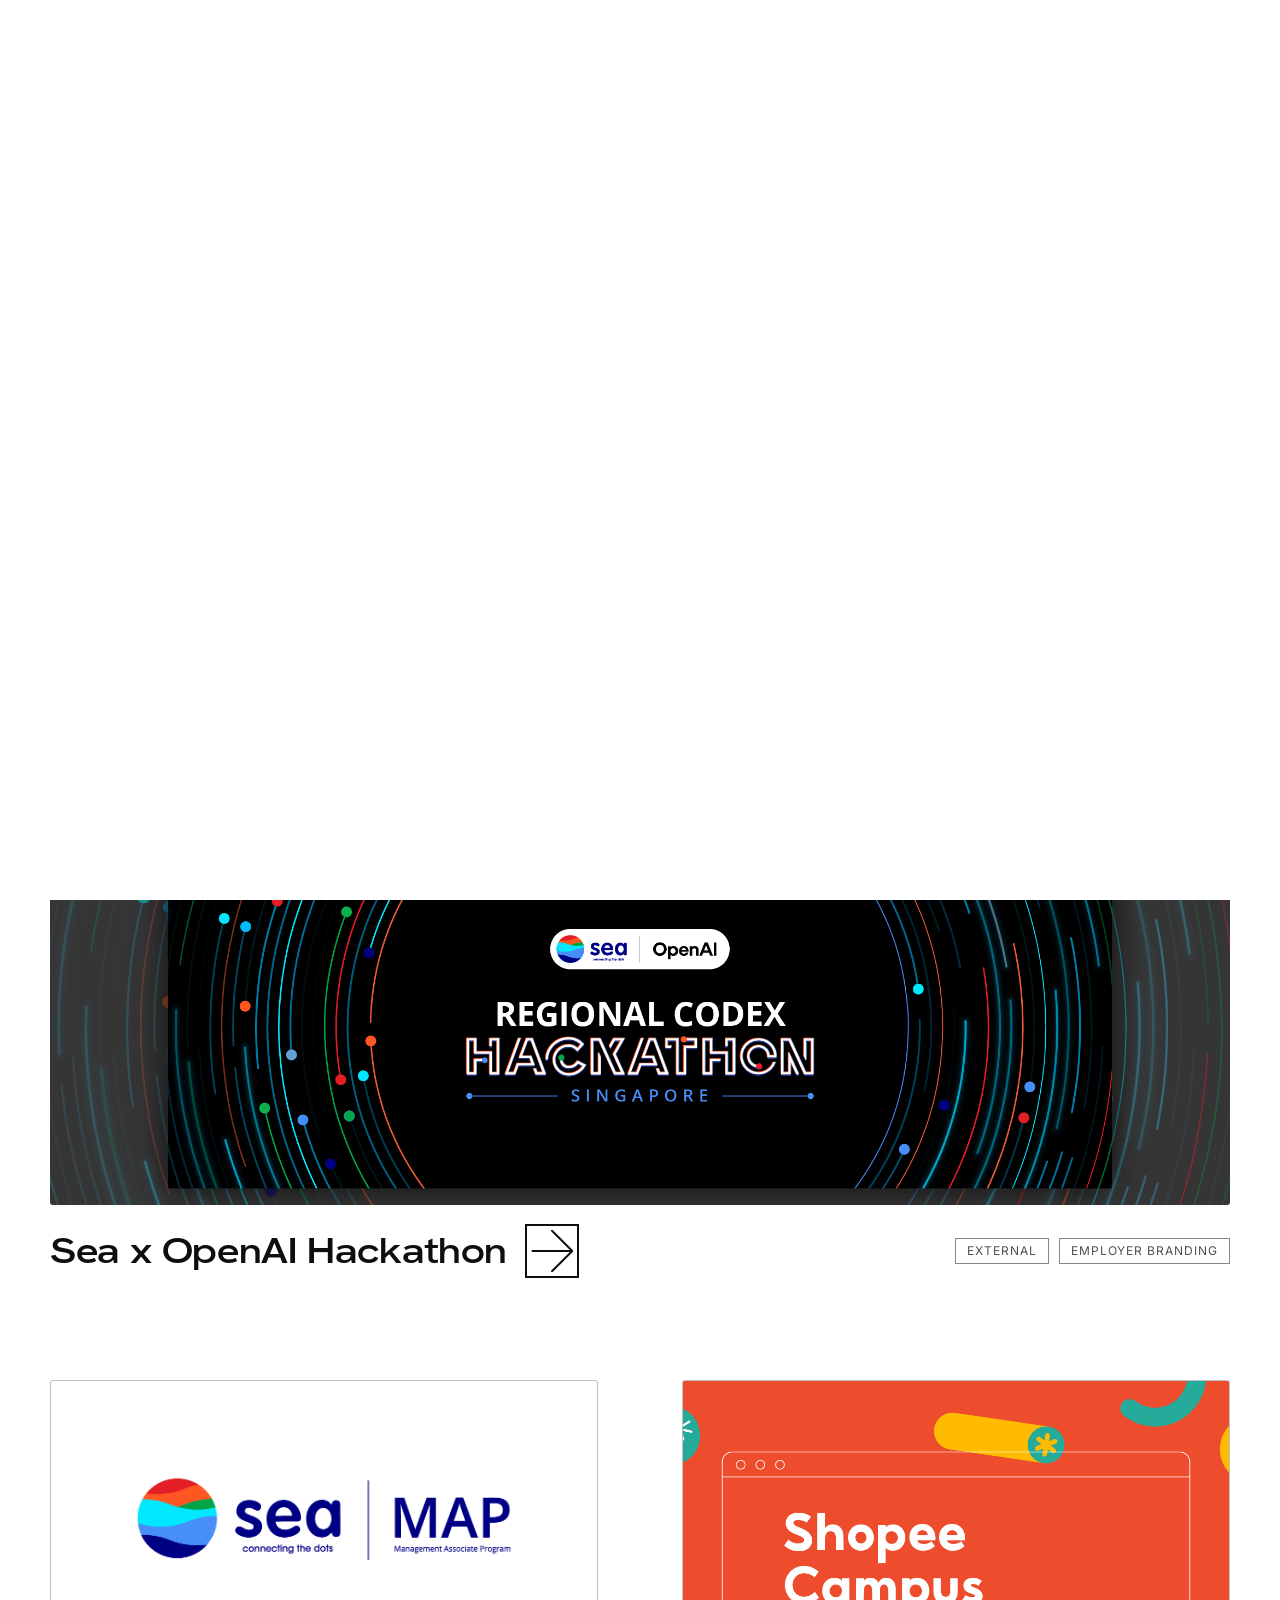
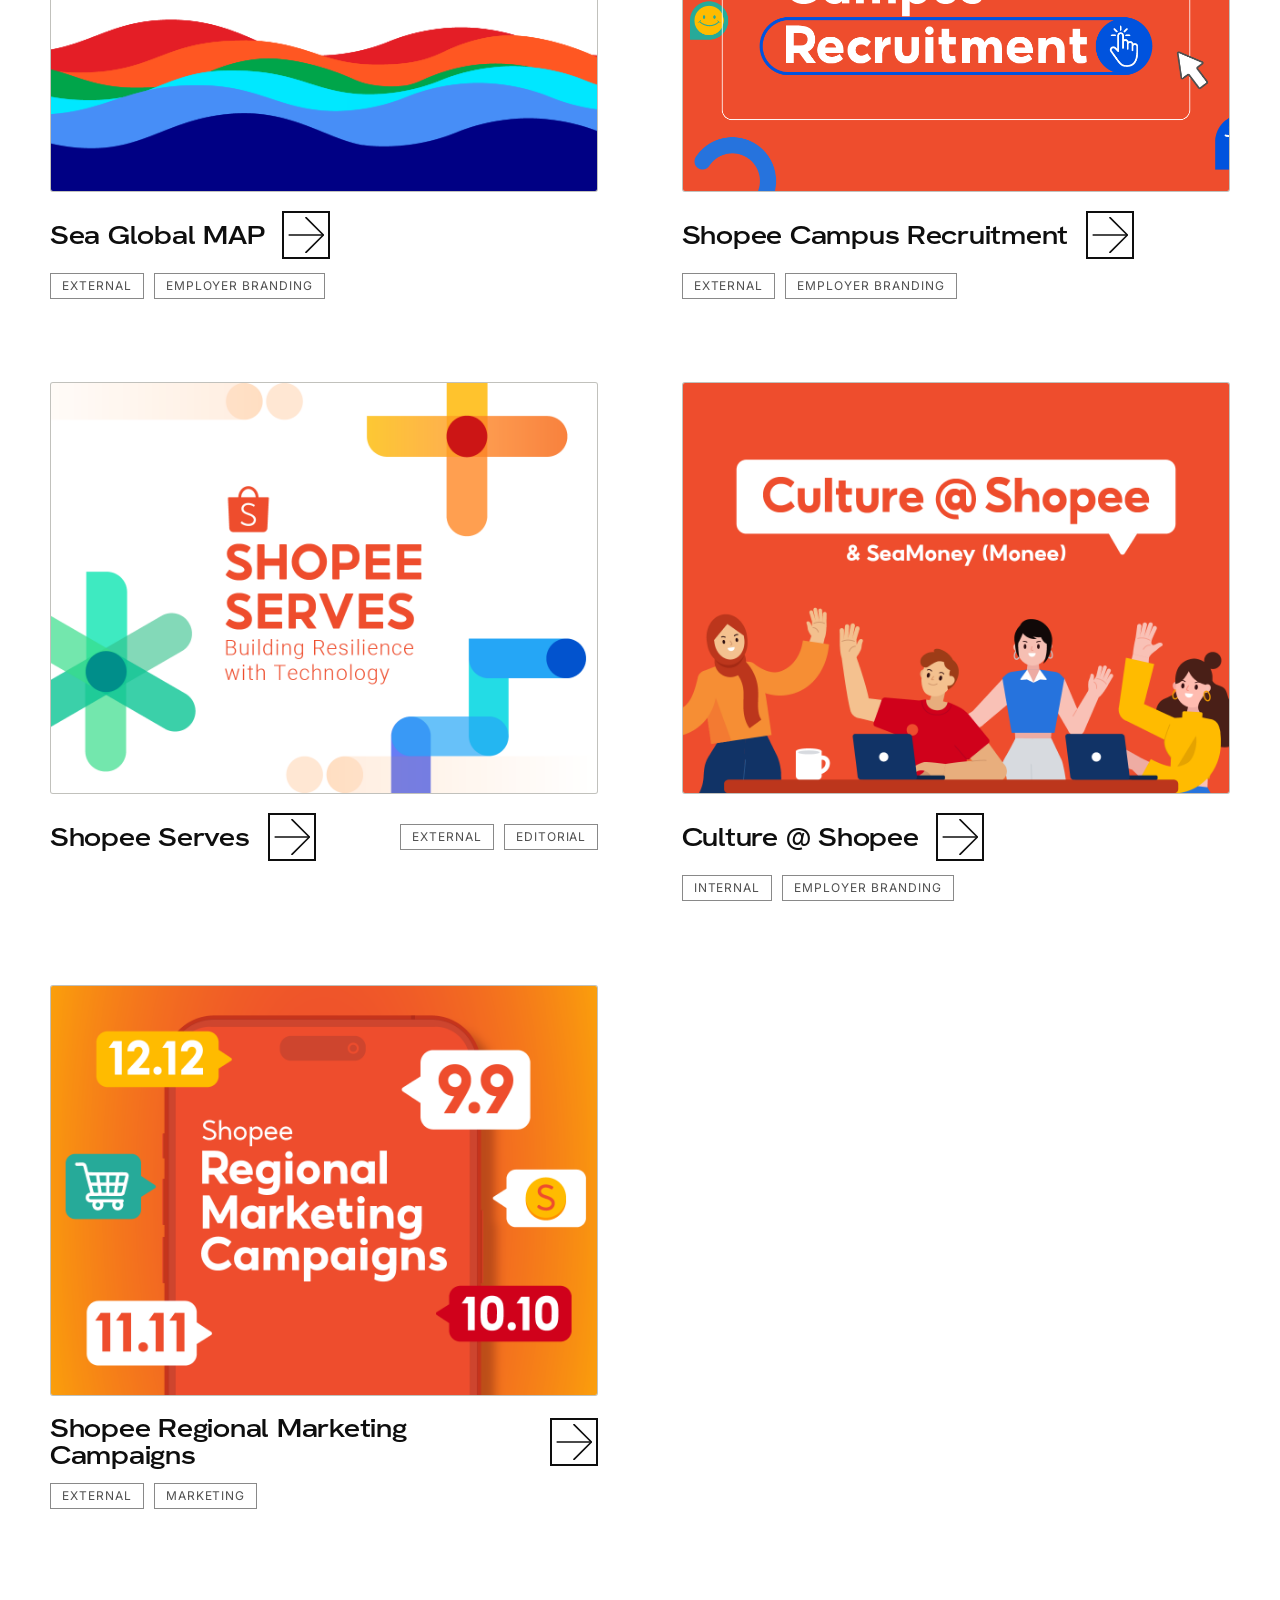
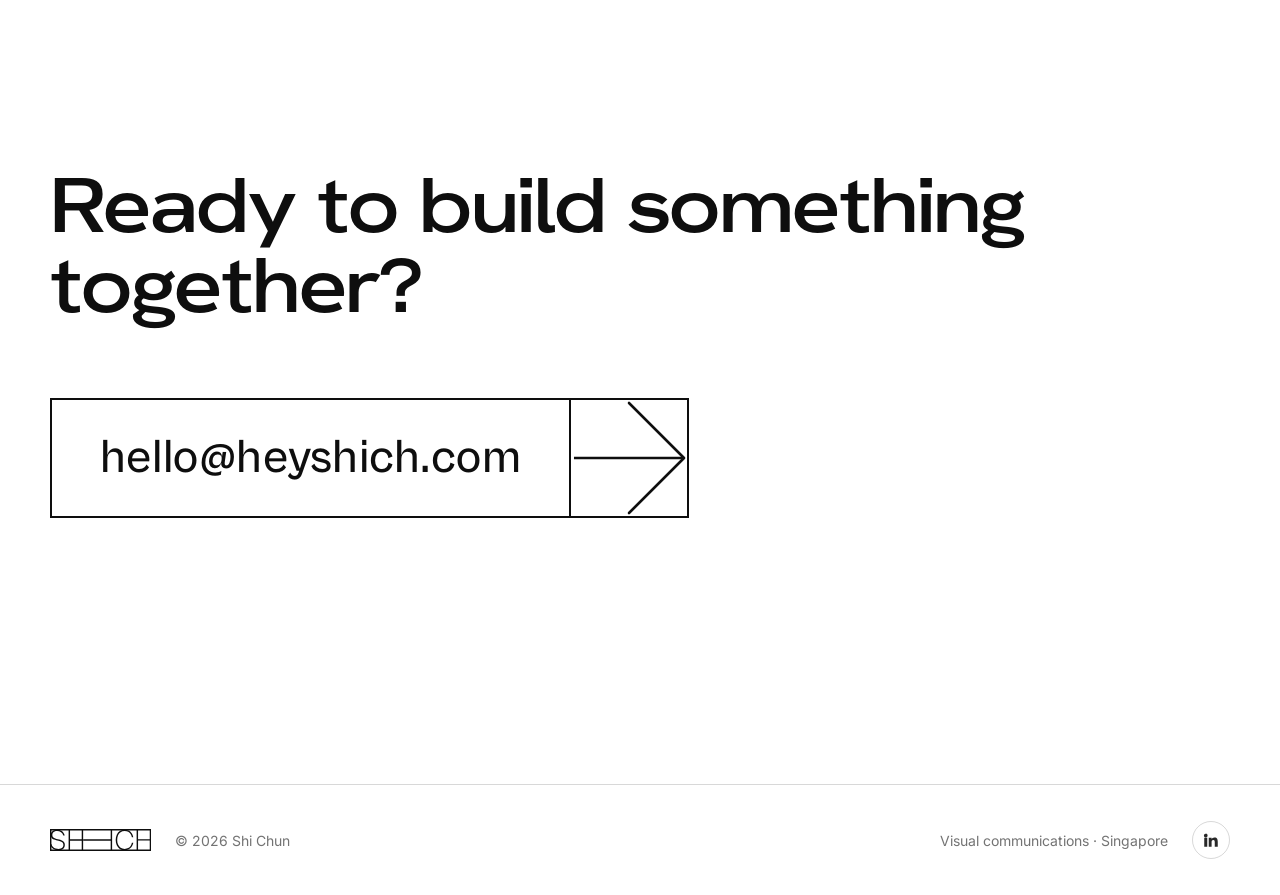
<file: index.html>
<!DOCTYPE html>
<html lang="en-GB">
<head>
  <meta charset="UTF-8" />
  <meta name="viewport" content="width=device-width, initial-scale=1.0" />
  <title>Shich — Visual Communications Designer</title>
  <meta name="description" content="Shich (Shi Chun) — a visual communications designer with over a decade of experience designing within brand systems, building trust for brands both internally and externally. Sea, Shopee, Garena." />

  <!-- Inline SVG favicon: the wordmark (completed) -->
  <link rel="icon" href="data:image/svg+xml,%3Csvg xmlns='http://www.w3.org/2000/svg' viewBox='0 0 376 81.75'%3E%3Cg fill='%230E0E0E'%3E%3Cpath d='M31.36 78.87c-4.28 0-8.47-.65-12.57-1.94s-7.72-3.4-10.86-6.31c-3.14-2.92-6.38-10.28-7.93-14.79h5c1.33 4.51 3.43 8.07 6.31 10.69 2.88 2.62 6.11 4.51 9.69 5.65 3.58 1.15 7.03 1.72 10.36 1.72s6.26-.46 9.03-1.38 5.02-2.45 6.76-4.6 2.6-4.95 2.6-8.42c0-3.03-.63-5.52-1.88-7.48s-3.23-3.58-5.93-4.87-6.15-2.42-10.36-3.38l-8.75-1.99c-2.73-.59-5.3-1.37-7.7-2.33s-4.51-2.18-6.31-3.66-3.25-3.3-4.32-5.48-1.61-4.85-1.61-8.03c0-4.28 1.09-7.87 3.27-10.75s5.06-5.04 8.64-6.48 7.4-2.16 11.47-2.16c6.87 0 12.68 1.5 17.45 4.49 4.76 2.99 9.95 10.1 10.82 16.56h-5.01c-1.7-5.39-4.56-9.42-8.58-12.07s-8.99-3.99-14.9-3.99c-3.18 0-6.08.54-8.7 1.61s-4.75 2.64-6.37 4.71-2.44 4.65-2.44 7.75c0 4.36 1.33 7.63 3.99 9.8s6.61 3.86 11.85 5.04l9.42 2.22c2.95.66 5.74 1.5 8.36 2.49s4.89 2.29 6.81 3.88 3.43 3.51 4.54 5.76 1.66 5 1.66 8.25c0 4.28-1.09 7.88-3.27 10.8s-5.04 5.1-8.59 6.54-7.53 2.16-11.96 2.16Z'/%3E%3Cpath d='M277.41 78.87c-7.02 0-13-1.64-17.95-4.93s-8.73-7.79-11.35-13.51-3.93-12.28-3.93-19.66 1.31-13.94 3.93-19.66 6.41-10.23 11.35-13.51 10.93-4.93 17.95-4.93c5.83 0 10.86 1.05 15.07 3.16s7.66 4.98 10.36 8.64 5.47 9.22 6.7 15.79h-5.21c-.96-4.43-2.55-8.33-4.76-11.69s-5.13-6.02-8.75-7.98-8.09-2.94-13.4-2.94c-5.91 0-10.93 1.42-15.07 4.26s-7.27 6.74-9.42 11.69-3.21 10.67-3.21 17.17 1.07 12.13 3.21 17.11 5.28 8.9 9.42 11.74 9.16 4.26 15.07 4.26c5.32 0 9.78-.98 13.4-2.94s6.54-4.63 8.75-8.03 3.8-7.27 4.76-11.63h5.17c-.39 5.22-3.97 12.04-6.67 15.73s-6.15 6.59-10.36 8.7-9.23 3.16-15.07 3.16Z'/%3E%3Cpath d='M5.32 77.99H0V3.77h5.32v74.22Z'/%3E%3Cpath d='M0 5.32V0h376v5.32H0Z'/%3E%3Cpath d='M0 81.75v-5.32h376v5.32H0Z'/%3E%3Cg transform='translate(69.13 3.77)'%3E%3Cpath d='M161.71 74.22h-5.32V0h5.32v74.22Z'/%3E%3Cpath d='M54.06 39.77v-5.32h105v5.32h-105Z'/%3E%3Cpath d='M5.32 74.22H0V0h5.32v74.22Z'/%3E%3Cpath d='M54.06 74.22h-5.32V0h5.32v74.22Z'/%3E%3Cpath d='M2.66 39.77v-5.32h48.74v5.32H2.66Z'/%3E%3Cpath d='M258.12 74.22h-5.32V0h5.32v74.22ZM304.31 38.88h-49.52v-4.76h49.52v4.76ZM306.86 74.22h-5.32V0h5.32v74.22Z'/%3E%3C/g%3E%3C/g%3E%3C/svg%3E" />

  <!-- All fonts self-hosted from /fonts — no external CDN, works offline & on GitHub Pages -->

  <script>
    document.documentElement.classList.add("js");
    // Opening logo animation plays once per browser session — gate it as early
    // as possible (before the .intro overlay ever paints) so repeat page loads
    // within the same tab/session never flash it.
    try {
      if (sessionStorage.getItem("introPlayed") === "1") {
        document.documentElement.classList.add("intro-skip");
      }
    } catch (e) {}
  </script>

  <style>
    /* ─── Self-hosted fonts (portfolio/fonts) — no CDN, offline + GitHub-Pages safe ── */
    /* HK Grotesk Wide — display / headings */
    @font-face { font-family: "HK Grotesk Wide"; font-style: normal; font-weight: 400; font-display: swap; src: url("fonts/HKGroteskWide-Regular.otf") format("opentype"); }
    @font-face { font-family: "HK Grotesk Wide"; font-style: normal; font-weight: 500; font-display: swap; src: url("fonts/HKGroteskWide-Medium.otf") format("opentype"); }
    @font-face { font-family: "HK Grotesk Wide"; font-style: normal; font-weight: 600; font-display: swap; src: url("fonts/HKGroteskWide-SemiBold.otf") format("opentype"); }
    @font-face { font-family: "HK Grotesk Wide"; font-style: normal; font-weight: 700; font-display: swap; src: url("fonts/HKGroteskWide-Bold.otf") format("opentype"); }
    /* Cabinet Grotesk — labels / utility */
    @font-face { font-family: "Cabinet Grotesk"; font-style: normal; font-weight: 400; font-display: swap; src: url("fonts/CabinetGrotesk-Regular.woff2") format("woff2"), url("fonts/CabinetGrotesk-Regular.woff") format("woff"); }
    @font-face { font-family: "Cabinet Grotesk"; font-style: normal; font-weight: 500; font-display: swap; src: url("fonts/CabinetGrotesk-Medium.woff2") format("woff2"), url("fonts/CabinetGrotesk-Medium.woff") format("woff"); }
    @font-face { font-family: "Cabinet Grotesk"; font-style: normal; font-weight: 700; font-display: swap; src: url("fonts/CabinetGrotesk-Bold.woff2") format("woff2"), url("fonts/CabinetGrotesk-Bold.woff") format("woff"); }
    /* Inter (variable) — body */
    @font-face { font-family: "Inter"; font-style: normal; font-weight: 100 900; font-display: swap; src: url("fonts/Inter-Variable.ttf") format("truetype"); }
    @font-face { font-family: "Inter"; font-style: italic; font-weight: 100 900; font-display: swap; src: url("fonts/Inter-Italic-Variable.ttf") format("truetype"); }

    /* ─── Tokens (extracted from the Figma render) ─────────────────────── */
    :root {
      --bg:      #FFFFFF;   /* page — white */
      --panel:   #E3E4DD;   /* placeholder tone */
      --ink:     #0E0E0E;   /* headings / primary text */
      --ink-2:   #282828;   /* secondary text */
      --muted:   rgba(14,14,14,.58);
      --line:    rgba(14,14,14,.16);
      --line-2:  rgba(14,14,14,.34);
      --chip-border: #898989; /* category-box stroke (Figma) */
      --chip-text:   #505050; /* category-box text  (Figma) */
      --spring:  cubic-bezier(0.22, 1, 0.36, 1);

      --font-display: "Cabinet Grotesk", system-ui, sans-serif;
      --font-wide:    "Cabinet Grotesk", system-ui, sans-serif; /* utility labels (was Hanken) */
      --font-body:    "Inter", system-ui, -apple-system, "Segoe UI", sans-serif;
      --font-accent:  "Helvetica Neue", Arial, sans-serif; /* Neue Haas Grotesk Display stand-in */
      --font-hk:      "HK Grotesk Wide", "Cabinet Grotesk", system-ui, sans-serif;

      /* Figma content column = frame width − 50px margins each side.
         Every section is auto-layout "fill container" (align STRETCH / grow)
         up to a 1670px ceiling — content fills normally below that, then
         centres and holds at 1670px beyond it. --content-max is the actual
         content width; the shell's own max-width adds --pad back on so the
         side padding never eats into that 1670px once capped. */
      --pad: clamp(20px, 4vw, 50px);
      --content-max: 1670px;
    }

    * { box-sizing: border-box; }
    html { scroll-behavior: smooth; -webkit-text-size-adjust: 100%; }
    body {
      margin: 0; background: var(--bg); color: var(--ink);
      font-family: var(--font-body); font-size: 18px; line-height: 1.5;
      -webkit-font-smoothing: antialiased; text-rendering: optimizeLegibility;
    }
    ::selection { background: rgba(14,14,14,.14); }
    a { color: inherit; text-decoration: none; }
    img { max-width: 100%; display: block; }
    :focus-visible { outline: 2px solid var(--ink); outline-offset: 3px; border-radius: 2px; }

    .shell { width: 100%; max-width: calc(var(--content-max) + var(--pad) * 2); margin-inline: auto; padding-inline: var(--pad); }

    .skip-link { position: absolute; left: 12px; top: -60px; z-index: 100; background: var(--ink); color: var(--bg); padding: 10px 16px; border-radius: 6px; transition: top .2s var(--spring); }
    .skip-link:focus { top: 12px; }

    /* Wide utility label (HK Grotesk Wide voice) */
    .label {
      font-family: var(--font-wide); font-weight: 500;
      font-size: 12px; letter-spacing: 0.2em; text-transform: uppercase;
      color: var(--ink-2);
    }

    /* ─── Opening logo animation (intro overlay) ─────────────────────── */
    .intro { display: none; }
    html.js .intro {
      display: flex; position: fixed; inset: 0; z-index: 90;
      align-items: center; justify-content: center;
      background: var(--bg); padding: 0;
      transition: opacity .45s var(--spring);
    }
    .intro.done { opacity: 0; pointer-events: none; }
    /* Already played this session — skip it entirely, no flash */
    html.intro-skip .intro { display: none !important; }
    .intro-logo { width: 75vw; }
    @media (max-width: 640px) { .intro-logo { width: 90vw; } }
    .intro-logo svg { width: 100%; height: auto; display: block; overflow: hidden; }
    html.js.intro-lock, html.js.intro-lock body { overflow: hidden; }

    @keyframes introStemUp { from { transform: translateY(82px); } to { transform: translateY(0); } }
    @keyframes introClipClose { to { y: 40.875px; height: 0px; } }
    @keyframes introBarDown { to { transform: translateY(38.2px); } }
    @keyframes introBarUp { to { transform: translateY(-38.2px); } }
    @keyframes introBarShrink { to { transform: scaleX(0); } }
    .intro-stem { transform: translateY(82px); animation: introStemUp .55s var(--spring) both; }
    .intro-clip { animation: introClipClose .9s cubic-bezier(0.65,0,0.35,1) both; animation-delay: 2.7s; }
    /* Crossbars slide to centre (2.7–3.6s), then shorten toward the middle until gone (3.6–4.1s) */
    .intro-bar-move-top { animation: introBarDown .9s cubic-bezier(0.65,0,0.35,1) both; animation-delay: 2.7s; }
    .intro-bar-move-bottom { animation: introBarUp .9s cubic-bezier(0.65,0,0.35,1) both; animation-delay: 2.7s; }
    .intro-bar-shrink { transform-box: fill-box; transform-origin: center; animation: introBarShrink .5s cubic-bezier(0.65,0,0.35,1) both; animation-delay: 3.6s; }

    /* ─── Header ─────────────────────────────────────────────────────── */
    header {
      position: sticky; top: 0; z-index: 40;
      background: color-mix(in srgb, var(--bg) 86%, transparent);
      backdrop-filter: blur(10px); -webkit-backdrop-filter: blur(10px);
      border-bottom: 1px solid transparent; transition: border-color .3s var(--spring);
    }
    header.scrolled { border-bottom-color: var(--line); }
    .nav { display: flex; align-items: center; justify-content: space-between; padding-block: 20px; }
    .nav-links { display: flex; align-items: center; gap: clamp(20px, 4vw, 40px); }
    .nav-links a { font-family: var(--font-wide); font-size: 15px; font-weight: 500; letter-spacing: 0.02em; color: var(--ink-2); transition: color .2s var(--spring); position: relative; }
    .nav-links a::after { content: ""; position: absolute; left: 0; right: 100%; bottom: -3px; height: 1.5px; background: var(--ink); transition: right .3s var(--spring); }
    .nav-links a:hover { color: var(--ink); }
    .nav-links a:hover::after { right: 0; }

    /* Interactive navbar logo (hover completes the wordmark) */
    .logo-link { display: inline-flex; color: var(--ink); }
    .logo-link svg { height: clamp(26px, 2.6vw, 34px); width: auto; display: block; overflow: hidden; }
    .logo-piece { transform: translateY(82px); transition: transform .55s var(--spring); }
    .logo-link:hover .logo-piece, .logo-link:focus-visible .logo-piece { transform: translateY(0); }

    /* ─── Hero ───────────────────────────────────────────────────────── */
    /* Figma: hero text frame is grow:1 (fill container), 88px / 105px line-height.
       No max-width — the statement fills the column and keeps filling past 1440. */
    @keyframes heroFadeIn { from { opacity: 0; } to { opacity: 1; } }
    .hero { padding-top: clamp(3.75rem, 15vw, 210px); padding-bottom: clamp(6rem, 14vw, 200px); aspect-ratio: 3840 / 1000; max-height: 1000px; display: flex; align-items: center; background: #b09fa9 url('assets/Header-Photo2.jpg') center / cover no-repeat; opacity: 0; animation: heroFadeIn 1.2s var(--spring) .3s both; }
    .hero h1 {
      font-family: var(--font-hk); font-stretch: 125%; font-weight: 400;
      font-size: clamp(1.6rem, 3.3vw, 64px); line-height: 1.14;
      letter-spacing: -0.02em; margin: 0; max-width: 1100px; color: var(--ink);
      position: relative;
    }
    .hero h1 b { font-weight: 700; color: var(--ink); }
    .hero .em { font-family: var(--font-accent); font-style: normal; padding: 0 0.06em; }
    .hero-ul {
      position: absolute; background: #fff; z-index: 0;
      transform: scaleX(0); transform-origin: left; pointer-events: none;
      transition: transform .8s var(--spring);
    }
    .hero h1 .word { position: relative; z-index: 1; }
    .hero h1 .word.ul-trigger { cursor: default; }
    .hero h1.ul-active .hero-ul { transform: scaleX(1); }
    /* Word-stagger reveal */
    .word { display: inline-block; overflow: hidden; vertical-align: bottom; padding-bottom: 0.08em; }
    html.js .word > span { display: inline-block; will-change: transform; transform: translateY(110%); }
    @keyframes wordIn { from { transform: translateY(110%); } to { transform: translateY(0); } }
    body.intro-done .word > span { animation: wordIn .6s var(--spring) both; animation-delay: calc(var(--i) * 50ms + 0.4s); }

    /* ─── Section scaffold ───────────────────────────────────────────── */
    /* Adjacent sections sum to the Figma's ~200px inter-section gaps */
    section { padding-block: clamp(3rem, 7vw, 104px); }
    .sec-head { display: flex; align-items: center; gap: clamp(14px, 1.6vw, 22px); margin-bottom: clamp(2rem, 4vw, 3.25rem); }
    .sec-mark { flex: none; width: clamp(34px, 4vw, 50px); height: clamp(34px, 4vw, 50px); color: var(--ink); }
    .sec-mark svg { width: 100%; height: 100%; display: block; }
    .sec-title { font-family: var(--font-hk); font-stretch: 125%; font-weight: 500; font-size: clamp(2rem, 4.6vw, 3.5rem); line-height: 1.02; letter-spacing: -0.01em; margin: 0; }
    .sec-title .sub { display: block; font-family: var(--font-wide); font-weight: 500; font-size: 12px; letter-spacing: 0.2em; text-transform: uppercase; color: var(--muted); margin-top: 8px; }

    /* Reveal on scroll */
    html.js .reveal { opacity: 0; transform: translateY(24px); }
    html.js .reveal.in { opacity: 1; transform: none; transition: opacity .7s var(--spring), transform .8s var(--spring); }

    /* ─── Boxed diagonal arrow (+ idle & hover motion) ───────────────── */
    .arrow-box {
      position: relative; flex: none; display: grid; place-items: center; overflow: hidden;
      width: 52px; height: 52px; border: 1.5px solid var(--line-2); border-radius: 999px;
      color: var(--ink); transition: background .3s var(--spring), color .3s var(--spring), border-color .3s var(--spring);
    }
    .arrow-box svg { grid-area: 1 / 1; width: 40%; height: 40%; }
    .arrow-lead { animation: arrowBob 3s ease-in-out infinite; }
    @keyframes arrowBob { 0%,100% { transform: translate(0,0); } 50% { transform: translate(2px,-2px); } }
    .arrow-trail { transform: translate(-26px, 26px); opacity: 0; }
    .arrow-hit:hover .arrow-box, a:hover > .arrow-box, .feat:hover .arrow-box, .proj:hover .arrow-box, .email:hover .arrow-box {
      background: var(--ink); color: var(--bg); border-color: var(--ink);
    }
    .arrow-hit:hover .arrow-lead, .feat:hover .arrow-lead, .proj:hover .arrow-lead, .email:hover .arrow-lead { animation: arrowLeave .5s var(--spring) forwards; }
    .arrow-hit:hover .arrow-trail, .feat:hover .arrow-trail, .proj:hover .arrow-trail, .email:hover .arrow-trail { animation: arrowEnter .5s var(--spring) forwards; }
    @keyframes arrowLeave { to { transform: translate(26px, -26px); opacity: 0; } }
    @keyframes arrowEnter { 55% { opacity: 1; } to { transform: translate(0,0); opacity: 1; } }

    /* ─── Square boxed arrow for case studies (Box.svg + Arrow.svg),
           animated the same way as the circle arrow but horizontally ───── */
    .arrow-sq {
      position: relative; flex: none; display: grid; place-items: center; overflow: hidden;
      width: 48px; height: 48px; border: 2px solid var(--ink); border-radius: 0;
      color: var(--ink); transition: background .3s var(--spring), color .3s var(--spring), border-color .3s var(--spring);
    }
    .proj-lead .arrow-sq { width: 54px; height: 54px; }
    /* Fullbox.svg look: the arrow fills the entire box, edge to edge */
    .arrow-sq svg { grid-area: 1 / 1; width: 100%; height: 100%; padding: 4px; }
    .arrow-sq .arrow-lead { animation: arrowBobX 3s ease-in-out infinite; }
    .arrow-sq .arrow-trail { transform: translateX(-118%); opacity: 0; }
    .proj:hover .arrow-sq { background: var(--ink); color: var(--bg); border-color: var(--ink); }
    .proj:hover .arrow-sq .arrow-lead { animation: arrowLeaveFull .5s var(--spring) forwards; }
    .proj:hover .arrow-sq .arrow-trail { animation: arrowEnterFull .5s var(--spring) forwards; }
    @keyframes arrowBobX { 0%,100% { transform: translateX(0); } 50% { transform: translateX(3px); } }
    @keyframes arrowLeaveX { to { transform: translateX(32px); opacity: 0; } }
    @keyframes arrowEnterX { 55% { opacity: 1; } to { transform: translateX(0); opacity: 1; } }
    @keyframes arrowLeaveFull { to { transform: translateX(118%); opacity: 0; } }
    @keyframes arrowEnterFull { 55% { opacity: 1; } to { transform: translateX(0); opacity: 1; } }

    /* ─── Category boxes (Figma: 1px #898989 border, square corners,
           5×12 padding, #505050) — now UPPERCASE, right-aligned on the
           title line ─────────────────────────────────────────────────── */
    .chips { display: flex; flex-wrap: wrap; gap: 8px 10px; margin: 0; justify-content: flex-end; }
    .chip {
      font-family: var(--font-body); font-weight: 400; font-size: 12px; line-height: 1;
      letter-spacing: 0.08em; text-transform: uppercase;
      color: var(--chip-text); border: 1px solid var(--chip-border);
      padding: 6px 11px; white-space: nowrap;
    }

    /* ─── Selected Work (one section; all projects filed here) ────────── */
    .work { display: flex; flex-direction: column; gap: clamp(4rem, 8vw, 8rem); }
    .grid { display: grid; grid-template-columns: repeat(2, 1fr); gap: clamp(4rem, 6.5vw, 7rem) clamp(4rem, 6.5vw, 8.125rem); }
    @media (max-width: 760px) { .grid { grid-template-columns: 1fr; } }

    .proj { display: block; }
    .proj-media { position: relative; border-radius: 3px; overflow: hidden; aspect-ratio: 4 / 3;
      background: var(--panel); border: 1px solid var(--line); display: grid; place-items: center;
      transition: border-color .3s var(--spring); }
    .proj-media img { width: 100%; height: 100%; object-fit: cover; transition: transform .7s var(--spring); }
    .proj:hover .proj-media img { transform: scale(1.02); }
    .proj:hover .proj-media { border-color: var(--line-2); }
    /* Lead card = the real KV, full width, wide aspect (Figma featured block) */
    .proj-lead .proj-media { aspect-ratio: 2158 / 650; background: #050505; border: none; }
    .proj-ph { position: absolute; top: 14px; right: 16px; font-family: var(--font-wide); font-size: 10.5px; letter-spacing: .18em; text-transform: uppercase; color: var(--muted); border: 1px solid var(--line-2); border-radius: 999px; padding: 3px 9px; }
    .proj-glyph { font-family: var(--font-display); font-weight: 500; font-size: clamp(1.3rem, 2.4vw, 2rem); letter-spacing: -0.02em; color: var(--ink); opacity: .9; text-align: center; padding: 0 1.5rem; }
    /* Title + arrow on the left; categories right-aligned on the same line,
       sitting just under the thumbnail's bottom-right corner. */
    .proj-body { margin-top: clamp(1rem, 1.5vw, 1.4rem); }
    .proj-row { display: flex; align-items: center; justify-content: space-between; gap: 0.9rem 1.75rem; flex-wrap: wrap; }
    .proj-head { display: flex; align-items: center; gap: clamp(0.85rem, 1.4vw, 1.2rem); min-width: 0; }
    .proj-title { font-family: var(--font-hk); font-stretch: 125%; font-weight: 500; letter-spacing: -0.01em; line-height: 1.04; margin: 0;
      font-size: clamp(1.25rem, 2vw, 1.75rem); }
    .proj-lead .proj-title { font-size: clamp(1.5rem, 2.8vw, 2.4rem); }
    @media (max-width: 560px) { .proj-row { align-items: flex-start; } .chips { justify-content: flex-start; } }

    /* ─── Contact ────────────────────────────────────────────────────── */
    .contact { padding-top: clamp(5rem, 13vw, 220px); padding-bottom: calc(clamp(5rem, 13vw, 220px) + 100px); }
    .contact h2 { font-family: var(--font-hk); font-stretch: 125%; font-weight: 500; font-size: clamp(2.2rem, 6vw, 84px); line-height: 1.05; letter-spacing: -0.02em; margin: 0 0 clamp(2.5rem, 6vw, 4.5rem); max-width: 14em; }
    .email {
      display: inline-flex; align-items: stretch; gap: 0; cursor: pointer;
      padding: 0; /* strip default <button> padding so the arrow box fills its square */
      border: 2px solid var(--ink); border-radius: 0; overflow: hidden;
      background: transparent; color: var(--ink); font-family: var(--font-wide);
      transition: transform .18s var(--spring);
    }
    .email:hover { transform: translateY(-2px); }
    .email .addr { display: flex; align-items: center; font-size: clamp(1.4rem, 4.5vw, 3rem); font-weight: 500; letter-spacing: 0.005em; padding: clamp(1rem, 2.4vw, 1.7rem) clamp(1.5rem, 4vw, 3rem); white-space: nowrap; }
    /* Square Box + Arrow cap, animated like the case-study arrows */
    .email .arrow-box { border: none; border-left: 2px solid var(--ink); border-radius: 0; width: clamp(72px, 10vw, 118px); height: auto; align-self: stretch; }
    /* Arrow stretches to fill the whole cell, edge to edge (like Fullbox.svg);
       the SVGs carry preserveAspectRatio="none" so they fill both dimensions. */
    .email .arrow-box svg { width: 100%; height: 100%; padding: 1px; }
    .email .arrow-box svg line, .email .arrow-box svg polyline { stroke-width: 1.2px; } /* keep weight even with the big cell */
    .email .arrow-lead { animation: none; }
    .email .arrow-trail { transform: translateX(-118%); }
    .email:hover .arrow-box { background: var(--ink); color: var(--bg); }
    .email:hover .arrow-lead { animation: arrowLeaveFull .5s var(--spring) forwards; }
    .email:hover .arrow-trail { animation: arrowEnterFull .5s var(--spring) forwards; }
    .email.copied { border-color: var(--ink); }
    .email.copied .arrow-box { background: var(--ink); color: var(--bg); }
    .contact-note { margin-top: 1.5rem; color: var(--muted); font-size: 15px; }
    .contact-note a { color: var(--ink-2); text-decoration: underline; text-underline-offset: 3px; }
    .contact-note a:hover { color: var(--ink); }

    /* ─── Footer ─────────────────────────────────────────────────────── */
    footer { border-top: 1px solid var(--line); }
    .foot { display: flex; align-items: center; gap: 1.5rem; padding-block: 2.25rem; flex-wrap: wrap; }
    .foot .logo-foot { color: var(--ink); }
    .foot .logo-foot svg { height: 22px; width: auto; display: block; }
    .foot p { margin: 0; color: var(--muted); font-size: 14px; }
    .foot .spacer { flex: 1; }
    .foot .social { width: 38px; height: 38px; border: 1px solid var(--line); border-radius: 999px; display: grid; place-items: center; color: var(--ink-2); transition: background .25s var(--spring), color .25s var(--spring), border-color .25s var(--spring); }
    .foot .social:hover { background: var(--ink); color: var(--bg); border-color: var(--ink); }

    /* ─── Responsive collapse (Figma is a single 1440 frame; these keep its
           proportions as the column narrows) ──────────────────────────── */
    @media (max-width: 900px) {
      .feat-meta { align-items: flex-start; }
    }
    @media (max-width: 640px) {
      .hero { padding-top: clamp(2.5rem, 20vw, 5rem); background-position: 60% center; }
      .hero h1 { max-width: 75%; }
      .sec-head { gap: 11px; }
      .sec-mark { width: 18px; height: 18px; }
      .feat-meta { flex-direction: column; align-items: flex-start; gap: 1.1rem; }
      .proj-meta { gap: 1rem; }
      .email .addr { font-size: clamp(0.95rem, 5vw, 1.25rem); }
      .foot { gap: 1rem 1.25rem; }
      .foot p:last-of-type { display: none; }
    }

    @media (prefers-reduced-motion: reduce) {
      * { animation-duration: .001ms !important; animation-iteration-count: 1 !important; transition-duration: .001ms !important; scroll-behavior: auto !important; }
      html.js .word > span, html.js body:not(.intro-done) .word > span { opacity: 1 !important; transform: none !important; }
      html.js .reveal { opacity: 1; transform: none; }
      .arrow-trail { display: none; }
    }
  </style>
</head>

<body>
  <a href="#work" class="skip-link">Skip to work</a>

  <!-- ─── Opening logo animation ─────────────────────────────────────── -->
  <div class="intro" id="intro" aria-hidden="true">
    <div class="intro-logo">
      <svg viewBox="0 0 376 81.75">
        <defs>
          <clipPath id="introLogoClip">
            <rect class="intro-clip" x="0" y="0" width="376" height="81.75"></rect>
          </clipPath>
        </defs>
        <g class="intro-outro" fill="#0E0E0E">
          <g clip-path="url(#introLogoClip)">
            <path d="M31.36,78.87c-4.28,0-8.47-.65-12.57-1.94s-7.72-3.4-10.86-6.31c-3.14-2.92-6.38-10.28-7.93-14.79h5c1.33,4.51,3.43,8.07,6.31,10.69,2.88,2.62,6.11,4.51,9.69,5.65,3.58,1.15,7.03,1.72,10.36,1.72s6.26-.46,9.03-1.38c2.77-.92,5.02-2.45,6.76-4.6,1.73-2.14,2.6-4.95,2.6-8.42,0-3.03-.63-5.52-1.88-7.48-1.26-1.96-3.23-3.58-5.93-4.87-2.7-1.29-6.15-2.42-10.36-3.38l-8.75-1.99c-2.73-.59-5.3-1.37-7.7-2.33-2.4-.96-4.51-2.18-6.31-3.66-1.81-1.48-3.25-3.3-4.32-5.48-1.07-2.18-1.61-4.85-1.61-8.03,0-4.28,1.09-7.87,3.27-10.75,2.18-2.88,5.06-5.04,8.64-6.48,3.58-1.44,7.4-2.16,11.47-2.16,6.87,0,12.68,1.5,17.45,4.49,4.76,2.99,9.95,10.1,10.82,16.56h-5.01c-1.7-5.39-4.56-9.42-8.58-12.07-4.03-2.66-8.99-3.99-14.9-3.99-3.18,0-6.08.54-8.7,1.61-2.62,1.07-4.75,2.64-6.37,4.71-1.63,2.07-2.44,4.65-2.44,7.75,0,4.36,1.33,7.63,3.99,9.8,2.66,2.18,6.61,3.86,11.85,5.04l9.42,2.22c2.95.66,5.74,1.5,8.36,2.49,2.62,1,4.89,2.29,6.81,3.88,1.92,1.59,3.43,3.51,4.54,5.76,1.11,2.25,1.66,5,1.66,8.25,0,4.28-1.09,7.88-3.27,10.8-2.18,2.92-5.04,5.1-8.59,6.54s-7.53,2.16-11.96,2.16Z"></path>
            <path d="M277.41,78.87c-7.02,0-13-1.64-17.95-4.93-4.95-3.29-8.73-7.79-11.35-13.51-2.62-5.72-3.93-12.28-3.93-19.66s1.31-13.94,3.93-19.66c2.62-5.72,6.41-10.23,11.35-13.51,4.95-3.29,10.93-4.93,17.95-4.93,5.83,0,10.86,1.05,15.07,3.16s7.66,4.98,10.36,8.64c2.7,3.66,5.47,9.22,6.7,15.79h-5.21c-.96-4.43-2.55-8.33-4.76-11.69-2.22-3.36-5.13-6.02-8.75-7.98-3.62-1.96-8.09-2.94-13.4-2.94-5.91,0-10.93,1.42-15.07,4.26-4.14,2.84-7.27,6.74-9.42,11.69-2.14,4.95-3.21,10.67-3.21,17.17s1.07,12.13,3.21,17.11c2.14,4.98,5.28,8.9,9.42,11.74,4.13,2.84,9.16,4.26,15.07,4.26,5.32,0,9.78-.98,13.4-2.94,3.62-1.96,6.54-4.63,8.75-8.03,2.22-3.4,3.8-7.27,4.76-11.63h5.17c-.39,5.22-3.97,12.04-6.67,15.73-2.7,3.69-6.15,6.59-10.36,8.7s-9.23,3.16-15.07,3.16Z"></path>
            <path d="M5.32,77.99H0V3.77h5.32v74.22Z"></path>
            <g transform="translate(69.13,3.77)">
              <path class="intro-stem" style="animation-delay:.40s"  d="M5.32,74.22H0V0h5.32v74.22Z"></path>
              <path class="intro-stem" style="animation-delay:.58s"  d="M2.66,39.77v-5.32s48.74,0,48.74,0v5.32s-48.74,0-48.74,0Z"></path>
              <path class="intro-stem" style="animation-delay:.76s"  d="M54.06,74.22h-5.32V0h5.32v74.22Z"></path>
              <path class="intro-stem" style="animation-delay:.94s"  d="M54.06,39.77v-5.32s105,0,105,0v5.32s-105,0-105,0Z"></path>
              <path class="intro-stem" style="animation-delay:1.11s" d="M161.71,74.22h-5.32V0h5.32v74.22Z"></path>
              <path class="intro-stem" style="animation-delay:1.29s" d="M258.12,74.22h-5.32V0h5.32v74.22Z"></path>
              <path class="intro-stem" style="animation-delay:1.47s" d="M304.31,38.88h-49.52v-4.76h49.52v4.76Z"></path>
              <path class="intro-stem" style="animation-delay:1.65s" d="M306.86,74.22h-5.32V0h5.32v74.22Z"></path>
            </g>
          </g>
          <g class="intro-bar-move-top"><path class="intro-bar-shrink" d="M0,5.32V0s376,0,376,0v5.32S0,5.32,0,5.32Z"></path></g>
          <g class="intro-bar-move-bottom"><path class="intro-bar-shrink" d="M0,81.75v-5.32s376,0,376,0v5.32S0,81.75,0,81.75Z"></path></g>
        </g>
      </svg>
    </div>
  </div>

  <!-- ─── Header ─────────────────────────────────────────────────────── -->
  <header id="siteHeader">
    <div class="shell nav">
      <a href="#top" class="logo-link" aria-label="Shich — home">
        <svg viewBox="0 0 376 81.75" role="img" aria-hidden="true">
          <g fill="currentColor">
            <path d="M31.36,78.87c-4.28,0-8.47-.65-12.57-1.94s-7.72-3.4-10.86-6.31c-3.14-2.92-6.38-10.28-7.93-14.79h5c1.33,4.51,3.43,8.07,6.31,10.69,2.88,2.62,6.11,4.51,9.69,5.65,3.58,1.15,7.03,1.72,10.36,1.72s6.26-.46,9.03-1.38c2.77-.92,5.02-2.45,6.76-4.6,1.73-2.14,2.6-4.95,2.6-8.42,0-3.03-.63-5.52-1.88-7.48-1.26-1.96-3.23-3.58-5.93-4.87-2.7-1.29-6.15-2.42-10.36-3.38l-8.75-1.99c-2.73-.59-5.3-1.37-7.7-2.33-2.4-.96-4.51-2.18-6.31-3.66-1.81-1.48-3.25-3.3-4.32-5.48-1.07-2.18-1.61-4.85-1.61-8.03,0-4.28,1.09-7.87,3.27-10.75,2.18-2.88,5.06-5.04,8.64-6.48,3.58-1.44,7.4-2.16,11.47-2.16,6.87,0,12.68,1.5,17.45,4.49,4.76,2.99,9.95,10.1,10.82,16.56h-5.01c-1.7-5.39-4.56-9.42-8.58-12.07-4.03-2.66-8.99-3.99-14.9-3.99-3.18,0-6.08.54-8.7,1.61-2.62,1.07-4.75,2.64-6.37,4.71-1.63,2.07-2.44,4.65-2.44,7.75,0,4.36,1.33,7.63,3.99,9.8,2.66,2.18,6.61,3.86,11.85,5.04l9.42,2.22c2.95.66,5.74,1.5,8.36,2.49,2.62,1,4.89,2.29,6.81,3.88,1.92,1.59,3.43,3.51,4.54,5.76,1.11,2.25,1.66,5,1.66,8.25,0,4.28-1.09,7.88-3.27,10.8-2.18,2.92-5.04,5.1-8.59,6.54s-7.53,2.16-11.96,2.16Z"></path>
            <path d="M277.41,78.87c-7.02,0-13-1.64-17.95-4.93-4.95-3.29-8.73-7.79-11.35-13.51-2.62-5.72-3.93-12.28-3.93-19.66s1.31-13.94,3.93-19.66c2.62-5.72,6.41-10.23,11.35-13.51,4.95-3.29,10.93-4.93,17.95-4.93,5.83,0,10.86,1.05,15.07,3.16s7.66,4.98,10.36,8.64c2.7,3.66,5.47,9.22,6.7,15.79h-5.21c-.96-4.43-2.55-8.33-4.76-11.69-2.22-3.36-5.13-6.02-8.75-7.98-3.62-1.96-8.09-2.94-13.4-2.94-5.91,0-10.93,1.42-15.07,4.26-4.14,2.84-7.27,6.74-9.42,11.69-2.14,4.95-3.21,10.67-3.21,17.17s1.07,12.13,3.21,17.11c2.14,4.98,5.28,8.9,9.42,11.74,4.13,2.84,9.16,4.26,15.07,4.26,5.32,0,9.78-.98,13.4-2.94,3.62-1.96,6.54-4.63,8.75-8.03,2.22-3.4,3.8-7.27,4.76-11.63h5.17c-.39,5.22-3.97,12.04-6.67,15.73-2.7,3.69-6.15,6.59-10.36,8.7s-9.23,3.16-15.07,3.16Z"></path>
            <path d="M5.32,77.99H0V3.77h5.32v74.22Z"></path>
            <path d="M0,5.32V0s376,0,376,0v5.32S0,5.32,0,5.32Z"></path>
            <path d="M0,81.75v-5.32s376,0,376,0v5.32S0,81.75,0,81.75Z"></path>
          </g>
          <g class="logo-piece" fill="currentColor">
            <g transform="translate(69.13,3.77)">
              <path d="M161.71,74.22h-5.32V0h5.32v74.22Z"></path>
              <path d="M54.06,39.77v-5.32s105,0,105,0v5.32s-105,0-105,0Z"></path>
              <path d="M5.32,74.22H0V0h5.32v74.22Z"></path>
              <path d="M54.06,74.22h-5.32V0h5.32v74.22Z"></path>
              <path d="M2.66,39.77v-5.32s48.74,0,48.74,0v5.32s-48.74,0-48.74,0Z"></path>
              <path d="M258.12,74.22h-5.32V0h5.32v74.22ZM304.31,38.88h-49.52v-4.76h49.52v4.76ZM306.86,74.22h-5.32V0h5.32v74.22Z"></path>
            </g>
          </g>
        </svg>
      </a>
      <nav class="nav-links" aria-label="Primary">
        <a href="#work">Work</a>
        <a href="#contact">Contact</a>
      </nav>
    </div>
  </header>

  <main id="top">
    <!-- Hero -->
    <section class="hero">
      <div class="shell">
        <h1 id="heroStatement">Hey, I'm <b>Shich</b> <span class="em">—</span> a visual communications designer with over a decade of experience designing within brand systems, building trust for brands both internally and externally.</h1>
      </div>
    </section>

    <!-- Selected Work — every project filed under one section -->
    <section id="work" class="shell">
      <div class="sec-head reveal">
        <span class="sec-mark" aria-hidden="true">
          <svg viewBox="0 0 52 52" fill="none"><rect x="1" y=".9" width="50.1" height="50.1" stroke="currentColor" stroke-width="2" stroke-miterlimit="10"/><line x1=".9" y1="26" x2="51.1" y2="26" stroke="currentColor" stroke-width="2" stroke-miterlimit="10"/><polyline points="26 51.1 51.1 26 26 .9" fill="none" stroke="currentColor" stroke-width="2" stroke-linecap="round" stroke-linejoin="round"/></svg>
        </span>
        <h2 class="sec-title">Selected Work</h2>
      </div>

      <div class="work">
        <!-- Lead: the one project with a real key visual -->
        <a class="proj proj-lead reveal" href="sea-openai-hackathon.html" aria-label="Sea × OpenAI Hackathon">
          <div class="proj-media"><img src="assets/seaxopenai-kv-wide.png" alt="Regional Codex Hackathon Singapore — Sea x OpenAI key visual: concentric coloured light-trails on black with the Sea and OpenAI co-brand lockup" loading="eager" /></div>
          <div class="proj-body">
            <div class="proj-row">
              <div class="proj-head">
                <h3 class="proj-title">Sea x OpenAI Hackathon</h3>
                <span class="arrow-sq" aria-hidden="true">
                <svg class="arrow-lead" viewBox="0 0 52 52" fill="none"><line x1=".9" y1="26" x2="51.1" y2="26" stroke="currentColor" stroke-width="2.4" stroke-miterlimit="10"/><polyline points="26 51.1 51.1 26 26 .9" fill="none" stroke="currentColor" stroke-width="2.4" stroke-linecap="round" stroke-linejoin="round"/></svg>
                <svg class="arrow-trail" viewBox="0 0 52 52" fill="none"><line x1=".9" y1="26" x2="51.1" y2="26" stroke="currentColor" stroke-width="2.4" stroke-miterlimit="10"/><polyline points="26 51.1 51.1 26 26 .9" fill="none" stroke="currentColor" stroke-width="2.4" stroke-linecap="round" stroke-linejoin="round"/></svg>
              </span>
              </div>
              <div class="chips"><span class="chip">External</span><span class="chip">Employer Branding</span></div>
            </div>
          </div>
        </a>

        <div class="grid">
        <a class="proj reveal" href="sea-global-map.html" aria-label="Sea Global MAP">
          <div class="proj-media"><img src="assets/MAP Thumbnail.png" alt="Sea Global Management Associate Program key visual — six coloured waves with a white ring at centre" loading="lazy" /></div>
          <div class="proj-body">
            <div class="proj-row">
              <div class="proj-head">
                <h3 class="proj-title">Sea Global MAP</h3>
                <span class="arrow-sq" aria-hidden="true">
                <svg class="arrow-lead" viewBox="0 0 52 52" fill="none"><line x1=".9" y1="26" x2="51.1" y2="26" stroke="currentColor" stroke-width="2.4" stroke-miterlimit="10"/><polyline points="26 51.1 51.1 26 26 .9" fill="none" stroke="currentColor" stroke-width="2.4" stroke-linecap="round" stroke-linejoin="round"/></svg>
                <svg class="arrow-trail" viewBox="0 0 52 52" fill="none"><line x1=".9" y1="26" x2="51.1" y2="26" stroke="currentColor" stroke-width="2.4" stroke-miterlimit="10"/><polyline points="26 51.1 51.1 26 26 .9" fill="none" stroke="currentColor" stroke-width="2.4" stroke-linecap="round" stroke-linejoin="round"/></svg>
              </span>
              </div>
              <div class="chips"><span class="chip">External</span><span class="chip">Employer Branding</span></div>
            </div>
          </div>
        </a>

        <a class="proj reveal" href="shopee-campus-recruitment.html" aria-label="Shopee Campus Recruitment">
          <div class="proj-media"><img src="assets/Recruitment Thumbnail.png" alt="Shopee Campus Recruitment key visual — Shopee, Campus, Recruitment lockup in a browser-chrome box on an orange field" loading="lazy" /></div>
          <div class="proj-body">
            <div class="proj-row">
              <div class="proj-head">
                <h3 class="proj-title">Shopee Campus Recruitment</h3>
                <span class="arrow-sq" aria-hidden="true">
                <svg class="arrow-lead" viewBox="0 0 52 52" fill="none"><line x1=".9" y1="26" x2="51.1" y2="26" stroke="currentColor" stroke-width="2.4" stroke-miterlimit="10"/><polyline points="26 51.1 51.1 26 26 .9" fill="none" stroke="currentColor" stroke-width="2.4" stroke-linecap="round" stroke-linejoin="round"/></svg>
                <svg class="arrow-trail" viewBox="0 0 52 52" fill="none"><line x1=".9" y1="26" x2="51.1" y2="26" stroke="currentColor" stroke-width="2.4" stroke-miterlimit="10"/><polyline points="26 51.1 51.1 26 26 .9" fill="none" stroke="currentColor" stroke-width="2.4" stroke-linecap="round" stroke-linejoin="round"/></svg>
              </span>
              </div>
              <div class="chips"><span class="chip">External</span><span class="chip">Employer Branding</span></div>
            </div>
          </div>
        </a>

        <a class="proj reveal" href="shopee-serves.html" aria-label="Shopee Serves">
          <div class="proj-media"><img src="assets/shopeeserves/Shopee Serves Thumbnail.png" alt="Shopee Serves key visual — Shopee Serves wordmark centred among spinning, rolling accent shapes on white" loading="lazy" /></div>
          <div class="proj-body">
            <div class="proj-row">
              <div class="proj-head">
                <h3 class="proj-title">Shopee Serves</h3>
                <span class="arrow-sq" aria-hidden="true">
                <svg class="arrow-lead" viewBox="0 0 52 52" fill="none"><line x1=".9" y1="26" x2="51.1" y2="26" stroke="currentColor" stroke-width="2.4" stroke-miterlimit="10"/><polyline points="26 51.1 51.1 26 26 .9" fill="none" stroke="currentColor" stroke-width="2.4" stroke-linecap="round" stroke-linejoin="round"/></svg>
                <svg class="arrow-trail" viewBox="0 0 52 52" fill="none"><line x1=".9" y1="26" x2="51.1" y2="26" stroke="currentColor" stroke-width="2.4" stroke-miterlimit="10"/><polyline points="26 51.1 51.1 26 26 .9" fill="none" stroke="currentColor" stroke-width="2.4" stroke-linecap="round" stroke-linejoin="round"/></svg>
              </span>
              </div>
              <div class="chips"><span class="chip">External</span><span class="chip">Editorial</span></div>
            </div>
          </div>
        </a>

        <a class="proj reveal" href="culture-at-shopee.html" aria-label="Culture @ Shopee">
          <div class="proj-media"><img src="assets/shopeeserves/Culture Thumbnail.png" alt="Culture @ Shopee thumbnail" loading="lazy" /></div>
          <div class="proj-body">
            <div class="proj-row">
              <div class="proj-head">
                <h3 class="proj-title">Culture @ Shopee</h3>
                <span class="arrow-sq" aria-hidden="true">
                <svg class="arrow-lead" viewBox="0 0 52 52" fill="none"><line x1=".9" y1="26" x2="51.1" y2="26" stroke="currentColor" stroke-width="2.4" stroke-miterlimit="10"/><polyline points="26 51.1 51.1 26 26 .9" fill="none" stroke="currentColor" stroke-width="2.4" stroke-linecap="round" stroke-linejoin="round"/></svg>
                <svg class="arrow-trail" viewBox="0 0 52 52" fill="none"><line x1=".9" y1="26" x2="51.1" y2="26" stroke="currentColor" stroke-width="2.4" stroke-miterlimit="10"/><polyline points="26 51.1 51.1 26 26 .9" fill="none" stroke="currentColor" stroke-width="2.4" stroke-linecap="round" stroke-linejoin="round"/></svg>
              </span>
              </div>
              <div class="chips"><span class="chip">Internal</span><span class="chip">Employer Branding</span></div>
            </div>
          </div>
        </a>

        <a class="proj reveal" href="shopee-regional-marketing-campaigns.html" aria-label="Shopee Regional Marketing Campaigns">
          <div class="proj-media"><img src="assets/Campaigns Thumbnail.png" alt="Shopee Regional Marketing Campaigns" loading="lazy" /></div>
          <div class="proj-body">
            <div class="proj-row">
              <div class="proj-head">
                <h3 class="proj-title">Shopee Regional Marketing Campaigns</h3>
                <span class="arrow-sq" aria-hidden="true">
                <svg class="arrow-lead" viewBox="0 0 52 52" fill="none"><line x1=".9" y1="26" x2="51.1" y2="26" stroke="currentColor" stroke-width="2.4" stroke-miterlimit="10"/><polyline points="26 51.1 51.1 26 26 .9" fill="none" stroke="currentColor" stroke-width="2.4" stroke-linecap="round" stroke-linejoin="round"/></svg>
                <svg class="arrow-trail" viewBox="0 0 52 52" fill="none"><line x1=".9" y1="26" x2="51.1" y2="26" stroke="currentColor" stroke-width="2.4" stroke-miterlimit="10"/><polyline points="26 51.1 51.1 26 26 .9" fill="none" stroke="currentColor" stroke-width="2.4" stroke-linecap="round" stroke-linejoin="round"/></svg>
              </span>
              </div>
              <div class="chips"><span class="chip">External</span><span class="chip">Marketing</span></div>
            </div>
          </div>
        </a>

        </div>
      </div>
    </section>

    <!-- Contact -->
    <section id="contact" class="contact shell">
      <h2 class="reveal">Ready to build something together?</h2>
      <button id="emailBtn" type="button" class="email reveal" aria-label="Copy email address hello@heyshich.com">
        <span class="addr">hello@heyshich.com</span>
        <span class="arrow-box" aria-hidden="true">
          <svg class="arrow-lead" viewBox="0 0 52 52" fill="none" preserveAspectRatio="none"><line x1=".9" y1="26" x2="51.1" y2="26" stroke="currentColor" stroke-width="2.4" stroke-miterlimit="10"/><polyline points="26 51.1 51.1 26 26 .9" fill="none" stroke="currentColor" stroke-width="2.4" stroke-linecap="round" stroke-linejoin="round"/></svg>
          <svg class="arrow-trail" viewBox="0 0 52 52" fill="none" preserveAspectRatio="none"><line x1=".9" y1="26" x2="51.1" y2="26" stroke="currentColor" stroke-width="2.4" stroke-miterlimit="10"/><polyline points="26 51.1 51.1 26 26 .9" fill="none" stroke="currentColor" stroke-width="2.4" stroke-linecap="round" stroke-linejoin="round"/></svg>
        </span>
      </button>
    </section>
  </main>

  <!-- Footer -->
  <footer>
    <div class="shell foot">
      <span class="logo-foot" aria-hidden="true">
        <svg viewBox="0 0 376 81.75">
          <g fill="currentColor">
            <path d="M31.36,78.87c-4.28,0-8.47-.65-12.57-1.94s-7.72-3.4-10.86-6.31c-3.14-2.92-6.38-10.28-7.93-14.79h5c1.33,4.51,3.43,8.07,6.31,10.69,2.88,2.62,6.11,4.51,9.69,5.65,3.58,1.15,7.03,1.72,10.36,1.72s6.26-.46,9.03-1.38c2.77-.92,5.02-2.45,6.76-4.6,1.73-2.14,2.6-4.95,2.6-8.42,0-3.03-.63-5.52-1.88-7.48-1.26-1.96-3.23-3.58-5.93-4.87-2.7-1.29-6.15-2.42-10.36-3.38l-8.75-1.99c-2.73-.59-5.3-1.37-7.7-2.33-2.4-.96-4.51-2.18-6.31-3.66-1.81-1.48-3.25-3.3-4.32-5.48-1.07-2.18-1.61-4.85-1.61-8.03,0-4.28,1.09-7.87,3.27-10.75,2.18-2.88,5.06-5.04,8.64-6.48,3.58-1.44,7.4-2.16,11.47-2.16,6.87,0,12.68,1.5,17.45,4.49,4.76,2.99,9.95,10.1,10.82,16.56h-5.01c-1.7-5.39-4.56-9.42-8.58-12.07-4.03-2.66-8.99-3.99-14.9-3.99-3.18,0-6.08.54-8.7,1.61-2.62,1.07-4.75,2.64-6.37,4.71-1.63,2.07-2.44,4.65-2.44,7.75,0,4.36,1.33,7.63,3.99,9.8,2.66,2.18,6.61,3.86,11.85,5.04l9.42,2.22c2.95.66,5.74,1.5,8.36,2.49,2.62,1,4.89,2.29,6.81,3.88,1.92,1.59,3.43,3.51,4.54,5.76,1.11,2.25,1.66,5,1.66,8.25,0,4.28-1.09,7.88-3.27,10.8-2.18,2.92-5.04,5.1-8.59,6.54s-7.53,2.16-11.96,2.16Z"></path>
            <path d="M277.41,78.87c-7.02,0-13-1.64-17.95-4.93-4.95-3.29-8.73-7.79-11.35-13.51-2.62-5.72-3.93-12.28-3.93-19.66s1.31-13.94,3.93-19.66c2.62-5.72,6.41-10.23,11.35-13.51,4.95-3.29,10.93-4.93,17.95-4.93,5.83,0,10.86,1.05,15.07,3.16s7.66,4.98,10.36,8.64c2.7,3.66,5.47,9.22,6.7,15.79h-5.21c-.96-4.43-2.55-8.33-4.76-11.69-2.22-3.36-5.13-6.02-8.75-7.98-3.62-1.96-8.09-2.94-13.4-2.94-5.91,0-10.93,1.42-15.07,4.26-4.14,2.84-7.27,6.74-9.42,11.69-2.14,4.95-3.21,10.67-3.21,17.17s1.07,12.13,3.21,17.11c2.14,4.98,5.28,8.9,9.42,11.74,4.13,2.84,9.16,4.26,15.07,4.26,5.32,0,9.78-.98,13.4-2.94,3.62-1.96,6.54-4.63,8.75-8.03,2.22-3.4,3.8-7.27,4.76-11.63h5.17c-.39,5.22-3.97,12.04-6.67,15.73-2.7,3.69-6.15,6.59-10.36,8.7s-9.23,3.16-15.07,3.16Z"></path>
            <path d="M5.32,77.99H0V3.77h5.32v74.22Z"></path>
            <path d="M0,5.32V0s376,0,376,0v5.32S0,5.32,0,5.32Z"></path>
            <path d="M0,81.75v-5.32s376,0,376,0v5.32S0,81.75,0,81.75Z"></path>
            <g transform="translate(69.13,3.77)">
              <path d="M161.71,74.22h-5.32V0h5.32v74.22Z"></path>
              <path d="M54.06,39.77v-5.32s105,0,105,0v5.32s-105,0-105,0Z"></path>
              <path d="M5.32,74.22H0V0h5.32v74.22Z"></path>
              <path d="M54.06,74.22h-5.32V0h5.32v74.22Z"></path>
              <path d="M2.66,39.77v-5.32s48.74,0,48.74,0v5.32s-48.74,0-48.74,0Z"></path>
              <path d="M258.12,74.22h-5.32V0h5.32v74.22ZM304.31,38.88h-49.52v-4.76h49.52v4.76ZM306.86,74.22h-5.32V0h5.32v74.22Z"></path>
            </g>
          </g>
        </svg>
      </span>
      <p>© 2026 Shi Chun</p>
      <span class="spacer"></span>
      <p>Visual communications · Singapore</p>
      <a class="social" href="https://www.linkedin.com/in/shich/" aria-label="LinkedIn">
        <svg width="18" height="18" viewBox="0 0 24 24" fill="currentColor"><path d="M4.98 3.5A2.5 2.5 0 1 1 5 8.5a2.5 2.5 0 0 1-.02-5zM3 9h4v12H3zM9 9h3.8v1.7h.05c.53-1 1.83-2.05 3.77-2.05C20.4 8.65 21 11.3 21 14.4V21h-4v-5.9c0-1.4-.02-3.2-1.95-3.2-1.96 0-2.26 1.53-2.26 3.1V21H9z"/></svg>
      </a>
    </div>
  </footer>

  <!-- Intro sequencing (runs early, hard safety dismissal) -->
  <script>
    (function () {
      "use strict";
      var root = document.documentElement, body = document.body;
      var intro = document.getElementById("intro");
      var reduce = window.matchMedia && window.matchMedia("(prefers-reduced-motion: reduce)").matches;
      var alreadyPlayed = root.classList.contains("intro-skip");
      function finish() {
        if (body.classList.contains("intro-done")) return;
        root.classList.remove("intro-lock");
        body.classList.add("intro-done");
        if (intro && intro.parentNode) intro.parentNode.removeChild(intro);
        try { sessionStorage.setItem("introPlayed", "1"); } catch (e) {}
      }
      if (!intro || reduce || alreadyPlayed) { finish(); return; }
      root.classList.add("intro-lock");
      setTimeout(function () {
        intro.classList.add("done");
        var swept = false, go = function () { if (swept) return; swept = true; finish(); };
        intro.addEventListener("transitionend", go, { once: true });
        setTimeout(go, 700);
      }, 4250); /* after the crossbars finish shortening (~4.1s) */
      setTimeout(finish, 6500);
    })();
  </script>

  <!-- Hero word-stagger, reveals, sticky header, copy-to-clipboard -->
  <script>
    (function () {
      "use strict";

      // Split the hero statement into word spans for a staggered reveal.
      var h1 = document.getElementById("heroStatement");
      if (h1) {
        var i = 0;
        var frag = document.createDocumentFragment();
        Array.prototype.forEach.call(h1.childNodes, function (node) {
          if (node.nodeType === 3) {
            node.nodeValue.split(/(\s+)/).forEach(function (tok) {
              if (tok.trim() === "") { frag.appendChild(document.createTextNode(tok)); return; }
              var w = document.createElement("span"); w.className = "word";
              w.style.setProperty("--i", i++);
              var inner = document.createElement("span"); inner.textContent = tok;
              w.appendChild(inner); frag.appendChild(w);
            });
          } else if (node.nodeType === 1) {
            // keep inline elements (<b>, <span class="em">) as one animated unit
            var w = document.createElement("span"); w.className = "word";
            w.style.setProperty("--i", i++);
            var inner = document.createElement("span");
            inner.appendChild(node.cloneNode(true));
            w.appendChild(inner); frag.appendChild(w);
          }
        });
        h1.textContent = ""; h1.appendChild(frag);
      }

      // Scroll reveals
      var reveals = document.querySelectorAll(".reveal");
      if ("IntersectionObserver" in window) {
        var io = new IntersectionObserver(function (entries) {
          entries.forEach(function (e) { if (e.isIntersecting) { e.target.classList.add("in"); io.unobserve(e.target); } });
        }, { threshold: 0.12, rootMargin: "0px 0px -8% 0px" });
        reveals.forEach(function (el, n) { el.style.transitionDelay = Math.min((n % 4) * 70, 280) + "ms"; io.observe(el); });
      } else { reveals.forEach(function (el) { el.classList.add("in"); }); }

      // Sticky header border
      var header = document.getElementById("siteHeader");
      var onScroll = function () { header.classList.toggle("scrolled", window.scrollY > 8); };
      onScroll(); window.addEventListener("scroll", onScroll, { passive: true });

      // Copy email
      var btn = document.getElementById("emailBtn");
      var note = document.getElementById("copyNote");
      var email = "hello@heyshich.com", reset;
      btn.addEventListener("click", function () {
        var done = function () {
          btn.classList.add("copied");
          if (note) note.textContent = "Copied — hello@heyshich.com is on your clipboard.";
          clearTimeout(reset);
          reset = setTimeout(function () {
            btn.classList.remove("copied");
            if (note) note.innerHTML = 'Click to copy — or find me on <a href="https://www.linkedin.com/in/shich/">LinkedIn</a>.';
          }, 2600);
        };
        if (navigator.clipboard && navigator.clipboard.writeText) {
          navigator.clipboard.writeText(email).then(done).catch(function () { window.location.href = "mailto:" + email; });
        } else { window.location.href = "mailto:" + email; }
      });
    })();
  </script>

  <script>
    (function () {
      var h1 = document.getElementById("heroStatement");
      if (!h1) return;
      var words = h1.querySelectorAll(".word");
      if (!words.length) return;
      var ranges = [
        { from: "designing", to: "systems," },
        { from: "building", to: "trust" }
      ];
      var texts = [];
      words.forEach(function (w) { texts.push(w.textContent.trim()); });
      var ulEls = [];

      function buildLines() {
        ulEls.forEach(function (el) { el.remove(); });
        ulEls = [];
        var h1Rect = h1.getBoundingClientRect();
        var delay = 0;
        ranges.forEach(function (range) {
          var si = texts.indexOf(range.from);
          var ei = texts.indexOf(range.to);
          if (si < 0 || ei < 0) return;
          var rows = [];
          var cur = null;
          for (var i = si; i <= ei; i++) {
            var r = words[i].getBoundingClientRect();
            var top = Math.round(r.top);
            if (!cur || Math.abs(cur.top - top) > 5) {
              cur = { top: top, left: r.left, right: r.right, bottom: r.bottom };
              rows.push(cur);
            } else {
              cur.right = Math.max(cur.right, r.right);
            }
          }
          rows.forEach(function (row, ri) {
            var div = document.createElement("div");
            div.className = "hero-ul";
            var pad = 4;
            div.style.left = (row.left - h1Rect.left - pad) + "px";
            div.style.width = (row.right - row.left + pad * 2) + "px";
            div.style.top = (row.top - h1Rect.top - pad) + "px";
            div.style.height = (row.bottom - row.top + pad * 2) + "px";
            div.style.transitionDelay = (delay + ri * 60) + "ms";
            h1.appendChild(div);
            ulEls.push(div);
          });
          delay += rows.length * 60;
        });
      }

      ranges.forEach(function (range) {
        var si = texts.indexOf(range.from);
        var ei = texts.indexOf(range.to);
        if (si < 0 || ei < 0) return;
        for (var i = si; i <= ei; i++) words[i].classList.add("ul-trigger");
      });

      buildLines();
      var resizeTimer;
      window.addEventListener("resize", function () {
        clearTimeout(resizeTimer);
        resizeTimer = setTimeout(buildLines, 200);
      });

      var triggerEls = h1.querySelectorAll(".ul-trigger");
      var leaveTimer;
      triggerEls.forEach(function (el) {
        el.addEventListener("mouseenter", function () {
          clearTimeout(leaveTimer);
          buildLines();
          h1.classList.add("ul-active");
        });
        el.addEventListener("mouseleave", function () {
          clearTimeout(leaveTimer);
          leaveTimer = setTimeout(function () { h1.classList.remove("ul-active"); }, 60);
        });
      });
    })();
  </script>
</body>
</html>
</file>
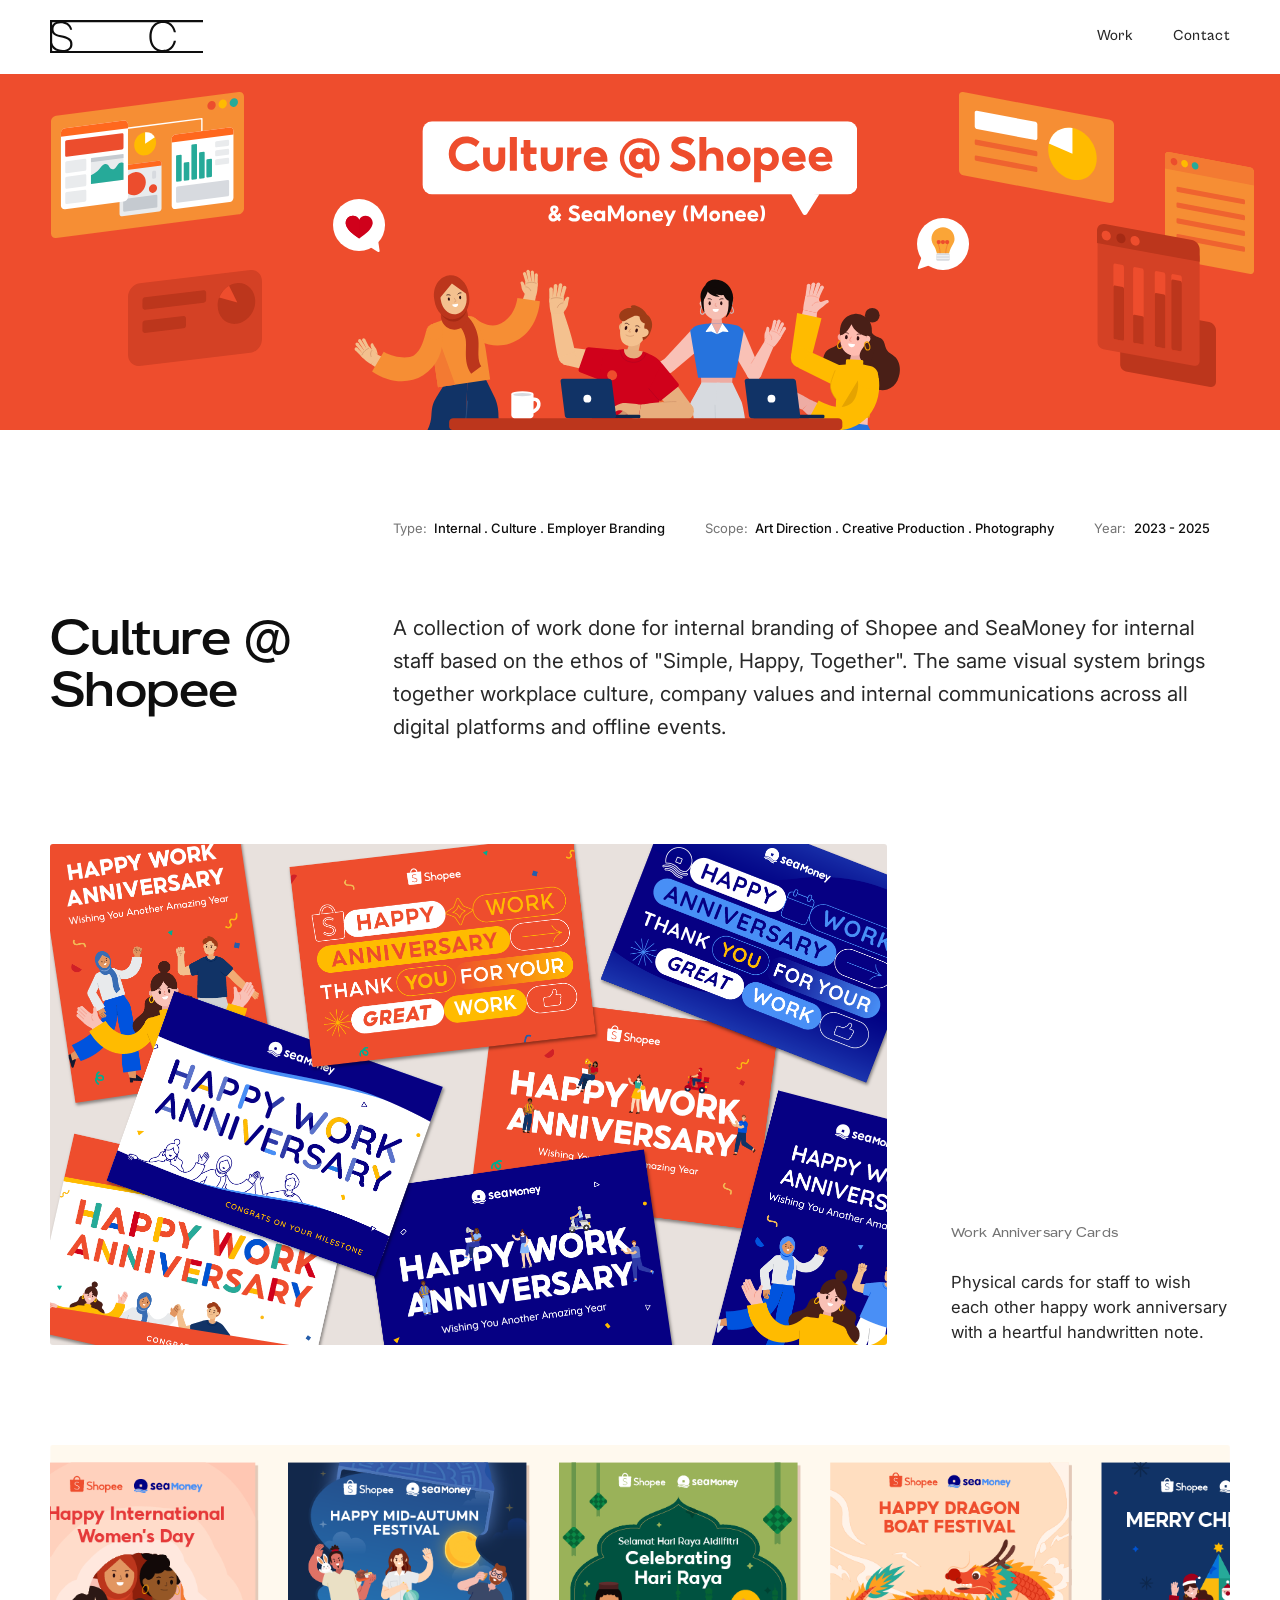
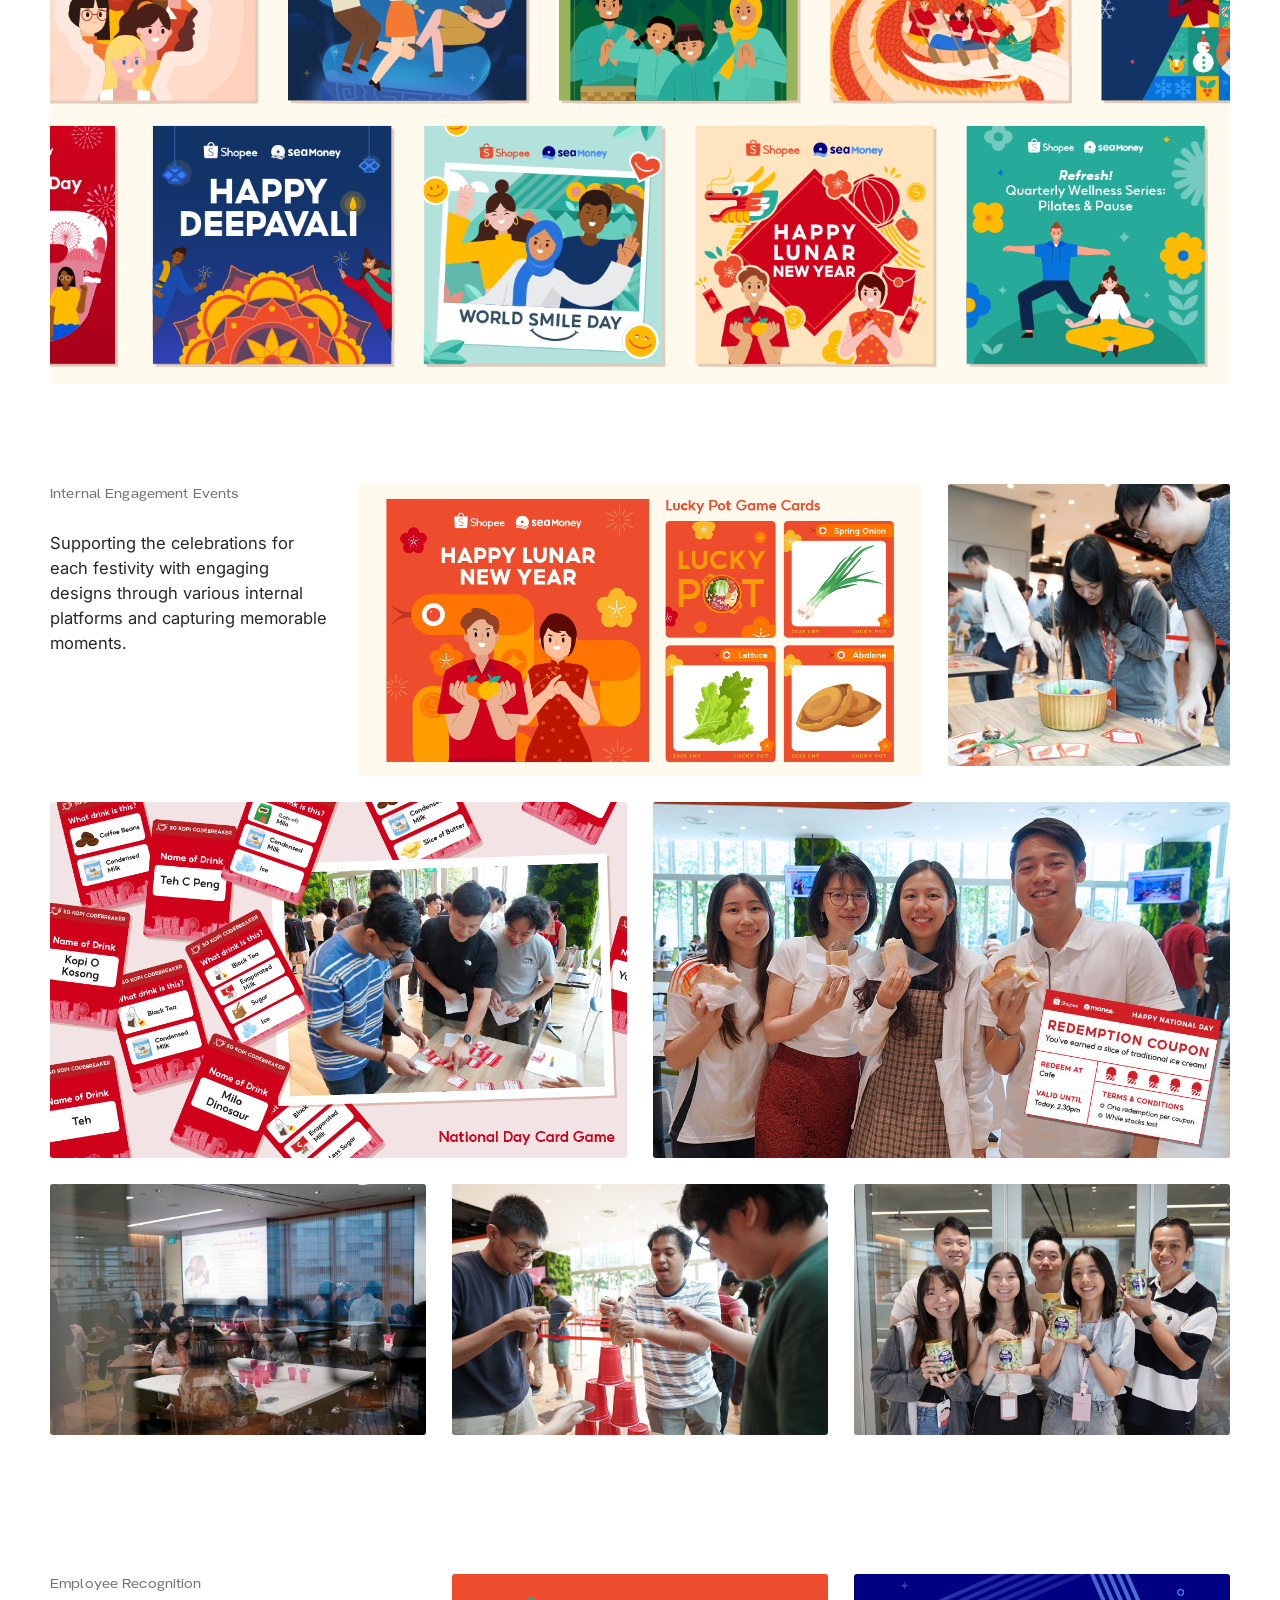
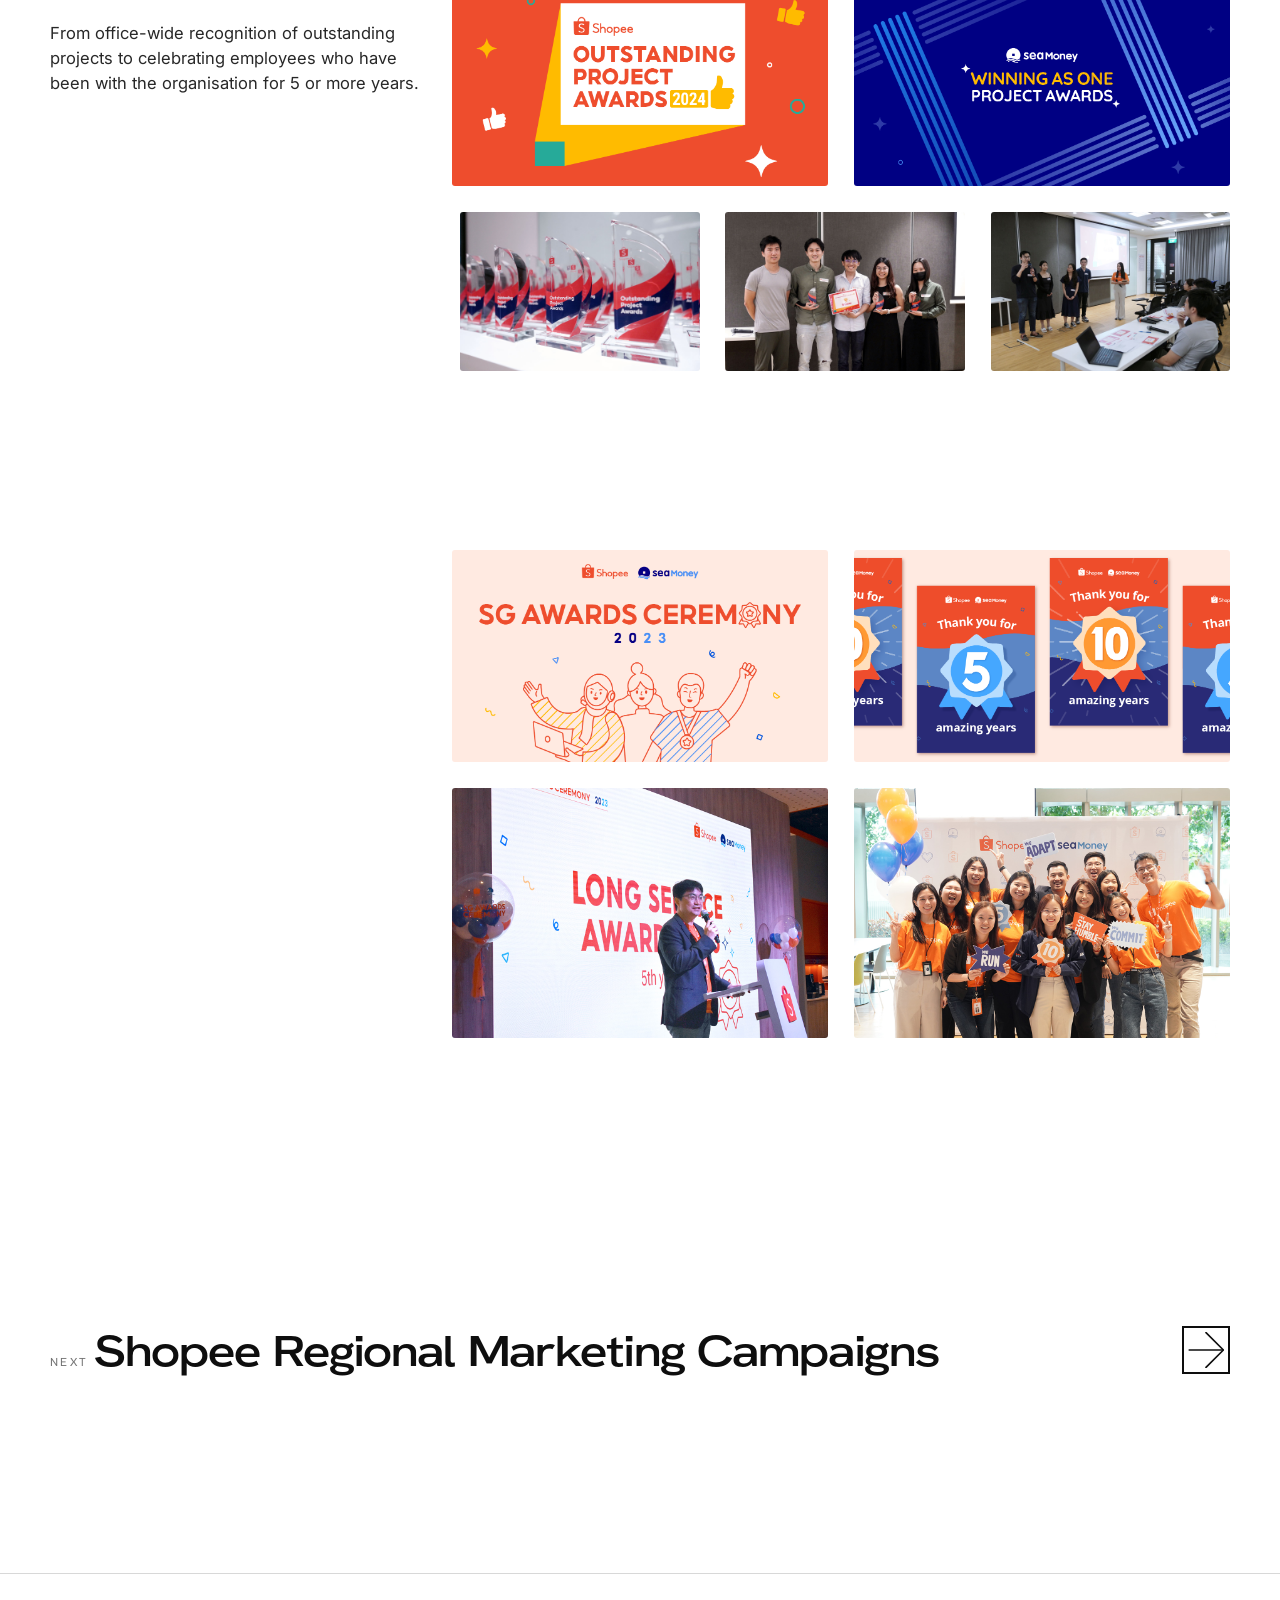
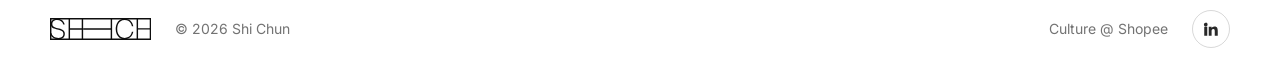
<file: culture-at-shopee.html>
<!DOCTYPE html>
<html lang="en-GB">
<head>
  <meta charset="UTF-8" />
  <meta name="viewport" content="width=device-width, initial-scale=1.0" />
  <title>Culture @ Shopee — Case Study</title>
  <meta name="description" content="Culture @ Shopee & SeaMoney (Monee) — employer branding and internal culture identity. A case study by Shich." />

  <link rel="icon" href="data:image/svg+xml,%3Csvg xmlns='http://www.w3.org/2000/svg' viewBox='0 0 376 81.75'%3E%3Cg fill='%230E0E0E'%3E%3Cpath d='M31.36 78.87c-4.28 0-8.47-.65-12.57-1.94s-7.72-3.4-10.86-6.31c-3.14-2.92-6.38-10.28-7.93-14.79h5c1.33 4.51 3.43 8.07 6.31 10.69 2.88 2.62 6.11 4.51 9.69 5.65 3.58 1.15 7.03 1.72 10.36 1.72s6.26-.46 9.03-1.38 5.02-2.45 6.76-4.6 2.6-4.95 2.6-8.42c0-3.03-.63-5.52-1.88-7.48s-3.23-3.58-5.93-4.87-6.15-2.42-10.36-3.38l-8.75-1.99c-2.73-.59-5.3-1.37-7.7-2.33s-4.51-2.18-6.31-3.66-3.25-3.3-4.32-5.48-1.61-4.85-1.61-8.03c0-4.28 1.09-7.87 3.27-10.75s5.06-5.04 8.64-6.48 7.4-2.16 11.47-2.16c6.87 0 12.68 1.5 17.45 4.49 4.76 2.99 9.95 10.1 10.82 16.56h-5.01c-1.7-5.39-4.56-9.42-8.58-12.07s-8.99-3.99-14.9-3.99c-3.18 0-6.08.54-8.7 1.61s-4.75 2.64-6.37 4.71-2.44 4.65-2.44 7.75c0 4.36 1.33 7.63 3.99 9.8s6.61 3.86 11.85 5.04l9.42 2.22c2.95.66 5.74 1.5 8.36 2.49s4.89 2.29 6.81 3.88 3.43 3.51 4.54 5.76 1.66 5 1.66 8.25c0 4.28-1.09 7.88-3.27 10.8s-5.04 5.1-8.59 6.54-7.53 2.16-11.96 2.16Z'/%3E%3Cpath d='M277.41 78.87c-7.02 0-13-1.64-17.95-4.93s-8.73-7.79-11.35-13.51-3.93-12.28-3.93-19.66 1.31-13.94 3.93-19.66 6.41-10.23 11.35-13.51 10.93-4.93 17.95-4.93c5.83 0 10.86 1.05 15.07 3.16s7.66 4.98 10.36 8.64 5.47 9.22 6.7 15.79h-5.21c-.96-4.43-2.55-8.33-4.76-11.69s-5.13-6.02-8.75-7.98-8.09-2.94-13.4-2.94c-5.91 0-10.93 1.42-15.07 4.26s-7.27 6.74-9.42 11.69-3.21 10.67-3.21 17.17 1.07 12.13 3.21 17.11 5.28 8.9 9.42 11.74 9.16 4.26 15.07 4.26c5.32 0 9.78-.98 13.4-2.94s6.54-4.63 8.75-8.03 3.8-7.27 4.76-11.63h5.17c-.39 5.22-3.97 12.04-6.67 15.73s-6.15 6.59-10.36 8.7-9.23 3.16-15.07 3.16Z'/%3E%3Cpath d='M5.32 77.99H0V3.77h5.32v74.22Z'/%3E%3Cpath d='M0 5.32V0h376v5.32H0Z'/%3E%3Cpath d='M0 81.75v-5.32h376v5.32H0Z'/%3E%3Cg transform='translate(69.13 3.77)'%3E%3Cpath d='M161.71 74.22h-5.32V0h5.32v74.22Z'/%3E%3Cpath d='M54.06 39.77v-5.32h105v5.32h-105Z'/%3E%3Cpath d='M5.32 74.22H0V0h5.32v74.22Z'/%3E%3Cpath d='M54.06 74.22h-5.32V0h5.32v74.22Z'/%3E%3Cpath d='M2.66 39.77v-5.32h48.74v5.32H2.66Z'/%3E%3Cpath d='M258.12 74.22h-5.32V0h5.32v74.22ZM304.31 38.88h-49.52v-4.76h49.52v4.76ZM306.86 74.22h-5.32V0h5.32v74.22Z'/%3E%3C/g%3E%3C/g%3E%3C/svg%3E" />

  <script>document.documentElement.classList.add("js");</script>

  <style>
    @font-face { font-family: "HK Grotesk Wide"; font-style: normal; font-weight: 400; font-display: swap; src: url("fonts/HKGroteskWide-Regular.otf") format("opentype"); }
    @font-face { font-family: "HK Grotesk Wide"; font-style: normal; font-weight: 500; font-display: swap; src: url("fonts/HKGroteskWide-Medium.otf") format("opentype"); }
    @font-face { font-family: "HK Grotesk Wide"; font-style: normal; font-weight: 600; font-display: swap; src: url("fonts/HKGroteskWide-SemiBold.otf") format("opentype"); }
    @font-face { font-family: "HK Grotesk Wide"; font-style: normal; font-weight: 700; font-display: swap; src: url("fonts/HKGroteskWide-Bold.otf") format("opentype"); }
    @font-face { font-family: "Cabinet Grotesk"; font-style: normal; font-weight: 400; font-display: swap; src: url("fonts/CabinetGrotesk-Regular.woff2") format("woff2"), url("fonts/CabinetGrotesk-Regular.woff") format("woff"); }
    @font-face { font-family: "Cabinet Grotesk"; font-style: normal; font-weight: 500; font-display: swap; src: url("fonts/CabinetGrotesk-Medium.woff2") format("woff2"), url("fonts/CabinetGrotesk-Medium.woff") format("woff"); }
    @font-face { font-family: "Cabinet Grotesk"; font-style: normal; font-weight: 700; font-display: swap; src: url("fonts/CabinetGrotesk-Bold.woff2") format("woff2"), url("fonts/CabinetGrotesk-Bold.woff") format("woff"); }
    @font-face { font-family: "Inter"; font-style: normal; font-weight: 100 900; font-display: swap; src: url("fonts/Inter-Variable.ttf") format("truetype"); }
    @font-face { font-family: "Inter"; font-style: italic; font-weight: 100 900; font-display: swap; src: url("fonts/Inter-Italic-Variable.ttf") format("truetype"); }

    :root {
      --bg:      #FFFFFF;
      --ink:     #0E0E0E;
      --ink-2:   #282828;
      --muted:   rgba(14,14,14,.58);
      --line:    rgba(14,14,14,.16);
      --black:   #000;
      --spring:  cubic-bezier(0.22, 1, 0.36, 1);
      --font-display: "Cabinet Grotesk", system-ui, sans-serif;
      --font-wide:    "Cabinet Grotesk", system-ui, sans-serif;
      --font-body:    "Inter", system-ui, -apple-system, "Segoe UI", sans-serif;
      --font-hk:      "HK Grotesk Wide", "Cabinet Grotesk", system-ui, sans-serif;
      --pad: clamp(20px, 4vw, 50px);
      --content-max: 1670px;
    }

    * { box-sizing: border-box; }
    html { scroll-behavior: smooth; -webkit-text-size-adjust: 100%; }
    body { margin: 0; background: var(--bg); color: var(--ink); font-family: var(--font-body); font-size: 18px; line-height: 1.5; -webkit-font-smoothing: antialiased; text-rendering: optimizeLegibility; }
    ::selection { background: rgba(14,14,14,.14); }
    a { color: inherit; text-decoration: none; }
    img { max-width: 100%; display: block; }
    :focus-visible { outline: 2px solid var(--ink); outline-offset: 3px; border-radius: 2px; }
    .shell { width: 100%; max-width: calc(var(--content-max) + var(--pad) * 2); margin-inline: auto; padding-inline: var(--pad); }
    .skip-link { position: absolute; left: 12px; top: -60px; z-index: 100; background: var(--ink); color: var(--bg); padding: 10px 16px; border-radius: 6px; transition: top .2s var(--spring); }
    .skip-link:focus { top: 12px; }

    /* ─── Header / nav ─────────────────────────────────────────────────── */
    header { position: sticky; top: 0; z-index: 40; background: color-mix(in srgb, var(--bg) 86%, transparent); backdrop-filter: blur(10px); -webkit-backdrop-filter: blur(10px); border-bottom: 1px solid transparent; transition: border-color .3s var(--spring); }
    header.scrolled { border-bottom-color: var(--line); }
    .nav { display: flex; align-items: center; justify-content: space-between; padding-block: 20px; }
    .nav-links { display: flex; align-items: center; gap: clamp(20px, 4vw, 40px); }
    .nav-links a { font-family: var(--font-wide); font-size: 15px; font-weight: 500; letter-spacing: 0.02em; color: var(--ink-2); transition: color .2s var(--spring); position: relative; }
    .nav-links a::after { content: ""; position: absolute; left: 0; right: 100%; bottom: -3px; height: 1.5px; background: var(--ink); transition: right .3s var(--spring); }
    .nav-links a:hover { color: var(--ink); }
    .nav-links a:hover::after { right: 0; }
    .logo-link { display: inline-flex; color: var(--ink); }
    .logo-link svg { height: clamp(26px, 2.6vw, 34px); width: auto; display: block; overflow: hidden; }
    .logo-piece { transform: translateY(82px); transition: transform .55s var(--spring); }
    .logo-link:hover .logo-piece, .logo-link:focus-visible .logo-piece { transform: translateY(0); }

    section { padding-block: clamp(3rem, 7vw, 104px); }
    .sec-tight { padding-block: clamp(3rem, 7vw, 50px); }
    #intro { padding-bottom: clamp(3rem, 7vw, 50px); }
    @media (max-width: 720px) {
      .sec-tight { padding-block: 1.5rem; }
      #intro { padding-bottom: 1.5rem; }
    }
    html.js .reveal { opacity: 0; transform: translateY(30px); }
    html.js .reveal.in { opacity: 1; transform: none; transition: opacity 1.1s var(--spring), transform 1.2s var(--spring); }
    html.js .hero-cs.reveal.in { transition: opacity .5s var(--spring), transform .5s var(--spring); }

    /* ─── Box + Arrow ──────────────────────────────────────────────────── */
    .arrow-sq { position: relative; flex: none; display: grid; place-items: center; overflow: hidden; width: 48px; height: 48px; border: 2px solid var(--ink); border-radius: 0; color: var(--ink); transition: background .3s var(--spring), color .3s var(--spring), border-color .3s var(--spring); }
    .arrow-sq svg { grid-area: 1 / 1; width: 100%; height: 100%; padding: 4px; }
    .arrow-sq .arrow-lead { animation: arrowBobX 3s ease-in-out infinite; }
    .arrow-sq .arrow-trail { transform: translateX(-118%); opacity: 0; }
    .arrow-link:hover .arrow-sq, .stat-link:hover .arrow-sq { background: var(--ink); color: var(--bg); border-color: var(--ink); }
    .arrow-link:hover .arrow-lead, .stat-link:hover .arrow-lead { animation: arrowLeaveFull .5s var(--spring) forwards; }
    .arrow-link:hover .arrow-trail, .stat-link:hover .arrow-trail { animation: arrowEnterFull .5s var(--spring) forwards; }
    @keyframes arrowBobX { 0%,100% { transform: translateX(0); } 50% { transform: translateX(3px); } }
    @keyframes arrowLeaveFull { to { transform: translateX(118%); opacity: 0; } }
    @keyframes arrowEnterFull { 55% { opacity: 1; } to { transform: translateX(0); opacity: 1; } }

    /* ─── Footer ───────────────────────────────────────────────────────── */
    footer { border-top: 1px solid var(--line); }
    .foot { display: flex; align-items: center; gap: 1.5rem; padding-block: 2.25rem; flex-wrap: wrap; }
    .foot .logo-foot { color: var(--ink); }
    .foot .logo-foot svg { height: 22px; width: auto; display: block; }
    .foot p { margin: 0; color: var(--muted); font-size: 14px; }
    .foot .spacer { flex: 1; }
    .foot .social { width: 38px; height: 38px; border: 1px solid var(--line); border-radius: 999px; display: grid; place-items: center; color: var(--ink-2); transition: background .25s var(--spring), color .25s var(--spring), border-color .25s var(--spring); }
    .foot .social:hover { background: var(--ink); color: var(--bg); border-color: var(--ink); }

    /* ─── Hero: Culture @ Shopee composited key visual ──────────────────
       Solid orange background (#EE4D2D), full browser width, capped at
       600px height. Logo sits above vertical centre; people illustration
       anchors to the bottom edge. Five floating shape assets bob gently
       at staggered speeds. Lightbulb and heart icons loop-pop from their
       respective corners. */
    .hero-cs { position: relative; overflow: hidden; background: #EE4D2D; padding: 0; width: 100%; height: calc(100vw * 600 / 2160); max-height: 600px; }

    .hero-logo { position: absolute; left: 50%; top: 28%; transform: translate(-50%, -50%); width: clamp(280px, 34vw, 726px); height: auto; z-index: 5; }

    .hero-people { position: absolute; left: 50%; bottom: 0; transform: translateX(-52.3%); width: 43.6%; height: auto; z-index: 4; }

    /* ─── Floating shapes: five browser/document illustrations placed per
       the reference image, each bobbing up and down at its own speed ── */
    .hero-shape { position: absolute; height: auto; z-index: 2; }

    .hero-shape1 { left: 4%; top: 5%; width: 15.1%; max-width: 326px; animation: float1 6s ease-in-out infinite; }
    .hero-shape2 { left: 10%; top: 55%; width: 10.5%; max-width: 227px; animation: float2 5s ease-in-out infinite; animation-delay: -1.2s; }
    .hero-shape3 { right: 13%; top: 5%; width: 12.1%; max-width: 262px; animation: float3 7s ease-in-out infinite; animation-delay: -2.5s; }
    .hero-shape4 { right: 2%; top: 22%; width: 7%; max-width: 152px; animation: float4 5.5s ease-in-out infinite; animation-delay: -0.8s; }
    .hero-shape5 { right: 5%; top: 42%; width: 9.3%; max-width: 201px; animation: float5 6.5s ease-in-out infinite; animation-delay: -3.2s; }

    @keyframes float1 { 0%,100% { transform: translateY(0); } 50% { transform: translateY(-12px); } }
    @keyframes float2 { 0%,100% { transform: translateY(0); } 50% { transform: translateY(-9px); } }
    @keyframes float3 { 0%,100% { transform: translateY(0); } 50% { transform: translateY(-14px); } }
    @keyframes float4 { 0%,100% { transform: translateY(0); } 50% { transform: translateY(-10px); } }
    @keyframes float5 { 0%,100% { transform: translateY(0); } 50% { transform: translateY(-11px); } }

    /* ─── Heart: scale-pops out, holds, scales back down (LEFT side) ── */
    .hero-heart { position: absolute; left: 26%; top: 35%; width: 4.1%; max-width: 89px; height: auto; z-index: 6; transform-origin: bottom right; animation: popHeart 4.5s cubic-bezier(0.22, 1, 0.36, 1) infinite; animation-delay: 1.4s; animation-fill-mode: backwards; }
    @keyframes popHeart {
      0%        { transform: scale(0); opacity: 0; }
      12%       { transform: scale(1.15); opacity: 1; }
      18%       { transform: scale(1); opacity: 1; }
      60%       { transform: scale(1); opacity: 1; }
      75%       { transform: scale(0); opacity: 0; }
      100%      { transform: scale(0); opacity: 0; }
    }

    /* ─── Lightbulb: scale-pops out, holds, scales back down (RIGHT side) ── */
    .hero-lightbulb { position: absolute; right: 24.3%; top: 40.3%; width: 4.1%; max-width: 89px; height: auto; z-index: 6; transform-origin: bottom left; animation: popLightbulb 4s cubic-bezier(0.22, 1, 0.36, 1) infinite; animation-delay: 0.6s; animation-fill-mode: backwards; }
    @keyframes popLightbulb {
      0%        { transform: scale(0); opacity: 0; }
      14%       { transform: scale(1.15); opacity: 1; }
      20%       { transform: scale(1); opacity: 1; }
      65%       { transform: scale(1); opacity: 1; }
      80%       { transform: scale(0); opacity: 0; }
      100%      { transform: scale(0); opacity: 0; }
    }

    @media (max-width: 640px) {
      .hero-shape1 { left: -2%; top: 3%; width: 14%; }
      .hero-shape2 { left: 3%; top: 52%; width: 10%; }
      .hero-shape3 { right: 8%; top: 3%; width: 12%; }
      .hero-shape4 { right: -2%; top: 20%; width: 7%; }
      .hero-shape5 { right: 2%; top: 44%; width: 9%; }
      .hero-heart { left: 20%; top: 34%; width: 5%; }
      .hero-lightbulb { right: 18%; top: 30%; width: 5%; }
      .hero-logo { width: clamp(252px, 30vw, 726px); }
    }

    @media (prefers-reduced-motion: reduce) {
      * { animation-duration: .001ms !important; animation-iteration-count: 1 !important; transition-duration: .001ms !important; scroll-behavior: auto !important; }
      html.js .reveal { opacity: 1; transform: none; }
      .arrow-trail { display: none; }
    }

    /* ─── Two-column intro ─────────────────────────────────────────────── */
    .intro { display: grid; grid-template-columns: 1fr 3fr; grid-template-rows: auto auto; column-gap: clamp(2rem, 5vw, 5rem); row-gap: clamp(2.5rem, 6vw, 4.5rem); align-items: start; }
    @media (max-width: 860px) { .intro { grid-template-columns: 1fr; grid-template-rows: auto auto auto; gap: 1.75rem; } }
    .intro .meta-inline { grid-column: 2; grid-row: 1; display: flex; flex-wrap: wrap; gap: 0.5rem 2.5rem; margin: 0; }
    @media (max-width: 860px) { .intro .meta-inline { grid-column: 1; grid-row: auto; } }
    .intro .meta-inline > div { display: flex; gap: 0.4em; align-items: baseline; }
    .intro .meta-inline dt { margin: 0; font-family: var(--font-body); font-weight: 400; font-size: 13px; color: var(--muted); white-space: nowrap; }
    .intro .meta-inline dd { margin: 0; font-family: var(--font-body); font-weight: 500; font-size: 13px; color: var(--ink); }
    .intro h1 { grid-column: 1; grid-row: 2; font-family: var(--font-hk); font-stretch: 125%; font-weight: 500; font-size: clamp(1.9rem, 3.8vw, 3.4rem); line-height: 1.08; letter-spacing: -0.015em; margin: 0; }
    @media (max-width: 860px) { .intro h1 { grid-column: 1; grid-row: auto; } }
    .intro .body { grid-column: 2; grid-row: 2; }
    @media (max-width: 860px) { .intro .body { grid-column: 1; grid-row: auto; } }
    .intro .body p { margin: 0 0 1.2rem; font-size: clamp(1.1rem, 1.6vw, 1.4rem); line-height: 1.62; color: var(--ink-2); max-width: 100%; }
    .intro .body p:last-child { margin-bottom: 0; }

    /* ─── Project images ───────────────────────────────────────────────── */
    .proj-showcase { width: 75%; margin-right: auto; }
    .proj-showcase.full { width: 100%; margin: 0; }
    .proj-showcase .media { display: block; border-radius: 3px; overflow: hidden; }
    .proj-showcase .media img { width: 100%; height: auto; display: block; }
    @media (max-width: 720px) { .proj-showcase { width: 100%; } }

    .proj-row { display: grid; grid-template-columns: 3fr 1fr; gap: clamp(2rem, 5vw, 5rem); align-items: end; }
    .proj-row.reverse { grid-template-columns: 1fr 3fr; }
    @media (max-width: 860px) { .proj-row, .proj-row.reverse { grid-template-columns: 1fr; gap: 1.75rem; } }
    .proj-row .proj-showcase { width: 100%; margin: 0; }
    .proj-copy { text-align: left; }
    .proj-copy .copy-kicker { font-family: var(--font-hk); font-stretch: 125%; font-weight: 400; font-size: 13px; letter-spacing: 0.01em; color: var(--muted); margin: 0 0 1.7rem; }
    .proj-copy p { margin: 0; font-family: var(--font-body); font-size: clamp(1rem, 1.3vw, 1.2rem); line-height: 1.5; color: var(--ink-2); }

    .duo-row { display: grid; grid-template-columns: 1fr 1fr; gap: clamp(1rem, 2vw, 1.75rem); }
    .duo-row .media { border-radius: 3px; overflow: hidden; }
    .duo-row .media img { width: 100%; height: auto; display: block; }
    @media (max-width: 720px) { .duo-row { gap: .6rem; } }

    .quad-row { display: grid; grid-template-columns: 1fr 2fr 1fr; gap: clamp(1rem, 2vw, 1.75rem); align-items: start; }
    .quad-row .media { border-radius: 3px; overflow: hidden; }
    .quad-row .media img { width: 100%; height: 100%; object-fit: cover; display: block; }
    @media (max-width: 860px) { .quad-row { grid-template-columns: 1fr; gap: 1.75rem; } }

    .trio-row { display: grid; grid-template-columns: repeat(3, 1fr); gap: clamp(1rem, 2vw, 1.75rem); }
    .trio-row .media { border-radius: 3px; overflow: hidden; }
    .trio-row .media img { width: 100%; height: auto; display: block; }
    @media (max-width: 720px) { .trio-row { grid-template-columns: 1fr; gap: .6rem; } }

    .recog-grid { display: grid; grid-template-columns: 1fr 1fr 1fr; gap: clamp(1rem, 2vw, 1.75rem); align-items: start; }
    .recog-grid .media { border-radius: 3px; overflow: hidden; }
    .recog-grid .media img { width: 100%; height: auto; display: block; }
    @media (max-width: 860px) { .recog-grid { grid-template-columns: 1fr; gap: 1.75rem; } }

    .recog-photos { display: grid; grid-template-columns: 1fr 1fr 1fr; gap: clamp(1rem, 2vw, 1.75rem); margin-left: calc(33.333% + clamp(1rem, 2vw, 1.75rem) / 3 * 2); }
    .recog-photos .media { border-radius: 3px; overflow: hidden; }
    .recog-photos .media img { width: 100%; height: auto; display: block; }
    @media (max-width: 860px) { .recog-photos { grid-template-columns: 1fr 1fr 1fr; margin-left: 0; } }
    @media (max-width: 720px) { .recog-photos { grid-template-columns: 1fr; gap: .6rem; } }

    /* ─── Next project ─────────────────────────────────────────────────── */
    .more .more-row { display: flex; align-items: center; justify-content: space-between; gap: 2rem; padding-block: 100px; }
    .more .more-t { font-family: var(--font-hk); font-stretch: 125%; font-weight: 500; font-size: clamp(1.6rem, 3.4vw, 2.8rem); letter-spacing: -0.02em; }
    .more .more-k { font-family: var(--font-wide); font-weight: 500; font-size: 12px; letter-spacing: 0.2em; text-transform: uppercase; color: var(--muted); margin-bottom: 0.6rem; }
  </style>
</head>

<body>
  <a href="#intro" class="skip-link">Skip to content</a>

  <!-- ─── Header ─────────────────────────────────────────────────────── -->
  <header id="siteHeader">
    <div class="shell nav">
      <a href="index.html" class="logo-link" aria-label="Shich — home">
        <svg viewBox="0 0 376 81.75" role="img" aria-hidden="true">
          <g fill="currentColor">
            <path d="M31.36,78.87c-4.28,0-8.47-.65-12.57-1.94s-7.72-3.4-10.86-6.31c-3.14-2.92-6.38-10.28-7.93-14.79h5c1.33,4.51,3.43,8.07,6.31,10.69,2.88,2.62,6.11,4.51,9.69,5.65,3.58,1.15,7.03,1.72,10.36,1.72s6.26-.46,9.03-1.38c2.77-.92,5.02-2.45,6.76-4.6,1.73-2.14,2.6-4.95,2.6-8.42,0-3.03-.63-5.52-1.88-7.48-1.26-1.96-3.23-3.58-5.93-4.87-2.7-1.29-6.15-2.42-10.36-3.38l-8.75-1.99c-2.73-.59-5.3-1.37-7.7-2.33-2.4-.96-4.51-2.18-6.31-3.66-1.81-1.48-3.25-3.3-4.32-5.48-1.07-2.18-1.61-4.85-1.61-8.03,0-4.28,1.09-7.87,3.27-10.75,2.18-2.88,5.06-5.04,8.64-6.48,3.58-1.44,7.4-2.16,11.47-2.16,6.87,0,12.68,1.5,17.45,4.49,4.76,2.99,9.95,10.1,10.82,16.56h-5.01c-1.7-5.39-4.56-9.42-8.58-12.07-4.03-2.66-8.99-3.99-14.9-3.99-3.18,0-6.08.54-8.7,1.61-2.62,1.07-4.75,2.64-6.37,4.71-1.63,2.07-2.44,4.65-2.44,7.75,0,4.36,1.33,7.63,3.99,9.8,2.66,2.18,6.61,3.86,11.85,5.04l9.42,2.22c2.95.66,5.74,1.5,8.36,2.49,2.62,1,4.89,2.29,6.81,3.88,1.92,1.59,3.43,3.51,4.54,5.76,1.11,2.25,1.66,5,1.66,8.25,0,4.28-1.09,7.88-3.27,10.8-2.18,2.92-5.04,5.1-8.59,6.54s-7.53,2.16-11.96,2.16Z"></path>
            <path d="M277.41,78.87c-7.02,0-13-1.64-17.95-4.93-4.95-3.29-8.73-7.79-11.35-13.51-2.62-5.72-3.93-12.28-3.93-19.66s1.31-13.94,3.93-19.66c2.62-5.72,6.41-10.23,11.35-13.51,4.95-3.29,10.93-4.93,17.95-4.93,5.83,0,10.86,1.05,15.07,3.16s7.66,4.98,10.36,8.64c2.7,3.66,5.47,9.22,6.7,15.79h-5.21c-.96-4.43-2.55-8.33-4.76-11.69-2.22-3.36-5.13-6.02-8.75-7.98-3.62-1.96-8.09-2.94-13.4-2.94-5.91,0-10.93,1.42-15.07,4.26-4.14,2.84-7.27,6.74-9.42,11.69-2.14,4.95-3.21,10.67-3.21,17.17s1.07,12.13,3.21,17.11c2.14,4.98,5.28,8.9,9.42,11.74,4.13,2.84,9.16,4.26,15.07,4.26,5.32,0,9.78-.98,13.4-2.94,3.62-1.96,6.54-4.63,8.75-8.03,2.22-3.4,3.8-7.27,4.76-11.63h5.17c-.39,5.22-3.97,12.04-6.67,15.73-2.7,3.69-6.15,6.59-10.36,8.7s-9.23,3.16-15.07,3.16Z"></path>
            <path d="M5.32,77.99H0V3.77h5.32v74.22Z"></path>
            <path d="M0,5.32V0s376,0,376,0v5.32S0,5.32,0,5.32Z"></path>
            <path d="M0,81.75v-5.32s376,0,376,0v5.32S0,81.75,0,81.75Z"></path>
          </g>
          <g class="logo-piece" fill="currentColor">
            <g transform="translate(69.13,3.77)">
              <path d="M161.71,74.22h-5.32V0h5.32v74.22Z"></path>
              <path d="M54.06,39.77v-5.32s105,0,105,0v5.32s-105,0-105,0Z"></path>
              <path d="M5.32,74.22H0V0h5.32v74.22Z"></path>
              <path d="M54.06,74.22h-5.32V0h5.32v74.22Z"></path>
              <path d="M2.66,39.77v-5.32s48.74,0,48.74,0v5.32s-48.74,0-48.74,0Z"></path>
              <path d="M258.12,74.22h-5.32V0h5.32v74.22ZM304.31,38.88h-49.52v-4.76h49.52v4.76ZM306.86,74.22h-5.32V0h5.32v74.22Z"></path>
            </g>
          </g>
        </svg>
      </a>
      <nav class="nav-links" aria-label="Primary">
        <a href="index.html#work">Work</a>
        <a href="index.html#contact">Contact</a>
      </nav>
    </div>
  </header>

  <main>
    <!-- ─── Hero: Culture @ Shopee composited key visual ───────────────── -->
    <section class="hero-cs reveal" aria-label="Culture @ Shopee key visual">
      <!-- Floating shapes -->
      <img class="hero-shape hero-shape1" src="assets/cultureatshopee/Cultre Header Shape 1.svg" alt="" aria-hidden="true" />
      <img class="hero-shape hero-shape2" src="assets/cultureatshopee/Cultre Header Shape 2.svg" alt="" aria-hidden="true" />
      <img class="hero-shape hero-shape3" src="assets/cultureatshopee/Cultre Header Shape 3.svg" alt="" aria-hidden="true" />
      <img class="hero-shape hero-shape4" src="assets/cultureatshopee/Cultre Header Shape 4.svg" alt="" aria-hidden="true" />
      <img class="hero-shape hero-shape5" src="assets/cultureatshopee/Cultre Header Shape 5.svg" alt="" aria-hidden="true" />

      <!-- Pop-up icons -->
      <img class="hero-lightbulb" src="assets/cultureatshopee/Cultre Header Lightbulb.svg" alt="" aria-hidden="true" />
      <img class="hero-heart" src="assets/cultureatshopee/Cultre Header People Heart.svg" alt="" aria-hidden="true" />

      <!-- Logo: horizontally centred, sits above vertical centre -->
      <img class="hero-logo" src="assets/cultureatshopee/Cultre Header Logo.svg" alt="Culture @ Shopee & SeaMoney (Monee)" />

      <!-- People: horizontally centred, anchored to bottom edge -->
      <img class="hero-people" src="assets/cultureatshopee/Cultre Header People.svg" alt="" aria-hidden="true" />
    </section>

    <!-- ─── Two-column intro ───────────────────────────────────────────── -->
    <section id="intro" class="shell">
      <div class="intro reveal">
        <h1>Culture @ Shopee</h1>
        <dl class="meta-inline">
          <div><dt>Type:</dt><dd>Internal . Culture . Employer Branding</dd></div>
          <div><dt>Scope:</dt><dd>Art Direction . Creative Production . Photography</dd></div>
          <div><dt>Year:</dt><dd>2023 - 2025</dd></div>
        </dl>
        <div class="body">
          <p>A collection of work done for internal branding of Shopee and SeaMoney for internal staff based on the ethos of "Simple, Happy, Together". The same visual system brings together workplace culture, company values and internal communications across all digital platforms and offline events.</p>
        </div>
      </div>
    </section>

    <!-- ─── Work Anniversary Cards (image left 75%, copy right) ─────────── -->
    <section class="shell sec-tight">
      <div class="proj-row reveal">
        <div class="proj-showcase">
          <div class="media"><img src="assets/cultureatshopee/Culture Cards.png" alt="Work anniversary cards for Culture @ Shopee" loading="lazy" /></div>
        </div>
        <div class="proj-copy">
          <h2 class="copy-kicker">Work Anniversary Cards</h2>
          <p>Physical cards for staff to wish each other happy work anniversary with a heartful handwritten note.</p>
        </div>
      </div>
    </section>

    <!-- ─── Events full-width image ───────────────────────────────────── -->
    <section class="shell sec-tight">
      <div class="proj-showcase full reveal">
        <div class="media"><img src="assets/cultureatshopee/Culture Events.png" alt="Culture @ Shopee internal engagement event designs" loading="lazy" /></div>
      </div>
    </section>

    <!-- ─── Internal Engagement Events (4-col: copy | 2-col image | photo) ── -->
    <section class="shell sec-tight" style="padding-bottom: 0;">
      <div class="quad-row reveal">
        <div class="proj-copy">
          <h2 class="copy-kicker">Internal Engagement Events</h2>
          <p>Supporting the celebrations for each festivity with engaging designs through various internal platforms and capturing memorable moments.</p>
        </div>
        <div class="media"><img src="assets/cultureatshopee/Culture Lucky Pot.png" alt="Culture @ Shopee lucky pot event design" loading="lazy" /></div>
        <div class="media"><img src="assets/cultureatshopee/Culture-LNY-Photo.jpg" alt="Lunar New Year celebration at Shopee" loading="lazy" /></div>
      </div>
    </section>

    <!-- ─── National Day + event photos ──────────────────────────────── -->
    <section class="shell" style="padding-top: clamp(1rem, 2vw, 1.75rem); padding-bottom: 0;">
      <div class="duo-row reveal">
        <div class="media"><img src="assets/cultureatshopee/Culture National Day.png" alt="Culture @ Shopee National Day design" loading="lazy" /></div>
        <div class="media"><img src="assets/cultureatshopee/Culture National Day Photo.jpg" alt="National Day celebration at Shopee" loading="lazy" /></div>
      </div>
    </section>

    <!-- ─── Event photos (3-up) ───────────────────────────────────────── -->
    <section class="shell" style="padding-top: clamp(1rem, 2vw, 1.75rem);">
      <div class="trio-row reveal">
        <div class="media"><img src="assets/cultureatshopee/Culture-Photo1.jpg" alt="Friendship bracelet making workshop at Shopee" loading="lazy" /></div>
        <div class="media"><img src="assets/cultureatshopee/Culture-Photo2.jpg" alt="Cup stacking game at Shopee event" loading="lazy" /></div>
        <div class="media"><img src="assets/cultureatshopee/Culture-Photo3.jpg" alt="Team holding cookie jars at Shopee celebration" loading="lazy" /></div>
      </div>
    </section>

    <!-- ─── Employee Recognition (copy | OPA | WAO) ─────────────────── -->
    <section class="shell sec-tight" style="padding-bottom: 0;">
      <div class="recog-grid reveal">
        <div class="proj-copy">
          <h2 class="copy-kicker">Employee Recognition</h2>
          <p>From office-wide recognition of outstanding projects to celebrating employees who have been with the organisation for 5 or more years.</p>
        </div>
        <div class="media"><img src="assets/cultureatshopee/Culture OPA.png" alt="Culture @ Shopee Outstanding Project Awards design" loading="lazy" /></div>
        <div class="media"><img src="assets/cultureatshopee/Culture WAO.png" alt="Culture @ Shopee Work Anniversary recognition design" loading="lazy" /></div>
      </div>
    </section>

    <!-- ─── OPA photos (3 photos under the 2 right columns) ──────────── -->
    <section class="shell" style="padding-top: clamp(1rem, 2vw, 1.75rem);">
      <div class="recog-photos reveal">
        <div class="media"><img src="assets/cultureatshopee/OPA (1).jpg" alt="Outstanding Project Awards ceremony at Shopee" loading="lazy" /></div>
        <div class="media"><img src="assets/cultureatshopee/OPA (2).jpg" alt="Outstanding Project Awards ceremony at Shopee" loading="lazy" /></div>
        <div class="media"><img src="assets/cultureatshopee/OPA (3).jpg" alt="Outstanding Project Awards ceremony at Shopee" loading="lazy" /></div>
      </div>
    </section>

    <!-- ─── SG Awards + LSA Cards (aligned to right 2 of 3 cols) ────────── -->
    <section class="shell" style="padding-bottom: 0;">
      <div class="recog-grid reveal">
        <div></div>
        <div class="media"><img src="assets/cultureatshopee/Culture SG Awards Ceremony.png" alt="Culture @ Shopee SG Awards Ceremony design" loading="lazy" /></div>
        <div class="media"><img src="assets/cultureatshopee/Culture LSA Cards.png" alt="Culture @ Shopee Long Service Award cards design" loading="lazy" /></div>
      </div>
    </section>

    <!-- ─── SG photos (aligned to right 2 of 3 cols) ─────────────────── -->
    <section class="shell" style="padding-top: clamp(1rem, 2vw, 1.75rem);">
      <div class="recog-grid reveal">
        <div></div>
        <div class="media"><img src="assets/cultureatshopee/Culture SG (1).jpg" alt="Shopee SG Awards ceremony photo" loading="lazy" /></div>
        <div class="media"><img src="assets/cultureatshopee/Culture SG (2).jpg" alt="Shopee SG Awards ceremony photo" loading="lazy" /></div>
      </div>
    </section>

    <!-- ─── Next project ───────────────────────────────────────────────── -->
    <section class="more shell">
      <a href="shopee-regional-marketing-campaigns.html" class="more-row stat-link reveal">
        <span>
          <span class="more-k">Next</span>
          <span class="more-t">Shopee Regional Marketing Campaigns</span>
        </span>
        <span class="arrow-sq" aria-hidden="true">
          <svg class="arrow-lead" viewBox="0 0 52 52" fill="none"><line x1=".9" y1="26" x2="51.1" y2="26" stroke="currentColor" stroke-width="2.4" stroke-miterlimit="10"/><polyline points="26 51.1 51.1 26 26 .9" fill="none" stroke="currentColor" stroke-width="2.4" stroke-linecap="round" stroke-linejoin="round"/></svg>
          <svg class="arrow-trail" viewBox="0 0 52 52" fill="none"><line x1=".9" y1="26" x2="51.1" y2="26" stroke="currentColor" stroke-width="2.4" stroke-miterlimit="10"/><polyline points="26 51.1 51.1 26 26 .9" fill="none" stroke="currentColor" stroke-width="2.4" stroke-linecap="round" stroke-linejoin="round"/></svg>
        </span>
      </a>
    </section>

  </main>

  <!-- ─── Footer ─────────────────────────────────────────────────────── -->
  <footer>
    <div class="shell foot">
      <span class="logo-foot" aria-hidden="true">
        <svg viewBox="0 0 376 81.75">
          <g fill="currentColor">
            <path d="M31.36,78.87c-4.28,0-8.47-.65-12.57-1.94s-7.72-3.4-10.86-6.31c-3.14-2.92-6.38-10.28-7.93-14.79h5c1.33,4.51,3.43,8.07,6.31,10.69,2.88,2.62,6.11,4.51,9.69,5.65,3.58,1.15,7.03,1.72,10.36,1.72s6.26-.46,9.03-1.38c2.77-.92,5.02-2.45,6.76-4.6,1.73-2.14,2.6-4.95,2.6-8.42,0-3.03-.63-5.52-1.88-7.48-1.26-1.96-3.23-3.58-5.93-4.87-2.7-1.29-6.15-2.42-10.36-3.38l-8.75-1.99c-2.73-.59-5.3-1.37-7.7-2.33-2.4-.96-4.51-2.18-6.31-3.66-1.81-1.48-3.25-3.3-4.32-5.48-1.07-2.18-1.61-4.85-1.61-8.03,0-4.28,1.09-7.87,3.27-10.75,2.18-2.88,5.06-5.04,8.64-6.48,3.58-1.44,7.4-2.16,11.47-2.16,6.87,0,12.68,1.5,17.45,4.49,4.76,2.99,9.95,10.1,10.82,16.56h-5.01c-1.7-5.39-4.56-9.42-8.58-12.07-4.03-2.66-8.99-3.99-14.9-3.99-3.18,0-6.08.54-8.7,1.61-2.62,1.07-4.75,2.64-6.37,4.71-1.63,2.07-2.44,4.65-2.44,7.75,0,4.36,1.33,7.63,3.99,9.8,2.66,2.18,6.61,3.86,11.85,5.04l9.42,2.22c2.95.66,5.74,1.5,8.36,2.49,2.62,1,4.89,2.29,6.81,3.88,1.92,1.59,3.43,3.51,4.54,5.76,1.11,2.25,1.66,5,1.66,8.25,0,4.28-1.09,7.88-3.27,10.8-2.18,2.92-5.04,5.1-8.59,6.54s-7.53,2.16-11.96,2.16Z"></path>
            <path d="M277.41,78.87c-7.02,0-13-1.64-17.95-4.93-4.95-3.29-8.73-7.79-11.35-13.51-2.62-5.72-3.93-12.28-3.93-19.66s1.31-13.94,3.93-19.66c2.62-5.72,6.41-10.23,11.35-13.51,4.95-3.29,10.93-4.93,17.95-4.93,5.83,0,10.86,1.05,15.07,3.16s7.66,4.98,10.36,8.64c2.7,3.66,5.47,9.22,6.7,15.79h-5.21c-.96-4.43-2.55-8.33-4.76-11.69-2.22-3.36-5.13-6.02-8.75-7.98-3.62-1.96-8.09-2.94-13.4-2.94-5.91,0-10.93,1.42-15.07,4.26-4.14,2.84-7.27,6.74-9.42,11.69-2.14,4.95-3.21,10.67-3.21,17.17s1.07,12.13,3.21,17.11c2.14,4.98,5.28,8.9,9.42,11.74,4.13,2.84,9.16,4.26,15.07,4.26,5.32,0,9.78-.98,13.4-2.94,3.62-1.96,6.54-4.63,8.75-8.03,2.22-3.4,3.8-7.27,4.76-11.63h5.17c-.39,5.22-3.97,12.04-6.67,15.73-2.7,3.69-6.15,6.59-10.36,8.7s-9.23,3.16-15.07,3.16Z"></path>
            <path d="M5.32,77.99H0V3.77h5.32v74.22Z"></path>
            <path d="M0,5.32V0s376,0,376,0v5.32S0,5.32,0,5.32Z"></path>
            <path d="M0,81.75v-5.32s376,0,376,0v5.32S0,81.75,0,81.75Z"></path>
            <g transform="translate(69.13,3.77)">
              <path d="M161.71,74.22h-5.32V0h5.32v74.22Z"></path>
              <path d="M54.06,39.77v-5.32s105,0,105,0v5.32s-105,0-105,0Z"></path>
              <path d="M5.32,74.22H0V0h5.32v74.22Z"></path>
              <path d="M54.06,74.22h-5.32V0h5.32v74.22Z"></path>
              <path d="M2.66,39.77v-5.32s48.74,0,48.74,0v5.32s-48.74,0-48.74,0Z"></path>
              <path d="M258.12,74.22h-5.32V0h5.32v74.22ZM304.31,38.88h-49.52v-4.76h49.52v4.76ZM306.86,74.22h-5.32V0h5.32v74.22Z"></path>
            </g>
          </g>
        </svg>
      </span>
      <p>&copy; 2026 Shi Chun</p>
      <span class="spacer"></span>
      <p>Culture @ Shopee</p>
      <a class="social" href="https://www.linkedin.com/in/shich/" aria-label="LinkedIn">
        <svg width="18" height="18" viewBox="0 0 24 24" fill="currentColor"><path d="M4.98 3.5A2.5 2.5 0 1 1 5 8.5a2.5 2.5 0 0 1-.02-5zM3 9h4v12H3zM9 9h3.8v1.7h.05c.53-1 1.83-2.05 3.77-2.05C20.4 8.65 21 11.3 21 14.4V21h-4v-5.9c0-1.4-.02-3.2-1.95-3.2-1.96 0-2.26 1.53-2.26 3.1V21H9z"/></svg>
      </a>
    </div>
  </footer>

  <script>
    (function () {
      "use strict";
      var reveals = document.querySelectorAll(".reveal");
      if ("IntersectionObserver" in window) {
        var io = new IntersectionObserver(function (entries) {
          var entering = entries.filter(function (e) { return e.isIntersecting; });
          entering.sort(function (a, b) { return a.boundingClientRect.top - b.boundingClientRect.top; });
          var headerLeads = entering.length && entering[0].target.classList.contains("hero-cs");
          var introIdx = -1;
          if (headerLeads) {
            entering.forEach(function (e, idx) { if (e.target.classList.contains("intro")) introIdx = idx; });
          }
          entering.forEach(function (e, i) {
            var delay;
            if (!headerLeads) { delay = i * 100; }
            else if (i === 0) { delay = 0; }
            else if (e.target.classList.contains("intro")) { delay = 700; }
            else if (introIdx !== -1 && i > introIdx) { delay = 700 + (i - introIdx) * 100; }
            else { delay = 700 + i * 100; }
            e.target.style.transitionDelay = Math.min(delay, 2500) + "ms";
            e.target.classList.add("in");
            io.unobserve(e.target);
          });
        }, { threshold: 0.12, rootMargin: "0px 0px -8% 0px" });
        reveals.forEach(function (el) { io.observe(el); });
      } else { reveals.forEach(function (el) { el.classList.add("in"); }); }

      var header = document.getElementById("siteHeader");
      var onScroll = function () { header.classList.toggle("scrolled", window.scrollY > 8); };
      onScroll(); window.addEventListener("scroll", onScroll, { passive: true });
    })();
  </script>
</body>
</html>
</file>
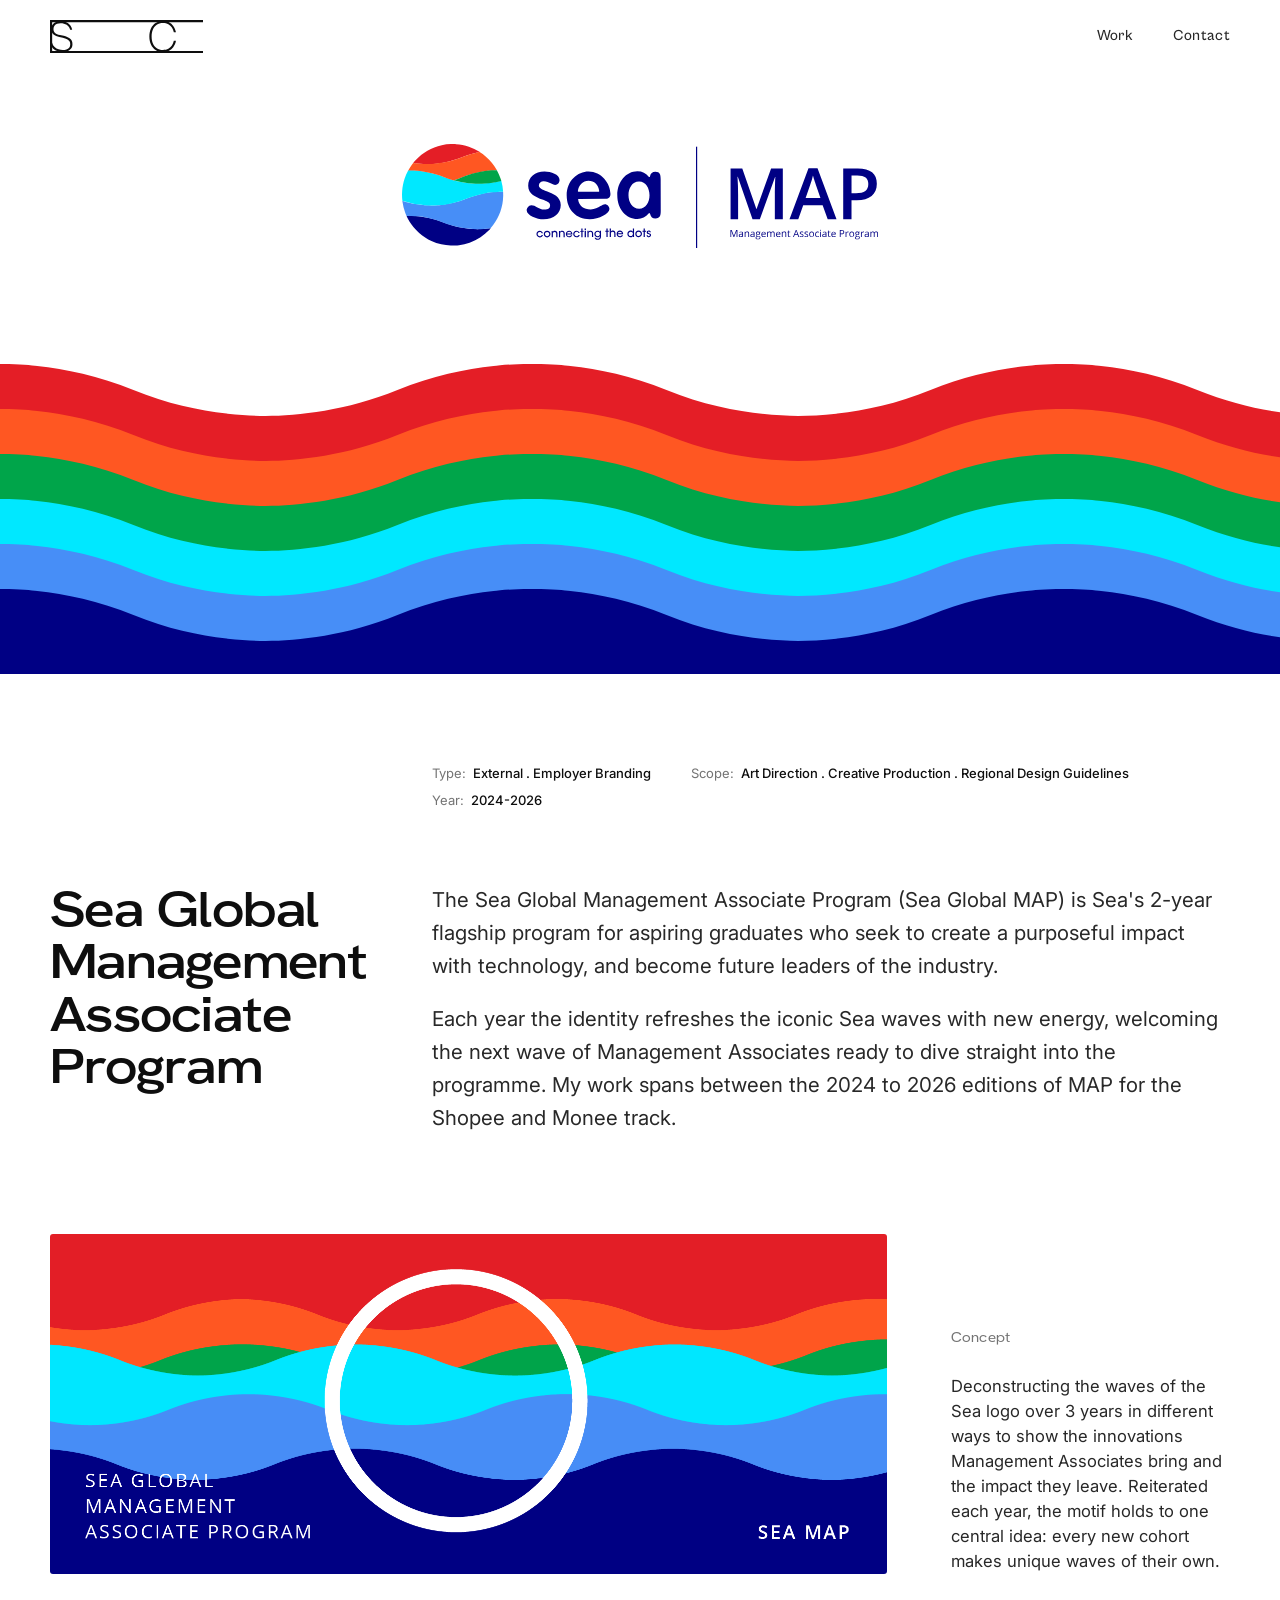
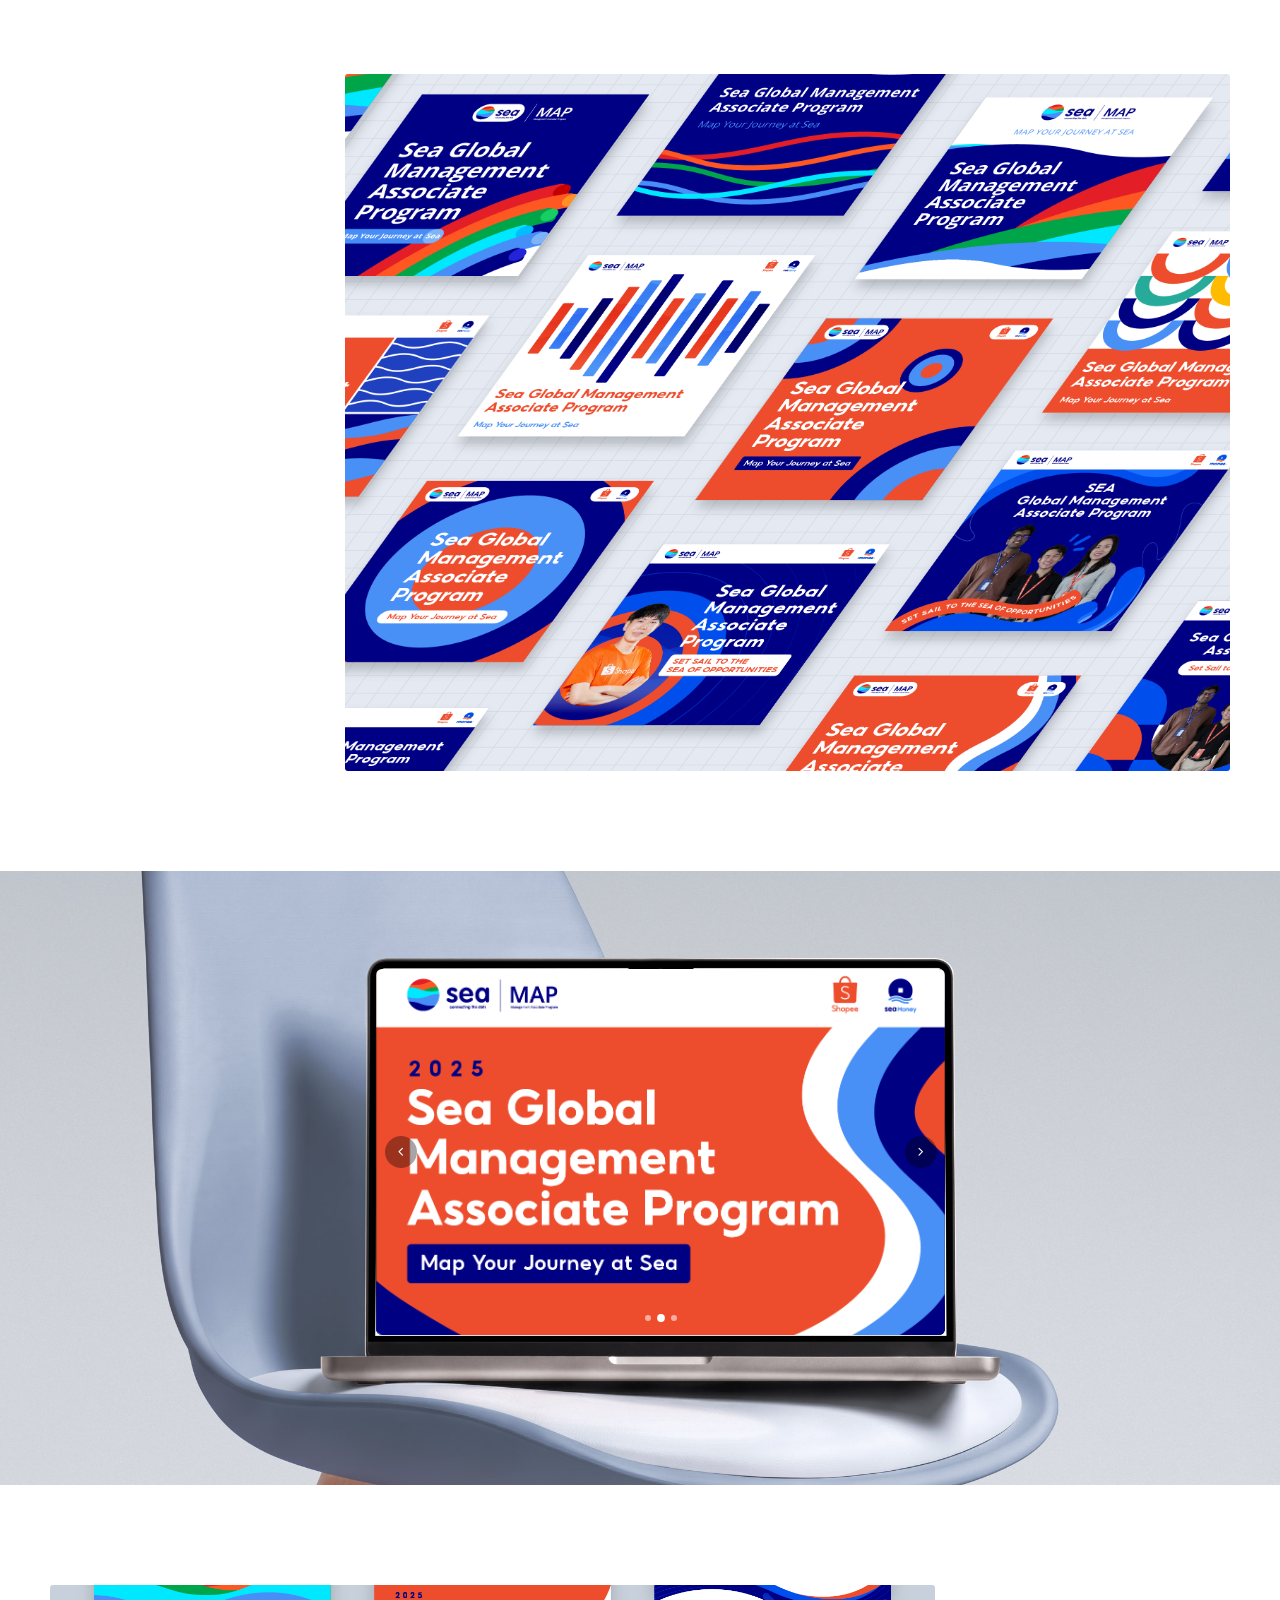
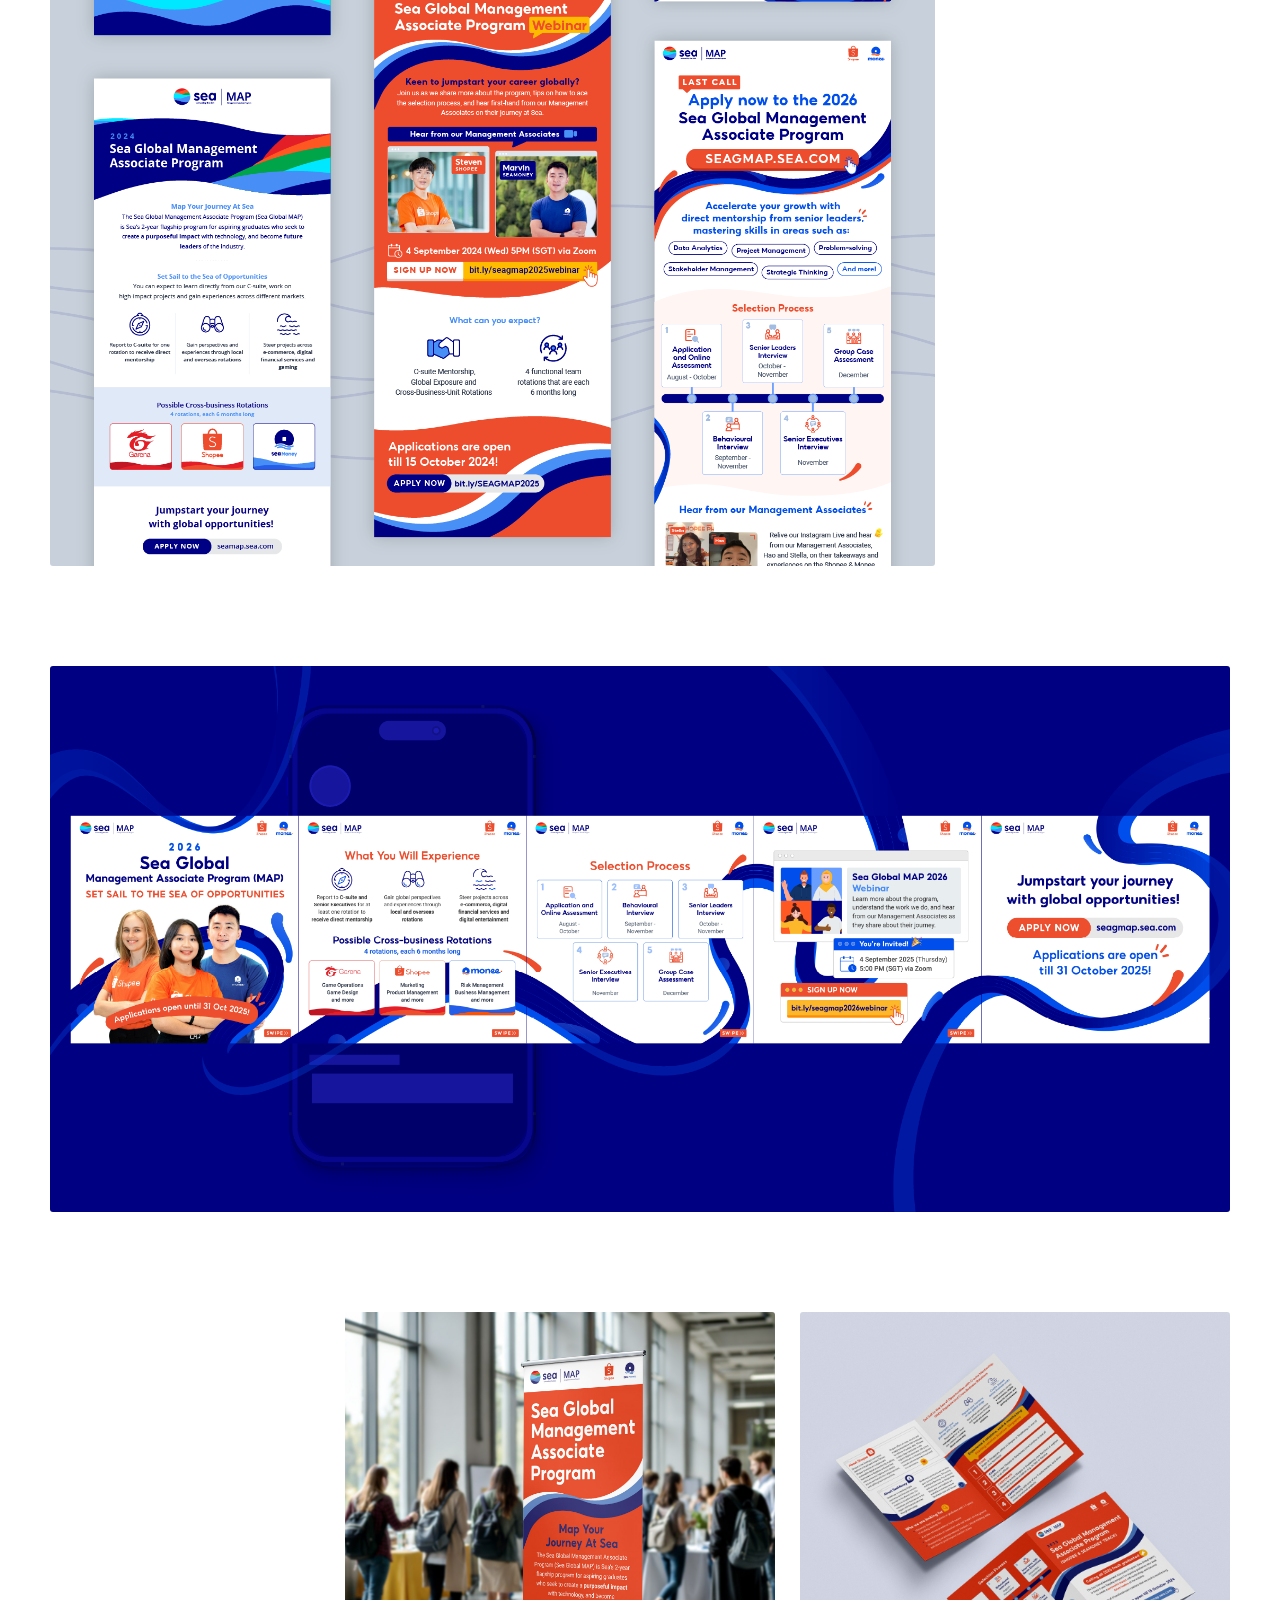
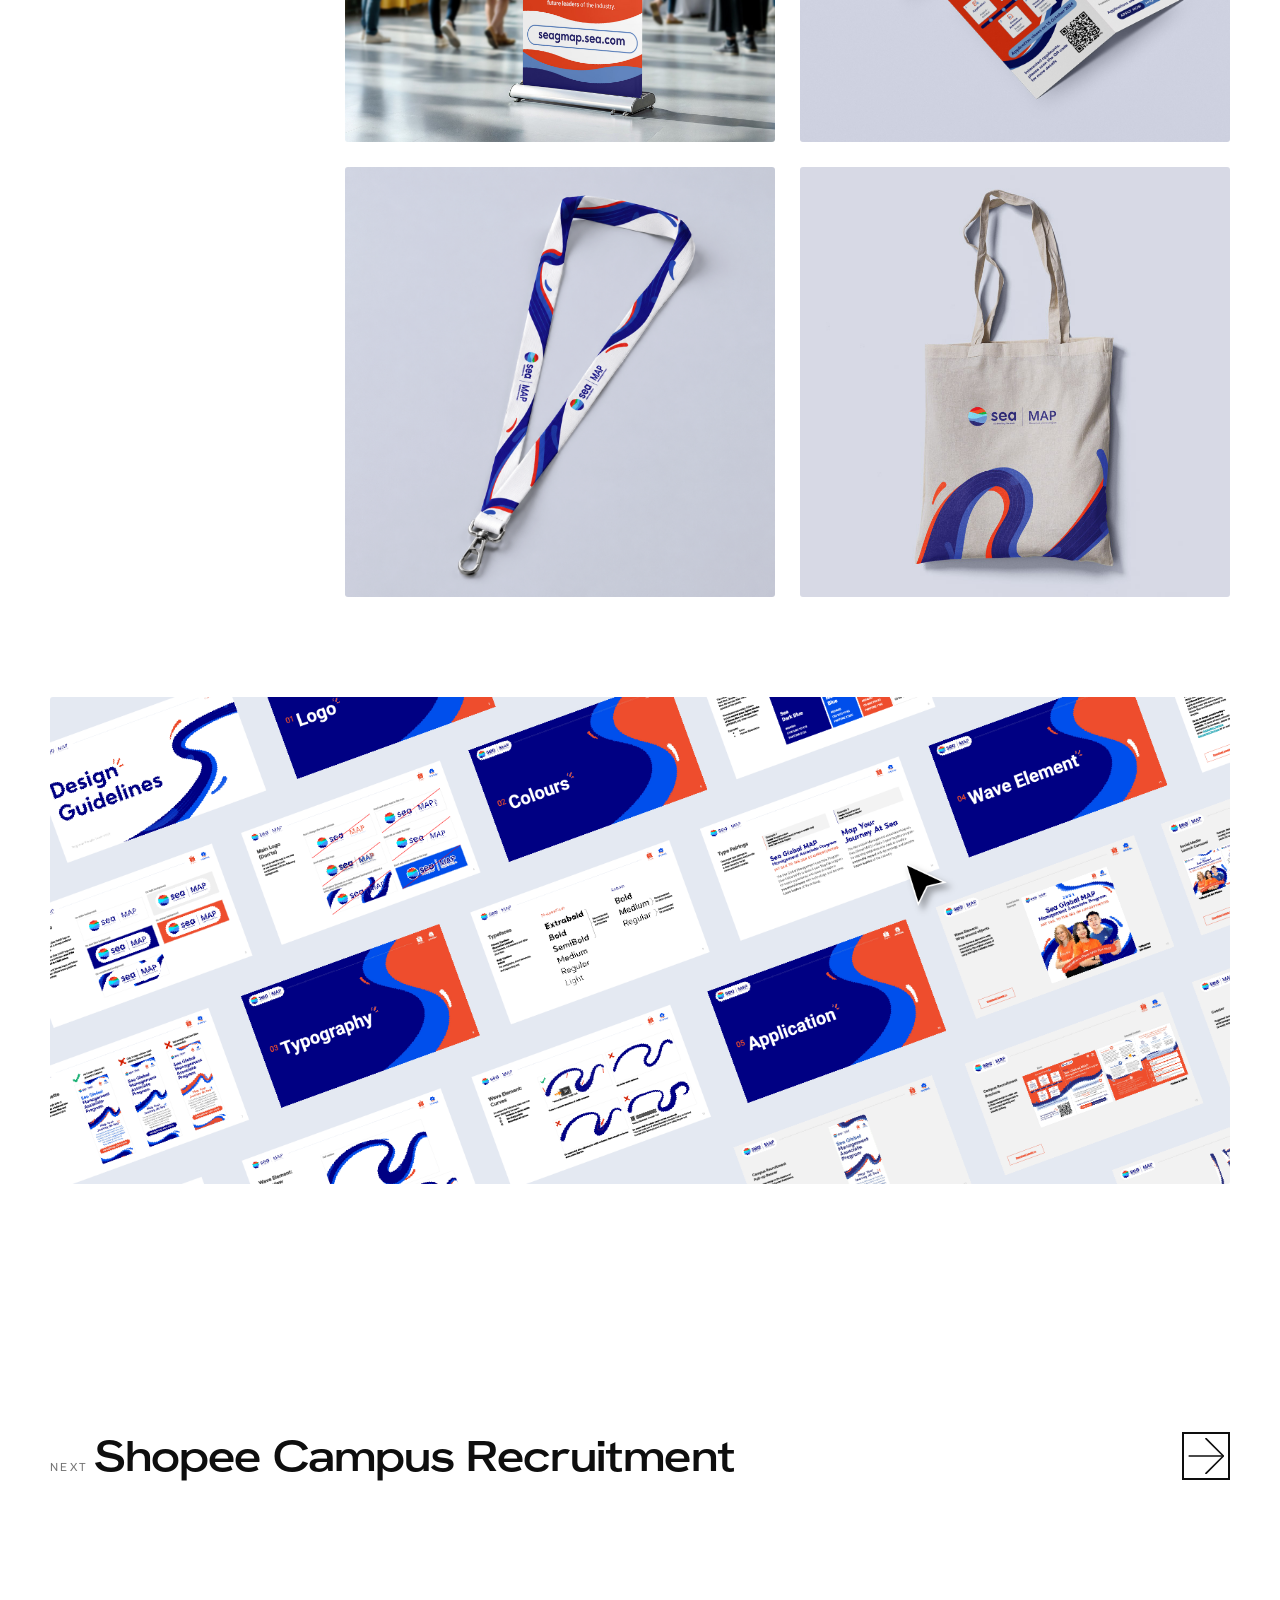
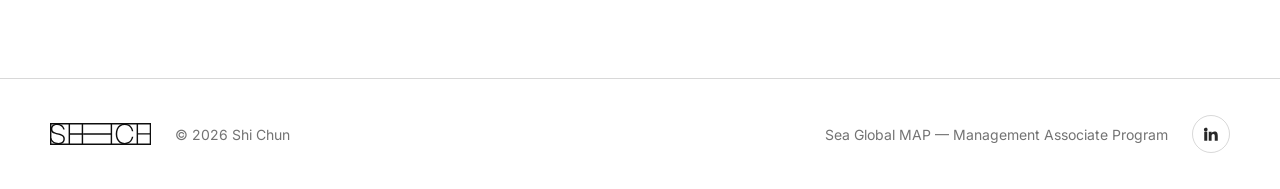
<file: sea-global-map.html>
<!DOCTYPE html>
<html lang="en-GB">
<head>
  <meta charset="UTF-8" />
  <meta name="viewport" content="width=device-width, initial-scale=1.0" />
  <title>Sea Global MAP — Case Study</title>
  <meta name="description" content="Sea Global Management Associate Program — a cross-entity identity system built from Sea's own wave-and-globe mark. A case study by Shich." />

  <link rel="icon" href="data:image/svg+xml,%3Csvg xmlns='http://www.w3.org/2000/svg' viewBox='0 0 376 81.75'%3E%3Cg fill='%230E0E0E'%3E%3Cpath d='M31.36 78.87c-4.28 0-8.47-.65-12.57-1.94s-7.72-3.4-10.86-6.31c-3.14-2.92-6.38-10.28-7.93-14.79h5c1.33 4.51 3.43 8.07 6.31 10.69 2.88 2.62 6.11 4.51 9.69 5.65 3.58 1.15 7.03 1.72 10.36 1.72s6.26-.46 9.03-1.38 5.02-2.45 6.76-4.6 2.6-4.95 2.6-8.42c0-3.03-.63-5.52-1.88-7.48s-3.23-3.58-5.93-4.87-6.15-2.42-10.36-3.38l-8.75-1.99c-2.73-.59-5.3-1.37-7.7-2.33s-4.51-2.18-6.31-3.66-3.25-3.3-4.32-5.48-1.61-4.85-1.61-8.03c0-4.28 1.09-7.87 3.27-10.75s5.06-5.04 8.64-6.48 7.4-2.16 11.47-2.16c6.87 0 12.68 1.5 17.45 4.49 4.76 2.99 9.95 10.1 10.82 16.56h-5.01c-1.7-5.39-4.56-9.42-8.58-12.07s-8.99-3.99-14.9-3.99c-3.18 0-6.08.54-8.7 1.61s-4.75 2.64-6.37 4.71-2.44 4.65-2.44 7.75c0 4.36 1.33 7.63 3.99 9.8s6.61 3.86 11.85 5.04l9.42 2.22c2.95.66 5.74 1.5 8.36 2.49s4.89 2.29 6.81 3.88 3.43 3.51 4.54 5.76 1.66 5 1.66 8.25c0 4.28-1.09 7.88-3.27 10.8s-5.04 5.1-8.59 6.54-7.53 2.16-11.96 2.16Z'/%3E%3Cpath d='M277.41 78.87c-7.02 0-13-1.64-17.95-4.93s-8.73-7.79-11.35-13.51-3.93-12.28-3.93-19.66 1.31-13.94 3.93-19.66 6.41-10.23 11.35-13.51 10.93-4.93 17.95-4.93c5.83 0 10.86 1.05 15.07 3.16s7.66 4.98 10.36 8.64 5.47 9.22 6.7 15.79h-5.21c-.96-4.43-2.55-8.33-4.76-11.69s-5.13-6.02-8.75-7.98-8.09-2.94-13.4-2.94c-5.91 0-10.93 1.42-15.07 4.26s-7.27 6.74-9.42 11.69-3.21 10.67-3.21 17.17s1.07 12.13 3.21 17.11 5.28 8.9 9.42 11.74 9.16 4.26 15.07 4.26c5.32 0 9.78-.98 13.4-2.94s6.54-4.63 8.75-8.03 3.8-7.27 4.76-11.63h5.17c-.39 5.22-3.97 12.04-6.67 15.73s-6.15 6.59-10.36 8.7-9.23 3.16-15.07 3.16Z'/%3E%3Cpath d='M5.32 77.99H0V3.77h5.32v74.22Z'/%3E%3Cpath d='M0 5.32V0h376v5.32H0Z'/%3E%3Cpath d='M0 81.75v-5.32h376v5.32H0Z'/%3E%3Cg transform='translate(69.13 3.77)'%3E%3Cpath d='M161.71 74.22h-5.32V0h5.32v74.22Z'/%3E%3Cpath d='M54.06 39.77v-5.32h105v5.32h-105Z'/%3E%3Cpath d='M5.32 74.22H0V0h5.32v74.22Z'/%3E%3Cpath d='M54.06 74.22h-5.32V0h5.32v74.22Z'/%3E%3Cpath d='M2.66 39.77v-5.32h48.74v5.32H2.66Z'/%3E%3Cpath d='M258.12 74.22h-5.32V0h5.32v74.22ZM304.31 38.88h-49.52v-4.76h49.52v4.76ZM306.86 74.22h-5.32V0h5.32v74.22Z'/%3E%3C/g%3E%3C/g%3E%3C/svg%3E" />

  <!-- All fonts self-hosted from /fonts — no external CDN, works offline & on GitHub Pages -->

  <script>document.documentElement.classList.add("js");</script>

  <style>
    /* ─── Self-hosted fonts (portfolio/fonts) — no CDN, offline + GitHub-Pages safe ── */
    /* HK Grotesk Wide — display / headings */
    @font-face { font-family: "HK Grotesk Wide"; font-style: normal; font-weight: 400; font-display: swap; src: url("fonts/HKGroteskWide-Regular.otf") format("opentype"); }
    @font-face { font-family: "HK Grotesk Wide"; font-style: normal; font-weight: 500; font-display: swap; src: url("fonts/HKGroteskWide-Medium.otf") format("opentype"); }
    @font-face { font-family: "HK Grotesk Wide"; font-style: normal; font-weight: 600; font-display: swap; src: url("fonts/HKGroteskWide-SemiBold.otf") format("opentype"); }
    @font-face { font-family: "HK Grotesk Wide"; font-style: normal; font-weight: 700; font-display: swap; src: url("fonts/HKGroteskWide-Bold.otf") format("opentype"); }
    /* Cabinet Grotesk — labels / utility */
    @font-face { font-family: "Cabinet Grotesk"; font-style: normal; font-weight: 400; font-display: swap; src: url("fonts/CabinetGrotesk-Regular.woff2") format("woff2"), url("fonts/CabinetGrotesk-Regular.woff") format("woff"); }
    @font-face { font-family: "Cabinet Grotesk"; font-style: normal; font-weight: 500; font-display: swap; src: url("fonts/CabinetGrotesk-Medium.woff2") format("woff2"), url("fonts/CabinetGrotesk-Medium.woff") format("woff"); }
    @font-face { font-family: "Cabinet Grotesk"; font-style: normal; font-weight: 700; font-display: swap; src: url("fonts/CabinetGrotesk-Bold.woff2") format("woff2"), url("fonts/CabinetGrotesk-Bold.woff") format("woff"); }
    /* Inter (variable) — body */
    @font-face { font-family: "Inter"; font-style: normal; font-weight: 100 900; font-display: swap; src: url("fonts/Inter-Variable.ttf") format("truetype"); }
    @font-face { font-family: "Inter"; font-style: italic; font-weight: 100 900; font-display: swap; src: url("fonts/Inter-Italic-Variable.ttf") format("truetype"); }

    :root {
      --bg:      #FFFFFF;
      --panel:   #E3E4DD;
      --ink:     #0E0E0E;
      --ink-2:   #282828;
      --muted:   rgba(14,14,14,.58);
      --line:    rgba(14,14,14,.16);
      --line-2:  rgba(14,14,14,.34);
      --chip-border: #898989;
      --chip-text:   #505050;
      --black:   #000;
      --spring:  cubic-bezier(0.22, 1, 0.36, 1);
      --font-display: "Cabinet Grotesk", system-ui, sans-serif;
      --font-wide:    "Cabinet Grotesk", system-ui, sans-serif;
      --font-body:    "Inter", system-ui, -apple-system, "Segoe UI", sans-serif;
      --font-hk:      "HK Grotesk Wide", "Cabinet Grotesk", system-ui, sans-serif;
      --pad: clamp(20px, 4vw, 50px);
      --content-max: 1670px;
    }

    * { box-sizing: border-box; }
    html { scroll-behavior: smooth; -webkit-text-size-adjust: 100%; }
    body { margin: 0; background: var(--bg); color: var(--ink); font-family: var(--font-body); font-size: 18px; line-height: 1.5; -webkit-font-smoothing: antialiased; text-rendering: optimizeLegibility; }
    ::selection { background: rgba(14,14,14,.14); }
    a { color: inherit; text-decoration: none; }
    img { max-width: 100%; display: block; }
    :focus-visible { outline: 2px solid var(--ink); outline-offset: 3px; border-radius: 2px; }
    .shell { width: 100%; max-width: calc(var(--content-max) + var(--pad) * 2); margin-inline: auto; padding-inline: var(--pad); }
    .skip-link { position: absolute; left: 12px; top: -60px; z-index: 100; background: var(--ink); color: var(--bg); padding: 10px 16px; border-radius: 6px; transition: top .2s var(--spring); }
    .skip-link:focus { top: 12px; }

    /* ─── Header / nav (same as home / other case studies) ─────────────── */
    header { position: sticky; top: 0; z-index: 40; background: color-mix(in srgb, var(--bg) 86%, transparent); backdrop-filter: blur(10px); -webkit-backdrop-filter: blur(10px); border-bottom: 1px solid transparent; transition: border-color .3s var(--spring); }
    header.scrolled { border-bottom-color: var(--line); }
    .nav { display: flex; align-items: center; justify-content: space-between; padding-block: 20px; }
    .nav-links { display: flex; align-items: center; gap: clamp(20px, 4vw, 40px); }
    .nav-links a { font-family: var(--font-wide); font-size: 15px; font-weight: 500; letter-spacing: 0.02em; color: var(--ink-2); transition: color .2s var(--spring); position: relative; }
    .nav-links a::after { content: ""; position: absolute; left: 0; right: 100%; bottom: -3px; height: 1.5px; background: var(--ink); transition: right .3s var(--spring); }
    .nav-links a:hover { color: var(--ink); }
    .nav-links a:hover::after { right: 0; }
    .logo-link { display: inline-flex; color: var(--ink); }
    .logo-link svg { height: clamp(26px, 2.6vw, 34px); width: auto; display: block; overflow: hidden; }
    .logo-piece { transform: translateY(82px); transition: transform .55s var(--spring); }
    .logo-link:hover .logo-piece, .logo-link:focus-visible .logo-piece { transform: translateY(0); }

    /* ─── Labels, chips, section heads (same as home / other case studies) ── */
    .label { font-family: var(--font-wide); font-weight: 500; font-size: 12px; letter-spacing: 0.2em; text-transform: uppercase; color: var(--ink-2); }
    .chips { display: flex; flex-wrap: wrap; gap: 8px 10px; }
    .chip { font-family: var(--font-body); font-weight: 400; font-size: 12px; line-height: 1; letter-spacing: 0.08em; text-transform: uppercase; color: var(--chip-text); border: 1px solid var(--chip-border); padding: 6px 11px; white-space: nowrap; }
    .sec-head { display: flex; align-items: center; gap: clamp(14px, 1.6vw, 22px); margin-bottom: clamp(2rem, 4vw, 3.25rem); }
    .sec-mark { flex: none; width: clamp(34px, 4vw, 50px); height: clamp(34px, 4vw, 50px); color: var(--ink); }
    .sec-mark svg { width: 100%; height: 100%; display: block; }
    .sec-title { font-family: var(--font-hk); font-stretch: 125%; font-weight: 500; font-size: clamp(2rem, 4.6vw, 3.5rem); line-height: 1.02; letter-spacing: -0.01em; margin: 0; }
    .kicker { font-family: var(--font-wide); font-weight: 500; font-size: 12px; letter-spacing: 0.2em; text-transform: uppercase; color: var(--muted); margin: 0 0 0.9rem; }

    section { padding-block: clamp(3rem, 7vw, 104px); }
    /* Tighter vertical rhythm between the graphic-led sections below the
       opening description — desktop gap is 50px + 50px = 100px. Space
       above (header/hero/intro-top) and after the graphic run (into the
       CTA/footer) is untouched. */
    .sec-tight { padding-block: clamp(3rem, 7vw, 50px); }
    #intro { padding-bottom: clamp(3rem, 7vw, 50px); }
    /* Even tighter on mobile — the 3rem floor above still reads roomy on a
       small screen; drop it further so the graphic-led run feels continuous. */
    @media (max-width: 720px) {
      .sec-tight { padding-block: 1.5rem; }
      #intro { padding-bottom: 1.5rem; }
    }
    html.js .reveal { opacity: 0; transform: translateY(30px); }
    html.js .reveal.in { opacity: 1; transform: none; transition: opacity 1.1s var(--spring), transform 1.2s var(--spring); }
    /* Header fades in faster than the rest of the page (0.5s) — same as other case studies */
    html.js .hero-cs.reveal.in { transition: opacity .5s var(--spring), transform .5s var(--spring); }

    /* ─── Box + Arrow (same as home / other case studies) ──────────────── */
    .arrow-sq { position: relative; flex: none; display: grid; place-items: center; overflow: hidden; width: 48px; height: 48px; border: 2px solid var(--ink); border-radius: 0; color: var(--ink); transition: background .3s var(--spring), color .3s var(--spring), border-color .3s var(--spring); }
    .arrow-sq svg { grid-area: 1 / 1; width: 100%; height: 100%; padding: 4px; }
    .arrow-sq .arrow-lead { animation: arrowBobX 3s ease-in-out infinite; }
    .arrow-sq .arrow-trail { transform: translateX(-118%); opacity: 0; }
    .arrow-link:hover .arrow-sq, .stat-link:hover .arrow-sq { background: var(--ink); color: var(--bg); border-color: var(--ink); }
    .arrow-link:hover .arrow-lead, .stat-link:hover .arrow-lead { animation: arrowLeaveFull .5s var(--spring) forwards; }
    .arrow-link:hover .arrow-trail, .stat-link:hover .arrow-trail { animation: arrowEnterFull .5s var(--spring) forwards; }
    @keyframes arrowBobX { 0%,100% { transform: translateX(0); } 50% { transform: translateX(3px); } }
    @keyframes arrowLeaveFull { to { transform: translateX(118%); opacity: 0; } }
    @keyframes arrowEnterFull { 55% { opacity: 1; } to { transform: translateX(0); opacity: 1; } }

    /* ─── Hero (animated: six waves scrolling right-to-left + static logo) ──
       Logo sits above true centre (top:32%) to leave room for the wave band
       below. Each wave layer reuses the same Wave.svg silhouette, recoloured
       via currentColor, positioned so its crest lands at a different height.

       PAINT ORDER IS THE KEY: red is painted first/backmost, navy last/
       frontmost. Each layer's fill is solid indefinitely below its own local
       wave-line, at every x — so red alone (furthest back) already covers
       everything below its own line with no possible holes; orange/green/
       cyan/blue/navy just add more colour in front of it. That guarantees
       full coverage below red's line at all times, for any relative timing
       between layers — the only thing ever above a gap is the plain hero
       background, exactly matching the reference (white shows only above
       red's own peaks, same as Header.png).

       TILE SEAM: browsers can sub-pixel-round adjacent elements slightly
       differently once a parent transform is animating continuously — even
       when the CSS math is "exact", the actual rasteriser can flicker a
       hairline gap between two tiles while the animation runs (this is
       what showed up as the thin cyan sliver cutting through blue). The
       fix is a deliberate 2px overlap: each tile is 2127px wide, but every
       tile after the first is pulled 2px left (margin-left:-2px), so
       consecutive tiles always physically overlap instead of merely
       touching — no rounding pass can ever open a gap. The loop distance
       (2125px) matches that same overlapped spacing, so the seam stays
       invisible at the wrap-around point too. Four tiles per layer still
       comfortably out-run any real viewport width even with the 2px
       trim per seam.

       DIRECTION: red / green / blue move right-to-left (leftward);
       orange / cyan / navy move the opposite way, left-to-right — a mix,
       not all six in the same direction. Speed is 2× slower than the
       previous pass, and every layer keeps its own distinct, closely
       clustered duration so none of them stay in sync with each other. */
    .hero-cs { position: relative; overflow: hidden; background: #fff; --hh: 600px; height: var(--hh); }
    .hero-gmap-logo { position: absolute; top: calc(32% - 70px); left: 50%; transform: translate(-50%, -50%); z-index: 3; width: min(clamp(460px, 45vw, 720px), 100vw); padding: 0 var(--pad); }
    .hero-gmap-logo img { width: 100%; height: auto; display: block; }

    .wave-band { position: absolute; left: 0; right: 0; bottom: 0; height: 320px; overflow: hidden; z-index: 1; }
    .wave-layer { position: absolute; left: 0; right: 0; height: 300px; overflow: hidden; }
    .wave-track { position: absolute; top: 0; left: 0; display: flex; animation-timing-function: linear; animation-iteration-count: infinite; will-change: transform; }
    .wave-track svg { flex: none; width: 2127px; height: 300px; display: block; }
    .wave-track svg:not(:first-child) { margin-left: -2px; } /* deliberate overlap — never a rounding gap */
    @keyframes waveMoveLeft  { from { transform: translateX(0); }        to { transform: translateX(-2125px); } }
    @keyframes waveMoveRight { from { transform: translateX(-2125px); } to { transform: translateX(0); } }

    .wv-navy   { top: 235px; }
    .wv-blue   { top: 190px; }
    .wv-cyan   { top: 145px; }
    .wv-green  { top: 100px; }
    .wv-orange { top:  55px; }
    .wv-red    { top:  10px; }
    .wv-red    .wave-track { color: #e41e26; animation-name: waveMoveLeft;  animation-duration: 48s; animation-delay: 0s; }
    .wv-orange .wave-track { color: #ff5722; animation-name: waveMoveRight; animation-duration: 52s; animation-delay: -6s; }
    .wv-green  .wave-track { color: #00a54a; animation-name: waveMoveLeft;  animation-duration: 46s; animation-delay: -11s; }
    .wv-cyan   .wave-track { color: #00e8ff; animation-name: waveMoveRight; animation-duration: 56s; animation-delay: -17s; }
    .wv-blue   .wave-track { color: #478ef7; animation-name: waveMoveLeft;  animation-duration: 49s; animation-delay: -22s; }
    .wv-navy   .wave-track { color: #000084; animation-name: waveMoveRight; animation-duration: 53s; animation-delay: -28s; }

    /* ─── Two-column intro: metadata row sits well above the title/copy row;
           title takes 25% width, description the remaining 75% ──────────── */
    .intro { display: grid; grid-template-columns: 1fr 3fr; grid-template-rows: auto auto; column-gap: clamp(2rem, 5vw, 5rem); row-gap: clamp(2.5rem, 6vw, 4.5rem); align-items: start; }
    @media (max-width: 860px) { .intro { grid-template-columns: 1fr; grid-template-rows: auto auto auto; gap: 1.75rem; } }
    .intro .meta-inline { grid-column: 2; grid-row: 1; display: flex; flex-wrap: wrap; gap: 0.5rem 2.5rem; margin: 0; }
    @media (max-width: 860px) { .intro .meta-inline { grid-column: 1; grid-row: auto; } }
    .intro .meta-inline > div { display: flex; gap: 0.4em; align-items: baseline; }
    .intro .meta-inline dt { margin: 0; font-family: var(--font-body); font-weight: 400; font-size: 13px; color: var(--muted); white-space: nowrap; }
    .intro .meta-inline dd { margin: 0; font-family: var(--font-body); font-weight: 500; font-size: 13px; color: var(--ink); }
    .intro h1 { grid-column: 1; grid-row: 2; font-family: var(--font-hk); font-stretch: 125%; font-weight: 500; font-size: clamp(1.9rem, 3.8vw, 3.4rem); line-height: 1.08; letter-spacing: -0.015em; margin: 0; }
    @media (max-width: 860px) { .intro h1 { grid-column: 1; grid-row: auto; } }
    .intro .body { grid-column: 2; grid-row: 2; }
    @media (max-width: 860px) { .intro .body { grid-column: 1; grid-row: auto; } }
    .intro .body p { margin: 0 0 1.2rem; font-size: clamp(1.1rem, 1.6vw, 1.4rem); line-height: 1.62; color: var(--ink-2); max-width: 100%; }
    .intro .body p:last-child { margin-bottom: 0; }

    /* ─── Project images: 75% width, left-aligned by default (100% on mobile);
           .align-right flips the second one to the right instead ─────────── */
    .proj-showcase { width: 75%; margin-right: auto; }
    .proj-showcase.align-right { margin-right: 0; margin-left: auto; }
    .proj-showcase.full { width: 100%; margin: 0; }
    .proj-showcase .media { border-radius: 3px; overflow: hidden; }
    .proj-showcase .media img { width: 100%; height: auto; display: block; }
    @media (max-width: 720px) { .proj-showcase { width: 100%; } }

    /* ─── Merch grid: rollup banner, brochure, lanyard, totebag in a 2×2
           grid, the grid itself sized to 75% of the shell and pushed to
           the right edge — all four source images are square, so nothing
           needs object-fit cropping, natural sizing lines the cells up. */
    .merch2-row { display: grid; grid-template-columns: repeat(2, 1fr); gap: clamp(1rem, 2vw, 1.75rem); width: 75%; margin-left: auto; }
    @media (max-width: 720px) { .merch2-row { grid-template-columns: 1fr; width: 100%; } }
    .merch2-row .media { border-radius: 3px; overflow: hidden; }
    .merch2-row .media img { width: 100%; height: auto; display: block; }

    /* ─── First image + "Concept" copy, bottom-left aligned to its right ── */
    .proj-row { display: grid; grid-template-columns: 3fr 1fr; gap: clamp(2rem, 5vw, 5rem); align-items: end; }
    @media (max-width: 860px) { .proj-row { grid-template-columns: 1fr; gap: 1.75rem; } }
    .proj-row .proj-showcase { width: 100%; margin: 0; }
    .proj-copy { text-align: left; }
    .proj-copy .copy-kicker { font-family: var(--font-hk); font-stretch: 125%; font-weight: 400; font-size: 13px; letter-spacing: 0.01em; color: var(--muted); margin: 0 0 1.7rem; }
    .proj-copy p { margin: 0; font-family: var(--font-body); font-size: clamp(1rem, 1.3vw, 1.2rem); line-height: 1.5; color: var(--ink-2); }

    /* ─── MacBook showcase: full-bleed (only the hero is otherwise 100vw).
           The screen coordinates below were measured pixel-by-pixel against
           the source photo (2160×1035) — it's a clean axis-aligned rect, no
           perspective skew: left 635px, top 164px, right 1595px, bottom
           783px → 29.40% / 15.84% / 44.44% / 59.81% of the image box. ───── */
    .macbook-section { width: 100%; }
    .macbook-frame { position: relative; width: 100%; }
    .macbook-frame .macbook-base { width: 100%; height: auto; display: block; }
    .macbook-screen { position: absolute; left: 29.40%; top: 15.84%; width: 44.44%; height: 59.81%; overflow: hidden; border-radius: 6px; background: #000; }
    /* Slides sit in a row and the track shifts left by one slide-width per
       advance — new slide enters from the right, sliding right-to-left. */
    .macbook-slides { position: absolute; inset: 0; display: flex; transition: transform .6s var(--spring); }
    .macbook-slides img { flex: 0 0 100%; width: 100%; height: 100%; object-fit: cover; display: block; }
    .macbook-arrow { position: absolute; top: 50%; transform: translateY(-50%); width: clamp(18px, 3vw, 32px); height: clamp(18px, 3vw, 32px); border: none; border-radius: 999px; background: rgba(0,0,0,.35); color: #fff; display: grid; place-items: center; cursor: pointer; padding: 0; transition: background .2s var(--spring); }
    .macbook-arrow:hover { background: rgba(0,0,0,.6); }
    .macbook-arrow svg { width: 42%; height: 42%; }
    .macbook-arrow-prev { left: clamp(4px, 1.5%, 10px); }
    .macbook-arrow-next { right: clamp(4px, 1.5%, 10px); }
    .macbook-dots { position: absolute; left: 0; right: 0; bottom: clamp(6px, 4%, 14px); display: flex; justify-content: center; gap: 7px; }
    .macbook-dot { width: 6px; height: 6px; border-radius: 999px; border: none; padding: 0; background: rgba(255,255,255,.55); cursor: pointer; transition: background .2s var(--spring), transform .2s var(--spring); }
    .macbook-dot.active { background: #fff; transform: scale(1.3); }

    /* ─── Media / grids ───────────────────────────────────────────────── */
    .media { border-radius: 3px; overflow: hidden; background: var(--black); }
    .media img { width: 100%; height: 100%; object-fit: cover; display: block; }
    figure { margin: 0; }
    figcaption { margin-top: 1rem; }
    figcaption .cap-t { font-family: var(--font-hk); font-stretch: 125%; font-weight: 500; font-size: clamp(1.05rem, 1.5vw, 1.35rem); letter-spacing: -0.01em; }
    figcaption .cap-d { margin-top: .35rem; color: var(--muted); font-size: 15px; max-width: 40ch; }

    /* ─── Next project (no link yet — page not built) ───────────────────── */
    .more .more-row { display: flex; align-items: center; justify-content: space-between; gap: 2rem; padding-block: 100px; }
    .more .more-t { font-family: var(--font-hk); font-stretch: 125%; font-weight: 500; font-size: clamp(1.6rem, 3.4vw, 2.8rem); letter-spacing: -0.02em; }
    .more .more-k { font-family: var(--font-wide); font-weight: 500; font-size: 12px; letter-spacing: 0.2em; text-transform: uppercase; color: var(--muted); margin-bottom: 0.6rem; }

    /* ─── Footer (same as home / other case studies) ────────────────────── */
    footer { border-top: 1px solid var(--line); }
    .foot { display: flex; align-items: center; gap: 1.5rem; padding-block: 2.25rem; flex-wrap: wrap; }
    .foot .logo-foot { color: var(--ink); }
    .foot .logo-foot svg { height: 22px; width: auto; display: block; }
    .foot p { margin: 0; color: var(--muted); font-size: 14px; }
    .foot .spacer { flex: 1; }
    .foot .social { width: 38px; height: 38px; border: 1px solid var(--line); border-radius: 999px; display: grid; place-items: center; color: var(--ink-2); transition: background .25s var(--spring), color .25s var(--spring), border-color .25s var(--spring); }
    .foot .social:hover { background: var(--ink); color: var(--bg); border-color: var(--ink); }

    @media (prefers-reduced-motion: reduce) {
      * { animation-duration: .001ms !important; animation-iteration-count: 1 !important; transition-duration: .001ms !important; scroll-behavior: auto !important; }
      .wave-track { animation: none !important; }
      html.js .reveal { opacity: 1; transform: none; }
      .arrow-trail { display: none; }
    }
  </style>
</head>

<body>
  <a href="#intro" class="skip-link">Skip to content</a>

  <!-- ─── Header ─────────────────────────────────────────────────────── -->
  <header id="siteHeader">
    <div class="shell nav">
      <a href="index.html" class="logo-link" aria-label="Shich — home">
        <svg viewBox="0 0 376 81.75" role="img" aria-hidden="true">
          <g fill="currentColor">
            <path d="M31.36,78.87c-4.28,0-8.47-.65-12.57-1.94s-7.72-3.4-10.86-6.31c-3.14-2.92-6.38-10.28-7.93-14.79h5c1.33,4.51,3.43,8.07,6.31,10.69,2.88,2.62,6.11,4.51,9.69,5.65,3.58,1.15,7.03,1.72,10.36,1.72s6.26-.46,9.03-1.38c2.77-.92,5.02-2.45,6.76-4.6,1.73-2.14,2.6-4.95,2.6-8.42,0-3.03-.63-5.52-1.88-7.48-1.26-1.96-3.23-3.58-5.93-4.87-2.7-1.29-6.15-2.42-10.36-3.38l-8.75-1.99c-2.73-.59-5.3-1.37-7.7-2.33-2.4-.96-4.51-2.18-6.31-3.66-1.81-1.48-3.25-3.3-4.32-5.48-1.07-2.18-1.61-4.85-1.61-8.03,0-4.28,1.09-7.87,3.27-10.75,2.18-2.88,5.06-5.04,8.64-6.48,3.58-1.44,7.4-2.16,11.47-2.16,6.87,0,12.68,1.5,17.45,4.49,4.76,2.99,9.95,10.1,10.82,16.56h-5.01c-1.7-5.39-4.56-9.42-8.58-12.07-4.03-2.66-8.99-3.99-14.9-3.99-3.18,0-6.08.54-8.7,1.61-2.62,1.07-4.75,2.64-6.37,4.71-1.63,2.07-2.44,4.65-2.44,7.75,0,4.36,1.33,7.63,3.99,9.8,2.66,2.18,6.61,3.86,11.85,5.04l9.42,2.22c2.95.66,5.74,1.5,8.36,2.49,2.62,1,4.89,2.29,6.81,3.88,1.92,1.59,3.43,3.51,4.54,5.76,1.11,2.25,1.66,5,1.66,8.25,0,4.28-1.09,7.88-3.27,10.8-2.18,2.92-5.04,5.1-8.59,6.54s-7.53,2.16-11.96,2.16Z"></path>
            <path d="M277.41,78.87c-7.02,0-13-1.64-17.95-4.93-4.95-3.29-8.73-7.79-11.35-13.51-2.62-5.72-3.93-12.28-3.93-19.66s1.31-13.94,3.93-19.66c2.62-5.72,6.41-10.23,11.35-13.51,4.95-3.29,10.93-4.93,17.95-4.93,5.83,0,10.86,1.05,15.07,3.16s7.66,4.98,10.36,8.64c2.7,3.66,5.47,9.22,6.7,15.79h-5.21c-.96-4.43-2.55-8.33-4.76-11.69-2.22-3.36-5.13-6.02-8.75-7.98-3.62-1.96-8.09-2.94-13.4-2.94-5.91,0-10.93,1.42-15.07,4.26-4.14,2.84-7.27,6.74-9.42,11.69-2.14,4.95-3.21,10.67-3.21,17.17s1.07,12.13,3.21,17.11c2.14,4.98,5.28,8.9,9.42,11.74,4.13,2.84,9.16,4.26,15.07,4.26,5.32,0,9.78-.98,13.4-2.94,3.62-1.96,6.54-4.63,8.75-8.03,2.22-3.4,3.8-7.27,4.76-11.63h5.17c-.39,5.22-3.97,12.04-6.67,15.73-2.7,3.69-6.15,6.59-10.36,8.7s-9.23,3.16-15.07,3.16Z"></path>
            <path d="M5.32,77.99H0V3.77h5.32v74.22Z"></path>
            <path d="M0,5.32V0s376,0,376,0v5.32S0,5.32,0,5.32Z"></path>
            <path d="M0,81.75v-5.32s376,0,376,0v5.32S0,81.75,0,81.75Z"></path>
          </g>
          <g class="logo-piece" fill="currentColor">
            <g transform="translate(69.13,3.77)">
              <path d="M161.71,74.22h-5.32V0h5.32v74.22Z"></path>
              <path d="M54.06,39.77v-5.32s105,0,105,0v5.32s-105,0-105,0Z"></path>
              <path d="M5.32,74.22H0V0h5.32v74.22Z"></path>
              <path d="M54.06,74.22h-5.32V0h5.32v74.22Z"></path>
              <path d="M2.66,39.77v-5.32s48.74,0,48.74,0v5.32s-48.74,0-48.74,0Z"></path>
              <path d="M258.12,74.22h-5.32V0h5.32v74.22ZM304.31,38.88h-49.52v-4.76h49.52v4.76ZM306.86,74.22h-5.32V0h5.32v74.22Z"></path>
            </g>
          </g>
        </svg>
      </a>
      <nav class="nav-links" aria-label="Primary">
        <a href="index.html#work">Work</a>
        <a href="index.html#contact">Contact</a>
      </nav>
    </div>
  </header>

  <main>
    <!-- ─── Hero: six waves, scrolling, behind the sea | MAP lockup ──────── -->
    <section class="hero-cs reveal" aria-label="Sea Global Management Associate Program key visual">
      <div class="wave-band" aria-hidden="true">
        <div class="wave-layer wv-red"><div class="wave-track">
          <svg viewBox="0 0 2538.11 357.95" preserveAspectRatio="none"><path d="M2493.76,2.45c-33.5,3.55-73.38,11.65-114.78,28.55-39.9,16.28-78.37,24.4-111.09,28.14v-.05s-.43.07-1.26.19c-17.39,1.94-33.13,2.65-46.54,2.71-13.42-.06-29.15-.77-46.54-2.71-.83-.12-1.26-.19-1.26-.19v.05c-32.72-3.75-71.2-11.86-111.09-28.14-41.41-16.9-81.28-25-114.78-28.55-6.43-.84-22.21-2.53-44.36-2.44-22.15-.08-37.94,1.61-44.36,2.44-33.5,3.55-73.38,11.65-114.78,28.55-60.79,24.81-118.28,30.65-157.13,30.98-38.85-.33-96.34-6.17-157.13-30.98-41.41-16.9-81.28-25-114.78-28.55-6.42-.84-22.21-2.53-44.36-2.44-22.15-.08-37.94,1.61-44.36,2.44-33.5,3.55-73.38,11.65-114.78,28.55-39.9,16.28-78.37,24.4-111.09,28.14v-.05s-.43.07-1.26.19c-16.93,1.89-32.28,2.61-45.46,2.7-38.85-.32-96.4-6.14-157.25-30.98-41.41-16.9-81.28-25-114.78-28.55-6.42-.84-22.21-2.53-44.36-2.44-.46,0-.91,0-1.37,0-.46,0-.9,0-1.37,0-22.15-.08-37.94,1.61-44.36,2.44-33.5,3.55-73.38,11.65-114.78,28.55-60.85,24.84-118.4,30.66-157.25,30.98-13.18-.09-28.52-.81-45.46-2.7-.83-.12-1.26-.19-1.26-.19v.05c-32.72-3.75-71.2-11.86-111.09-28.14C117.77,14.09,77.89,6,44.39,2.45,37.96,1.61,22.18-.08.03,0h-.03v357.95h2538.11V0c-22.15-.08-37.93,1.61-44.36,2.44Z" fill="currentColor"/></svg>
          <svg viewBox="0 0 2538.11 357.95" preserveAspectRatio="none"><path d="M2493.76,2.45c-33.5,3.55-73.38,11.65-114.78,28.55-39.9,16.28-78.37,24.4-111.09,28.14v-.05s-.43.07-1.26.19c-17.39,1.94-33.13,2.65-46.54,2.71-13.42-.06-29.15-.77-46.54-2.71-.83-.12-1.26-.19-1.26-.19v.05c-32.72-3.75-71.2-11.86-111.09-28.14-41.41-16.9-81.28-25-114.78-28.55-6.43-.84-22.21-2.53-44.36-2.44-22.15-.08-37.94,1.61-44.36,2.44-33.5,3.55-73.38,11.65-114.78,28.55-60.79,24.81-118.28,30.65-157.13,30.98-38.85-.33-96.34-6.17-157.13-30.98-41.41-16.9-81.28-25-114.78-28.55-6.42-.84-22.21-2.53-44.36-2.44-22.15-.08-37.94,1.61-44.36,2.44-33.5,3.55-73.38,11.65-114.78,28.55-39.9,16.28-78.37,24.4-111.09,28.14v-.05s-.43.07-1.26.19c-16.93,1.89-32.28,2.61-45.46,2.7-38.85-.32-96.4-6.14-157.25-30.98-41.41-16.9-81.28-25-114.78-28.55-6.42-.84-22.21-2.53-44.36-2.44-.46,0-.91,0-1.37,0-.46,0-.9,0-1.37,0-22.15-.08-37.94,1.61-44.36,2.44-33.5,3.55-73.38,11.65-114.78,28.55-60.85,24.84-118.4,30.66-157.25,30.98-13.18-.09-28.52-.81-45.46-2.7-.83-.12-1.26-.19-1.26-.19v.05c-32.72-3.75-71.2-11.86-111.09-28.14C117.77,14.09,77.89,6,44.39,2.45,37.96,1.61,22.18-.08.03,0h-.03v357.95h2538.11V0c-22.15-.08-37.93,1.61-44.36,2.44Z" fill="currentColor"/></svg>
          <svg viewBox="0 0 2538.11 357.95" preserveAspectRatio="none"><path d="M2493.76,2.45c-33.5,3.55-73.38,11.65-114.78,28.55-39.9,16.28-78.37,24.4-111.09,28.14v-.05s-.43.07-1.26.19c-17.39,1.94-33.13,2.65-46.54,2.71-13.42-.06-29.15-.77-46.54-2.71-.83-.12-1.26-.19-1.26-.19v.05c-32.72-3.75-71.2-11.86-111.09-28.14-41.41-16.9-81.28-25-114.78-28.55-6.43-.84-22.21-2.53-44.36-2.44-22.15-.08-37.94,1.61-44.36,2.44-33.5,3.55-73.38,11.65-114.78,28.55-60.79,24.81-118.28,30.65-157.13,30.98-38.85-.33-96.34-6.17-157.13-30.98-41.41-16.9-81.28-25-114.78-28.55-6.42-.84-22.21-2.53-44.36-2.44-22.15-.08-37.94,1.61-44.36,2.44-33.5,3.55-73.38,11.65-114.78,28.55-39.9,16.28-78.37,24.4-111.09,28.14v-.05s-.43.07-1.26.19c-16.93,1.89-32.28,2.61-45.46,2.7-38.85-.32-96.4-6.14-157.25-30.98-41.41-16.9-81.28-25-114.78-28.55-6.42-.84-22.21-2.53-44.36-2.44-.46,0-.91,0-1.37,0-.46,0-.9,0-1.37,0-22.15-.08-37.94,1.61-44.36,2.44-33.5,3.55-73.38,11.65-114.78,28.55-60.85,24.84-118.4,30.66-157.25,30.98-13.18-.09-28.52-.81-45.46-2.7-.83-.12-1.26-.19-1.26-.19v.05c-32.72-3.75-71.2-11.86-111.09-28.14C117.77,14.09,77.89,6,44.39,2.45,37.96,1.61,22.18-.08.03,0h-.03v357.95h2538.11V0c-22.15-.08-37.93,1.61-44.36,2.44Z" fill="currentColor"/></svg>
          <svg viewBox="0 0 2538.11 357.95" preserveAspectRatio="none"><path d="M2493.76,2.45c-33.5,3.55-73.38,11.65-114.78,28.55-39.9,16.28-78.37,24.4-111.09,28.14v-.05s-.43.07-1.26.19c-17.39,1.94-33.13,2.65-46.54,2.71-13.42-.06-29.15-.77-46.54-2.71-.83-.12-1.26-.19-1.26-.19v.05c-32.72-3.75-71.2-11.86-111.09-28.14-41.41-16.9-81.28-25-114.78-28.55-6.43-.84-22.21-2.53-44.36-2.44-22.15-.08-37.94,1.61-44.36,2.44-33.5,3.55-73.38,11.65-114.78,28.55-60.79,24.81-118.28,30.65-157.13,30.98-38.85-.33-96.34-6.17-157.13-30.98-41.41-16.9-81.28-25-114.78-28.55-6.42-.84-22.21-2.53-44.36-2.44-22.15-.08-37.94,1.61-44.36,2.44-33.5,3.55-73.38,11.65-114.78,28.55-39.9,16.28-78.37,24.4-111.09,28.14v-.05s-.43.07-1.26.19c-16.93,1.89-32.28,2.61-45.46,2.7-38.85-.32-96.4-6.14-157.25-30.98-41.41-16.9-81.28-25-114.78-28.55-6.42-.84-22.21-2.53-44.36-2.44-.46,0-.91,0-1.37,0-.46,0-.9,0-1.37,0-22.15-.08-37.94,1.61-44.36,2.44-33.5,3.55-73.38,11.65-114.78,28.55-60.85,24.84-118.4,30.66-157.25,30.98-13.18-.09-28.52-.81-45.46-2.7-.83-.12-1.26-.19-1.26-.19v.05c-32.72-3.75-71.2-11.86-111.09-28.14C117.77,14.09,77.89,6,44.39,2.45,37.96,1.61,22.18-.08.03,0h-.03v357.95h2538.11V0c-22.15-.08-37.93,1.61-44.36,2.44Z" fill="currentColor"/></svg>
        </div></div>
<div class="wave-layer wv-orange"><div class="wave-track">
          <svg viewBox="0 0 2538.11 357.95" preserveAspectRatio="none"><path d="M2493.76,2.45c-33.5,3.55-73.38,11.65-114.78,28.55-39.9,16.28-78.37,24.4-111.09,28.14v-.05s-.43.07-1.26.19c-17.39,1.94-33.13,2.65-46.54,2.71-13.42-.06-29.15-.77-46.54-2.71-.83-.12-1.26-.19-1.26-.19v.05c-32.72-3.75-71.2-11.86-111.09-28.14-41.41-16.9-81.28-25-114.78-28.55-6.43-.84-22.21-2.53-44.36-2.44-22.15-.08-37.94,1.61-44.36,2.44-33.5,3.55-73.38,11.65-114.78,28.55-60.79,24.81-118.28,30.65-157.13,30.98-38.85-.33-96.34-6.17-157.13-30.98-41.41-16.9-81.28-25-114.78-28.55-6.42-.84-22.21-2.53-44.36-2.44-22.15-.08-37.94,1.61-44.36,2.44-33.5,3.55-73.38,11.65-114.78,28.55-39.9,16.28-78.37,24.4-111.09,28.14v-.05s-.43.07-1.26.19c-16.93,1.89-32.28,2.61-45.46,2.7-38.85-.32-96.4-6.14-157.25-30.98-41.41-16.9-81.28-25-114.78-28.55-6.42-.84-22.21-2.53-44.36-2.44-.46,0-.91,0-1.37,0-.46,0-.9,0-1.37,0-22.15-.08-37.94,1.61-44.36,2.44-33.5,3.55-73.38,11.65-114.78,28.55-60.85,24.84-118.4,30.66-157.25,30.98-13.18-.09-28.52-.81-45.46-2.7-.83-.12-1.26-.19-1.26-.19v.05c-32.72-3.75-71.2-11.86-111.09-28.14C117.77,14.09,77.89,6,44.39,2.45,37.96,1.61,22.18-.08.03,0h-.03v357.95h2538.11V0c-22.15-.08-37.93,1.61-44.36,2.44Z" fill="currentColor"/></svg>
          <svg viewBox="0 0 2538.11 357.95" preserveAspectRatio="none"><path d="M2493.76,2.45c-33.5,3.55-73.38,11.65-114.78,28.55-39.9,16.28-78.37,24.4-111.09,28.14v-.05s-.43.07-1.26.19c-17.39,1.94-33.13,2.65-46.54,2.71-13.42-.06-29.15-.77-46.54-2.71-.83-.12-1.26-.19-1.26-.19v.05c-32.72-3.75-71.2-11.86-111.09-28.14-41.41-16.9-81.28-25-114.78-28.55-6.43-.84-22.21-2.53-44.36-2.44-22.15-.08-37.94,1.61-44.36,2.44-33.5,3.55-73.38,11.65-114.78,28.55-60.79,24.81-118.28,30.65-157.13,30.98-38.85-.33-96.34-6.17-157.13-30.98-41.41-16.9-81.28-25-114.78-28.55-6.42-.84-22.21-2.53-44.36-2.44-22.15-.08-37.94,1.61-44.36,2.44-33.5,3.55-73.38,11.65-114.78,28.55-39.9,16.28-78.37,24.4-111.09,28.14v-.05s-.43.07-1.26.19c-16.93,1.89-32.28,2.61-45.46,2.7-38.85-.32-96.4-6.14-157.25-30.98-41.41-16.9-81.28-25-114.78-28.55-6.42-.84-22.21-2.53-44.36-2.44-.46,0-.91,0-1.37,0-.46,0-.9,0-1.37,0-22.15-.08-37.94,1.61-44.36,2.44-33.5,3.55-73.38,11.65-114.78,28.55-60.85,24.84-118.4,30.66-157.25,30.98-13.18-.09-28.52-.81-45.46-2.7-.83-.12-1.26-.19-1.26-.19v.05c-32.72-3.75-71.2-11.86-111.09-28.14C117.77,14.09,77.89,6,44.39,2.45,37.96,1.61,22.18-.08.03,0h-.03v357.95h2538.11V0c-22.15-.08-37.93,1.61-44.36,2.44Z" fill="currentColor"/></svg>
          <svg viewBox="0 0 2538.11 357.95" preserveAspectRatio="none"><path d="M2493.76,2.45c-33.5,3.55-73.38,11.65-114.78,28.55-39.9,16.28-78.37,24.4-111.09,28.14v-.05s-.43.07-1.26.19c-17.39,1.94-33.13,2.65-46.54,2.71-13.42-.06-29.15-.77-46.54-2.71-.83-.12-1.26-.19-1.26-.19v.05c-32.72-3.75-71.2-11.86-111.09-28.14-41.41-16.9-81.28-25-114.78-28.55-6.43-.84-22.21-2.53-44.36-2.44-22.15-.08-37.94,1.61-44.36,2.44-33.5,3.55-73.38,11.65-114.78,28.55-60.79,24.81-118.28,30.65-157.13,30.98-38.85-.33-96.34-6.17-157.13-30.98-41.41-16.9-81.28-25-114.78-28.55-6.42-.84-22.21-2.53-44.36-2.44-22.15-.08-37.94,1.61-44.36,2.44-33.5,3.55-73.38,11.65-114.78,28.55-39.9,16.28-78.37,24.4-111.09,28.14v-.05s-.43.07-1.26.19c-16.93,1.89-32.28,2.61-45.46,2.7-38.85-.32-96.4-6.14-157.25-30.98-41.41-16.9-81.28-25-114.78-28.55-6.42-.84-22.21-2.53-44.36-2.44-.46,0-.91,0-1.37,0-.46,0-.9,0-1.37,0-22.15-.08-37.94,1.61-44.36,2.44-33.5,3.55-73.38,11.65-114.78,28.55-60.85,24.84-118.4,30.66-157.25,30.98-13.18-.09-28.52-.81-45.46-2.7-.83-.12-1.26-.19-1.26-.19v.05c-32.72-3.75-71.2-11.86-111.09-28.14C117.77,14.09,77.89,6,44.39,2.45,37.96,1.61,22.18-.08.03,0h-.03v357.95h2538.11V0c-22.15-.08-37.93,1.61-44.36,2.44Z" fill="currentColor"/></svg>
          <svg viewBox="0 0 2538.11 357.95" preserveAspectRatio="none"><path d="M2493.76,2.45c-33.5,3.55-73.38,11.65-114.78,28.55-39.9,16.28-78.37,24.4-111.09,28.14v-.05s-.43.07-1.26.19c-17.39,1.94-33.13,2.65-46.54,2.71-13.42-.06-29.15-.77-46.54-2.71-.83-.12-1.26-.19-1.26-.19v.05c-32.72-3.75-71.2-11.86-111.09-28.14-41.41-16.9-81.28-25-114.78-28.55-6.43-.84-22.21-2.53-44.36-2.44-22.15-.08-37.94,1.61-44.36,2.44-33.5,3.55-73.38,11.65-114.78,28.55-60.79,24.81-118.28,30.65-157.13,30.98-38.85-.33-96.34-6.17-157.13-30.98-41.41-16.9-81.28-25-114.78-28.55-6.42-.84-22.21-2.53-44.36-2.44-22.15-.08-37.94,1.61-44.36,2.44-33.5,3.55-73.38,11.65-114.78,28.55-39.9,16.28-78.37,24.4-111.09,28.14v-.05s-.43.07-1.26.19c-16.93,1.89-32.28,2.61-45.46,2.7-38.85-.32-96.4-6.14-157.25-30.98-41.41-16.9-81.28-25-114.78-28.55-6.42-.84-22.21-2.53-44.36-2.44-.46,0-.91,0-1.37,0-.46,0-.9,0-1.37,0-22.15-.08-37.94,1.61-44.36,2.44-33.5,3.55-73.38,11.65-114.78,28.55-60.85,24.84-118.4,30.66-157.25,30.98-13.18-.09-28.52-.81-45.46-2.7-.83-.12-1.26-.19-1.26-.19v.05c-32.72-3.75-71.2-11.86-111.09-28.14C117.77,14.09,77.89,6,44.39,2.45,37.96,1.61,22.18-.08.03,0h-.03v357.95h2538.11V0c-22.15-.08-37.93,1.61-44.36,2.44Z" fill="currentColor"/></svg>
        </div></div>
<div class="wave-layer wv-green"><div class="wave-track">
          <svg viewBox="0 0 2538.11 357.95" preserveAspectRatio="none"><path d="M2493.76,2.45c-33.5,3.55-73.38,11.65-114.78,28.55-39.9,16.28-78.37,24.4-111.09,28.14v-.05s-.43.07-1.26.19c-17.39,1.94-33.13,2.65-46.54,2.71-13.42-.06-29.15-.77-46.54-2.71-.83-.12-1.26-.19-1.26-.19v.05c-32.72-3.75-71.2-11.86-111.09-28.14-41.41-16.9-81.28-25-114.78-28.55-6.43-.84-22.21-2.53-44.36-2.44-22.15-.08-37.94,1.61-44.36,2.44-33.5,3.55-73.38,11.65-114.78,28.55-60.79,24.81-118.28,30.65-157.13,30.98-38.85-.33-96.34-6.17-157.13-30.98-41.41-16.9-81.28-25-114.78-28.55-6.42-.84-22.21-2.53-44.36-2.44-22.15-.08-37.94,1.61-44.36,2.44-33.5,3.55-73.38,11.65-114.78,28.55-39.9,16.28-78.37,24.4-111.09,28.14v-.05s-.43.07-1.26.19c-16.93,1.89-32.28,2.61-45.46,2.7-38.85-.32-96.4-6.14-157.25-30.98-41.41-16.9-81.28-25-114.78-28.55-6.42-.84-22.21-2.53-44.36-2.44-.46,0-.91,0-1.37,0-.46,0-.9,0-1.37,0-22.15-.08-37.94,1.61-44.36,2.44-33.5,3.55-73.38,11.65-114.78,28.55-60.85,24.84-118.4,30.66-157.25,30.98-13.18-.09-28.52-.81-45.46-2.7-.83-.12-1.26-.19-1.26-.19v.05c-32.72-3.75-71.2-11.86-111.09-28.14C117.77,14.09,77.89,6,44.39,2.45,37.96,1.61,22.18-.08.03,0h-.03v357.95h2538.11V0c-22.15-.08-37.93,1.61-44.36,2.44Z" fill="currentColor"/></svg>
          <svg viewBox="0 0 2538.11 357.95" preserveAspectRatio="none"><path d="M2493.76,2.45c-33.5,3.55-73.38,11.65-114.78,28.55-39.9,16.28-78.37,24.4-111.09,28.14v-.05s-.43.07-1.26.19c-17.39,1.94-33.13,2.65-46.54,2.71-13.42-.06-29.15-.77-46.54-2.71-.83-.12-1.26-.19-1.26-.19v.05c-32.72-3.75-71.2-11.86-111.09-28.14-41.41-16.9-81.28-25-114.78-28.55-6.43-.84-22.21-2.53-44.36-2.44-22.15-.08-37.94,1.61-44.36,2.44-33.5,3.55-73.38,11.65-114.78,28.55-60.79,24.81-118.28,30.65-157.13,30.98-38.85-.33-96.34-6.17-157.13-30.98-41.41-16.9-81.28-25-114.78-28.55-6.42-.84-22.21-2.53-44.36-2.44-22.15-.08-37.94,1.61-44.36,2.44-33.5,3.55-73.38,11.65-114.78,28.55-39.9,16.28-78.37,24.4-111.09,28.14v-.05s-.43.07-1.26.19c-16.93,1.89-32.28,2.61-45.46,2.7-38.85-.32-96.4-6.14-157.25-30.98-41.41-16.9-81.28-25-114.78-28.55-6.42-.84-22.21-2.53-44.36-2.44-.46,0-.91,0-1.37,0-.46,0-.9,0-1.37,0-22.15-.08-37.94,1.61-44.36,2.44-33.5,3.55-73.38,11.65-114.78,28.55-60.85,24.84-118.4,30.66-157.25,30.98-13.18-.09-28.52-.81-45.46-2.7-.83-.12-1.26-.19-1.26-.19v.05c-32.72-3.75-71.2-11.86-111.09-28.14C117.77,14.09,77.89,6,44.39,2.45,37.96,1.61,22.18-.08.03,0h-.03v357.95h2538.11V0c-22.15-.08-37.93,1.61-44.36,2.44Z" fill="currentColor"/></svg>
          <svg viewBox="0 0 2538.11 357.95" preserveAspectRatio="none"><path d="M2493.76,2.45c-33.5,3.55-73.38,11.65-114.78,28.55-39.9,16.28-78.37,24.4-111.09,28.14v-.05s-.43.07-1.26.19c-17.39,1.94-33.13,2.65-46.54,2.71-13.42-.06-29.15-.77-46.54-2.71-.83-.12-1.26-.19-1.26-.19v.05c-32.72-3.75-71.2-11.86-111.09-28.14-41.41-16.9-81.28-25-114.78-28.55-6.43-.84-22.21-2.53-44.36-2.44-22.15-.08-37.94,1.61-44.36,2.44-33.5,3.55-73.38,11.65-114.78,28.55-60.79,24.81-118.28,30.65-157.13,30.98-38.85-.33-96.34-6.17-157.13-30.98-41.41-16.9-81.28-25-114.78-28.55-6.42-.84-22.21-2.53-44.36-2.44-22.15-.08-37.94,1.61-44.36,2.44-33.5,3.55-73.38,11.65-114.78,28.55-39.9,16.28-78.37,24.4-111.09,28.14v-.05s-.43.07-1.26.19c-16.93,1.89-32.28,2.61-45.46,2.7-38.85-.32-96.4-6.14-157.25-30.98-41.41-16.9-81.28-25-114.78-28.55-6.42-.84-22.21-2.53-44.36-2.44-.46,0-.91,0-1.37,0-.46,0-.9,0-1.37,0-22.15-.08-37.94,1.61-44.36,2.44-33.5,3.55-73.38,11.65-114.78,28.55-60.85,24.84-118.4,30.66-157.25,30.98-13.18-.09-28.52-.81-45.46-2.7-.83-.12-1.26-.19-1.26-.19v.05c-32.72-3.75-71.2-11.86-111.09-28.14C117.77,14.09,77.89,6,44.39,2.45,37.96,1.61,22.18-.08.03,0h-.03v357.95h2538.11V0c-22.15-.08-37.93,1.61-44.36,2.44Z" fill="currentColor"/></svg>
          <svg viewBox="0 0 2538.11 357.95" preserveAspectRatio="none"><path d="M2493.76,2.45c-33.5,3.55-73.38,11.65-114.78,28.55-39.9,16.28-78.37,24.4-111.09,28.14v-.05s-.43.07-1.26.19c-17.39,1.94-33.13,2.65-46.54,2.71-13.42-.06-29.15-.77-46.54-2.71-.83-.12-1.26-.19-1.26-.19v.05c-32.72-3.75-71.2-11.86-111.09-28.14-41.41-16.9-81.28-25-114.78-28.55-6.43-.84-22.21-2.53-44.36-2.44-22.15-.08-37.94,1.61-44.36,2.44-33.5,3.55-73.38,11.65-114.78,28.55-60.79,24.81-118.28,30.65-157.13,30.98-38.85-.33-96.34-6.17-157.13-30.98-41.41-16.9-81.28-25-114.78-28.55-6.42-.84-22.21-2.53-44.36-2.44-22.15-.08-37.94,1.61-44.36,2.44-33.5,3.55-73.38,11.65-114.78,28.55-39.9,16.28-78.37,24.4-111.09,28.14v-.05s-.43.07-1.26.19c-16.93,1.89-32.28,2.61-45.46,2.7-38.85-.32-96.4-6.14-157.25-30.98-41.41-16.9-81.28-25-114.78-28.55-6.42-.84-22.21-2.53-44.36-2.44-.46,0-.91,0-1.37,0-.46,0-.9,0-1.37,0-22.15-.08-37.94,1.61-44.36,2.44-33.5,3.55-73.38,11.65-114.78,28.55-60.85,24.84-118.4,30.66-157.25,30.98-13.18-.09-28.52-.81-45.46-2.7-.83-.12-1.26-.19-1.26-.19v.05c-32.72-3.75-71.2-11.86-111.09-28.14C117.77,14.09,77.89,6,44.39,2.45,37.96,1.61,22.18-.08.03,0h-.03v357.95h2538.11V0c-22.15-.08-37.93,1.61-44.36,2.44Z" fill="currentColor"/></svg>
        </div></div>
<div class="wave-layer wv-cyan"><div class="wave-track">
          <svg viewBox="0 0 2538.11 357.95" preserveAspectRatio="none"><path d="M2493.76,2.45c-33.5,3.55-73.38,11.65-114.78,28.55-39.9,16.28-78.37,24.4-111.09,28.14v-.05s-.43.07-1.26.19c-17.39,1.94-33.13,2.65-46.54,2.71-13.42-.06-29.15-.77-46.54-2.71-.83-.12-1.26-.19-1.26-.19v.05c-32.72-3.75-71.2-11.86-111.09-28.14-41.41-16.9-81.28-25-114.78-28.55-6.43-.84-22.21-2.53-44.36-2.44-22.15-.08-37.94,1.61-44.36,2.44-33.5,3.55-73.38,11.65-114.78,28.55-60.79,24.81-118.28,30.65-157.13,30.98-38.85-.33-96.34-6.17-157.13-30.98-41.41-16.9-81.28-25-114.78-28.55-6.42-.84-22.21-2.53-44.36-2.44-22.15-.08-37.94,1.61-44.36,2.44-33.5,3.55-73.38,11.65-114.78,28.55-39.9,16.28-78.37,24.4-111.09,28.14v-.05s-.43.07-1.26.19c-16.93,1.89-32.28,2.61-45.46,2.7-38.85-.32-96.4-6.14-157.25-30.98-41.41-16.9-81.28-25-114.78-28.55-6.42-.84-22.21-2.53-44.36-2.44-.46,0-.91,0-1.37,0-.46,0-.9,0-1.37,0-22.15-.08-37.94,1.61-44.36,2.44-33.5,3.55-73.38,11.65-114.78,28.55-60.85,24.84-118.4,30.66-157.25,30.98-13.18-.09-28.52-.81-45.46-2.7-.83-.12-1.26-.19-1.26-.19v.05c-32.72-3.75-71.2-11.86-111.09-28.14C117.77,14.09,77.89,6,44.39,2.45,37.96,1.61,22.18-.08.03,0h-.03v357.95h2538.11V0c-22.15-.08-37.93,1.61-44.36,2.44Z" fill="currentColor"/></svg>
          <svg viewBox="0 0 2538.11 357.95" preserveAspectRatio="none"><path d="M2493.76,2.45c-33.5,3.55-73.38,11.65-114.78,28.55-39.9,16.28-78.37,24.4-111.09,28.14v-.05s-.43.07-1.26.19c-17.39,1.94-33.13,2.65-46.54,2.71-13.42-.06-29.15-.77-46.54-2.71-.83-.12-1.26-.19-1.26-.19v.05c-32.72-3.75-71.2-11.86-111.09-28.14-41.41-16.9-81.28-25-114.78-28.55-6.43-.84-22.21-2.53-44.36-2.44-22.15-.08-37.94,1.61-44.36,2.44-33.5,3.55-73.38,11.65-114.78,28.55-60.79,24.81-118.28,30.65-157.13,30.98-38.85-.33-96.34-6.17-157.13-30.98-41.41-16.9-81.28-25-114.78-28.55-6.42-.84-22.21-2.53-44.36-2.44-22.15-.08-37.94,1.61-44.36,2.44-33.5,3.55-73.38,11.65-114.78,28.55-39.9,16.28-78.37,24.4-111.09,28.14v-.05s-.43.07-1.26.19c-16.93,1.89-32.28,2.61-45.46,2.7-38.85-.32-96.4-6.14-157.25-30.98-41.41-16.9-81.28-25-114.78-28.55-6.42-.84-22.21-2.53-44.36-2.44-.46,0-.91,0-1.37,0-.46,0-.9,0-1.37,0-22.15-.08-37.94,1.61-44.36,2.44-33.5,3.55-73.38,11.65-114.78,28.55-60.85,24.84-118.4,30.66-157.25,30.98-13.18-.09-28.52-.81-45.46-2.7-.83-.12-1.26-.19-1.26-.19v.05c-32.72-3.75-71.2-11.86-111.09-28.14C117.77,14.09,77.89,6,44.39,2.45,37.96,1.61,22.18-.08.03,0h-.03v357.95h2538.11V0c-22.15-.08-37.93,1.61-44.36,2.44Z" fill="currentColor"/></svg>
          <svg viewBox="0 0 2538.11 357.95" preserveAspectRatio="none"><path d="M2493.76,2.45c-33.5,3.55-73.38,11.65-114.78,28.55-39.9,16.28-78.37,24.4-111.09,28.14v-.05s-.43.07-1.26.19c-17.39,1.94-33.13,2.65-46.54,2.71-13.42-.06-29.15-.77-46.54-2.71-.83-.12-1.26-.19-1.26-.19v.05c-32.72-3.75-71.2-11.86-111.09-28.14-41.41-16.9-81.28-25-114.78-28.55-6.43-.84-22.21-2.53-44.36-2.44-22.15-.08-37.94,1.61-44.36,2.44-33.5,3.55-73.38,11.65-114.78,28.55-60.79,24.81-118.28,30.65-157.13,30.98-38.85-.33-96.34-6.17-157.13-30.98-41.41-16.9-81.28-25-114.78-28.55-6.42-.84-22.21-2.53-44.36-2.44-22.15-.08-37.94,1.61-44.36,2.44-33.5,3.55-73.38,11.65-114.78,28.55-39.9,16.28-78.37,24.4-111.09,28.14v-.05s-.43.07-1.26.19c-16.93,1.89-32.28,2.61-45.46,2.7-38.85-.32-96.4-6.14-157.25-30.98-41.41-16.9-81.28-25-114.78-28.55-6.42-.84-22.21-2.53-44.36-2.44-.46,0-.91,0-1.37,0-.46,0-.9,0-1.37,0-22.15-.08-37.94,1.61-44.36,2.44-33.5,3.55-73.38,11.65-114.78,28.55-60.85,24.84-118.4,30.66-157.25,30.98-13.18-.09-28.52-.81-45.46-2.7-.83-.12-1.26-.19-1.26-.19v.05c-32.72-3.75-71.2-11.86-111.09-28.14C117.77,14.09,77.89,6,44.39,2.45,37.96,1.61,22.18-.08.03,0h-.03v357.95h2538.11V0c-22.15-.08-37.93,1.61-44.36,2.44Z" fill="currentColor"/></svg>
          <svg viewBox="0 0 2538.11 357.95" preserveAspectRatio="none"><path d="M2493.76,2.45c-33.5,3.55-73.38,11.65-114.78,28.55-39.9,16.28-78.37,24.4-111.09,28.14v-.05s-.43.07-1.26.19c-17.39,1.94-33.13,2.65-46.54,2.71-13.42-.06-29.15-.77-46.54-2.71-.83-.12-1.26-.19-1.26-.19v.05c-32.72-3.75-71.2-11.86-111.09-28.14-41.41-16.9-81.28-25-114.78-28.55-6.43-.84-22.21-2.53-44.36-2.44-22.15-.08-37.94,1.61-44.36,2.44-33.5,3.55-73.38,11.65-114.78,28.55-60.79,24.81-118.28,30.65-157.13,30.98-38.85-.33-96.34-6.17-157.13-30.98-41.41-16.9-81.28-25-114.78-28.55-6.42-.84-22.21-2.53-44.36-2.44-22.15-.08-37.94,1.61-44.36,2.44-33.5,3.55-73.38,11.65-114.78,28.55-39.9,16.28-78.37,24.4-111.09,28.14v-.05s-.43.07-1.26.19c-16.93,1.89-32.28,2.61-45.46,2.7-38.85-.32-96.4-6.14-157.25-30.98-41.41-16.9-81.28-25-114.78-28.55-6.42-.84-22.21-2.53-44.36-2.44-.46,0-.91,0-1.37,0-.46,0-.9,0-1.37,0-22.15-.08-37.94,1.61-44.36,2.44-33.5,3.55-73.38,11.65-114.78,28.55-60.85,24.84-118.4,30.66-157.25,30.98-13.18-.09-28.52-.81-45.46-2.7-.83-.12-1.26-.19-1.26-.19v.05c-32.72-3.75-71.2-11.86-111.09-28.14C117.77,14.09,77.89,6,44.39,2.45,37.96,1.61,22.18-.08.03,0h-.03v357.95h2538.11V0c-22.15-.08-37.93,1.61-44.36,2.44Z" fill="currentColor"/></svg>
        </div></div>
<div class="wave-layer wv-blue"><div class="wave-track">
          <svg viewBox="0 0 2538.11 357.95" preserveAspectRatio="none"><path d="M2493.76,2.45c-33.5,3.55-73.38,11.65-114.78,28.55-39.9,16.28-78.37,24.4-111.09,28.14v-.05s-.43.07-1.26.19c-17.39,1.94-33.13,2.65-46.54,2.71-13.42-.06-29.15-.77-46.54-2.71-.83-.12-1.26-.19-1.26-.19v.05c-32.72-3.75-71.2-11.86-111.09-28.14-41.41-16.9-81.28-25-114.78-28.55-6.43-.84-22.21-2.53-44.36-2.44-22.15-.08-37.94,1.61-44.36,2.44-33.5,3.55-73.38,11.65-114.78,28.55-60.79,24.81-118.28,30.65-157.13,30.98-38.85-.33-96.34-6.17-157.13-30.98-41.41-16.9-81.28-25-114.78-28.55-6.42-.84-22.21-2.53-44.36-2.44-22.15-.08-37.94,1.61-44.36,2.44-33.5,3.55-73.38,11.65-114.78,28.55-39.9,16.28-78.37,24.4-111.09,28.14v-.05s-.43.07-1.26.19c-16.93,1.89-32.28,2.61-45.46,2.7-38.85-.32-96.4-6.14-157.25-30.98-41.41-16.9-81.28-25-114.78-28.55-6.42-.84-22.21-2.53-44.36-2.44-.46,0-.91,0-1.37,0-.46,0-.9,0-1.37,0-22.15-.08-37.94,1.61-44.36,2.44-33.5,3.55-73.38,11.65-114.78,28.55-60.85,24.84-118.4,30.66-157.25,30.98-13.18-.09-28.52-.81-45.46-2.7-.83-.12-1.26-.19-1.26-.19v.05c-32.72-3.75-71.2-11.86-111.09-28.14C117.77,14.09,77.89,6,44.39,2.45,37.96,1.61,22.18-.08.03,0h-.03v357.95h2538.11V0c-22.15-.08-37.93,1.61-44.36,2.44Z" fill="currentColor"/></svg>
          <svg viewBox="0 0 2538.11 357.95" preserveAspectRatio="none"><path d="M2493.76,2.45c-33.5,3.55-73.38,11.65-114.78,28.55-39.9,16.28-78.37,24.4-111.09,28.14v-.05s-.43.07-1.26.19c-17.39,1.94-33.13,2.65-46.54,2.71-13.42-.06-29.15-.77-46.54-2.71-.83-.12-1.26-.19-1.26-.19v.05c-32.72-3.75-71.2-11.86-111.09-28.14-41.41-16.9-81.28-25-114.78-28.55-6.43-.84-22.21-2.53-44.36-2.44-22.15-.08-37.94,1.61-44.36,2.44-33.5,3.55-73.38,11.65-114.78,28.55-60.79,24.81-118.28,30.65-157.13,30.98-38.85-.33-96.34-6.17-157.13-30.98-41.41-16.9-81.28-25-114.78-28.55-6.42-.84-22.21-2.53-44.36-2.44-22.15-.08-37.94,1.61-44.36,2.44-33.5,3.55-73.38,11.65-114.78,28.55-39.9,16.28-78.37,24.4-111.09,28.14v-.05s-.43.07-1.26.19c-16.93,1.89-32.28,2.61-45.46,2.7-38.85-.32-96.4-6.14-157.25-30.98-41.41-16.9-81.28-25-114.78-28.55-6.42-.84-22.21-2.53-44.36-2.44-.46,0-.91,0-1.37,0-.46,0-.9,0-1.37,0-22.15-.08-37.94,1.61-44.36,2.44-33.5,3.55-73.38,11.65-114.78,28.55-60.85,24.84-118.4,30.66-157.25,30.98-13.18-.09-28.52-.81-45.46-2.7-.83-.12-1.26-.19-1.26-.19v.05c-32.72-3.75-71.2-11.86-111.09-28.14C117.77,14.09,77.89,6,44.39,2.45,37.96,1.61,22.18-.08.03,0h-.03v357.95h2538.11V0c-22.15-.08-37.93,1.61-44.36,2.44Z" fill="currentColor"/></svg>
          <svg viewBox="0 0 2538.11 357.95" preserveAspectRatio="none"><path d="M2493.76,2.45c-33.5,3.55-73.38,11.65-114.78,28.55-39.9,16.28-78.37,24.4-111.09,28.14v-.05s-.43.07-1.26.19c-17.39,1.94-33.13,2.65-46.54,2.71-13.42-.06-29.15-.77-46.54-2.71-.83-.12-1.26-.19-1.26-.19v.05c-32.72-3.75-71.2-11.86-111.09-28.14-41.41-16.9-81.28-25-114.78-28.55-6.43-.84-22.21-2.53-44.36-2.44-22.15-.08-37.94,1.61-44.36,2.44-33.5,3.55-73.38,11.65-114.78,28.55-60.79,24.81-118.28,30.65-157.13,30.98-38.85-.33-96.34-6.17-157.13-30.98-41.41-16.9-81.28-25-114.78-28.55-6.42-.84-22.21-2.53-44.36-2.44-22.15-.08-37.94,1.61-44.36,2.44-33.5,3.55-73.38,11.65-114.78,28.55-39.9,16.28-78.37,24.4-111.09,28.14v-.05s-.43.07-1.26.19c-16.93,1.89-32.28,2.61-45.46,2.7-38.85-.32-96.4-6.14-157.25-30.98-41.41-16.9-81.28-25-114.78-28.55-6.42-.84-22.21-2.53-44.36-2.44-.46,0-.91,0-1.37,0-.46,0-.9,0-1.37,0-22.15-.08-37.94,1.61-44.36,2.44-33.5,3.55-73.38,11.65-114.78,28.55-60.85,24.84-118.4,30.66-157.25,30.98-13.18-.09-28.52-.81-45.46-2.7-.83-.12-1.26-.19-1.26-.19v.05c-32.72-3.75-71.2-11.86-111.09-28.14C117.77,14.09,77.89,6,44.39,2.45,37.96,1.61,22.18-.08.03,0h-.03v357.95h2538.11V0c-22.15-.08-37.93,1.61-44.36,2.44Z" fill="currentColor"/></svg>
          <svg viewBox="0 0 2538.11 357.95" preserveAspectRatio="none"><path d="M2493.76,2.45c-33.5,3.55-73.38,11.65-114.78,28.55-39.9,16.28-78.37,24.4-111.09,28.14v-.05s-.43.07-1.26.19c-17.39,1.94-33.13,2.65-46.54,2.71-13.42-.06-29.15-.77-46.54-2.71-.83-.12-1.26-.19-1.26-.19v.05c-32.72-3.75-71.2-11.86-111.09-28.14-41.41-16.9-81.28-25-114.78-28.55-6.43-.84-22.21-2.53-44.36-2.44-22.15-.08-37.94,1.61-44.36,2.44-33.5,3.55-73.38,11.65-114.78,28.55-60.79,24.81-118.28,30.65-157.13,30.98-38.85-.33-96.34-6.17-157.13-30.98-41.41-16.9-81.28-25-114.78-28.55-6.42-.84-22.21-2.53-44.36-2.44-22.15-.08-37.94,1.61-44.36,2.44-33.5,3.55-73.38,11.65-114.78,28.55-39.9,16.28-78.37,24.4-111.09,28.14v-.05s-.43.07-1.26.19c-16.93,1.89-32.28,2.61-45.46,2.7-38.85-.32-96.4-6.14-157.25-30.98-41.41-16.9-81.28-25-114.78-28.55-6.42-.84-22.21-2.53-44.36-2.44-.46,0-.91,0-1.37,0-.46,0-.9,0-1.37,0-22.15-.08-37.94,1.61-44.36,2.44-33.5,3.55-73.38,11.65-114.78,28.55-60.85,24.84-118.4,30.66-157.25,30.98-13.18-.09-28.52-.81-45.46-2.7-.83-.12-1.26-.19-1.26-.19v.05c-32.72-3.75-71.2-11.86-111.09-28.14C117.77,14.09,77.89,6,44.39,2.45,37.96,1.61,22.18-.08.03,0h-.03v357.95h2538.11V0c-22.15-.08-37.93,1.61-44.36,2.44Z" fill="currentColor"/></svg>
        </div></div>
<div class="wave-layer wv-navy"><div class="wave-track">
          <svg viewBox="0 0 2538.11 357.95" preserveAspectRatio="none"><path d="M2493.76,2.45c-33.5,3.55-73.38,11.65-114.78,28.55-39.9,16.28-78.37,24.4-111.09,28.14v-.05s-.43.07-1.26.19c-17.39,1.94-33.13,2.65-46.54,2.71-13.42-.06-29.15-.77-46.54-2.71-.83-.12-1.26-.19-1.26-.19v.05c-32.72-3.75-71.2-11.86-111.09-28.14-41.41-16.9-81.28-25-114.78-28.55-6.43-.84-22.21-2.53-44.36-2.44-22.15-.08-37.94,1.61-44.36,2.44-33.5,3.55-73.38,11.65-114.78,28.55-60.79,24.81-118.28,30.65-157.13,30.98-38.85-.33-96.34-6.17-157.13-30.98-41.41-16.9-81.28-25-114.78-28.55-6.42-.84-22.21-2.53-44.36-2.44-22.15-.08-37.94,1.61-44.36,2.44-33.5,3.55-73.38,11.65-114.78,28.55-39.9,16.28-78.37,24.4-111.09,28.14v-.05s-.43.07-1.26.19c-16.93,1.89-32.28,2.61-45.46,2.7-38.85-.32-96.4-6.14-157.25-30.98-41.41-16.9-81.28-25-114.78-28.55-6.42-.84-22.21-2.53-44.36-2.44-.46,0-.91,0-1.37,0-.46,0-.9,0-1.37,0-22.15-.08-37.94,1.61-44.36,2.44-33.5,3.55-73.38,11.65-114.78,28.55-60.85,24.84-118.4,30.66-157.25,30.98-13.18-.09-28.52-.81-45.46-2.7-.83-.12-1.26-.19-1.26-.19v.05c-32.72-3.75-71.2-11.86-111.09-28.14C117.77,14.09,77.89,6,44.39,2.45,37.96,1.61,22.18-.08.03,0h-.03v357.95h2538.11V0c-22.15-.08-37.93,1.61-44.36,2.44Z" fill="currentColor"/></svg>
          <svg viewBox="0 0 2538.11 357.95" preserveAspectRatio="none"><path d="M2493.76,2.45c-33.5,3.55-73.38,11.65-114.78,28.55-39.9,16.28-78.37,24.4-111.09,28.14v-.05s-.43.07-1.26.19c-17.39,1.94-33.13,2.65-46.54,2.71-13.42-.06-29.15-.77-46.54-2.71-.83-.12-1.26-.19-1.26-.19v.05c-32.72-3.75-71.2-11.86-111.09-28.14-41.41-16.9-81.28-25-114.78-28.55-6.43-.84-22.21-2.53-44.36-2.44-22.15-.08-37.94,1.61-44.36,2.44-33.5,3.55-73.38,11.65-114.78,28.55-60.79,24.81-118.28,30.65-157.13,30.98-38.85-.33-96.34-6.17-157.13-30.98-41.41-16.9-81.28-25-114.78-28.55-6.42-.84-22.21-2.53-44.36-2.44-22.15-.08-37.94,1.61-44.36,2.44-33.5,3.55-73.38,11.65-114.78,28.55-39.9,16.28-78.37,24.4-111.09,28.14v-.05s-.43.07-1.26.19c-16.93,1.89-32.28,2.61-45.46,2.7-38.85-.32-96.4-6.14-157.25-30.98-41.41-16.9-81.28-25-114.78-28.55-6.42-.84-22.21-2.53-44.36-2.44-.46,0-.91,0-1.37,0-.46,0-.9,0-1.37,0-22.15-.08-37.94,1.61-44.36,2.44-33.5,3.55-73.38,11.65-114.78,28.55-60.85,24.84-118.4,30.66-157.25,30.98-13.18-.09-28.52-.81-45.46-2.7-.83-.12-1.26-.19-1.26-.19v.05c-32.72-3.75-71.2-11.86-111.09-28.14C117.77,14.09,77.89,6,44.39,2.45,37.96,1.61,22.18-.08.03,0h-.03v357.95h2538.11V0c-22.15-.08-37.93,1.61-44.36,2.44Z" fill="currentColor"/></svg>
          <svg viewBox="0 0 2538.11 357.95" preserveAspectRatio="none"><path d="M2493.76,2.45c-33.5,3.55-73.38,11.65-114.78,28.55-39.9,16.28-78.37,24.4-111.09,28.14v-.05s-.43.07-1.26.19c-17.39,1.94-33.13,2.65-46.54,2.71-13.42-.06-29.15-.77-46.54-2.71-.83-.12-1.26-.19-1.26-.19v.05c-32.72-3.75-71.2-11.86-111.09-28.14-41.41-16.9-81.28-25-114.78-28.55-6.43-.84-22.21-2.53-44.36-2.44-22.15-.08-37.94,1.61-44.36,2.44-33.5,3.55-73.38,11.65-114.78,28.55-60.79,24.81-118.28,30.65-157.13,30.98-38.85-.33-96.34-6.17-157.13-30.98-41.41-16.9-81.28-25-114.78-28.55-6.42-.84-22.21-2.53-44.36-2.44-22.15-.08-37.94,1.61-44.36,2.44-33.5,3.55-73.38,11.65-114.78,28.55-39.9,16.28-78.37,24.4-111.09,28.14v-.05s-.43.07-1.26.19c-16.93,1.89-32.28,2.61-45.46,2.7-38.85-.32-96.4-6.14-157.25-30.98-41.41-16.9-81.28-25-114.78-28.55-6.42-.84-22.21-2.53-44.36-2.44-.46,0-.91,0-1.37,0-.46,0-.9,0-1.37,0-22.15-.08-37.94,1.61-44.36,2.44-33.5,3.55-73.38,11.65-114.78,28.55-60.85,24.84-118.4,30.66-157.25,30.98-13.18-.09-28.52-.81-45.46-2.7-.83-.12-1.26-.19-1.26-.19v.05c-32.72-3.75-71.2-11.86-111.09-28.14C117.77,14.09,77.89,6,44.39,2.45,37.96,1.61,22.18-.08.03,0h-.03v357.95h2538.11V0c-22.15-.08-37.93,1.61-44.36,2.44Z" fill="currentColor"/></svg>
          <svg viewBox="0 0 2538.11 357.95" preserveAspectRatio="none"><path d="M2493.76,2.45c-33.5,3.55-73.38,11.65-114.78,28.55-39.9,16.28-78.37,24.4-111.09,28.14v-.05s-.43.07-1.26.19c-17.39,1.94-33.13,2.65-46.54,2.71-13.42-.06-29.15-.77-46.54-2.71-.83-.12-1.26-.19-1.26-.19v.05c-32.72-3.75-71.2-11.86-111.09-28.14-41.41-16.9-81.28-25-114.78-28.55-6.43-.84-22.21-2.53-44.36-2.44-22.15-.08-37.94,1.61-44.36,2.44-33.5,3.55-73.38,11.65-114.78,28.55-60.79,24.81-118.28,30.65-157.13,30.98-38.85-.33-96.34-6.17-157.13-30.98-41.41-16.9-81.28-25-114.78-28.55-6.42-.84-22.21-2.53-44.36-2.44-22.15-.08-37.94,1.61-44.36,2.44-33.5,3.55-73.38,11.65-114.78,28.55-39.9,16.28-78.37,24.4-111.09,28.14v-.05s-.43.07-1.26.19c-16.93,1.89-32.28,2.61-45.46,2.7-38.85-.32-96.4-6.14-157.25-30.98-41.41-16.9-81.28-25-114.78-28.55-6.42-.84-22.21-2.53-44.36-2.44-.46,0-.91,0-1.37,0-.46,0-.9,0-1.37,0-22.15-.08-37.94,1.61-44.36,2.44-33.5,3.55-73.38,11.65-114.78,28.55-60.85,24.84-118.4,30.66-157.25,30.98-13.18-.09-28.52-.81-45.46-2.7-.83-.12-1.26-.19-1.26-.19v.05c-32.72-3.75-71.2-11.86-111.09-28.14C117.77,14.09,77.89,6,44.39,2.45,37.96,1.61,22.18-.08.03,0h-.03v357.95h2538.11V0c-22.15-.08-37.93,1.61-44.36,2.44Z" fill="currentColor"/></svg>
        </div></div>
      </div>
      <div class="hero-gmap-logo">
        <img src="assets/gmap/MAP Logo.svg" alt="Sea | MAP — Management Associate Program" />
      </div>
    </section>

    <!-- ─── Two-column intro: heading left; metadata + copy stacked right ── -->
    <section id="intro" class="shell">
      <div class="intro reveal">
        <h1>Sea Global Management Associate Program</h1>
        <dl class="meta-inline">
          <div><dt>Type:</dt><dd>External . Employer Branding</dd></div>
          <div><dt>Scope:</dt><dd>Art Direction . Creative Production . Regional Design Guidelines</dd></div>
          <div><dt>Year:</dt><dd>2024-2026</dd></div>
        </dl>
        <div class="body">
          <p>The Sea Global Management Associate Program (Sea Global MAP) is Sea's 2-year flagship program for aspiring graduates who seek to create a purposeful impact with technology, and become future leaders of the industry.</p>
          <p>Each year the identity refreshes the iconic Sea waves with new energy, welcoming the next wave of Management Associates ready to dive straight into the programme. My work spans between the 2024 to 2026 editions of MAP for the Shopee and Monee track.</p>
        </div>
      </div>
    </section>

    <!-- ─── First project image + Concept copy ─────────────────────────── -->
    <section class="shell sec-tight">
      <div class="proj-row reveal">
        <div class="proj-showcase">
          <div class="media">
            <img src="assets/gmap/6 Waves.png" alt="Sea Global Management Associate Program key visual — six coloured waves with a white ring at centre, the programme name at left and 6 Waves / 3 Years stats at right" loading="lazy" />
          </div>
        </div>
        <div class="proj-copy">
          <p class="copy-kicker">Concept</p>
          <p>Deconstructing the waves of the Sea logo over 3 years in different ways to show the innovations Management Associates bring and the impact they leave. Reiterated each year, the motif holds to one central idea: every new cohort makes unique waves of their own.</p>
        </div>
      </div>
    </section>

    <!-- ─── Second project image: 75% width, right-aligned ─────────────── -->
    <section class="shell sec-tight">
      <div class="proj-showcase align-right reveal">
        <div class="media">
          <img src="assets/gmap/MAP Ideas.png" alt="Sea Global Management Associate Program concept explorations — variations on the wave motif" loading="lazy" />
        </div>
      </div>
    </section>

    <!-- ─── MacBook showcase: full-width, KV carousel on the screen ───────── -->
    <section class="macbook-section sec-tight reveal" aria-label="Sea Global MAP key visual carousel, shown on a laptop screen">
      <div class="macbook-frame">
        <img class="macbook-base" src="assets/gmap/Macbook-Mockup.jpg" alt="A laptop resting on a chair, its screen showing the Sea Global MAP key visual" />
        <div class="macbook-screen">
          <div class="macbook-slides">
            <img src="assets/gmap/MAP KV1.png" alt="Sea Global MAP key visual, version 1" />
            <img src="assets/gmap/MAP KV2.png" alt="Sea Global MAP key visual, version 2" />
            <img src="assets/gmap/MAP KV3.png" alt="Sea Global MAP key visual, version 3" />
          </div>
          <button class="macbook-arrow macbook-arrow-prev" type="button" aria-label="Previous key visual">
            <svg viewBox="0 0 24 24" fill="none"><polyline points="15 6 9 12 15 18" stroke="currentColor" stroke-width="2" stroke-linecap="round" stroke-linejoin="round"/></svg>
          </button>
          <button class="macbook-arrow macbook-arrow-next" type="button" aria-label="Next key visual">
            <svg viewBox="0 0 24 24" fill="none"><polyline points="9 6 15 12 9 18" stroke="currentColor" stroke-width="2" stroke-linecap="round" stroke-linejoin="round"/></svg>
          </button>
          <div class="macbook-dots">
            <button class="macbook-dot active" type="button" aria-label="Show key visual 1"></button>
            <button class="macbook-dot" type="button" aria-label="Show key visual 2"></button>
            <button class="macbook-dot" type="button" aria-label="Show key visual 3"></button>
          </div>
        </div>
      </div>
    </section>

    <!-- ─── EDM: 75% width, left-aligned ───────────────────────────────── -->
    <section class="shell sec-tight">
      <div class="proj-showcase reveal">
        <div class="media">
          <img src="assets/gmap/EDM.png" alt="Sea Global Management Associate Program EDM design" loading="lazy" />
        </div>
      </div>
    </section>

    <!-- ─── Social media: full 1670px content width ────────────────────── -->
    <section class="shell sec-tight">
      <div class="proj-showcase full reveal">
        <div class="media">
          <img src="assets/gmap/MAP SM.png" alt="Sea Global Management Associate Program social media design" loading="lazy" />
        </div>
      </div>
    </section>

    <!-- ─── Merch duo: banner + brochure stacked left (25%), merch (lanyard
         + totebag) stacked right at 75%, aligned right ────────────────── -->
    <section class="shell sec-tight">
      <div class="merch2-row reveal">
        <div class="media">
          <img src="assets/gmap/MAP-Rollup-Banner-Mock.jpg" alt="Sea Global Management Associate Program roll-up banner mockup" loading="lazy" />
        </div>
        <div class="media">
          <img src="assets/gmap/MAP-Brochure.jpg" alt="Sea Global Management Associate Program brochure mockup" loading="lazy" />
        </div>
        <div class="media">
          <img src="assets/gmap/MAP-Lanyard-Mock.png" alt="Sea Global Management Associate Program lanyard mockup" loading="lazy" />
        </div>
        <div class="media">
          <img src="assets/gmap/MAP-Totebag-Mockup.jpg" alt="Sea Global Management Associate Program tote bag mockup" loading="lazy" />
        </div>
      </div>
    </section>

    <!-- ─── MAP guidelines: full-width, spans the whole shell ─────────────── -->
    <section class="shell sec-tight">
      <div class="proj-showcase full reveal">
        <div class="media">
          <img src="assets/gmap/MAP Guidelines.png" alt="Sea Global Management Associate Program regional design guidelines" loading="lazy" />
        </div>
      </div>
    </section>

    <!-- ─── Next project — not linked yet, that page isn't built ─────────── -->
    <section class="more shell">
      <a href="shopee-campus-recruitment.html" class="more-row stat-link reveal">
        <span>
          <span class="more-k">Next</span>
          <span class="more-t">Shopee Campus Recruitment</span>
        </span>
        <span class="arrow-sq" aria-hidden="true">
          <svg class="arrow-lead" viewBox="0 0 52 52" fill="none"><line x1=".9" y1="26" x2="51.1" y2="26" stroke="currentColor" stroke-width="2.4" stroke-miterlimit="10"/><polyline points="26 51.1 51.1 26 26 .9" fill="none" stroke="currentColor" stroke-width="2.4" stroke-linecap="round" stroke-linejoin="round"/></svg>
          <svg class="arrow-trail" viewBox="0 0 52 52" fill="none"><line x1=".9" y1="26" x2="51.1" y2="26" stroke="currentColor" stroke-width="2.4" stroke-miterlimit="10"/><polyline points="26 51.1 51.1 26 26 .9" fill="none" stroke="currentColor" stroke-width="2.4" stroke-linecap="round" stroke-linejoin="round"/></svg>
        </span>
      </a>
    </section>

  </main>

  <!-- ─── Footer ─────────────────────────────────────────────────────── -->
  <footer>
    <div class="shell foot">
      <span class="logo-foot" aria-hidden="true">
        <svg viewBox="0 0 376 81.75">
          <g fill="currentColor">
            <path d="M31.36,78.87c-4.28,0-8.47-.65-12.57-1.94s-7.72-3.4-10.86-6.31c-3.14-2.92-6.38-10.28-7.93-14.79h5c1.33,4.51,3.43,8.07,6.31,10.69,2.88,2.62,6.11,4.51,9.69,5.65,3.58,1.15,7.03,1.72,10.36,1.72s6.26-.46,9.03-1.38c2.77-.92,5.02-2.45,6.76-4.6,1.73-2.14,2.6-4.95,2.6-8.42,0-3.03-.63-5.52-1.88-7.48-1.26-1.96-3.23-3.58-5.93-4.87-2.7-1.29-6.15-2.42-10.36-3.38l-8.75-1.99c-2.73-.59-5.3-1.37-7.7-2.33-2.4-.96-4.51-2.18-6.31-3.66-1.81-1.48-3.25-3.3-4.32-5.48-1.07-2.18-1.61-4.85-1.61-8.03,0-4.28,1.09-7.87,3.27-10.75,2.18-2.88,5.06-5.04,8.64-6.48,3.58-1.44,7.4-2.16,11.47-2.16,6.87,0,12.68,1.5,17.45,4.49,4.76,2.99,9.95,10.1,10.82,16.56h-5.01c-1.7-5.39-4.56-9.42-8.58-12.07-4.03-2.66-8.99-3.99-14.9-3.99-3.18,0-6.08.54-8.7,1.61-2.62,1.07-4.75,2.64-6.37,4.71-1.63,2.07-2.44,4.65-2.44,7.75,0,4.36,1.33,7.63,3.99,9.8,2.66,2.18,6.61,3.86,11.85,5.04l9.42,2.22c2.95.66,5.74,1.5,8.36,2.49,2.62,1,4.89,2.29,6.81,3.88,1.92,1.59,3.43,3.51,4.54,5.76,1.11,2.25,1.66,5,1.66,8.25,0,4.28-1.09,7.88-3.27,10.8-2.18,2.92-5.04,5.1-8.59,6.54s-7.53,2.16-11.96,2.16Z"></path>
            <path d="M277.41,78.87c-7.02,0-13-1.64-17.95-4.93-4.95-3.29-8.73-7.79-11.35-13.51-2.62-5.72-3.93-12.28-3.93-19.66s1.31-13.94,3.93-19.66c2.62-5.72,6.41-10.23,11.35-13.51,4.95-3.29,10.93-4.93,17.95-4.93,5.83,0,10.86,1.05,15.07,3.16s7.66,4.98,10.36,8.64c2.7,3.66,5.47,9.22,6.7,15.79h-5.21c-.96-4.43-2.55-8.33-4.76-11.69-2.22-3.36-5.13-6.02-8.75-7.98-3.62-1.96-8.09-2.94-13.4-2.94-5.91,0-10.93,1.42-15.07,4.26-4.14,2.84-7.27,6.74-9.42,11.69-2.14,4.95-3.21,10.67-3.21,17.17s1.07,12.13,3.21,17.11c2.14,4.98,5.28,8.9,9.42,11.74,4.13,2.84,9.16,4.26,15.07,4.26,5.32,0,9.78-.98,13.4-2.94,3.62-1.96,6.54-4.63,8.75-8.03,2.22-3.4,3.8-7.27,4.76-11.63h5.17c-.39,5.22-3.97,12.04-6.67,15.73-2.7,3.69-6.15,6.59-10.36,8.7s-9.23,3.16-15.07,3.16Z"></path>
            <path d="M5.32,77.99H0V3.77h5.32v74.22Z"></path>
            <path d="M0,5.32V0s376,0,376,0v5.32S0,5.32,0,5.32Z"></path>
            <path d="M0,81.75v-5.32s376,0,376,0v5.32S0,81.75,0,81.75Z"></path>
            <g transform="translate(69.13,3.77)">
              <path d="M161.71,74.22h-5.32V0h5.32v74.22Z"></path>
              <path d="M54.06,39.77v-5.32s105,0,105,0v5.32s-105,0-105,0Z"></path>
              <path d="M5.32,74.22H0V0h5.32v74.22Z"></path>
              <path d="M54.06,74.22h-5.32V0h5.32v74.22Z"></path>
              <path d="M2.66,39.77v-5.32s48.74,0,48.74,0v5.32s-48.74,0-48.74,0Z"></path>
              <path d="M258.12,74.22h-5.32V0h5.32v74.22ZM304.31,38.88h-49.52v-4.76h49.52v4.76ZM306.86,74.22h-5.32V0h5.32v74.22Z"></path>
            </g>
          </g>
        </svg>
      </span>
      <p>© 2026 Shi Chun</p>
      <span class="spacer"></span>
      <p>Sea Global MAP — Management Associate Program</p>
      <a class="social" href="https://www.linkedin.com/in/shich/" aria-label="LinkedIn">
        <svg width="18" height="18" viewBox="0 0 24 24" fill="currentColor"><path d="M4.98 3.5A2.5 2.5 0 1 1 5 8.5a2.5 2.5 0 0 1-.02-5zM3 9h4v12H3zM9 9h3.8v1.7h.05c.53-1 1.83-2.05 3.77-2.05C20.4 8.65 21 11.3 21 14.4V21h-4v-5.9c0-1.4-.02-3.2-1.95-3.2-1.96 0-2.26 1.53-2.26 3.1V21H9z"/></svg>
      </a>
    </div>
  </footer>

  <script>
    (function () {
      "use strict";
      var reveals = document.querySelectorAll(".reveal");
      if ("IntersectionObserver" in window) {
        // Elements that cross into view together cascade top-to-bottom.
        // On load: header fades in first (0.5s, its own faster duration),
        // pause 0.2s, then the intro block (heading + metadata + opening
        // description, now one unit) fades in — everything else just
        // cascades at +0.1s per element, no further pauses. (Only the load
        // batch ever contains the header, since it unobserves itself after
        // its first reveal — later scroll-triggered batches just cascade
        // top-to-bottom from 0.)
        var io = new IntersectionObserver(function (entries) {
          var entering = entries.filter(function (e) { return e.isIntersecting; });
          entering.sort(function (a, b) { return a.boundingClientRect.top - b.boundingClientRect.top; });
          var headerLeads = entering.length && entering[0].target.classList.contains("hero-cs");
          var introIdx = -1;
          if (headerLeads) {
            entering.forEach(function (e, idx) { if (e.target.classList.contains("intro")) introIdx = idx; });
          }
          entering.forEach(function (e, i) {
            var delay;
            if (!headerLeads) { delay = i * 100; }
            else if (i === 0) { delay = 0; }                                // header — fades in over 0.5s
            else if (e.target.classList.contains("intro")) { delay = 700; } // 0.5s header + 0.2s pause
            else if (introIdx !== -1 && i > introIdx) { delay = 700 + (i - introIdx) * 100; } // no more pauses, just cascade
            else { delay = 700 + i * 100; } // intro not in this batch (short viewport) — cascade after the header pause
            e.target.style.transitionDelay = Math.min(delay, 2500) + "ms";
            e.target.classList.add("in");
            io.unobserve(e.target);
          });
        }, { threshold: 0.12, rootMargin: "0px 0px -8% 0px" });
        reveals.forEach(function (el) { io.observe(el); });
      } else { reveals.forEach(function (el) { el.classList.add("in"); }); }

      var header = document.getElementById("siteHeader");
      var onScroll = function () { header.classList.toggle("scrolled", window.scrollY > 8); };
      onScroll(); window.addEventListener("scroll", onScroll, { passive: true });
    })();
  </script>

  <!-- MacBook screen carousel: dots + arrows, auto-advancing -->
  <script>
    (function () {
      "use strict";
      var screen = document.querySelector(".macbook-screen");
      if (!screen) return;
      var track = screen.querySelector(".macbook-slides");
      var slides = Array.prototype.slice.call(screen.querySelectorAll(".macbook-slides img"));
      var dots = Array.prototype.slice.call(screen.querySelectorAll(".macbook-dot"));
      var prevBtn = screen.querySelector(".macbook-arrow-prev");
      var nextBtn = screen.querySelector(".macbook-arrow-next");
      var index = 0, timer;

      // Track shifts left by one slide-width per advance — the incoming
      // slide always enters from the right, sliding right-to-left.
      function show(i) {
        index = (i + slides.length) % slides.length;
        track.style.transform = "translateX(-" + (index * 100) + "%)";
        dots.forEach(function (d, n) { d.classList.toggle("active", n === index); });
      }
      function next() { show(index + 1); }
      function prev() { show(index - 1); }
      function restart() {
        clearInterval(timer);
        timer = setInterval(next, 2000);
      }

      dots.forEach(function (d, n) { d.addEventListener("click", function () { show(n); restart(); }); });
      prevBtn.addEventListener("click", function () { prev(); restart(); });
      nextBtn.addEventListener("click", function () { next(); restart(); });

      var reduce = window.matchMedia && window.matchMedia("(prefers-reduced-motion: reduce)").matches;
      if (!reduce) restart();
    })();
  </script>
</body>
</html>
</file>
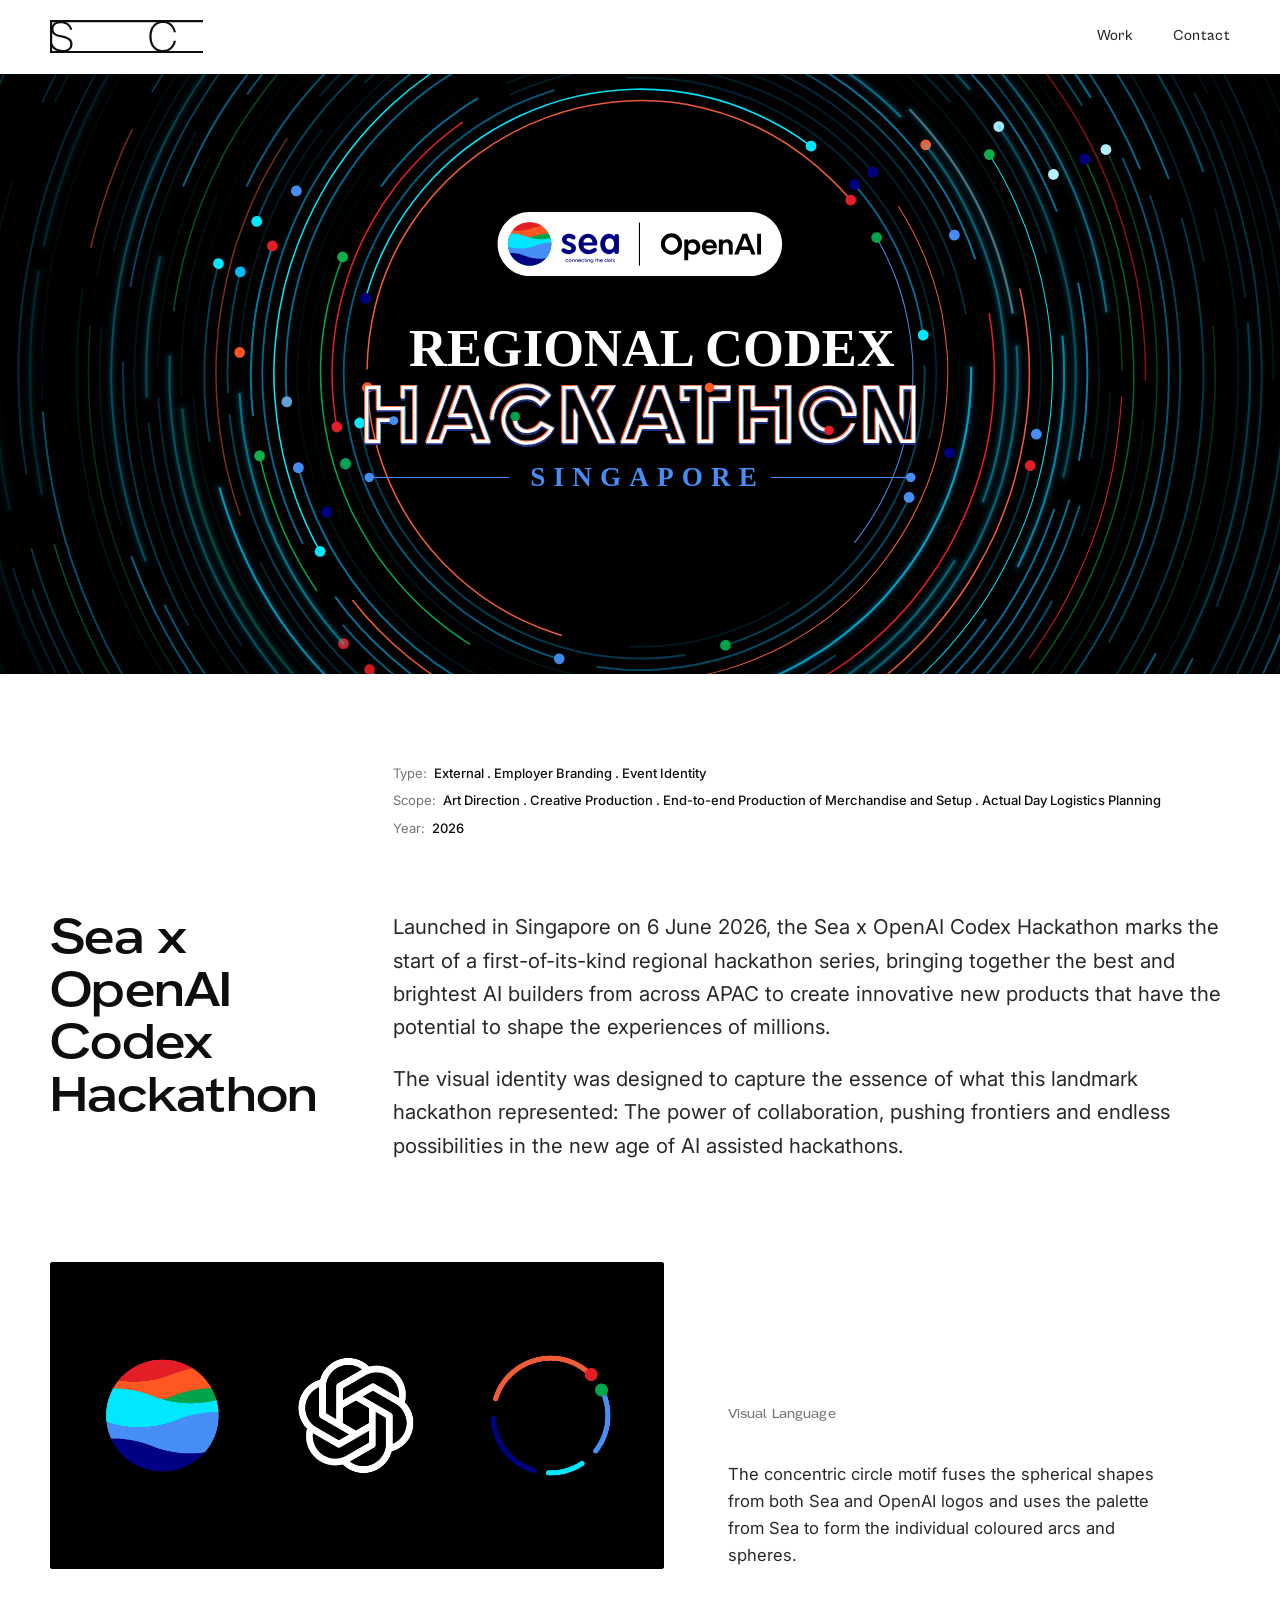
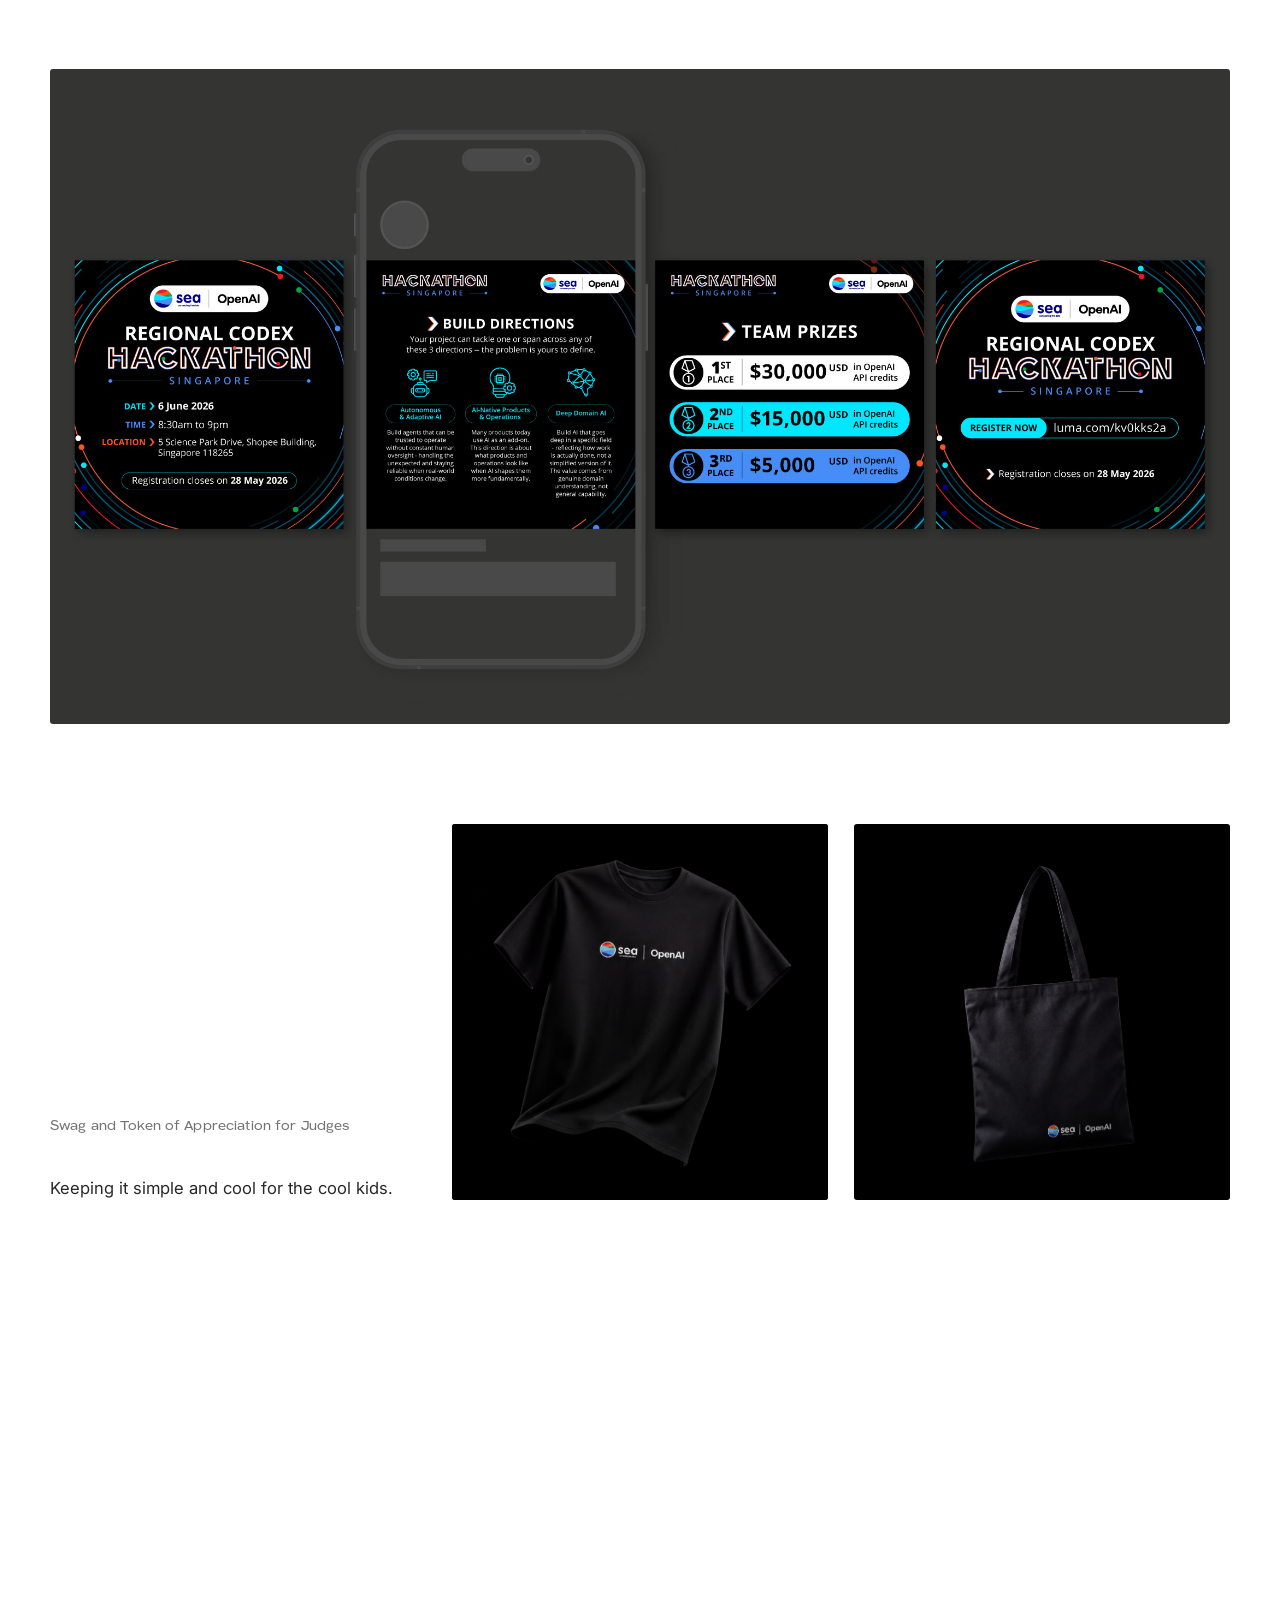
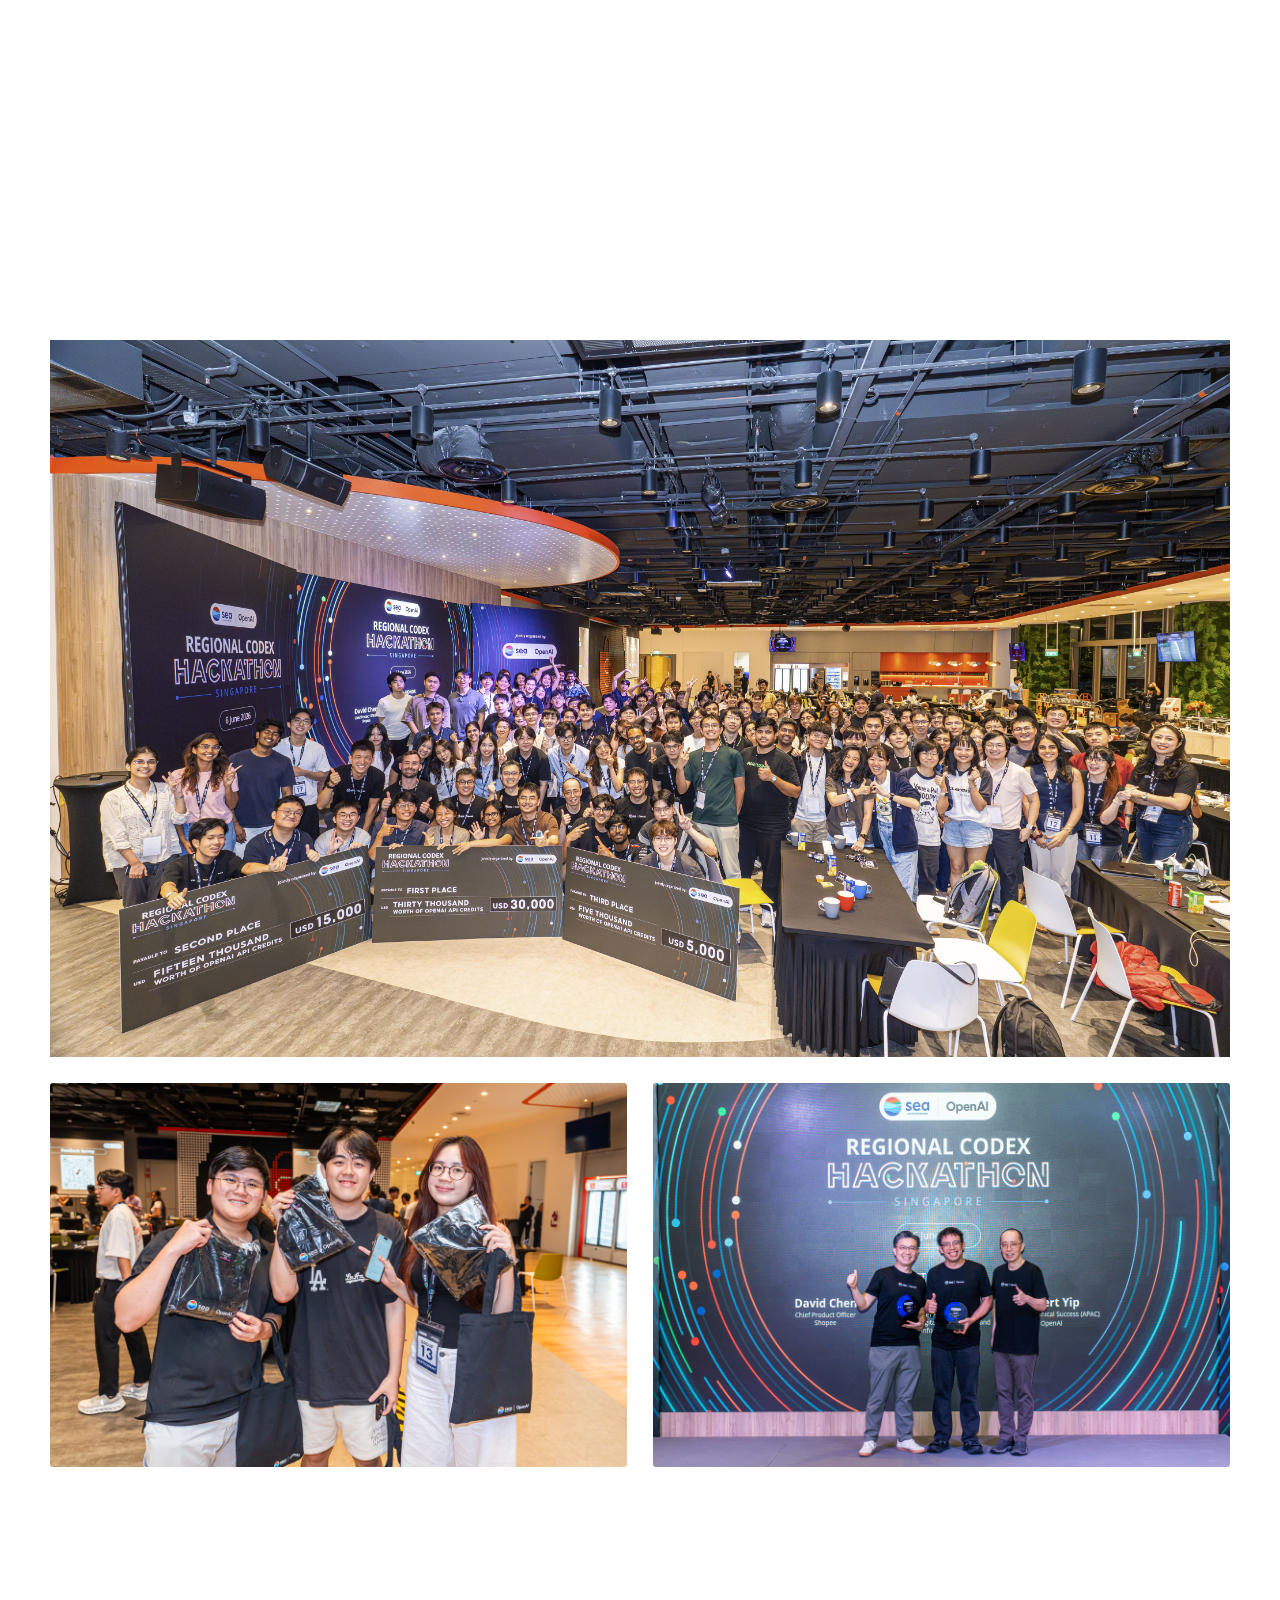
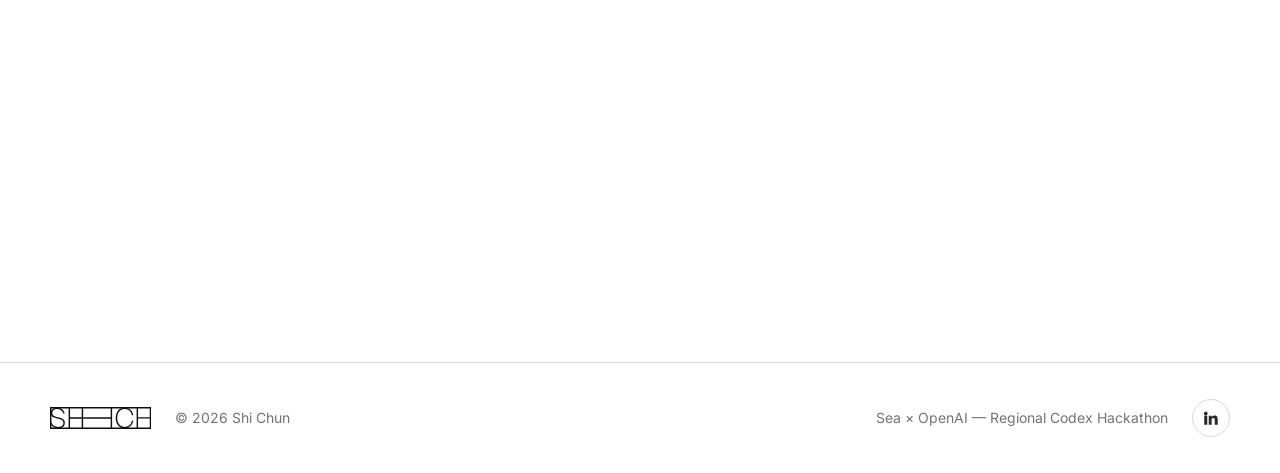
<file: sea-openai-hackathon.html>
<!DOCTYPE html>
<html lang="en-GB">
<head>
  <meta charset="UTF-8" />
  <meta name="viewport" content="width=device-width, initial-scale=1.0" />
  <title>Sea × OpenAI Hackathon — Case Study</title>
  <meta name="description" content="Regional Codex Hackathon, Singapore — Sea × OpenAI. Event identity, generative key visual, social launch suite and merchandise. A case study by Shich." />

  <link rel="icon" href="data:image/svg+xml,%3Csvg xmlns='http://www.w3.org/2000/svg' viewBox='0 0 376 81.75'%3E%3Cg fill='%230E0E0E'%3E%3Cpath d='M31.36 78.87c-4.28 0-8.47-.65-12.57-1.94s-7.72-3.4-10.86-6.31c-3.14-2.92-6.38-10.28-7.93-14.79h5c1.33 4.51 3.43 8.07 6.31 10.69 2.88 2.62 6.11 4.51 9.69 5.65 3.58 1.15 7.03 1.72 10.36 1.72s6.26-.46 9.03-1.38 5.02-2.45 6.76-4.6 2.6-4.95 2.6-8.42c0-3.03-.63-5.52-1.88-7.48s-3.23-3.58-5.93-4.87-6.15-2.42-10.36-3.38l-8.75-1.99c-2.73-.59-5.3-1.37-7.7-2.33s-4.51-2.18-6.31-3.66-3.25-3.3-4.32-5.48-1.61-4.85-1.61-8.03c0-4.28 1.09-7.87 3.27-10.75s5.06-5.04 8.64-6.48 7.4-2.16 11.47-2.16c6.87 0 12.68 1.5 17.45 4.49 4.76 2.99 9.95 10.1 10.82 16.56h-5.01c-1.7-5.39-4.56-9.42-8.58-12.07s-8.99-3.99-14.9-3.99c-3.18 0-6.08.54-8.7 1.61s-4.75 2.64-6.37 4.71-2.44 4.65-2.44 7.75c0 4.36 1.33 7.63 3.99 9.8s6.61 3.86 11.85 5.04l9.42 2.22c2.95.66 5.74 1.5 8.36 2.49s4.89 2.29 6.81 3.88 3.43 3.51 4.54 5.76 1.66 5 1.66 8.25c0 4.28-1.09 7.88-3.27 10.8s-5.04 5.1-8.59 6.54-7.53 2.16-11.96 2.16Z'/%3E%3Cpath d='M277.41 78.87c-7.02 0-13-1.64-17.95-4.93s-8.73-7.79-11.35-13.51-3.93-12.28-3.93-19.66 1.31-13.94 3.93-19.66 6.41-10.23 11.35-13.51 10.93-4.93 17.95-4.93c5.83 0 10.86 1.05 15.07 3.16s7.66 4.98 10.36 8.64 5.47 9.22 6.7 15.79h-5.21c-.96-4.43-2.55-8.33-4.76-11.69s-5.13-6.02-8.75-7.98-8.09-2.94-13.4-2.94c-5.91 0-10.93 1.42-15.07 4.26s-7.27 6.74-9.42 11.69-3.21 10.67-3.21 17.17 1.07 12.13 3.21 17.11 5.28 8.9 9.42 11.74 9.16 4.26 15.07 4.26c5.32 0 9.78-.98 13.4-2.94s6.54-4.63 8.75-8.03 3.8-7.27 4.76-11.63h5.17c-.39 5.22-3.97 12.04-6.67 15.73s-6.15 6.59-10.36 8.7-9.23 3.16-15.07 3.16Z'/%3E%3Cpath d='M5.32 77.99H0V3.77h5.32v74.22Z'/%3E%3Cpath d='M0 5.32V0h376v5.32H0Z'/%3E%3Cpath d='M0 81.75v-5.32h376v5.32H0Z'/%3E%3Cg transform='translate(69.13 3.77)'%3E%3Cpath d='M161.71 74.22h-5.32V0h5.32v74.22Z'/%3E%3Cpath d='M54.06 39.77v-5.32h105v5.32h-105Z'/%3E%3Cpath d='M5.32 74.22H0V0h5.32v74.22Z'/%3E%3Cpath d='M54.06 74.22h-5.32V0h5.32v74.22Z'/%3E%3Cpath d='M2.66 39.77v-5.32h48.74v5.32H2.66Z'/%3E%3Cpath d='M258.12 74.22h-5.32V0h5.32v74.22ZM304.31 38.88h-49.52v-4.76h49.52v4.76ZM306.86 74.22h-5.32V0h5.32v74.22Z'/%3E%3C/g%3E%3C/g%3E%3C/svg%3E" />

  <!-- All fonts self-hosted from /fonts — no external CDN, works offline & on GitHub Pages -->

  <script>document.documentElement.classList.add("js");</script>

  <style>
/* ─── Self-hosted fonts (portfolio/fonts) — no CDN, offline + GitHub-Pages safe ── */
    /* HK Grotesk Wide — display / headings */
    @font-face { font-family: "HK Grotesk Wide"; font-style: normal; font-weight: 400; font-display: swap; src: url("fonts/HKGroteskWide-Regular.otf") format("opentype"); }
    @font-face { font-family: "HK Grotesk Wide"; font-style: normal; font-weight: 500; font-display: swap; src: url("fonts/HKGroteskWide-Medium.otf") format("opentype"); }
    @font-face { font-family: "HK Grotesk Wide"; font-style: normal; font-weight: 600; font-display: swap; src: url("fonts/HKGroteskWide-SemiBold.otf") format("opentype"); }
    @font-face { font-family: "HK Grotesk Wide"; font-style: normal; font-weight: 700; font-display: swap; src: url("fonts/HKGroteskWide-Bold.otf") format("opentype"); }
    /* Cabinet Grotesk — labels / utility */
    @font-face { font-family: "Cabinet Grotesk"; font-style: normal; font-weight: 400; font-display: swap; src: url("fonts/CabinetGrotesk-Regular.woff2") format("woff2"), url("fonts/CabinetGrotesk-Regular.woff") format("woff"); }
    @font-face { font-family: "Cabinet Grotesk"; font-style: normal; font-weight: 500; font-display: swap; src: url("fonts/CabinetGrotesk-Medium.woff2") format("woff2"), url("fonts/CabinetGrotesk-Medium.woff") format("woff"); }
    @font-face { font-family: "Cabinet Grotesk"; font-style: normal; font-weight: 700; font-display: swap; src: url("fonts/CabinetGrotesk-Bold.woff2") format("woff2"), url("fonts/CabinetGrotesk-Bold.woff") format("woff"); }
    /* Inter (variable) — body */
    @font-face { font-family: "Inter"; font-style: normal; font-weight: 100 900; font-display: swap; src: url("fonts/Inter-Variable.ttf") format("truetype"); }
    @font-face { font-family: "Inter"; font-style: italic; font-weight: 100 900; font-display: swap; src: url("fonts/Inter-Italic-Variable.ttf") format("truetype"); }

    :root {
      --bg:      #FFFFFF;
      --panel:   #E3E4DD;
      --ink:     #0E0E0E;
      --ink-2:   #282828;
      --muted:   rgba(14,14,14,.58);
      --line:    rgba(14,14,14,.16);
      --line-2:  rgba(14,14,14,.34);
      --chip-border: #898989;
      --chip-text:   #505050;
      --black:   #000;
      --spring:  cubic-bezier(0.22, 1, 0.36, 1);
      --font-display: "Cabinet Grotesk", system-ui, sans-serif;
      --font-wide:    "Cabinet Grotesk", system-ui, sans-serif; /* utility labels (was Hanken) */
      --font-body:    "Inter", system-ui, -apple-system, "Segoe UI", sans-serif;
      --font-hk:      "HK Grotesk Wide", "Cabinet Grotesk", system-ui, sans-serif;
      --pad: clamp(20px, 4vw, 50px);
      --content-max: 1670px;
    }

    * { box-sizing: border-box; }
    html { scroll-behavior: smooth; -webkit-text-size-adjust: 100%; }
    body { margin: 0; background: var(--bg); color: var(--ink); font-family: var(--font-body); font-size: 18px; line-height: 1.5; -webkit-font-smoothing: antialiased; text-rendering: optimizeLegibility; }
    ::selection { background: rgba(14,14,14,.14); }
    a { color: inherit; text-decoration: none; }
    img { max-width: 100%; display: block; }
    :focus-visible { outline: 2px solid var(--ink); outline-offset: 3px; border-radius: 2px; }
    .shell { width: 100%; max-width: calc(var(--content-max) + var(--pad) * 2); margin-inline: auto; padding-inline: var(--pad); }
    .skip-link { position: absolute; left: 12px; top: -60px; z-index: 100; background: var(--ink); color: var(--bg); padding: 10px 16px; border-radius: 6px; transition: top .2s var(--spring); }
    .skip-link:focus { top: 12px; }

    /* ─── Header / nav (same as home) ─────────────────────────────────── */
    header { position: sticky; top: 0; z-index: 40; background: color-mix(in srgb, var(--bg) 86%, transparent); backdrop-filter: blur(10px); -webkit-backdrop-filter: blur(10px); border-bottom: 1px solid transparent; transition: border-color .3s var(--spring); }
    header.scrolled { border-bottom-color: var(--line); }
    .nav { display: flex; align-items: center; justify-content: space-between; padding-block: 20px; }
    .nav-links { display: flex; align-items: center; gap: clamp(20px, 4vw, 40px); }
    .nav-links a { font-family: var(--font-wide); font-size: 15px; font-weight: 500; letter-spacing: 0.02em; color: var(--ink-2); transition: color .2s var(--spring); position: relative; }
    .nav-links a::after { content: ""; position: absolute; left: 0; right: 100%; bottom: -3px; height: 1.5px; background: var(--ink); transition: right .3s var(--spring); }
    .nav-links a:hover { color: var(--ink); }
    .nav-links a:hover::after { right: 0; }
    .logo-link { display: inline-flex; color: var(--ink); }
    .logo-link svg { height: clamp(26px, 2.6vw, 34px); width: auto; display: block; overflow: hidden; }
    .logo-piece { transform: translateY(82px); transition: transform .55s var(--spring); }
    .logo-link:hover .logo-piece, .logo-link:focus-visible .logo-piece { transform: translateY(0); }

    /* ─── Labels, chips, section heads (same as home) ─────────────────── */
    .label { font-family: var(--font-wide); font-weight: 500; font-size: 12px; letter-spacing: 0.2em; text-transform: uppercase; color: var(--ink-2); }
    .chips { display: flex; flex-wrap: wrap; gap: 8px 10px; }
    .chip { font-family: var(--font-body); font-weight: 400; font-size: 12px; line-height: 1; letter-spacing: 0.08em; text-transform: uppercase; color: var(--chip-text); border: 1px solid var(--chip-border); padding: 6px 11px; white-space: nowrap; }
    .sec-head { display: flex; align-items: center; gap: clamp(14px, 1.6vw, 22px); margin-bottom: clamp(2rem, 4vw, 3.25rem); }
    .sec-mark { flex: none; width: clamp(34px, 4vw, 50px); height: clamp(34px, 4vw, 50px); color: var(--ink); }
    .sec-mark svg { width: 100%; height: 100%; display: block; }
    .sec-title { font-family: var(--font-hk); font-stretch: 125%; font-weight: 500; font-size: clamp(2rem, 4.6vw, 3.5rem); line-height: 1.02; letter-spacing: -0.01em; margin: 0; }
    .kicker { font-family: var(--font-wide); font-weight: 500; font-size: 12px; letter-spacing: 0.2em; text-transform: uppercase; color: var(--muted); margin: 0 0 0.9rem; }

    section { padding-block: clamp(3rem, 7vw, 104px); }
    /* Tighter vertical rhythm between the graphic-led sections below the
       opening description — desktop gap between each is 50px + 50px = 100px.
       Space above (header/hero/intro-top) and after the graphic run (into
       the CTA/footer) is untouched. */
    .sec-tight { padding-block: clamp(3rem, 7vw, 50px); }
    #intro { padding-bottom: clamp(3rem, 7vw, 50px); }
    .photos { padding-block: clamp(3rem, 7vw, 50px); }
    /* Even tighter on mobile — the 3rem floor above still reads roomy on a
       small screen; drop it further so the graphic-led run feels continuous. */
    @media (max-width: 720px) {
      .sec-tight { padding-block: 1.5rem; }
      #intro { padding-bottom: 1.5rem; }
      .photos { padding-block: 1.5rem; }
    }
    html.js .reveal { opacity: 0; transform: translateY(30px); }
    html.js .reveal.in { opacity: 1; transform: none; transition: opacity 1.1s var(--spring), transform 1.2s var(--spring); }
    /* Header (logo + circles) fades in faster than the rest of the page (0.5s) */
    html.js .hero-cs.reveal.in { transition: opacity .5s var(--spring), transform .5s var(--spring); }

    /* ─── Box + Arrow (same as home) ──────────────────────────────────── */
    .arrow-sq { position: relative; flex: none; display: grid; place-items: center; overflow: hidden; width: 48px; height: 48px; border: 2px solid var(--ink); border-radius: 0; color: var(--ink); transition: background .3s var(--spring), color .3s var(--spring), border-color .3s var(--spring); }
    .arrow-sq svg { grid-area: 1 / 1; width: 100%; height: 100%; padding: 4px; }
    .arrow-sq .arrow-lead { animation: arrowBobX 3s ease-in-out infinite; }
    .arrow-sq .arrow-trail { transform: translateX(-118%); opacity: 0; }
    .arrow-link:hover .arrow-sq, .stat-link:hover .arrow-sq { background: var(--ink); color: var(--bg); border-color: var(--ink); }
    .arrow-link:hover .arrow-lead, .stat-link:hover .arrow-lead { animation: arrowLeaveFull .5s var(--spring) forwards; }
    .arrow-link:hover .arrow-trail, .stat-link:hover .arrow-trail { animation: arrowEnterFull .5s var(--spring) forwards; }
    @keyframes arrowBobX { 0%,100% { transform: translateX(0); } 50% { transform: translateX(3px); } }
    @keyframes arrowLeaveFull { to { transform: translateX(118%); opacity: 0; } }
    @keyframes arrowEnterFull { 55% { opacity: 1; } to { transform: translateX(0); opacity: 1; } }

/* ─── Footer (same as home) ───────────────────────────────────────── */
    footer { border-top: 1px solid var(--line); }
    .foot { display: flex; align-items: center; gap: 1.5rem; padding-block: 2.25rem; flex-wrap: wrap; }
    .foot .logo-foot { color: var(--ink); }
    .foot .logo-foot svg { height: 22px; width: auto; display: block; }
    .foot p { margin: 0; color: var(--muted); font-size: 14px; }
    .foot .spacer { flex: 1; }
    .foot .social { width: 38px; height: 38px; border: 1px solid var(--line); border-radius: 999px; display: grid; place-items: center; color: var(--ink-2); transition: background .25s var(--spring), color .25s var(--spring), border-color .25s var(--spring); }
    .foot .social:hover { background: var(--ink); color: var(--bg); border-color: var(--ink); }

    @media (prefers-reduced-motion: reduce) {
      * { animation-duration: .001ms !important; animation-iteration-count: 1 !important; transition-duration: .001ms !important; scroll-behavior: auto !important; }
      .hero-cs-circles img { animation: none !important; }
      html.js .reveal { opacity: 1; transform: none; }
      .arrow-trail { display: none; }
    }

/* ─── Hero (animated: rotating circles + static logo) ─────────────── */
    .hero-cs { position: relative; overflow: hidden; background: var(--black); --hh: 600px; height: var(--hh); display: grid; place-items: center; }
    .hero-cs-circles { position: absolute; inset: 0; overflow: hidden; pointer-events: none; }
    /* A zero-size pivot sits exactly at the hero centre and rotates; the art is
       offset so its true concentric centre lands on that pivot — so the ring
       stays centred on the logo and rotation is perfectly seamless. This centre
       (50.0035%, 50.2982%) was solved by least-squares circle-fitting 615 of the
       arc strokes in Circles.svg (not eyeballed from one background circle —
       that gave 48.76%/51.72%, which is why it wobbled off-centre before).
       Scaled up to fill the frame like Hackathon_Header.png. */
    .hero-cs-spin { position: absolute; top: 50%; left: 50%; width: 0; height: 0; animation: spin 90s linear infinite; will-change: transform; }
    .hero-cs-spin img { --s: max(122vw, calc(var(--hh) * 2.75)); position: absolute; width: var(--s); height: var(--s); max-width: none; left: calc(var(--s) * -0.500035); top: calc(var(--s) * -0.502982); }
    @keyframes spin { from { transform: rotate(0deg); } to { transform: rotate(360deg); } }
    /* Floor raised (270→320) so the lockup reads larger on phones — the 51vw
       curve is unchanged, so nothing above ~627px viewport width is affected. */
    .hero-cs-logo { position: relative; z-index: 2; width: clamp(320px, 51vw, 660px); padding: 0 var(--pad);
      /* Optical nudge (-3%): the wordmark's ink mass isn't symmetric top/bottom
         within its own frame, so geometric centring alone reads slightly low —
         shift up. Extra -20px on top of that, at max width. */
      transform: translateY(calc(-3% - 20px)); }
    .hero-cs-logo img { width: 100%; height: auto; }
    /* soft vignette so the trails fade at the frame edges */
    .hero-cs::after { content: ""; position: absolute; inset: 0; pointer-events: none; background: radial-gradient(120% 80% at 50% 50%, transparent 55%, rgba(0,0,0,.55) 100%); }

    /* ─── Two-column intro: metadata row sits well above the title/copy row;
           title takes 25% width, description the remaining 75% ──────────── */
    .intro { display: grid; grid-template-columns: 1fr 3fr; grid-template-rows: auto auto; column-gap: clamp(2rem, 5vw, 5rem); row-gap: clamp(2.5rem, 6vw, 4.5rem); align-items: start; }
    @media (max-width: 860px) { .intro { grid-template-columns: 1fr; grid-template-rows: auto auto auto; gap: 1.75rem; } }
    .intro .meta-inline { grid-column: 2; grid-row: 1; display: flex; flex-wrap: wrap; gap: 0.5rem 2.5rem; margin: 0; }
    @media (max-width: 860px) { .intro .meta-inline { grid-column: 1; grid-row: auto; } }
    .intro .meta-inline > div { display: flex; gap: 0.4em; align-items: baseline; }
    .intro .meta-inline dt { margin: 0; font-family: var(--font-body); font-weight: 400; font-size: 13px; color: var(--muted); white-space: nowrap; }
    .intro .meta-inline dd { margin: 0; font-family: var(--font-body); font-weight: 500; font-size: 13px; color: var(--ink); }
    .intro h1 { grid-column: 1; grid-row: 2; font-family: var(--font-hk); font-stretch: 125%; font-weight: 500; font-size: clamp(1.9rem, 3.8vw, 3.4rem); line-height: 1.08; letter-spacing: -0.015em; margin: 0; }
    @media (max-width: 860px) { .intro h1 { grid-column: 1; grid-row: auto; } }
    .intro .body { grid-column: 2; grid-row: 2; }
    @media (max-width: 860px) { .intro .body { grid-column: 1; grid-row: auto; } }
    .intro .body p { margin: 0 0 1.2rem; font-size: clamp(1.1rem, 1.6vw, 1.4rem); line-height: 1.62; color: var(--ink-2); max-width: 100%; }
    .intro .body p:last-child { margin-bottom: 0; }

    /* ─── Element derivation (image left, body copy right) ─────────────── */
    .element-row { display: grid; grid-template-columns: 1.1fr 0.9fr; gap: clamp(2rem, 5vw, 5rem); align-items: center; }
    @media (max-width: 860px) { .element-row { grid-template-columns: 1fr; gap: 1.75rem; } }
    .element-row .media { border-radius: 3px; overflow: hidden; background: var(--black); aspect-ratio: 2 / 1; }
    .element-row .media img { width: 100%; height: 100%; object-fit: contain; display: block; }
    /* Copy sits bottom-aligned against the media, left-aligned within its column */
    .element-row .copy { align-self: end; text-align: left; }
    .element-row .copy .copy-kicker { font-family: var(--font-hk); font-stretch: 125%; font-weight: 400; font-size: 13px; letter-spacing: 0.01em; color: var(--muted); margin: 0 0 2.3rem; }
    .element-row .copy p { margin: 0; font-family: var(--font-body); font-size: clamp(1rem, 1.3vw, 1.2rem); line-height: 1.62; color: var(--ink-2); max-width: 46ch; }

    /* ─── Media / grids ───────────────────────────────────────────────── */
    .media { border-radius: 3px; overflow: hidden; background: var(--black); }
    .media img { width: 100%; height: 100%; object-fit: cover; display: block; }
    figure { margin: 0; }
    figcaption { margin-top: 1rem; }
    figcaption .cap-t { font-family: var(--font-hk); font-stretch: 125%; font-weight: 500; font-size: clamp(1.05rem, 1.5vw, 1.35rem); letter-spacing: -0.01em; }
    figcaption .cap-d { margin-top: .35rem; color: var(--muted); font-size: 15px; max-width: 40ch; }

    /* ─── Social launch showcase (single pre-composed asset) ────────────── */
    .sm-media { border-radius: 3px; overflow: hidden; }
    .sm-media img { width: 100%; height: auto; display: block; }

    /* ─── Event photos ────────────────────────────────────────────────── */
    .photo-spread { width: 100%; }
    .photo-spread img { width: 100%; height: clamp(300px, 56vw, 780px); object-fit: cover; object-position: center 78%; display: block; }
    .photo-grid { display: grid; grid-template-columns: repeat(6, 1fr); gap: clamp(1rem, 2vw, 1.75rem); margin-top: clamp(1rem, 2vw, 1.75rem); }
    .photo-grid figure { grid-column: span 2; }
    .photo-grid .pg-big { grid-column: span 3; }
    .photo-grid img { width: 100%; aspect-ratio: 3 / 2; object-fit: cover; border-radius: 3px; display: block; }
    @media (max-width: 720px) { .photo-grid { grid-template-columns: repeat(2, 1fr); } .photo-grid figure, .photo-grid .pg-big { grid-column: auto; } }

    /* ─── Event details card ──────────────────────────────────────────── */
    .details { display: grid; grid-template-columns: 1.2fr 1fr; gap: clamp(2rem, 5vw, 5rem); align-items: center; border-top: 1px solid var(--line); border-bottom: 1px solid var(--line); padding-block: clamp(2.5rem, 5vw, 4.5rem); }
    @media (max-width: 860px) { .details { grid-template-columns: 1fr; gap: 2rem; } }
    .details dl { display: grid; grid-template-columns: auto 1fr; gap: 0.9rem 2rem; margin: 0; }
    .details dt { font-family: var(--font-wide); font-weight: 500; font-size: 12px; letter-spacing: 0.16em; text-transform: uppercase; color: var(--muted); align-self: center; }
    .details dd { margin: 0; font-family: var(--font-hk); font-stretch: 125%; font-weight: 500; font-size: clamp(1.15rem, 1.8vw, 1.6rem); letter-spacing: -0.01em; }
    .details .cta-wrap { justify-self: start; }
    .arrow-link { display: inline-flex; align-items: center; gap: 1rem; }
    .arrow-link .lbl { font-family: var(--font-hk); font-stretch: 125%; font-weight: 500; font-size: clamp(1.1rem, 1.6vw, 1.4rem); letter-spacing: -0.01em; }
    .arrow-link .sub { display: block; color: var(--muted); font-family: var(--font-body); font-size: 14px; letter-spacing: 0; margin-top: 3px; }

    /* ─── Merch section ──────────────────────────────────────────────────
       Section sits on the normal page background, so the 100px gap between
       thumbnails reads as a clean separation, not a seam in a black field.
       Each thumbnail cell stays black — that's the letterbox fill for the
       non-square product shots (see .merch-grid .media below). */
    /* Four equal square thumbnails. Non-square source images are shown in
       full (object-fit: contain) rather than cropped, with the letterbox
       bars filled solid black. */
    /* Gap matches .photo-grid exactly (clamp(1rem, 2vw, 1.75rem)); grid itself
       runs the full 1670px content width (shell). Three columns, two rows —
       the first cell is a copy block (kicker + line), not a thumbnail. */
    .merch-grid { display: grid; grid-template-columns: repeat(3, 1fr); gap: clamp(1rem, 2vw, 1.75rem); width: 100%; }
    .merch-grid figure { position: relative; }
    .merch-grid .media { background: var(--black); border-radius: 3px; aspect-ratio: 1 / 1; overflow: hidden; }
    .merch-grid .media img { width: 100%; height: 100%; object-fit: contain; }
    .merch-grid .merch-copy { display: flex; flex-direction: column; justify-content: flex-end; text-align: left; }
    .merch-grid .merch-copy .copy-kicker { font-family: var(--font-hk); font-stretch: 125%; font-weight: 400; font-size: 13px; letter-spacing: 0.01em; color: var(--muted); margin: 0 0 2.5rem; }
    .merch-grid .merch-copy p { margin: 0; font-family: var(--font-body); font-size: clamp(1rem, 1.3vw, 1.2rem); line-height: 1.5; color: var(--ink-2); }
    /* Mobile: two columns (3 rows of 2) */
    @media (max-width: 720px) { .merch-grid { grid-template-columns: repeat(2, 1fr); } }

    /* ─── Impact stats ────────────────────────────────────────────────── */
    .stats { display: grid; grid-template-columns: repeat(4, 1fr); gap: 2rem; }
    @media (max-width: 720px) { .stats { grid-template-columns: repeat(2, 1fr); gap: 2.5rem 1.5rem; } }
    .stat .n { font-family: var(--font-hk); font-stretch: 125%; font-weight: 500; font-size: clamp(3rem, 6.5vw, 5.5rem); letter-spacing: -0.02em; line-height: 1; }
    .stat .l { margin-top: 0.6rem; color: var(--muted); font-size: 15px; max-width: 18ch; }

    /* ─── Next project (no link yet — page not built) ───────────────────── */
    .more .more-row { display: flex; align-items: center; justify-content: space-between; gap: 2rem; padding-block: 100px; }
    .more .more-t { font-family: var(--font-hk); font-stretch: 125%; font-weight: 500; font-size: clamp(1.6rem, 3.4vw, 2.8rem); letter-spacing: -0.02em; }
    .more .more-k { font-family: var(--font-wide); font-weight: 500; font-size: 12px; letter-spacing: 0.2em; text-transform: uppercase; color: var(--muted); margin-bottom: 0.6rem; }
  </style>
</head>

<body>
  <a href="#intro" class="skip-link">Skip to content</a>

  <!-- ─── Header ─────────────────────────────────────────────────────── -->
  <header id="siteHeader">
    <div class="shell nav">
      <a href="index.html" class="logo-link" aria-label="Shich — home">
        <svg viewBox="0 0 376 81.75" role="img" aria-hidden="true">
          <g fill="currentColor">
            <path d="M31.36,78.87c-4.28,0-8.47-.65-12.57-1.94s-7.72-3.4-10.86-6.31c-3.14-2.92-6.38-10.28-7.93-14.79h5c1.33,4.51,3.43,8.07,6.31,10.69,2.88,2.62,6.11,4.51,9.69,5.65,3.58,1.15,7.03,1.72,10.36,1.72s6.26-.46,9.03-1.38c2.77-.92,5.02-2.45,6.76-4.6,1.73-2.14,2.6-4.95,2.6-8.42,0-3.03-.63-5.52-1.88-7.48-1.26-1.96-3.23-3.58-5.93-4.87-2.7-1.29-6.15-2.42-10.36-3.38l-8.75-1.99c-2.73-.59-5.3-1.37-7.7-2.33-2.4-.96-4.51-2.18-6.31-3.66-1.81-1.48-3.25-3.3-4.32-5.48-1.07-2.18-1.61-4.85-1.61-8.03,0-4.28,1.09-7.87,3.27-10.75,2.18-2.88,5.06-5.04,8.64-6.48,3.58-1.44,7.4-2.16,11.47-2.16,6.87,0,12.68,1.5,17.45,4.49,4.76,2.99,9.95,10.1,10.82,16.56h-5.01c-1.7-5.39-4.56-9.42-8.58-12.07-4.03-2.66-8.99-3.99-14.9-3.99-3.18,0-6.08.54-8.7,1.61-2.62,1.07-4.75,2.64-6.37,4.71-1.63,2.07-2.44,4.65-2.44,7.75,0,4.36,1.33,7.63,3.99,9.8,2.66,2.18,6.61,3.86,11.85,5.04l9.42,2.22c2.95.66,5.74,1.5,8.36,2.49,2.62,1,4.89,2.29,6.81,3.88,1.92,1.59,3.43,3.51,4.54,5.76,1.11,2.25,1.66,5,1.66,8.25,0,4.28-1.09,7.88-3.27,10.8-2.18,2.92-5.04,5.1-8.59,6.54s-7.53,2.16-11.96,2.16Z"></path>
            <path d="M277.41,78.87c-7.02,0-13-1.64-17.95-4.93-4.95-3.29-8.73-7.79-11.35-13.51-2.62-5.72-3.93-12.28-3.93-19.66s1.31-13.94,3.93-19.66c2.62-5.72,6.41-10.23,11.35-13.51,4.95-3.29,10.93-4.93,17.95-4.93,5.83,0,10.86,1.05,15.07,3.16s7.66,4.98,10.36,8.64c2.7,3.66,5.47,9.22,6.7,15.79h-5.21c-.96-4.43-2.55-8.33-4.76-11.69-2.22-3.36-5.13-6.02-8.75-7.98-3.62-1.96-8.09-2.94-13.4-2.94-5.91,0-10.93,1.42-15.07,4.26-4.14,2.84-7.27,6.74-9.42,11.69-2.14,4.95-3.21,10.67-3.21,17.17s1.07,12.13,3.21,17.11c2.14,4.98,5.28,8.9,9.42,11.74,4.13,2.84,9.16,4.26,15.07,4.26,5.32,0,9.78-.98,13.4-2.94,3.62-1.96,6.54-4.63,8.75-8.03,2.22-3.4,3.8-7.27,4.76-11.63h5.17c-.39,5.22-3.97,12.04-6.67,15.73-2.7,3.69-6.15,6.59-10.36,8.7s-9.23,3.16-15.07,3.16Z"></path>
            <path d="M5.32,77.99H0V3.77h5.32v74.22Z"></path>
            <path d="M0,5.32V0s376,0,376,0v5.32S0,5.32,0,5.32Z"></path>
            <path d="M0,81.75v-5.32s376,0,376,0v5.32S0,81.75,0,81.75Z"></path>
          </g>
          <g class="logo-piece" fill="currentColor">
            <g transform="translate(69.13,3.77)">
              <path d="M161.71,74.22h-5.32V0h5.32v74.22Z"></path>
              <path d="M54.06,39.77v-5.32s105,0,105,0v5.32s-105,0-105,0Z"></path>
              <path d="M5.32,74.22H0V0h5.32v74.22Z"></path>
              <path d="M54.06,74.22h-5.32V0h5.32v74.22Z"></path>
              <path d="M2.66,39.77v-5.32s48.74,0,48.74,0v5.32s-48.74,0-48.74,0Z"></path>
              <path d="M258.12,74.22h-5.32V0h5.32v74.22ZM304.31,38.88h-49.52v-4.76h49.52v4.76ZM306.86,74.22h-5.32V0h5.32v74.22Z"></path>
            </g>
          </g>
        </svg>
      </a>
      <nav class="nav-links" aria-label="Primary">
        <a href="index.html#work">Work</a>
        <a href="index.html#contact">Contact</a>
      </nav>
    </div>
  </header>

  <main>
    <!-- ─── Hero: identity is the headline (rotating circles + logo) ───── -->
    <section class="hero-cs reveal" aria-label="Regional Codex Hackathon key visual">
      <div class="hero-cs-circles" aria-hidden="true">
        <div class="hero-cs-spin"><img src="assets/seaxopenai/Circles.svg" alt="" /></div>
      </div>
      <div class="hero-cs-logo">
        <img src="assets/seaxopenai/Hackathon Logo.svg" alt="Regional Codex Hackathon, Singapore — Sea and OpenAI co-brand lockup" />
      </div>
    </section>

    <!-- ─── Two-column intro: heading left; metadata + copy stacked right ── -->
    <section id="intro" class="shell">
      <div class="intro reveal">
        <h1>Sea x OpenAI Codex Hackathon</h1>
        <dl class="meta-inline">
          <div><dt>Type:</dt><dd>External . Employer Branding . Event Identity</dd></div>
          <div><dt>Scope:</dt><dd>Art Direction . Creative Production . End-to-end Production of Merchandise and Setup . Actual Day Logistics Planning</dd></div>
          <div><dt>Year:</dt><dd>2026</dd></div>
        </dl>
        <div class="body">
          <p>Launched in Singapore on 6 June 2026, the Sea x OpenAI Codex Hackathon marks the start of a first-of-its-kind regional hackathon series, bringing together the best and brightest AI builders from across APAC to create innovative new products that have the potential to shape the experiences of millions.</p>
          <p>The visual identity was designed to capture the essence of what this landmark hackathon represented: The power of collaboration, pushing frontiers and endless possibilities in the new age of AI assisted hackathons.</p>
        </div>
      </div>
    </section>

    <!-- ─── Where the circles come from ────────────────────────────────── -->
    <section class="shell sec-tight">
      <div class="element-row reveal">
        <div class="media">
          <img src="assets/seaxopenai/Hackathon-Element.png" alt="Three icons on black: Sea's circular globe logo with wavy colour bands, OpenAI's interlocking blossom mark, and the resulting circular light-trail motif" loading="lazy" />
        </div>
        <div class="copy">
          <p class="copy-kicker">Visual Language</p>
          <p>The concentric circle motif fuses the spherical shapes from both Sea and OpenAI logos and uses the palette from Sea to form the individual coloured arcs and spheres.</p>
        </div>
      </div>
    </section>

    <!-- ─── Social launch showcase ─────────────────────────────────────── -->
    <section class="shell sec-tight">
      <div class="sm-media reveal">
        <img src="assets/seaxopenai/Hackathon SM.jpg" alt="Social launch series, presented as an Instagram mockup — the Regional Codex Hackathon announcement, event details, build directions and team prizes posts" loading="lazy" />
      </div>
    </section>

    <!-- ─── Merch (image-led, thumbnails on the page background) ─────────── -->
    <section class="shell sec-tight">
      <div class="merch-grid">
        <figure class="reveal merch-copy">
          <p class="copy-kicker">Swag and Token of Appreciation for Judges</p>
          <p>Keeping it simple and cool for the cool kids.</p>
        </figure>
        <figure class="reveal"><div class="media"><img src="assets/seaxopenai/Sea x OpenAI Tshirt.png" alt="Black T-shirt with the sea and OpenAI co-brand lockup" loading="lazy" /></div></figure>
        <figure class="reveal"><div class="media"><img src="assets/seaxopenai/Sea x OpenAI Totebag.png" alt="Black tote bag with the sea and OpenAI lockup" loading="lazy" /></div></figure>
        <figure class="reveal"><div class="media"><img src="assets/seaxopenai/Sea x OpenAI Cup.jpg" alt="Black mug with the sea and OpenAI lockup" loading="lazy" /></div></figure>
        <figure class="reveal"><div class="media"><img src="assets/seaxopenai/Sea x OpenAI Pouch.png" alt="Black zip pouch with the sea and OpenAI lockup" loading="lazy" /></div></figure>
        <figure class="reveal"><div class="media"><img src="assets/seaxopenai/Sea x OpenAI Lanyard.png" alt="Black lanyard with a Committee access card" loading="lazy" /></div></figure>
      </div>
    </section>

    <!-- ─── Reach ──────────────────────────────────────────────────────── -->
    <section class="shell sec-tight">
      <div class="stats">
        <div class="stat reveal"><div class="n">1,200+</div><div class="l">sign-ups across Singapore</div></div>
        <div class="stat reveal"><div class="n">40</div><div class="l">teams</div></div>
        <div class="stat reveal"><div class="n">144</div><div class="l">participants on the day</div></div>
        <div class="stat reveal"><div class="n">US$50K</div><div class="l">prize pool in API credits</div></div>
      </div>
    </section>

    <!-- ─── Event photos ───────────────────────────────────────────────── -->
    <section class="photos">
      <div class="photo-spread shell reveal"><img src="assets/seaxopenai/Hackathon Group Photo.jpg" alt="Group photo of participants on stage at the Regional Codex Hackathon, Singapore" loading="lazy" /></div>
      <div class="shell">
        <div class="photo-grid">
          <figure class="pg-big reveal"><img src="assets/seaxopenai/Hackathon Photo (1).jpg" alt="Hackathon event photo" loading="lazy" /></figure>
          <figure class="pg-big reveal"><img src="assets/seaxopenai/Hackathon Photo (2).jpg" alt="Hackathon event photo" loading="lazy" /></figure>
        </div>
      </div>
    </section>

    <section class="more shell">
      <a href="sea-global-map.html" class="more-row stat-link reveal">
        <span>
          <span class="more-k">Next</span>
          <span class="more-t">Sea Global MAP</span>
        </span>
        <span class="arrow-sq" aria-hidden="true">
          <svg class="arrow-lead" viewBox="0 0 52 52" fill="none"><line x1=".9" y1="26" x2="51.1" y2="26" stroke="currentColor" stroke-width="2.4" stroke-miterlimit="10"/><polyline points="26 51.1 51.1 26 26 .9" fill="none" stroke="currentColor" stroke-width="2.4" stroke-linecap="round" stroke-linejoin="round"/></svg>
          <svg class="arrow-trail" viewBox="0 0 52 52" fill="none"><line x1=".9" y1="26" x2="51.1" y2="26" stroke="currentColor" stroke-width="2.4" stroke-miterlimit="10"/><polyline points="26 51.1 51.1 26 26 .9" fill="none" stroke="currentColor" stroke-width="2.4" stroke-linecap="round" stroke-linejoin="round"/></svg>
        </span>
      </a>
    </section>

  </main>

  <!-- ─── Footer ─────────────────────────────────────────────────────── -->
  <footer>
    <div class="shell foot">
      <span class="logo-foot" aria-hidden="true">
        <svg viewBox="0 0 376 81.75">
          <g fill="currentColor">
            <path d="M31.36,78.87c-4.28,0-8.47-.65-12.57-1.94s-7.72-3.4-10.86-6.31c-3.14-2.92-6.38-10.28-7.93-14.79h5c1.33,4.51,3.43,8.07,6.31,10.69,2.88,2.62,6.11,4.51,9.69,5.65,3.58,1.15,7.03,1.72,10.36,1.72s6.26-.46,9.03-1.38c2.77-.92,5.02-2.45,6.76-4.6,1.73-2.14,2.6-4.95,2.6-8.42,0-3.03-.63-5.52-1.88-7.48-1.26-1.96-3.23-3.58-5.93-4.87-2.7-1.29-6.15-2.42-10.36-3.38l-8.75-1.99c-2.73-.59-5.3-1.37-7.7-2.33-2.4-.96-4.51-2.18-6.31-3.66-1.81-1.48-3.25-3.3-4.32-5.48-1.07-2.18-1.61-4.85-1.61-8.03,0-4.28,1.09-7.87,3.27-10.75,2.18-2.88,5.06-5.04,8.64-6.48,3.58-1.44,7.4-2.16,11.47-2.16,6.87,0,12.68,1.5,17.45,4.49,4.76,2.99,9.95,10.1,10.82,16.56h-5.01c-1.7-5.39-4.56-9.42-8.58-12.07-4.03-2.66-8.99-3.99-14.9-3.99-3.18,0-6.08.54-8.7,1.61-2.62,1.07-4.75,2.64-6.37,4.71-1.63,2.07-2.44,4.65-2.44,7.75,0,4.36,1.33,7.63,3.99,9.8,2.66,2.18,6.61,3.86,11.85,5.04l9.42,2.22c2.95.66,5.74,1.5,8.36,2.49,2.62,1,4.89,2.29,6.81,3.88,1.92,1.59,3.43,3.51,4.54,5.76,1.11,2.25,1.66,5,1.66,8.25,0,4.28-1.09,7.88-3.27,10.8-2.18,2.92-5.04,5.1-8.59,6.54s-7.53,2.16-11.96,2.16Z"></path>
            <path d="M277.41,78.87c-7.02,0-13-1.64-17.95-4.93-4.95-3.29-8.73-7.79-11.35-13.51-2.62-5.72-3.93-12.28-3.93-19.66s1.31-13.94,3.93-19.66c2.62-5.72,6.41-10.23,11.35-13.51,4.95-3.29,10.93-4.93,17.95-4.93,5.83,0,10.86,1.05,15.07,3.16s7.66,4.98,10.36,8.64c2.7,3.66,5.47,9.22,6.7,15.79h-5.21c-.96-4.43-2.55-8.33-4.76-11.69-2.22-3.36-5.13-6.02-8.75-7.98-3.62-1.96-8.09-2.94-13.4-2.94-5.91,0-10.93,1.42-15.07,4.26-4.14,2.84-7.27,6.74-9.42,11.69-2.14,4.95-3.21,10.67-3.21,17.17s1.07,12.13,3.21,17.11c2.14,4.98,5.28,8.9,9.42,11.74,4.13,2.84,9.16,4.26,15.07,4.26,5.32,0,9.78-.98,13.4-2.94,3.62-1.96,6.54-4.63,8.75-8.03,2.22-3.4,3.8-7.27,4.76-11.63h5.17c-.39,5.22-3.97,12.04-6.67,15.73-2.7,3.69-6.15,6.59-10.36,8.7s-9.23,3.16-15.07,3.16Z"></path>
            <path d="M5.32,77.99H0V3.77h5.32v74.22Z"></path>
            <path d="M0,5.32V0s376,0,376,0v5.32S0,5.32,0,5.32Z"></path>
            <path d="M0,81.75v-5.32s376,0,376,0v5.32S0,81.75,0,81.75Z"></path>
            <g transform="translate(69.13,3.77)">
              <path d="M161.71,74.22h-5.32V0h5.32v74.22Z"></path>
              <path d="M54.06,39.77v-5.32s105,0,105,0v5.32s-105,0-105,0Z"></path>
              <path d="M5.32,74.22H0V0h5.32v74.22Z"></path>
              <path d="M54.06,74.22h-5.32V0h5.32v74.22Z"></path>
              <path d="M2.66,39.77v-5.32s48.74,0,48.74,0v5.32s-48.74,0-48.74,0Z"></path>
              <path d="M258.12,74.22h-5.32V0h5.32v74.22ZM304.31,38.88h-49.52v-4.76h49.52v4.76ZM306.86,74.22h-5.32V0h5.32v74.22Z"></path>
            </g>
          </g>
        </svg>
      </span>
      <p>© 2026 Shi Chun</p>
      <span class="spacer"></span>
      <p>Sea × OpenAI — Regional Codex Hackathon</p>
      <a class="social" href="https://www.linkedin.com/in/shich/" aria-label="LinkedIn">
        <svg width="18" height="18" viewBox="0 0 24 24" fill="currentColor"><path d="M4.98 3.5A2.5 2.5 0 1 1 5 8.5a2.5 2.5 0 0 1-.02-5zM3 9h4v12H3zM9 9h3.8v1.7h.05c.53-1 1.83-2.05 3.77-2.05C20.4 8.65 21 11.3 21 14.4V21h-4v-5.9c0-1.4-.02-3.2-1.95-3.2-1.96 0-2.26 1.53-2.26 3.1V21H9z"/></svg>
      </a>
    </div>
  </footer>

  <script>
    (function () {
      "use strict";
      var reveals = document.querySelectorAll(".reveal");
      if ("IntersectionObserver" in window) {
        // Elements that cross into view together cascade top-to-bottom.
        // On load: header (logo + circles) fades in first (0.5s, its own
        // faster duration), pause 0.2s, then the intro block (heading +
        // metadata + opening description, now one unit) fades in —
        // everything else just cascades at +0.1s per element, no further
        // pauses. (Only the load batch ever contains the header, since it
        // unobserves itself after its first reveal — later scroll-triggered
        // batches just cascade top-to-bottom from 0.)
        var io = new IntersectionObserver(function (entries) {
          var entering = entries.filter(function (e) { return e.isIntersecting; });
          entering.sort(function (a, b) { return a.boundingClientRect.top - b.boundingClientRect.top; });
          var headerLeads = entering.length && entering[0].target.classList.contains("hero-cs");
          var introIdx = -1;
          if (headerLeads) {
            entering.forEach(function (e, idx) { if (e.target.classList.contains("intro")) introIdx = idx; });
          }
          entering.forEach(function (e, i) {
            var delay;
            if (!headerLeads) { delay = i * 100; }
            else if (i === 0) { delay = 0; }                                // header — fades in over 0.5s
            else if (e.target.classList.contains("intro")) { delay = 700; } // 0.5s header + 0.2s pause
            else if (introIdx !== -1 && i > introIdx) { delay = 700 + (i - introIdx) * 100; } // no more pauses, just cascade
            else { delay = 700 + i * 100; } // intro not in this batch (short viewport) — cascade after the header pause
            e.target.style.transitionDelay = Math.min(delay, 2500) + "ms";
            e.target.classList.add("in");
            io.unobserve(e.target);
          });
        }, { threshold: 0.12, rootMargin: "0px 0px -8% 0px" });
        reveals.forEach(function (el) { io.observe(el); });
      } else { reveals.forEach(function (el) { el.classList.add("in"); }); }

      var header = document.getElementById("siteHeader");
      var onScroll = function () { header.classList.toggle("scrolled", window.scrollY > 8); };
      onScroll(); window.addEventListener("scroll", onScroll, { passive: true });
    })();
  </script>
</body>
</html>
</file>
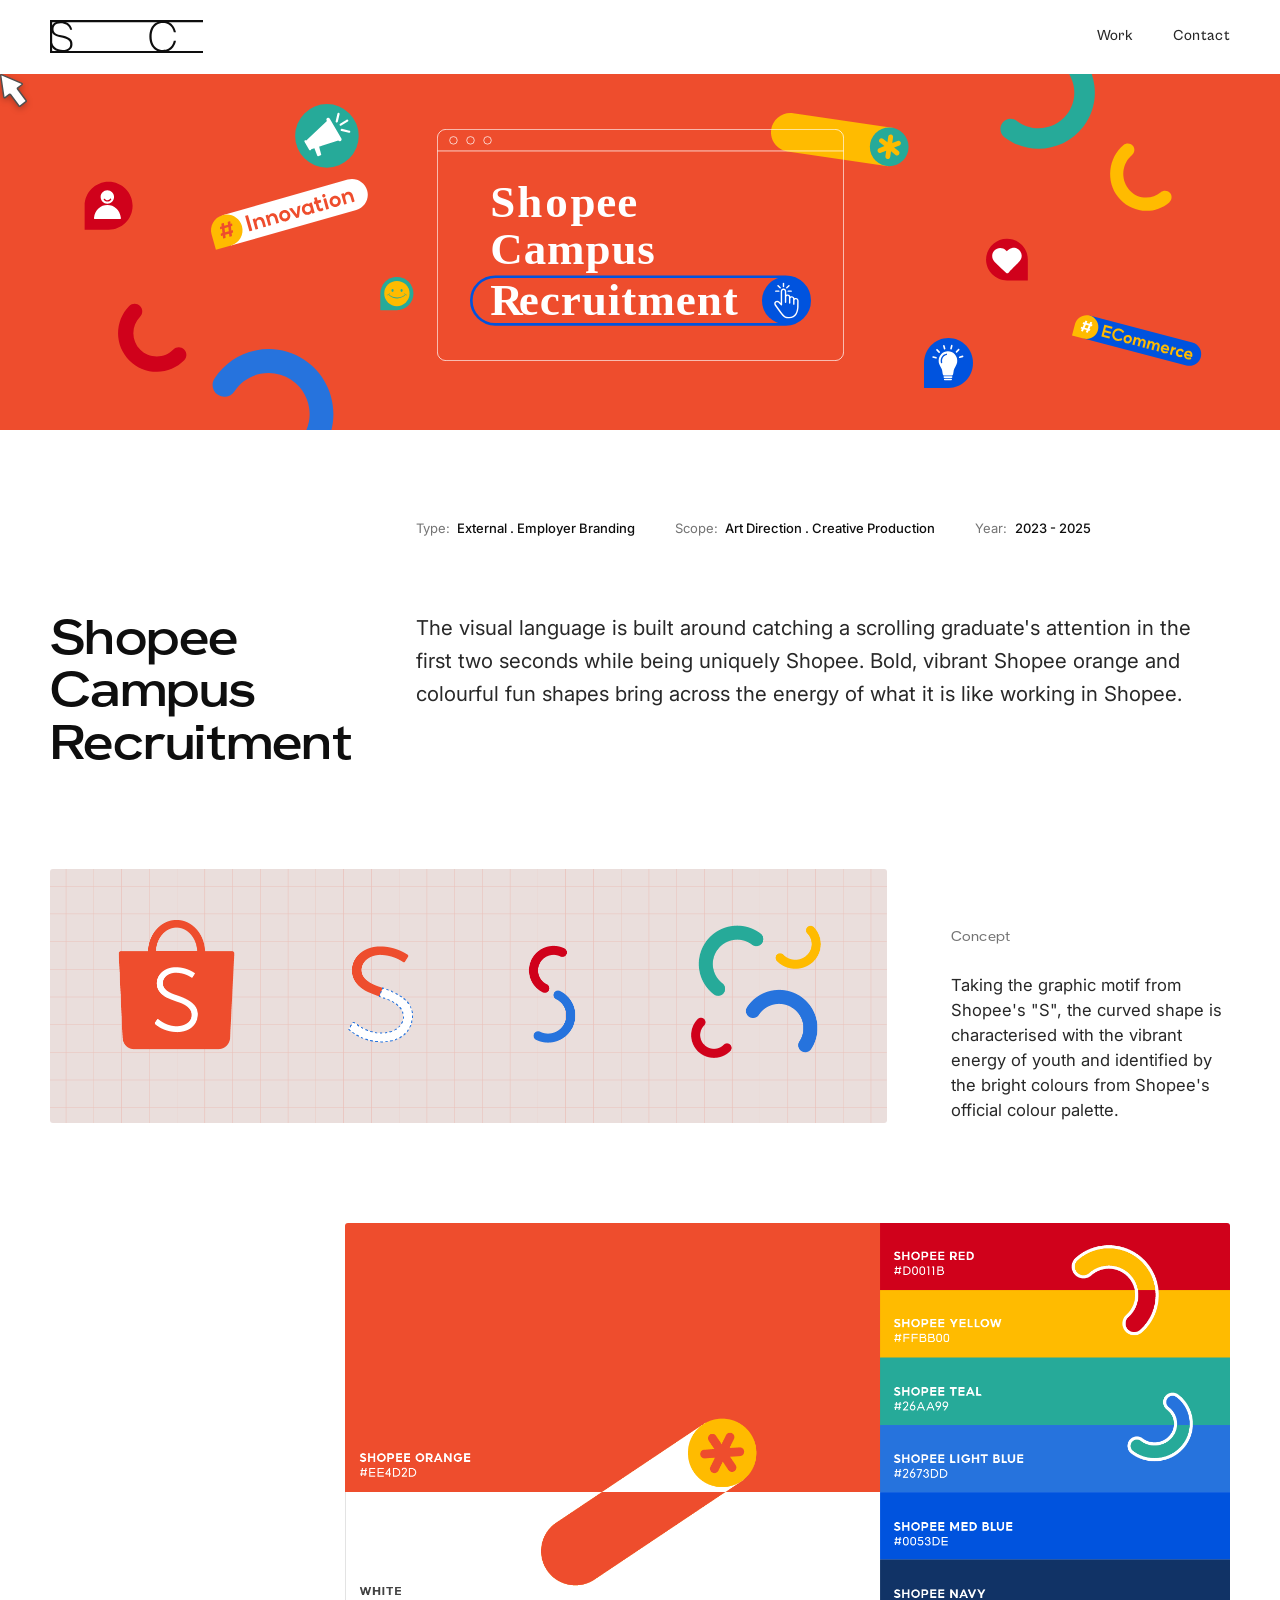
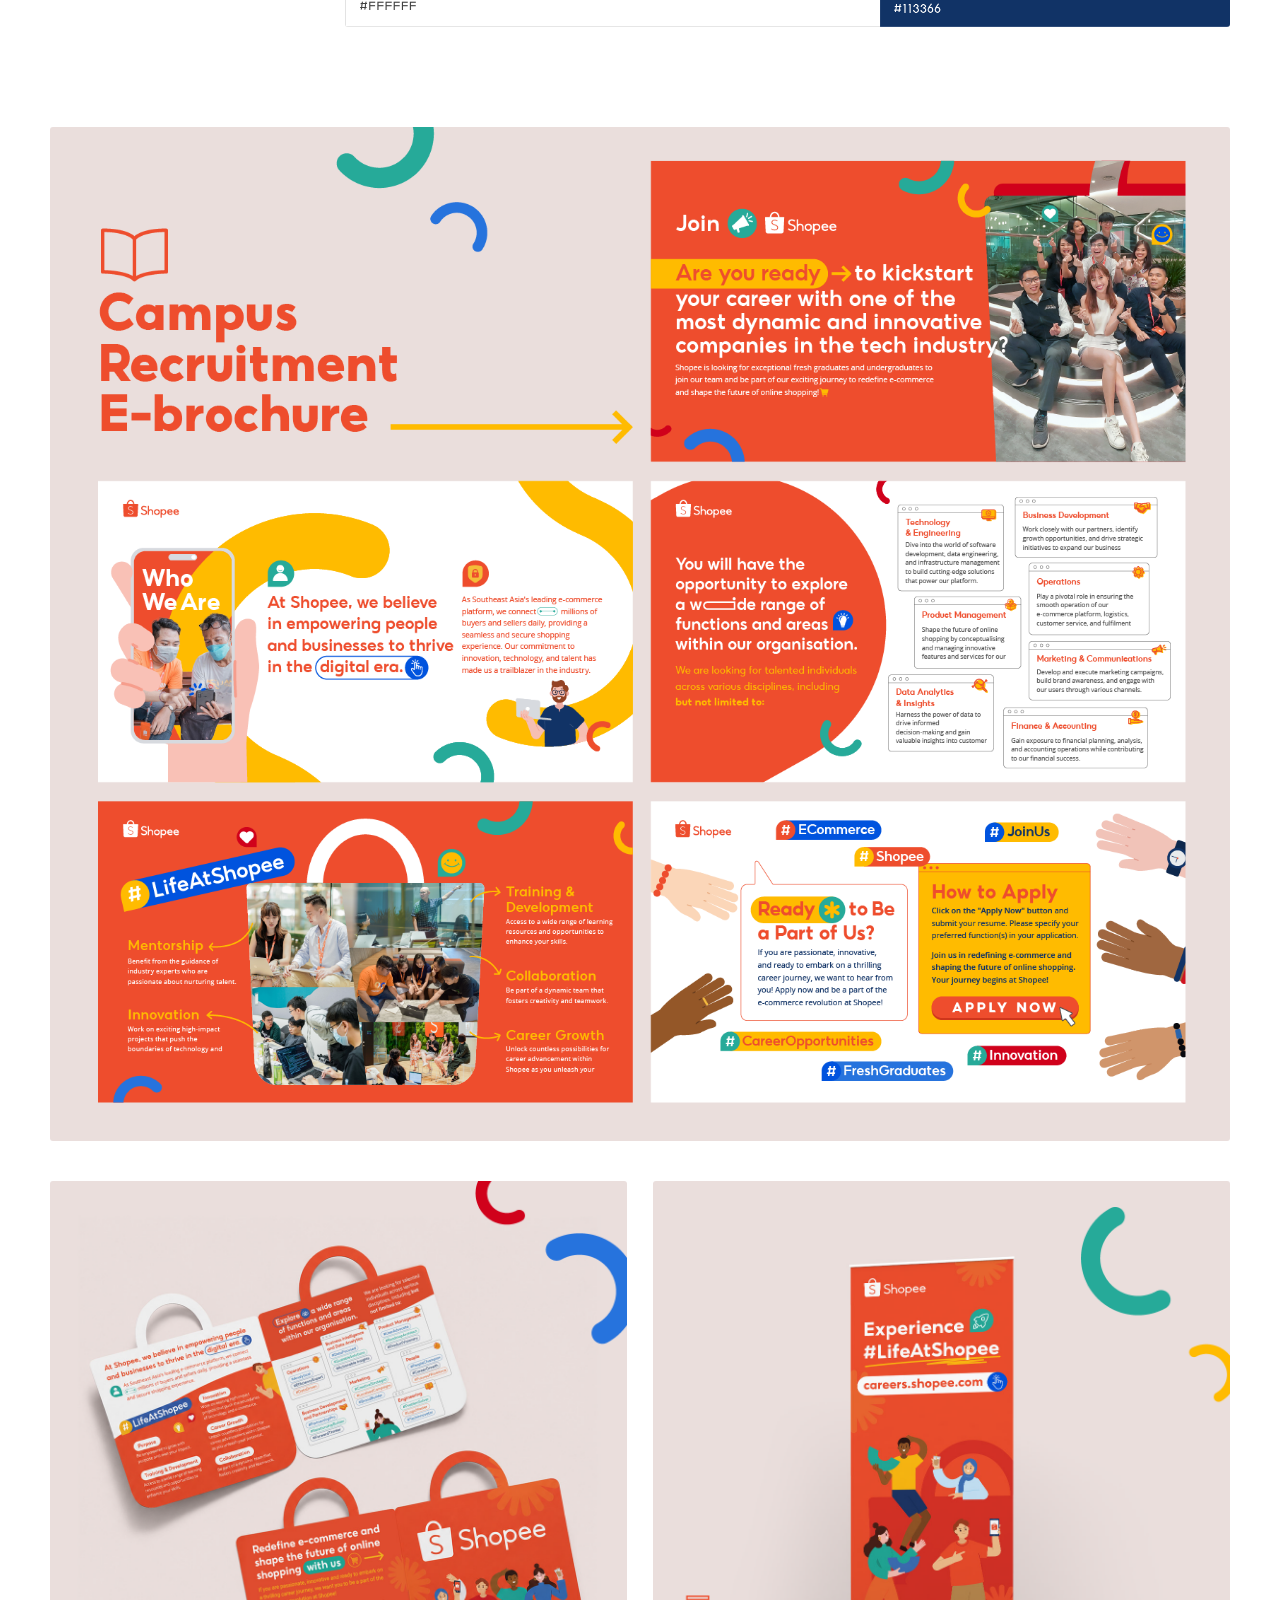
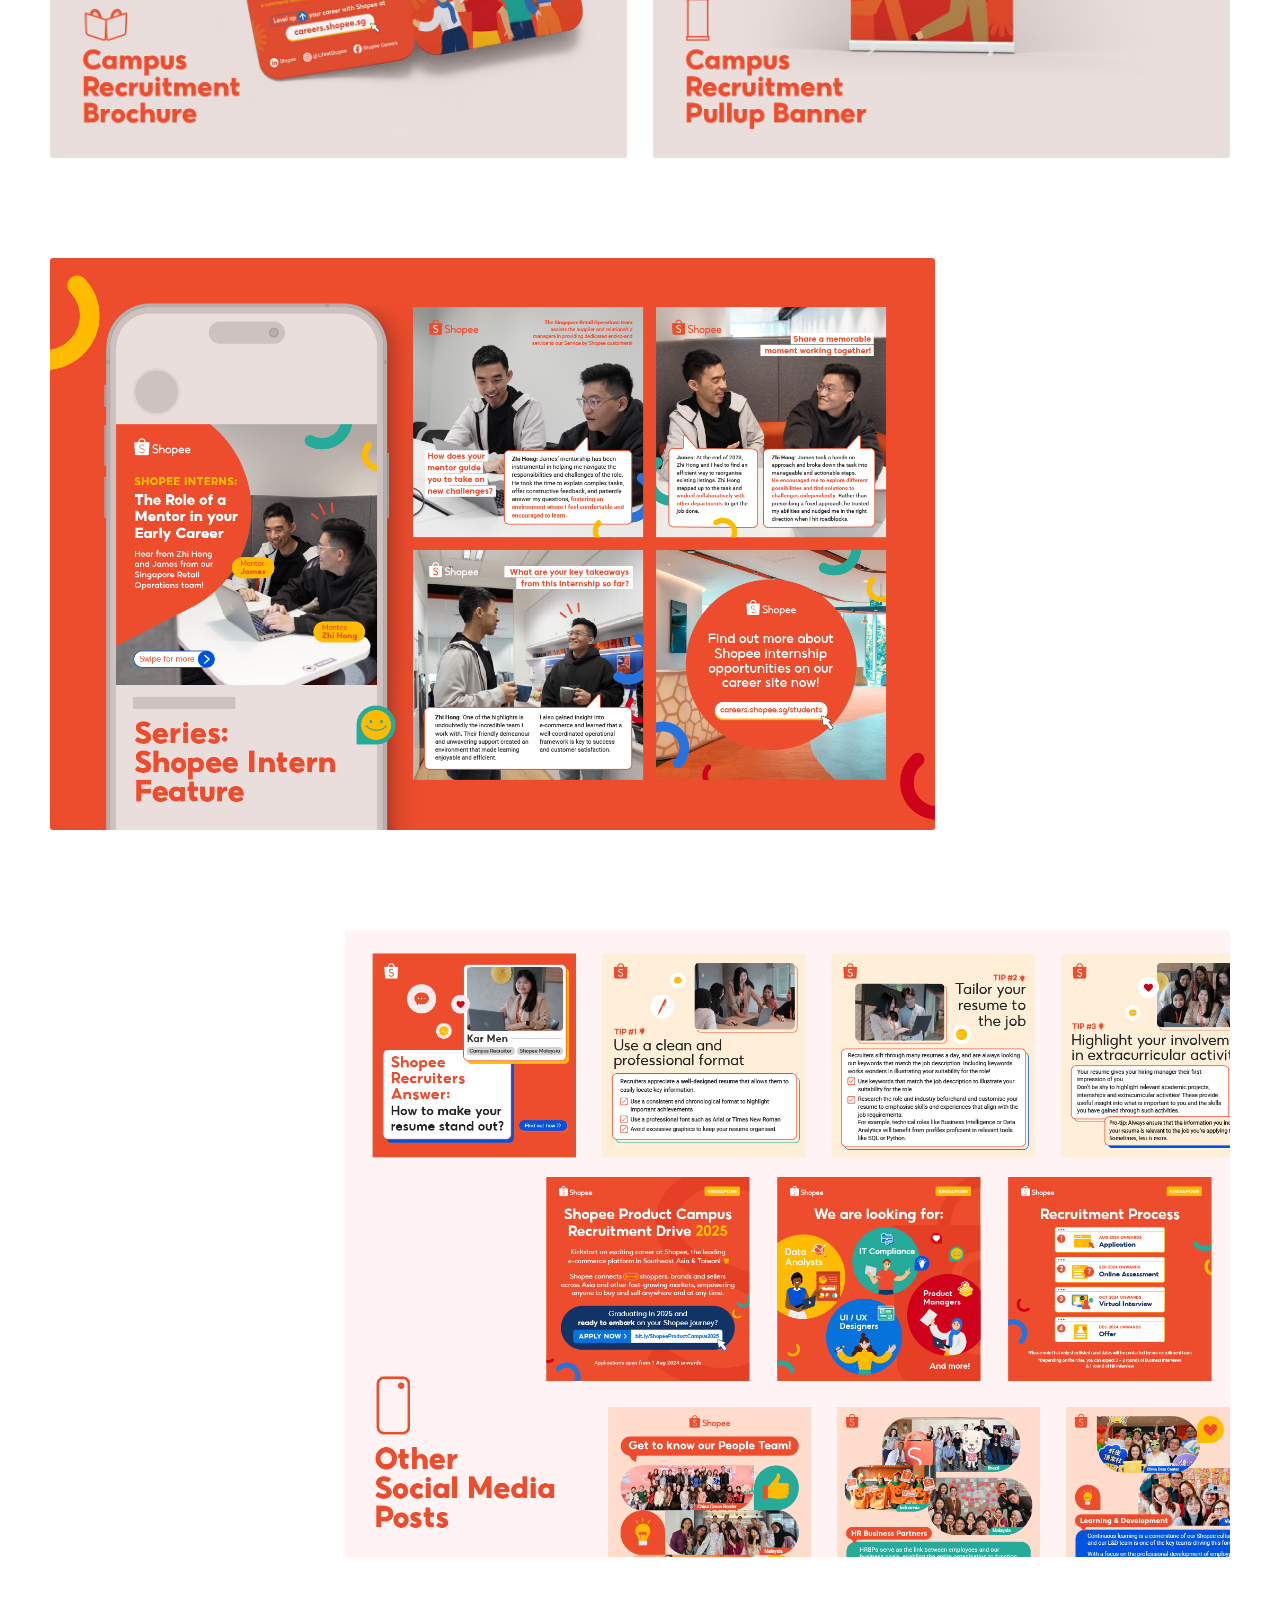
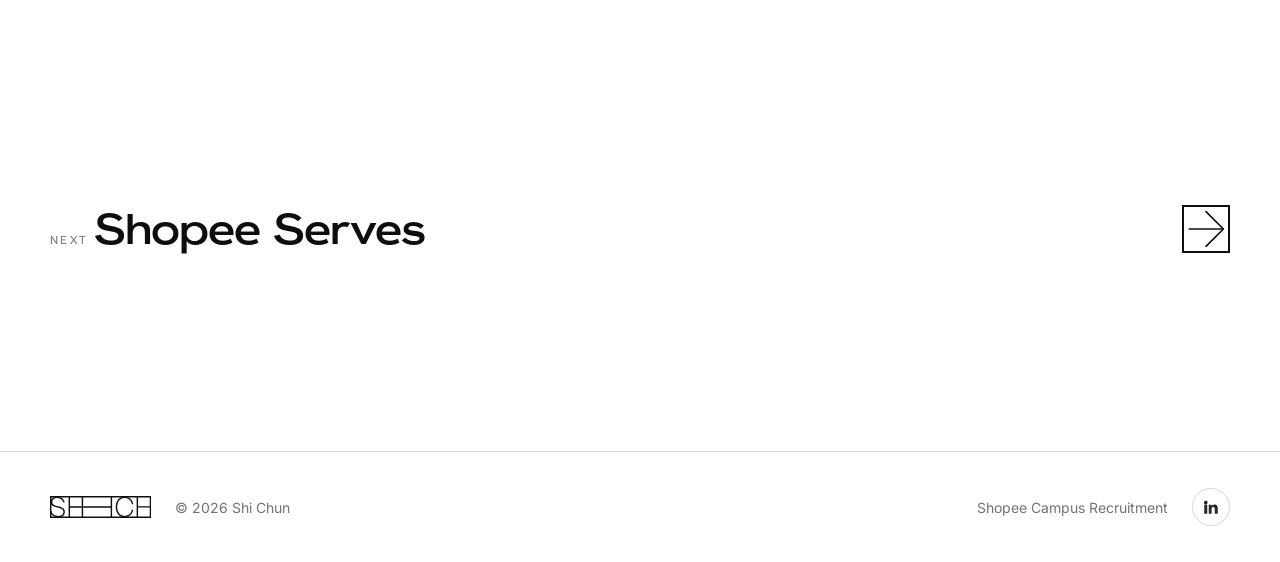
<file: shopee-campus-recruitment.html>
<!DOCTYPE html>
<html lang="en-GB">
<head>
  <meta charset="UTF-8" />
  <meta name="viewport" content="width=device-width, initial-scale=1.0" />
  <title>Shopee Campus Recruitment — Case Study</title>
  <meta name="description" content="Shopee Campus Recruitment — a bold, high-energy identity for reaching fresh graduates: key visual, e-brochure and colour system. A case study by Shich." />

  <link rel="icon" href="data:image/svg+xml,%3Csvg xmlns='http://www.w3.org/2000/svg' viewBox='0 0 376 81.75'%3E%3Cg fill='%230E0E0E'%3E%3Cpath d='M31.36 78.87c-4.28 0-8.47-.65-12.57-1.94s-7.72-3.4-10.86-6.31c-3.14-2.92-6.38-10.28-7.93-14.79h5c1.33 4.51 3.43 8.07 6.31 10.69 2.88 2.62 6.11 4.51 9.69 5.65 3.58 1.15 7.03 1.72 10.36 1.72s6.26-.46 9.03-1.38 5.02-2.45 6.76-4.6 2.6-4.95 2.6-8.42c0-3.03-.63-5.52-1.88-7.48s-3.23-3.58-5.93-4.87-6.15-2.42-10.36-3.38l-8.75-1.99c-2.73-.59-5.3-1.37-7.7-2.33s-4.51-2.18-6.31-3.66-3.25-3.3-4.32-5.48-1.61-4.85-1.61-8.03c0-4.28 1.09-7.87 3.27-10.75s5.06-5.04 8.64-6.48 7.4-2.16 11.47-2.16c6.87 0 12.68 1.5 17.45 4.49 4.76 2.99 9.95 10.1 10.82 16.56h-5.01c-1.7-5.39-4.56-9.42-8.58-12.07s-8.99-3.99-14.9-3.99c-3.18 0-6.08.54-8.7 1.61s-4.75 2.64-6.37 4.71-2.44 4.65-2.44 7.75c0 4.36 1.33 7.63 3.99 9.8s6.61 3.86 11.85 5.04l9.42 2.22c2.95.66 5.74 1.5 8.36 2.49s4.89 2.29 6.81 3.88 3.43 3.51 4.54 5.76 1.66 5 1.66 8.25c0 4.28-1.09 7.88-3.27 10.8s-5.04 5.1-8.59 6.54-7.53 2.16-11.96 2.16Z'/%3E%3Cpath d='M277.41 78.87c-7.02 0-13-1.64-17.95-4.93s-8.73-7.79-11.35-13.51-3.93-12.28-3.93-19.66 1.31-13.94 3.93-19.66 6.41-10.23 11.35-13.51 10.93-4.93 17.95-4.93c5.83 0 10.86 1.05 15.07 3.16s7.66 4.98 10.36 8.64 5.47 9.22 6.7 15.79h-5.21c-.96-4.43-2.55-8.33-4.76-11.69s-5.13-6.02-8.75-7.98-8.09-2.94-13.4-2.94c-5.91 0-10.93 1.42-15.07 4.26s-7.27 6.74-9.42 11.69-3.21 10.67-3.21 17.17 1.07 12.13 3.21 17.11 5.28 8.9 9.42 11.74 9.16 4.26 15.07 4.26c5.32 0 9.78-.98 13.4-2.94s6.54-4.63 8.75-8.03 3.8-7.27 4.76-11.63h5.17c-.39 5.22-3.97 12.04-6.67 15.73s-6.15 6.59-10.36 8.7-9.23 3.16-15.07 3.16Z'/%3E%3Cpath d='M5.32 77.99H0V3.77h5.32v74.22Z'/%3E%3Cpath d='M0 5.32V0h376v5.32H0Z'/%3E%3Cpath d='M0 81.75v-5.32h376v5.32H0Z'/%3E%3Cg transform='translate(69.13 3.77)'%3E%3Cpath d='M161.71 74.22h-5.32V0h5.32v74.22Z'/%3E%3Cpath d='M54.06 39.77v-5.32h105v5.32h-105Z'/%3E%3Cpath d='M5.32 74.22H0V0h5.32v74.22Z'/%3E%3Cpath d='M54.06 74.22h-5.32V0h5.32v74.22Z'/%3E%3Cpath d='M2.66 39.77v-5.32h48.74v5.32H2.66Z'/%3E%3Cpath d='M258.12 74.22h-5.32V0h5.32v74.22ZM304.31 38.88h-49.52v-4.76h49.52v4.76ZM306.86 74.22h-5.32V0h5.32v74.22Z'/%3E%3C/g%3E%3C/g%3E%3C/svg%3E" />

  <!-- All fonts self-hosted from /fonts — no external CDN, works offline & on GitHub Pages -->

  <script>document.documentElement.classList.add("js");</script>

  <style>
    /* ─── Self-hosted fonts (portfolio/fonts) — no CDN, offline + GitHub-Pages safe ── */
    @font-face { font-family: "HK Grotesk Wide"; font-style: normal; font-weight: 400; font-display: swap; src: url("fonts/HKGroteskWide-Regular.otf") format("opentype"); }
    @font-face { font-family: "HK Grotesk Wide"; font-style: normal; font-weight: 500; font-display: swap; src: url("fonts/HKGroteskWide-Medium.otf") format("opentype"); }
    @font-face { font-family: "HK Grotesk Wide"; font-style: normal; font-weight: 600; font-display: swap; src: url("fonts/HKGroteskWide-SemiBold.otf") format("opentype"); }
    @font-face { font-family: "HK Grotesk Wide"; font-style: normal; font-weight: 700; font-display: swap; src: url("fonts/HKGroteskWide-Bold.otf") format("opentype"); }
    @font-face { font-family: "Cabinet Grotesk"; font-style: normal; font-weight: 400; font-display: swap; src: url("fonts/CabinetGrotesk-Regular.woff2") format("woff2"), url("fonts/CabinetGrotesk-Regular.woff") format("woff"); }
    @font-face { font-family: "Cabinet Grotesk"; font-style: normal; font-weight: 500; font-display: swap; src: url("fonts/CabinetGrotesk-Medium.woff2") format("woff2"), url("fonts/CabinetGrotesk-Medium.woff") format("woff"); }
    @font-face { font-family: "Cabinet Grotesk"; font-style: normal; font-weight: 700; font-display: swap; src: url("fonts/CabinetGrotesk-Bold.woff2") format("woff2"), url("fonts/CabinetGrotesk-Bold.woff") format("woff"); }
    @font-face { font-family: "Inter"; font-style: normal; font-weight: 100 900; font-display: swap; src: url("fonts/Inter-Variable.ttf") format("truetype"); }
    @font-face { font-family: "Inter"; font-style: italic; font-weight: 100 900; font-display: swap; src: url("fonts/Inter-Italic-Variable.ttf") format("truetype"); }

    :root {
      --bg:      #FFFFFF;
      --ink:     #0E0E0E;
      --ink-2:   #282828;
      --muted:   rgba(14,14,14,.58);
      --line:    rgba(14,14,14,.16);
      --black:   #000;
      --spring:  cubic-bezier(0.22, 1, 0.36, 1);
      --font-display: "Cabinet Grotesk", system-ui, sans-serif;
      --font-wide:    "Cabinet Grotesk", system-ui, sans-serif;
      --font-body:    "Inter", system-ui, -apple-system, "Segoe UI", sans-serif;
      --font-hk:      "HK Grotesk Wide", "Cabinet Grotesk", system-ui, sans-serif;
      --pad: clamp(20px, 4vw, 50px);
      --content-max: 1670px;
    }

    * { box-sizing: border-box; }
    html { scroll-behavior: smooth; -webkit-text-size-adjust: 100%; }
    body { margin: 0; background: var(--bg); color: var(--ink); font-family: var(--font-body); font-size: 18px; line-height: 1.5; -webkit-font-smoothing: antialiased; text-rendering: optimizeLegibility; }
    ::selection { background: rgba(14,14,14,.14); }
    a { color: inherit; text-decoration: none; }
    img { max-width: 100%; display: block; }
    :focus-visible { outline: 2px solid var(--ink); outline-offset: 3px; border-radius: 2px; }
    .shell { width: 100%; max-width: calc(var(--content-max) + var(--pad) * 2); margin-inline: auto; padding-inline: var(--pad); }
    .skip-link { position: absolute; left: 12px; top: -60px; z-index: 100; background: var(--ink); color: var(--bg); padding: 10px 16px; border-radius: 6px; transition: top .2s var(--spring); }
    .skip-link:focus { top: 12px; }

    /* ─── Header / nav (same as other case studies) ────────────────────── */
    header { position: sticky; top: 0; z-index: 40; background: color-mix(in srgb, var(--bg) 86%, transparent); backdrop-filter: blur(10px); -webkit-backdrop-filter: blur(10px); border-bottom: 1px solid transparent; transition: border-color .3s var(--spring); }
    header.scrolled { border-bottom-color: var(--line); }
    .nav { display: flex; align-items: center; justify-content: space-between; padding-block: 20px; }
    .nav-links { display: flex; align-items: center; gap: clamp(20px, 4vw, 40px); }
    .nav-links a { font-family: var(--font-wide); font-size: 15px; font-weight: 500; letter-spacing: 0.02em; color: var(--ink-2); transition: color .2s var(--spring); position: relative; }
    .nav-links a::after { content: ""; position: absolute; left: 0; right: 100%; bottom: -3px; height: 1.5px; background: var(--ink); transition: right .3s var(--spring); }
    .nav-links a:hover { color: var(--ink); }
    .nav-links a:hover::after { right: 0; }
    .logo-link { display: inline-flex; color: var(--ink); }
    .logo-link svg { height: clamp(26px, 2.6vw, 34px); width: auto; display: block; overflow: hidden; }
    .logo-piece { transform: translateY(82px); transition: transform .55s var(--spring); }
    .logo-link:hover .logo-piece, .logo-link:focus-visible .logo-piece { transform: translateY(0); }

    section { padding-block: clamp(3rem, 7vw, 104px); }
    .sec-tight { padding-block: clamp(3rem, 7vw, 50px); }
    #intro { padding-bottom: clamp(3rem, 7vw, 50px); }
    /* Tighter still between the e-brochure and the brochure/banner duo below
       it — half the usual sec-tight gap on the touching edges only. */
    .sec-tight.sec-tight-close { padding-bottom: clamp(1rem, 3vw, 20px); }
    .sec-tight-close + .sec-tight { padding-top: clamp(1rem, 3vw, 20px); }
    @media (max-width: 720px) {
      .sec-tight { padding-block: 1.5rem; }
      #intro { padding-bottom: 1.5rem; }
      .sec-tight.sec-tight-close { padding-bottom: .75rem; }
      .sec-tight-close + .sec-tight { padding-top: .75rem; }
    }
    html.js .reveal { opacity: 0; transform: translateY(30px); }
    html.js .reveal.in { opacity: 1; transform: none; transition: opacity 1.1s var(--spring), transform 1.2s var(--spring); }
    html.js .hero-cs.reveal.in { transition: opacity .5s var(--spring), transform .5s var(--spring); }

    /* ─── Box + Arrow (same as other case studies) ──────────────────────── */
    .arrow-sq { position: relative; flex: none; display: grid; place-items: center; overflow: hidden; width: 48px; height: 48px; border: 2px solid var(--ink); border-radius: 0; color: var(--ink); transition: background .3s var(--spring), color .3s var(--spring), border-color .3s var(--spring); }
    .arrow-sq svg { grid-area: 1 / 1; width: 100%; height: 100%; padding: 4px; }
    .arrow-sq .arrow-lead { animation: arrowBobX 3s ease-in-out infinite; }
    .arrow-sq .arrow-trail { transform: translateX(-118%); opacity: 0; }
    .arrow-link:hover .arrow-sq, .stat-link:hover .arrow-sq { background: var(--ink); color: var(--bg); border-color: var(--ink); }
    .arrow-link:hover .arrow-lead, .stat-link:hover .arrow-lead { animation: arrowLeaveFull .5s var(--spring) forwards; }
    .arrow-link:hover .arrow-trail, .stat-link:hover .arrow-trail { animation: arrowEnterFull .5s var(--spring) forwards; }
    @keyframes arrowBobX { 0%,100% { transform: translateX(0); } 50% { transform: translateX(3px); } }
    @keyframes arrowLeaveFull { to { transform: translateX(118%); opacity: 0; } }
    @keyframes arrowEnterFull { 55% { opacity: 1; } to { transform: translateX(0); opacity: 1; } }

    /* ─── Footer (same as other case studies) ───────────────────────────── */
    footer { border-top: 1px solid var(--line); }
    .foot { display: flex; align-items: center; gap: 1.5rem; padding-block: 2.25rem; flex-wrap: wrap; }
    .foot .logo-foot { color: var(--ink); }
    .foot .logo-foot svg { height: 22px; width: auto; display: block; }
    .foot p { margin: 0; color: var(--muted); font-size: 14px; }
    .foot .spacer { flex: 1; }
    .foot .social { width: 38px; height: 38px; border: 1px solid var(--line); border-radius: 999px; display: grid; place-items: center; color: var(--ink-2); transition: background .25s var(--spring), color .25s var(--spring), border-color .25s var(--spring); }
    .foot .social:hover { background: var(--ink); color: var(--bg); border-color: var(--ink); }

    /* ─── Hero: composited Shopee Campus Recruitment key visual ─────────────
       The BG art is a separate full-bleed layer that always fills the whole
       header edge to edge (object-fit: cover), independent of viewport
       width. The composited pieces (box, logo, cursor, innovation, star)
       sit in a second layer, .hero-canvas, capped at 2160px so they never
       scale up past their native size — every one of those is positioned
       as a % of that 2160×600 reference frame, which is what keeps the
       whole composition aligned at any width up to the cap.
       BG.svg's own viewBox is 2160×689.38 with the visible art clipped to a
       600-tall band starting at y=47.48 — reproduced here via object-position
       (47.48 / (689.38-600) = 53.13%) instead of relying on the SVG's
       internal clipPath. */
    .hero-cs { position: relative; overflow: hidden; background: #ee4d2d; padding: 0; }
    .hero-bg { position: absolute; inset: 0; width: 100%; height: 100%; object-fit: cover; object-position: 50% 53.13%; display: block; }
    .hero-canvas { position: relative; width: 100%; max-width: 2160px; aspect-ratio: 2160 / 600; margin-inline: auto; overflow: hidden; }

    .hero-box { position: absolute; left: 34.15%; top: 15.3%; width: 31.78%; }
    .hero-box-frame { width: 100%; height: auto; display: block; }
    .hero-logo { position: absolute; left: 8.1%; top: 21.57%; width: 83.8%; height: auto; display: block; }

    /* The 9s loop holds at rest until 58% (5.22s in) before moving toward the
       button — so to make that first move happen 0.5s after load, the loop
       starts already 4.72s in (negative delay), landing exactly on the 58%
       mark 0.5s later. Rest position is still what's visible at t=0, since
       0%–58% is a flat hold, not a jump. */
    .hero-cursor { position: absolute; width: 2.1%; height: auto; filter: drop-shadow(0 2px 3px rgba(0,0,0,.25)); animation: cursorRoam 9s ease-in-out infinite; animation-delay: -4.72s; }
    @keyframes cursorRoam {
      0%, 58%   { left: 64%;    top: 65%;   transform: scale(1); }
      70%, 82%  { left: 61.1%;  top: 63.4%; transform: scale(.92); }
      94%, 100% { left: 64%;    top: 65%;   transform: scale(1); }
    }

    /* The pill and the "Innovation" letterforms are internally consistent
       with each other (both sit at the same baked/rotated -15.84° angle —
       see the comment in the markup below), so the whole chip can be
       flattened to true horizontal with a single rigid rotation on the
       outer element. Rotating here, at the outermost level, keeps that
       internal alignment intact — including the clip-path type-in wipe,
       which lives in the same un-rotated local frame as the letters, so it
       reads as a clean horizontal wipe once this outer rotation cancels
       the bake to 0°. */
    .hero-innov { position: absolute; left: 16.5%; top: calc(37.8% - 30px); width: 12.25%; height: auto; overflow: visible; transform-origin: 0% 100%; animation: chipPop 4s ease infinite; }
    /* Pops in from its own bottom-left corner, overshoots twice (1.35 →
       0.85 → 1.12 → 0.95) before settling at 1, holds there for exactly
       1s (28.75% → 53.75% of the 4s loop), then shrinks back down to that
       same bottom-left corner before looping. rotate(15.84deg) is carried
       in every stop's transform value (can't layer a separate static
       transform underneath an animated one) to keep the chip flat — see
       the "internally consistent -15.84° bake" note above. */
    @keyframes chipPop {
      0%      { transform: rotate(15.84deg) scale(0);    opacity: 0; }
      11.25%  { transform: rotate(15.84deg) scale(1.15); opacity: 1; }
      16.25%  { transform: rotate(15.84deg) scale(.9);   opacity: 1; }
      21.25%  { transform: rotate(15.84deg) scale(1.05); opacity: 1; }
      25%     { transform: rotate(15.84deg) scale(.95);  opacity: 1; }
      28.75%  { transform: rotate(15.84deg) scale(1);    opacity: 1; }
      53.75%  { transform: rotate(15.84deg) scale(1);    opacity: 1; }
      61.25%  { transform: rotate(15.84deg) scale(0);    opacity: 0; }
      100%    { transform: rotate(15.84deg) scale(0);    opacity: 0; }
    }

    .hero-star { position: absolute; left: 60.25%; top: 10.8%; width: 10.75%; height: auto; overflow: visible; }
    .star-spark { transform-box: fill-box; transform-origin: center; animation: starSpin 7s linear infinite; }
    @keyframes starSpin {
      0%   { transform: rotate(0deg); }
      28%  { transform: rotate(360deg); }
      100% { transform: rotate(360deg); }
    }

    /* Same pop-in/bounce/pop-out shape as .hero-innov's chipPop, minus the
       rotate(15.84deg) term (the lightbulb badge has no baked-in tilt to
       correct for). Staggered with a negative delay so the two badges
       never bounce in sync. */
    .hero-lightbulb { position: absolute; left: 72.2%; top: 74.3%; width: 3.85%; height: auto; overflow: visible; transform-origin: 0% 100%; animation: lightbulbPop 4s ease infinite; animation-delay: -0.8s; }
    @keyframes lightbulbPop {
      0%      { transform: scale(0);     opacity: 0; }
      11.25%  { transform: scale(1.15);  opacity: 1; }
      16.25%  { transform: scale(.9);    opacity: 1; }
      21.25%  { transform: scale(1.05);  opacity: 1; }
      25%     { transform: scale(.95);   opacity: 1; }
      28.75%  { transform: scale(1);     opacity: 1; }
      53.75%  { transform: scale(1);     opacity: 1; }
      61.25%  { transform: scale(0);     opacity: 0; }
      100%    { transform: scale(0);     opacity: 0; }
    }

    @media (prefers-reduced-motion: reduce) {
      * { animation-duration: .001ms !important; animation-iteration-count: 1 !important; transition-duration: .001ms !important; scroll-behavior: auto !important; }
      html.js .reveal { opacity: 1; transform: none; }
      .arrow-trail { display: none; }
    }

    /* ─── Two-column intro: metadata row sits well above the title/copy row;
           title takes 25% width, description the remaining 75% ──────────── */
    .intro { display: grid; grid-template-columns: 1fr 3fr; grid-template-rows: auto auto; column-gap: clamp(2rem, 5vw, 5rem); row-gap: clamp(2.5rem, 6vw, 4.5rem); align-items: start; }
    @media (max-width: 860px) { .intro { grid-template-columns: 1fr; grid-template-rows: auto auto auto; gap: 1.75rem; } }
    .intro .meta-inline { grid-column: 2; grid-row: 1; display: flex; flex-wrap: wrap; gap: 0.5rem 2.5rem; margin: 0; }
    @media (max-width: 860px) { .intro .meta-inline { grid-column: 1; grid-row: auto; } }
    .intro .meta-inline > div { display: flex; gap: 0.4em; align-items: baseline; }
    .intro .meta-inline dt { margin: 0; font-family: var(--font-body); font-weight: 400; font-size: 13px; color: var(--muted); white-space: nowrap; }
    .intro .meta-inline dd { margin: 0; font-family: var(--font-body); font-weight: 500; font-size: 13px; color: var(--ink); }
    .intro h1 { grid-column: 1; grid-row: 2; font-family: var(--font-hk); font-stretch: 125%; font-weight: 500; font-size: clamp(1.9rem, 3.8vw, 3.4rem); line-height: 1.08; letter-spacing: -0.015em; margin: 0; }
    @media (max-width: 860px) { .intro h1 { grid-column: 1; grid-row: auto; } }
    .intro .body { grid-column: 2; grid-row: 2; }
    @media (max-width: 860px) { .intro .body { grid-column: 1; grid-row: auto; } }
    .intro .body p { margin: 0 0 1.2rem; font-size: clamp(1.1rem, 1.6vw, 1.4rem); line-height: 1.62; color: var(--ink-2); max-width: 100%; }
    .intro .body p:last-child { margin-bottom: 0; }

    /* ─── Project images: 75% width, left-aligned by default (100% on mobile);
           .align-right flips it to the right instead; .full spans the whole
           1670px shell ───────────────────────────────────────────────────── */
    .proj-showcase { width: 75%; margin-right: auto; }
    .proj-showcase.align-right { margin-right: 0; margin-left: auto; }
    .proj-showcase.full { width: 100%; margin: 0; }
    .proj-showcase .media { border-radius: 3px; overflow: hidden; }
    .proj-showcase .media img { width: 100%; height: auto; display: block; }
    @media (max-width: 720px) { .proj-showcase { width: 100%; } }

    /* ─── Concept image + "Concept" copy, bottom-left aligned to its right ── */
    .proj-row { display: grid; grid-template-columns: 3fr 1fr; gap: clamp(2rem, 5vw, 5rem); align-items: end; }
    @media (max-width: 860px) { .proj-row { grid-template-columns: 1fr; gap: 1.75rem; } }
    .proj-row .proj-showcase { width: 100%; margin: 0; }
    .proj-copy { text-align: left; }
    .proj-copy .copy-kicker { font-family: var(--font-hk); font-stretch: 125%; font-weight: 400; font-size: 13px; letter-spacing: 0.01em; color: var(--muted); margin: 0 0 1.7rem; }
    .proj-copy p { margin: 0; font-family: var(--font-body); font-size: clamp(1rem, 1.3vw, 1.2rem); line-height: 1.5; color: var(--ink-2); }

    /* ─── Brochure + pull-up banner: two even columns, full 1670px shell ── */
    .duo-row { display: grid; grid-template-columns: 1fr 1fr; gap: clamp(1rem, 2vw, 1.75rem); }
    .duo-row .media { border-radius: 3px; overflow: hidden; }
    .duo-row .media img { width: 100%; height: auto; display: block; }
    @media (max-width: 720px) { .duo-row { gap: .6rem; } }

    /* ─── Next project (no link yet — page not built) ───────────────────── */
    .more .more-row { display: flex; align-items: center; justify-content: space-between; gap: 2rem; padding-block: 100px; }
    .more .more-t { font-family: var(--font-hk); font-stretch: 125%; font-weight: 500; font-size: clamp(1.6rem, 3.4vw, 2.8rem); letter-spacing: -0.02em; }
    .more .more-k { font-family: var(--font-wide); font-weight: 500; font-size: 12px; letter-spacing: 0.2em; text-transform: uppercase; color: var(--muted); margin-bottom: 0.6rem; }
  </style>
</head>

<body>
  <a href="#intro" class="skip-link">Skip to content</a>

  <!-- ─── Header ─────────────────────────────────────────────────────── -->
  <header id="siteHeader">
    <div class="shell nav">
      <a href="index.html" class="logo-link" aria-label="Shich — home">
        <svg viewBox="0 0 376 81.75" role="img" aria-hidden="true">
          <g fill="currentColor">
            <path d="M31.36,78.87c-4.28,0-8.47-.65-12.57-1.94s-7.72-3.4-10.86-6.31c-3.14-2.92-6.38-10.28-7.93-14.79h5c1.33,4.51,3.43,8.07,6.31,10.69,2.88,2.62,6.11,4.51,9.69,5.65,3.58,1.15,7.03,1.72,10.36,1.72s6.26-.46,9.03-1.38c2.77-.92,5.02-2.45,6.76-4.6,1.73-2.14,2.6-4.95,2.6-8.42,0-3.03-.63-5.52-1.88-7.48-1.26-1.96-3.23-3.58-5.93-4.87-2.7-1.29-6.15-2.42-10.36-3.38l-8.75-1.99c-2.73-.59-5.3-1.37-7.7-2.33-2.4-.96-4.51-2.18-6.31-3.66-1.81-1.48-3.25-3.3-4.32-5.48-1.07-2.18-1.61-4.85-1.61-8.03,0-4.28,1.09-7.87,3.27-10.75,2.18-2.88,5.06-5.04,8.64-6.48,3.58-1.44,7.4-2.16,11.47-2.16,6.87,0,12.68,1.5,17.45,4.49,4.76,2.99,9.95,10.1,10.82,16.56h-5.01c-1.7-5.39-4.56-9.42-8.58-12.07-4.03-2.66-8.99-3.99-14.9-3.99-3.18,0-6.08.54-8.7,1.61-2.62,1.07-4.75,2.64-6.37,4.71-1.63,2.07-2.44,4.65-2.44,7.75,0,4.36,1.33,7.63,3.99,9.8,2.66,2.18,6.61,3.86,11.85,5.04l9.42,2.22c2.95.66,5.74,1.5,8.36,2.49,2.62,1,4.89,2.29,6.81,3.88,1.92,1.59,3.43,3.51,4.54,5.76,1.11,2.25,1.66,5,1.66,8.25,0,4.28-1.09,7.88-3.27,10.8-2.18,2.92-5.04,5.1-8.59,6.54s-7.53,2.16-11.96,2.16Z"></path>
            <path d="M277.41,78.87c-7.02,0-13-1.64-17.95-4.93-4.95-3.29-8.73-7.79-11.35-13.51-2.62-5.72-3.93-12.28-3.93-19.66s1.31-13.94,3.93-19.66c2.62-5.72,6.41-10.23,11.35-13.51,4.95-3.29,10.93-4.93,17.95-4.93,5.83,0,10.86,1.05,15.07,3.16s7.66,4.98,10.36,8.64c2.7,3.66,5.47,9.22,6.7,15.79h-5.21c-.96-4.43-2.55-8.33-4.76-11.69-2.22-3.36-5.13-6.02-8.75-7.98-3.62-1.96-8.09-2.94-13.4-2.94-5.91,0-10.93,1.42-15.07,4.26-4.14,2.84-7.27,6.74-9.42,11.69-2.14,4.95-3.21,10.67-3.21,17.17s1.07,12.13,3.21,17.11c2.14,4.98,5.28,8.9,9.42,11.74,4.13,2.84,9.16,4.26,15.07,4.26,5.32,0,9.78-.98,13.4-2.94,3.62-1.96,6.54-4.63,8.75-8.03,2.22-3.4,3.8-7.27,4.76-11.63h5.17c-.39,5.22-3.97,12.04-6.67,15.73-2.7,3.69-6.15,6.59-10.36,8.7s-9.23,3.16-15.07,3.16Z"></path>
            <path d="M5.32,77.99H0V3.77h5.32v74.22Z"></path>
            <path d="M0,5.32V0s376,0,376,0v5.32S0,5.32,0,5.32Z"></path>
            <path d="M0,81.75v-5.32s376,0,376,0v5.32S0,81.75,0,81.75Z"></path>
          </g>
          <g class="logo-piece" fill="currentColor">
            <g transform="translate(69.13,3.77)">
              <path d="M161.71,74.22h-5.32V0h5.32v74.22Z"></path>
              <path d="M54.06,39.77v-5.32s105,0,105,0v5.32s-105,0-105,0Z"></path>
              <path d="M5.32,74.22H0V0h5.32v74.22Z"></path>
              <path d="M54.06,74.22h-5.32V0h5.32v74.22Z"></path>
              <path d="M2.66,39.77v-5.32s48.74,0,48.74,0v5.32s-48.74,0-48.74,0Z"></path>
              <path d="M258.12,74.22h-5.32V0h5.32v74.22ZM304.31,38.88h-49.52v-4.76h49.52v4.76ZM306.86,74.22h-5.32V0h5.32v74.22Z"></path>
            </g>
          </g>
        </svg>
      </a>
      <nav class="nav-links" aria-label="Primary">
        <a href="index.html#work">Work</a>
        <a href="index.html#contact">Contact</a>
      </nav>
    </div>
  </header>

  <main>
    <!-- ─── Hero: composited Shopee Campus Recruitment key visual ─────────── -->
    <section class="hero-cs reveal" aria-label="Shopee Campus Recruitment key visual">
      <img class="hero-bg" src="assets/campusrecruitment/Header/Recruitment Header BG.svg" alt="" aria-hidden="true" />
      <div class="hero-canvas">
        <!-- Star sits behind the box in DOM order, so the box frame renders on top of it -->
        <svg class="hero-star" viewBox="0 0 230.05 88.98" aria-hidden="true">
          <g class="star-compress">
            <path fill="#fb0" d="M31.65,9.95h169.8v64.74H31.65C13.78,74.69-.72,60.18-.72,42.32h0C-.72,24.45,13.78,9.95,31.65,9.95Z" transform="translate(7.18 -14.08) rotate(8.32)"/>
            <circle fill="#26aa99" cx="197.68" cy="56.55" r="32.37"/>
            <path class="star-spark" fill="#fb0" fill-rule="evenodd" d="M216.94,48.9c-.83-2.08-3.2-3.1-5.28-2.28l-8.93,3.55,1.39-9.51c.32-2.21-1.22-4.29-3.44-4.61-2.21-.32-4.29,1.22-4.61,3.44l-1.39,9.51-7.54-5.96c-1.76-1.39-4.33-1.09-5.71.67s-1.09,4.33.67,5.71l7.54,5.96-8.93,3.55c-2.08.83-3.1,3.2-2.28,5.28.83,2.08,3.2,3.1,5.28,2.28l8.93-3.55-1.39,9.51c-.32,2.21,1.22,4.29,3.44,4.61s4.29-1.22,4.61-3.44l1.39-9.51,7.54,5.96c1.76,1.39,4.33,1.09,5.71-.67s1.09-4.33-.67-5.71l-7.54-5.96,8.93-3.55c2.08-.83,3.1-3.2,2.28-5.28Z"/>
          </g>
        </svg>

        <div class="hero-box">
          <img class="hero-box-frame" src="assets/campusrecruitment/Header/Recruitment Header Box.svg" alt="" aria-hidden="true" />
          <img class="hero-logo" src="assets/campusrecruitment/Header/Recruitment Header Logo.svg" alt="Shopee Campus Recruitment" />
        </div>

        <img class="hero-cursor" src="assets/campusrecruitment/Header/Recruitment Header Cursor.svg" alt="" aria-hidden="true" />

        <img class="hero-lightbulb" src="assets/campusrecruitment/Header/Recruitment Header Lightbulb.svg" alt="" aria-hidden="true" />

        <svg class="hero-innov" viewBox="0 0 259.91 117.34" aria-hidden="true">
          <!-- The word (and hash/ribbon) are pre-rotated ~15.84° rise-to-the-
               right, baked directly into their path coordinates — measured
               from the letters' own baseline, not assumed. The pill is a
               plain horizontal capsule in its raw coordinates, so it needs
               its own rotation to match: rotate(-15.84) around the pill's
               own centre (142.53, 52.04) keeps it framing the word instead
               of sliding off it. (The pill's original rotate(8.32) — copied
               verbatim from the source file — turned out to tilt the
               opposite direction from the text; it's the same value reused
               on the unrelated Star.svg bar, not a rotation meant for this
               pill.) -->
          <path fill="#fff" d="M21.55,25.9h215.82c14.43,0,26.14,11.71,26.14,26.14h0c0,14.43-11.71,26.14-26.14,26.14H21.55V25.9h0Z" transform="rotate(-15.84 142.53 52.04)"/>
          <path fill="#fb0" fill-rule="evenodd" d="M8.13,117.34l25.14-7.14c13.89-3.94,21.95-18.39,18.01-32.28h0c-3.94-13.89-18.39-21.95-32.28-18.01h0C5.12,63.86-2.94,78.31,1,92.2l7.14,25.14Z"/>
          <path fill="#ee4d2d" d="M34.79,93.95c.05.48-.17.79-.65.92l-2.81.8c-.48.14-.75-.03-.8-.51l-.58-4.48-6.26,1.78.58,4.48c.05.48-.17.79-.65.92l-2.81.8c-.48.14-.75-.03-.8-.51l-.58-4.48-2.29.65c-.48.14-.75-.03-.8-.51l-.27-2.62c-.05-.48.17-.79.65-.92l2.29-.65-.85-6.96-2.25.64c-.48.14-.75-.03-.8-.51l-.26-2.61c-.05-.48.17-.78.65-.92l2.21-.63-.53-4.01c-.08-.47.13-.77.61-.91l2.81-.8c.48-.14.76.03.84.5l.53,4.01,6.26-1.78-.53-4.01c-.08-.47.13-.77.61-.91l2.81-.8c.48-.14.76.03.84.5l.53,4.01,1.81-.51c.48-.14.75.03.8.51l.27,2.61c.05.48-.17.79-.65.92l-1.77.5.85,6.96,1.73-.49c.48-.14.75.03.8.51l.26,2.62c.05.48-.17.78-.65.92l-1.73.49.58,4.48ZM29.54,86.63l-.85-6.96-6.26,1.78.85,6.96,6.26-1.78Z"/>
          <g fill="#ee4d2d">
            <path d="M68.35,84.74c.14.48-.04.79-.52.93l-3.37.96c-.48.14-.79-.04-.93-.52l-6.88-24.25c-.14-.48.04-.79.52-.93l3.37-.96c.48-.14.79.04.93.52l6.88,24.25Z"/>
            <path d="M78.07,81.98c.14.48-.04.79-.52.93l-2.97.84c-.48.14-.79-.04-.93-.52l-4.53-15.98c-.14-.48.04-.79.52-.93l2.97-.84c.48-.14.79.04.93.52l.54,1.89c.32-1.31.91-2.31,1.77-3.02.86-.71,1.79-1.2,2.81-1.49,1.77-.5,3.37-.5,4.8,0,1.43.51,2.55,1.32,3.36,2.45.61.84,1.09,1.74,1.42,2.7.33.96.68,2.1,1.05,3.41l1.8,6.34c.14.48-.04.79-.52.93l-2.97.84c-.48.14-.79-.04-.93-.52l-1.47-5.18c-.38-1.34-.71-2.36-1-3.08-.29-.71-.55-1.28-.79-1.71-.49-.9-1.12-1.53-1.9-1.87-.78-.34-1.67-.37-2.69-.08-.05.02-.11.03-.16.05-.85.27-1.5.65-1.95,1.14-.45.49-.77,1.05-.93,1.68-.17.63-.22,1.3-.14,2.01.07.72.19,1.43.37,2.13l2.09,7.35Z"/>
            <path d="M99.59,75.88c.14.48-.04.79-.52.93l-2.97.84c-.48.14-.79-.04-.93-.52l-4.53-15.98c-.14-.48.04-.79.52-.93l2.97-.84c.48-.14.79.04.93.52l.54,1.89c.32-1.31.91-2.31,1.77-3.02.86-.71,1.79-1.2,2.81-1.49,1.77-.5,3.37-.5,4.8,0,1.43.51,2.55,1.32,3.36,2.45.61.84,1.09,1.74,1.42,2.7.33.96.68,2.1,1.05,3.41l1.8,6.34c.14.48-.04.79-.52.93l-2.97.84c-.48.14-.79-.04-.93-.52l-1.47-5.18c-.38-1.34-.71-2.36-1-3.08-.29-.71-.55-1.28-.79-1.71-.49-.9-1.12-1.53-1.9-1.87-.78-.34-1.67-.37-2.69-.08-.05.02-.11.03-.16.05-.85.27-1.5.65-1.95,1.14-.45.49-.77,1.05-.93,1.68-.17.63-.22,1.3-.14,2.01s.19,1.43.37,2.13l2.09,7.35Z"/>
            <path d="M124.88,69.91c-1.18.33-2.37.43-3.57.27-1.2-.15-2.32-.51-3.37-1.08-1.04-.57-1.96-1.34-2.76-2.3-.79-.96-1.37-2.08-1.74-3.37-.37-1.31-.49-2.59-.35-3.85.14-1.25.48-2.4,1.04-3.44.56-1.04,1.31-1.95,2.26-2.73s2.06-1.34,3.31-1.7c1.26-.36,2.5-.45,3.71-.29,1.22.16,2.34.54,3.36,1.13,1.02.59,1.92,1.39,2.69,2.38.77,1,1.35,2.15,1.72,3.46.36,1.28.46,2.54.29,3.78-.17,1.23-.55,2.37-1.14,3.4-.59,1.04-1.35,1.93-2.29,2.69-.94.76-2,1.31-3.18,1.64ZM120.96,56.1c-.62.17-1.16.46-1.62.85-.47.39-.84.86-1.12,1.4-.28.54-.45,1.14-.51,1.79-.06.65,0,1.33.21,2.02.18.62.46,1.17.84,1.67.39.5.84.9,1.36,1.2.52.3,1.08.5,1.69.6.61.1,1.22.07,1.84-.11.62-.17,1.15-.46,1.62-.87.46-.41.84-.87,1.12-1.4.28-.53.46-1.11.53-1.73.07-.63.02-1.25-.16-1.86-.2-.7-.49-1.31-.89-1.83-.39-.52-.85-.94-1.38-1.26-.52-.31-1.09-.52-1.69-.6-.6-.09-1.21-.05-1.83.13Z"/>
            <path d="M129.61,49.57c-.23-.28-.16-.47.18-.57l3.73-1.06c.35-.1.63,0,.86.28l7.86,10.74,1.09-13.28c.04-.36.24-.59.59-.69l3.73-1.06c.35-.1.5.03.46.39l-2.17,18.66c-.04.36-.24.59-.59.69l-3.25.92c-.35.1-.64,0-.86-.28l-11.65-14.74Z"/>
            <path d="M162.93,40.68c-.14-.48.04-.79.52-.93l2.89-.82c.48-.14.79.04.93.52l4.53,15.98c.14.48-.04.79-.52.93l-2.89.82c-.48.14-.79-.04-.93-.52l-.46-1.61c-.46,1.03-1.09,1.88-1.9,2.56-.81.68-1.76,1.17-2.86,1.48-1.23.35-2.43.45-3.6.31s-2.25-.5-3.23-1.08c-.99-.57-1.85-1.35-2.6-2.34-.74-.99-1.3-2.15-1.68-3.49-.39-1.36-.52-2.66-.41-3.9.11-1.23.44-2.35.98-3.36s1.27-1.87,2.19-2.6c.92-.72,2-1.26,3.23-1.61,1.1-.31,2.17-.39,3.21-.24s2.03.55,2.96,1.18l-.36-1.29ZM155.57,51.31c.43,1.5,1.22,2.56,2.37,3.17,1.16.61,2.39.73,3.7.36,1.5-.43,2.54-1.2,3.14-2.32.59-1.12.7-2.45.32-4-.02-.05-.03-.09-.03-.12-.39-1.37-1.15-2.39-2.28-3.06-1.13-.68-2.45-.8-3.95-.38-.64.18-1.22.48-1.72.9-.5.42-.9.92-1.2,1.49-.3.58-.48,1.2-.55,1.87-.07.67,0,1.37.2,2.09Z"/>
            <path d="M182.66,37.9c.14.48-.04.79-.52.93l-4.22,1.2,1.45,5.1c.36,1.29.68,2.2.95,2.75.27.55.68.86,1.22.93.36.04.74,0,1.14-.11.39-.14.77-.3,1.12-.49.2-.11.38-.24.55-.37.28-.22.5-.18.64.12l1.21,2.43c.11.2.15.41.1.65-.05.23-.15.43-.31.59-.41.38-.86.69-1.34.94-.58.31-1.17.55-1.79.73-.11.03-.21.06-.32.09-1.12.32-2.13.33-3.01.03-.88-.3-1.6-.77-2.16-1.43-.25-.28-.47-.57-.66-.88-.19-.31-.36-.64-.52-1-.16-.36-.32-.78-.49-1.25s-.34-1.03-.52-1.67l-1.69-5.94-1.49.42c-.48.14-.79-.04-.93-.52l-.81-2.85c-.14-.48.04-.79.52-.93l1.49-.42-1.39-4.9c-.14-.48.04-.79.52-.93l2.97-.84c.48-.14.79.04.93.52l1.39,4.9,4.22-1.2c.48-.14.79.04.93.52l.82,2.89Z"/>
            <path d="M189.67,26.97c.22.78.13,1.49-.28,2.14-.41.65-.95,1.07-1.62,1.26-.78.22-1.49.13-2.13-.26-.65-.39-1.07-.94-1.27-1.64-.21-.75-.13-1.45.25-2.11.38-.66.93-1.09,1.65-1.29.78-.22,1.49-.13,2.14.28.65.41,1.07.95,1.26,1.62ZM195.44,48.68c.14.48-.04.79-.52.93l-3.13.89c-.48.14-.79-.04-.93-.52l-4.6-16.22c-.14-.48.04-.79.52-.93l3.13-.89c.48-.14.79.04.93.52l4.6,16.22Z"/>
            <path d="M208.48,46.19c-1.18.33-2.37.43-3.57.27-1.2-.15-2.32-.51-3.37-1.08s-1.96-1.34-2.76-2.3c-.79-.96-1.37-2.08-1.74-3.37-.37-1.31-.49-2.59-.35-3.85.14-1.25.48-2.4,1.04-3.44.56-1.04,1.31-1.95,2.26-2.72s2.06-1.34,3.31-1.7c1.26-.36,2.5-.45,3.71-.29,1.22.16,2.34.54,3.36,1.13,1.02.59,1.92,1.39,2.69,2.38.77,1,1.35,2.15,1.72,3.46.36,1.28.46,2.54.29,3.78-.17,1.23-.55,2.37-1.14,3.4-.59,1.03-1.35,1.93-2.29,2.69-.94.76-2,1.31-3.18,1.64ZM204.56,32.38c-.62.17-1.16.46-1.62.85-.47.39-.84.86-1.12,1.4-.28.54-.45,1.14-.51,1.79-.06.65,0,1.33.21,2.02.17.62.46,1.17.84,1.67.39.5.84.9,1.36,1.2.52.3,1.08.5,1.69.6.61.1,1.22.07,1.83-.11.62-.17,1.15-.46,1.62-.87.46-.41.84-.87,1.12-1.4.28-.53.46-1.11.53-1.73.07-.63.01-1.25-.16-1.86-.2-.7-.49-1.31-.89-1.83-.4-.52-.85-.94-1.38-1.26-.52-.31-1.09-.52-1.69-.6-.6-.09-1.21-.05-1.83.13Z"/>
            <path d="M224.95,40.31c.14.48-.04.79-.52.93l-2.97.84c-.48.14-.79-.04-.93-.52l-4.53-15.98c-.14-.48.04-.79.52-.93l2.97-.84c.48-.14.79.04.93.52l.54,1.89c.32-1.31.91-2.31,1.77-3.02.86-.71,1.79-1.2,2.81-1.49,1.77-.5,3.37-.5,4.8,0,1.43.51,2.55,1.32,3.36,2.45.61.84,1.09,1.74,1.42,2.7.33.96.68,2.1,1.05,3.41l1.8,6.34c.14.48-.04.79-.52.93l-2.97.84c-.48.14-.79-.04-.93-.52l-1.47-5.18c-.38-1.34-.71-2.36-1-3.08-.29-.71-.55-1.28-.79-1.71-.49-.9-1.12-1.53-1.9-1.87-.78-.34-1.67-.37-2.69-.08-.05.02-.11.03-.16.05-.85.27-1.5.65-1.95,1.14-.45.49-.77,1.05-.93,1.68s-.22,1.3-.14,2.01.19,1.43.37,2.13l2.09,7.35Z"/>
          </g>
        </svg>
      </div>
    </section>

    <!-- ─── Two-column intro: heading left; metadata + copy stacked right ── -->
    <section id="intro" class="shell">
      <div class="intro reveal">
        <h1>Shopee Campus Recruitment</h1>
        <dl class="meta-inline">
          <div><dt>Type:</dt><dd>External . Employer Branding</dd></div>
          <div><dt>Scope:</dt><dd>Art Direction . Creative Production</dd></div>
          <div><dt>Year:</dt><dd>2023 - 2025</dd></div>
        </dl>
        <div class="body">
          <p>The visual language is built around catching a scrolling graduate's attention in the first two seconds while being uniquely Shopee. Bold, vibrant Shopee orange and colourful fun shapes bring across the energy of what it is like working in Shopee.</p>
        </div>
      </div>
    </section>

    <!-- ─── Concept image + "Concept" copy, bottom-left aligned to its right ── -->
    <section class="shell sec-tight">
      <div class="proj-row reveal">
        <div class="proj-showcase">
          <div class="media">
            <img src="assets/campusrecruitment/Recruitment Concept.png" alt="Shopee Campus Recruitment concept exploration — the Shopee bag mark deconstructed into its S-shaped swoosh, then recoloured across the brand palette" loading="lazy" />
          </div>
        </div>
        <div class="proj-copy">
          <p class="copy-kicker">Concept</p>
          <p>Taking the graphic motif from Shopee's "S", the curved shape is characterised with the vibrant energy of youth and identified by the bright colours from Shopee's official colour palette.</p>
        </div>
      </div>
    </section>

    <!-- ─── Colours: 75% width, right-aligned ──────────────────────────── -->
    <section class="shell sec-tight">
      <div class="proj-showcase align-right reveal">
        <div class="media">
          <img src="assets/campusrecruitment/Recruitment Colours.png" alt="Shopee Campus Recruitment colour system — Shopee orange, red, yellow, teal, light blue, medium blue, navy and white" loading="lazy" />
        </div>
      </div>
    </section>

    <!-- ─── E-brochure: full 1670px content width ──────────────────────── -->
    <section class="shell sec-tight sec-tight-close">
      <div class="proj-showcase full reveal">
        <div class="media">
          <img src="assets/campusrecruitment/Recruitment E-Brochure.png" alt="Shopee Campus Recruitment e-brochure spread — cover, who-we-are, opportunities, life at Shopee and how-to-apply pages" loading="lazy" />
        </div>
      </div>
    </section>

    <!-- ─── Brochure + pull-up banner: two columns, full 1670px shell ────── -->
    <section class="shell sec-tight">
      <div class="duo-row reveal">
        <div class="media">
          <img src="assets/campusrecruitment/Recruitment Brochure.png" alt="Shopee Campus Recruitment brochure mockup, folded tote-bag shape" loading="lazy" />
        </div>
        <div class="media">
          <img src="assets/campusrecruitment/Recruitment Pullup Banner.png" alt="Shopee Campus Recruitment pull-up banner mockup" loading="lazy" />
        </div>
      </div>
    </section>

    <!-- ─── Social media: 75% width, left-aligned ──────────────────────── -->
    <section class="shell sec-tight">
      <div class="proj-showcase reveal">
        <div class="media">
          <img src="assets/campusrecruitment/Recruitment Social Media.png" alt="Shopee Campus Recruitment social media design" loading="lazy" />
        </div>
      </div>
    </section>

    <!-- ─── Social media 2: 75% width, left-aligned ────────────────────── -->
    <section class="shell sec-tight">
      <div class="proj-showcase align-right reveal">
        <div class="media">
          <img src="assets/campusrecruitment/Recruitment Social Media 2.png" alt="Shopee Campus Recruitment social media design, second set" loading="lazy" />
        </div>
      </div>
    </section>

    <!-- ─── Next project — not linked yet, that page isn't built ─────────── -->
    <section class="more shell">
      <a href="shopee-serves.html" class="more-row stat-link reveal">
        <span>
          <span class="more-k">Next</span>
          <span class="more-t">Shopee Serves</span>
        </span>
        <span class="arrow-sq" aria-hidden="true">
          <svg class="arrow-lead" viewBox="0 0 52 52" fill="none"><line x1=".9" y1="26" x2="51.1" y2="26" stroke="currentColor" stroke-width="2.4" stroke-miterlimit="10"/><polyline points="26 51.1 51.1 26 26 .9" fill="none" stroke="currentColor" stroke-width="2.4" stroke-linecap="round" stroke-linejoin="round"/></svg>
          <svg class="arrow-trail" viewBox="0 0 52 52" fill="none"><line x1=".9" y1="26" x2="51.1" y2="26" stroke="currentColor" stroke-width="2.4" stroke-miterlimit="10"/><polyline points="26 51.1 51.1 26 26 .9" fill="none" stroke="currentColor" stroke-width="2.4" stroke-linecap="round" stroke-linejoin="round"/></svg>
        </span>
      </a>
    </section>

  </main>

  <!-- ─── Footer ─────────────────────────────────────────────────────── -->
  <footer>
    <div class="shell foot">
      <span class="logo-foot" aria-hidden="true">
        <svg viewBox="0 0 376 81.75">
          <g fill="currentColor">
            <path d="M31.36,78.87c-4.28,0-8.47-.65-12.57-1.94s-7.72-3.4-10.86-6.31c-3.14-2.92-6.38-10.28-7.93-14.79h5c1.33,4.51,3.43,8.07,6.31,10.69,2.88,2.62,6.11,4.51,9.69,5.65,3.58,1.15,7.03,1.72,10.36,1.72s6.26-.46,9.03-1.38c2.77-.92,5.02-2.45,6.76-4.6,1.73-2.14,2.6-4.95,2.6-8.42,0-3.03-.63-5.52-1.88-7.48-1.26-1.96-3.23-3.58-5.93-4.87-2.7-1.29-6.15-2.42-10.36-3.38l-8.75-1.99c-2.73-.59-5.3-1.37-7.7-2.33-2.4-.96-4.51-2.18-6.31-3.66-1.81-1.48-3.25-3.3-4.32-5.48-1.07-2.18-1.61-4.85-1.61-8.03,0-4.28,1.09-7.87,3.27-10.75,2.18-2.88,5.06-5.04,8.64-6.48,3.58-1.44,7.4-2.16,11.47-2.16,6.87,0,12.68,1.5,17.45,4.49,4.76,2.99,9.95,10.1,10.82,16.56h-5.01c-1.7-5.39-4.56-9.42-8.58-12.07-4.03-2.66-8.99-3.99-14.9-3.99-3.18,0-6.08.54-8.7,1.61-2.62,1.07-4.75,2.64-6.37,4.71-1.63,2.07-2.44,4.65-2.44,7.75,0,4.36,1.33,7.63,3.99,9.8,2.66,2.18,6.61,3.86,11.85,5.04l9.42,2.22c2.95.66,5.74,1.5,8.36,2.49,2.62,1,4.89,2.29,6.81,3.88,1.92,1.59,3.43,3.51,4.54,5.76,1.11,2.25,1.66,5,1.66,8.25,0,4.28-1.09,7.88-3.27,10.8-2.18,2.92-5.04,5.1-8.59,6.54s-7.53,2.16-11.96,2.16Z"></path>
            <path d="M277.41,78.87c-7.02,0-13-1.64-17.95-4.93-4.95-3.29-8.73-7.79-11.35-13.51-2.62-5.72-3.93-12.28-3.93-19.66s1.31-13.94,3.93-19.66c2.62-5.72,6.41-10.23,11.35-13.51,4.95-3.29,10.93-4.93,17.95-4.93,5.83,0,10.86,1.05,15.07,3.16s7.66,4.98,10.36,8.64c2.7,3.66,5.47,9.22,6.7,15.79h-5.21c-.96-4.43-2.55-8.33-4.76-11.69-2.22-3.36-5.13-6.02-8.75-7.98-3.62-1.96-8.09-2.94-13.4-2.94-5.91,0-10.93,1.42-15.07,4.26-4.14,2.84-7.27,6.74-9.42,11.69-2.14,4.95-3.21,10.67-3.21,17.17s1.07,12.13,3.21,17.11c2.14,4.98,5.28,8.9,9.42,11.74,4.13,2.84,9.16,4.26,15.07,4.26,5.32,0,9.78-.98,13.4-2.94,3.62-1.96,6.54-4.63,8.75-8.03,2.22-3.4,3.8-7.27,4.76-11.63h5.17c-.39,5.22-3.97,12.04-6.67,15.73-2.7,3.69-6.15,6.59-10.36,8.7s-9.23,3.16-15.07,3.16Z"></path>
            <path d="M5.32,77.99H0V3.77h5.32v74.22Z"></path>
            <path d="M0,5.32V0s376,0,376,0v5.32S0,5.32,0,5.32Z"></path>
            <path d="M0,81.75v-5.32s376,0,376,0v5.32S0,81.75,0,81.75Z"></path>
            <g transform="translate(69.13,3.77)">
              <path d="M161.71,74.22h-5.32V0h5.32v74.22Z"></path>
              <path d="M54.06,39.77v-5.32s105,0,105,0v5.32s-105,0-105,0Z"></path>
              <path d="M5.32,74.22H0V0h5.32v74.22Z"></path>
              <path d="M54.06,74.22h-5.32V0h5.32v74.22Z"></path>
              <path d="M2.66,39.77v-5.32s48.74,0,48.74,0v5.32s-48.74,0-48.74,0Z"></path>
              <path d="M258.12,74.22h-5.32V0h5.32v74.22ZM304.31,38.88h-49.52v-4.76h49.52v4.76ZM306.86,74.22h-5.32V0h5.32v74.22Z"></path>
            </g>
          </g>
        </svg>
      </span>
      <p>© 2026 Shi Chun</p>
      <span class="spacer"></span>
      <p>Shopee Campus Recruitment</p>
      <a class="social" href="https://www.linkedin.com/in/shich/" aria-label="LinkedIn">
        <svg width="18" height="18" viewBox="0 0 24 24" fill="currentColor"><path d="M4.98 3.5A2.5 2.5 0 1 1 5 8.5a2.5 2.5 0 0 1-.02-5zM3 9h4v12H3zM9 9h3.8v1.7h.05c.53-1 1.83-2.05 3.77-2.05C20.4 8.65 21 11.3 21 14.4V21h-4v-5.9c0-1.4-.02-3.2-1.95-3.2-1.96 0-2.26 1.53-2.26 3.1V21H9z"/></svg>
      </a>
    </div>
  </footer>

  <script>
    (function () {
      "use strict";
      var reveals = document.querySelectorAll(".reveal");
      if ("IntersectionObserver" in window) {
        var io = new IntersectionObserver(function (entries) {
          var entering = entries.filter(function (e) { return e.isIntersecting; });
          entering.sort(function (a, b) { return a.boundingClientRect.top - b.boundingClientRect.top; });
          var headerLeads = entering.length && entering[0].target.classList.contains("hero-cs");
          var introIdx = -1;
          if (headerLeads) {
            entering.forEach(function (e, idx) { if (e.target.classList.contains("intro")) introIdx = idx; });
          }
          entering.forEach(function (e, i) {
            var delay;
            if (!headerLeads) { delay = i * 100; }
            else if (i === 0) { delay = 0; }                                // header — fades in over 0.5s
            else if (e.target.classList.contains("intro")) { delay = 700; } // 0.5s header + 0.2s pause
            else if (introIdx !== -1 && i > introIdx) { delay = 700 + (i - introIdx) * 100; }
            else { delay = 700 + i * 100; }
            e.target.style.transitionDelay = Math.min(delay, 2500) + "ms";
            e.target.classList.add("in");
            io.unobserve(e.target);
          });
        }, { threshold: 0.12, rootMargin: "0px 0px -8% 0px" });
        reveals.forEach(function (el) { io.observe(el); });
      } else { reveals.forEach(function (el) { el.classList.add("in"); }); }

      var header = document.getElementById("siteHeader");
      var onScroll = function () { header.classList.toggle("scrolled", window.scrollY > 8); };
      onScroll(); window.addEventListener("scroll", onScroll, { passive: true });
    })();
  </script>
</body>
</html>
</file>
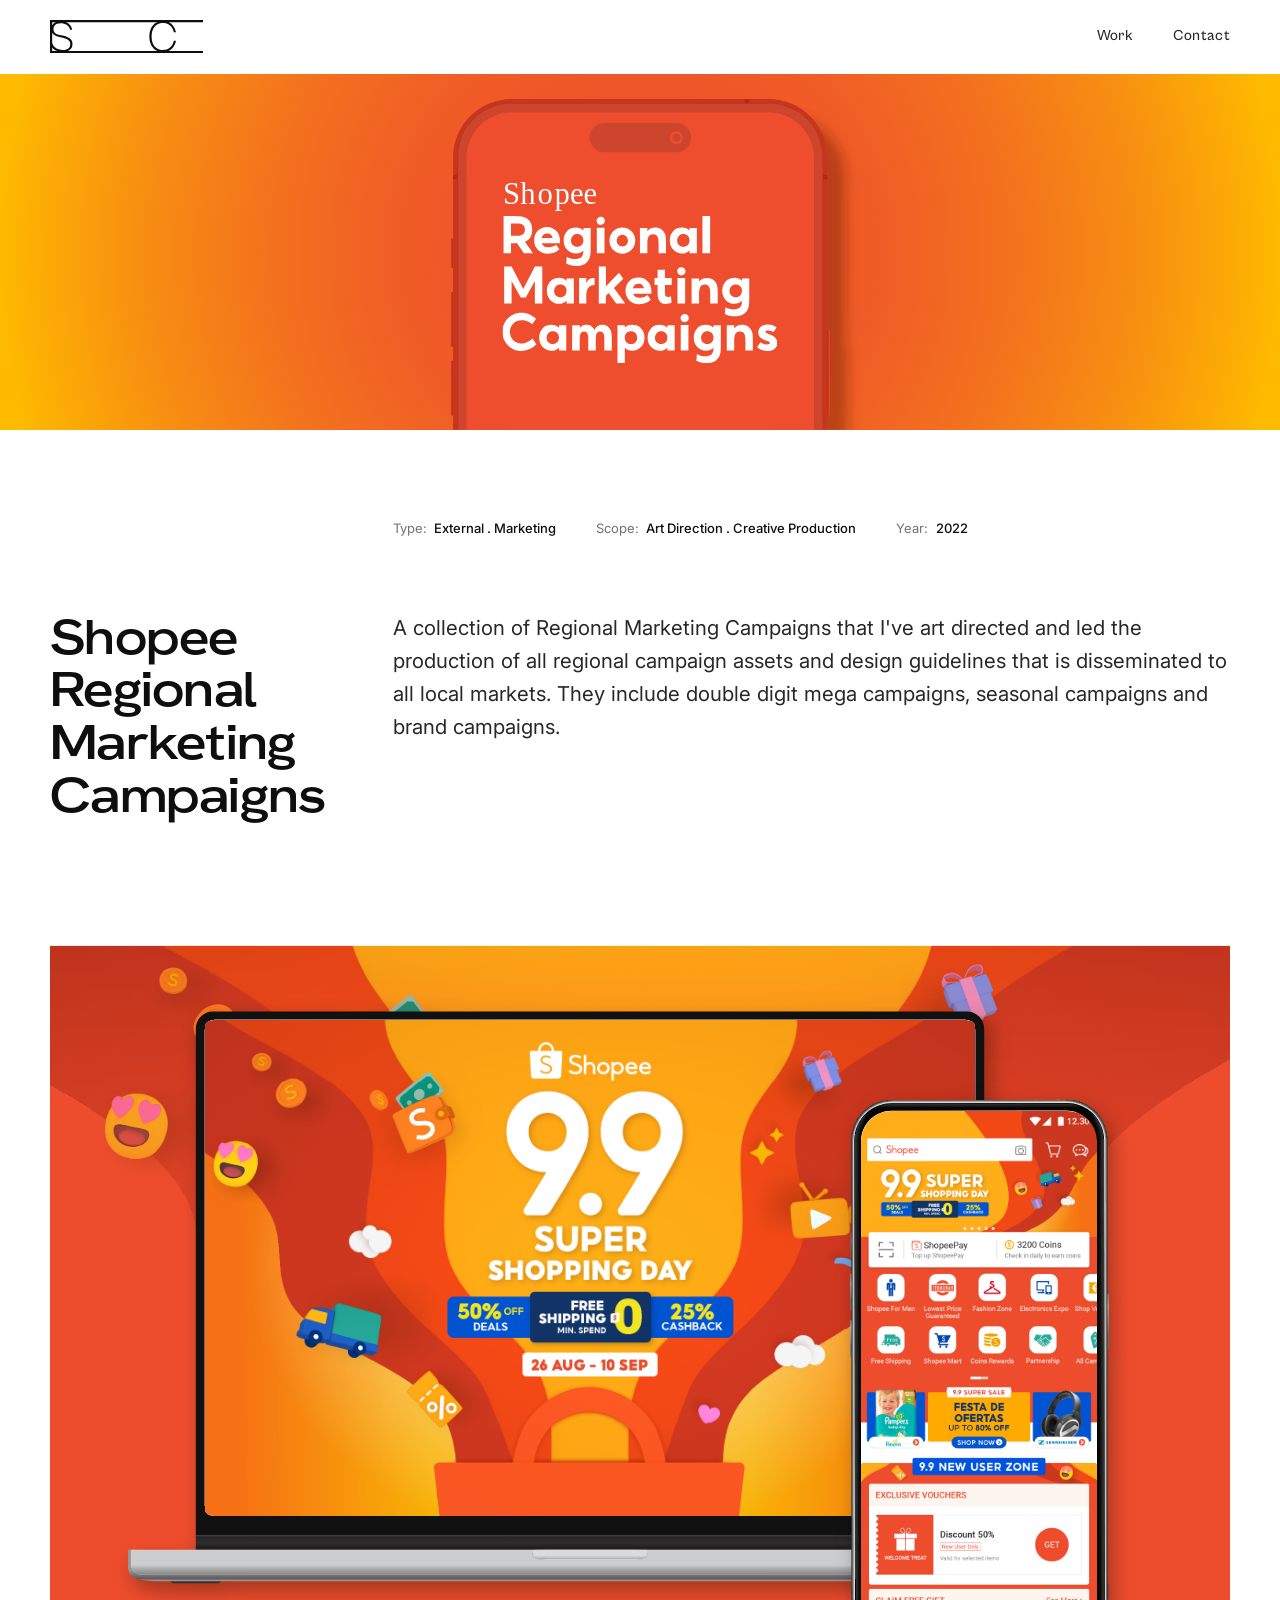
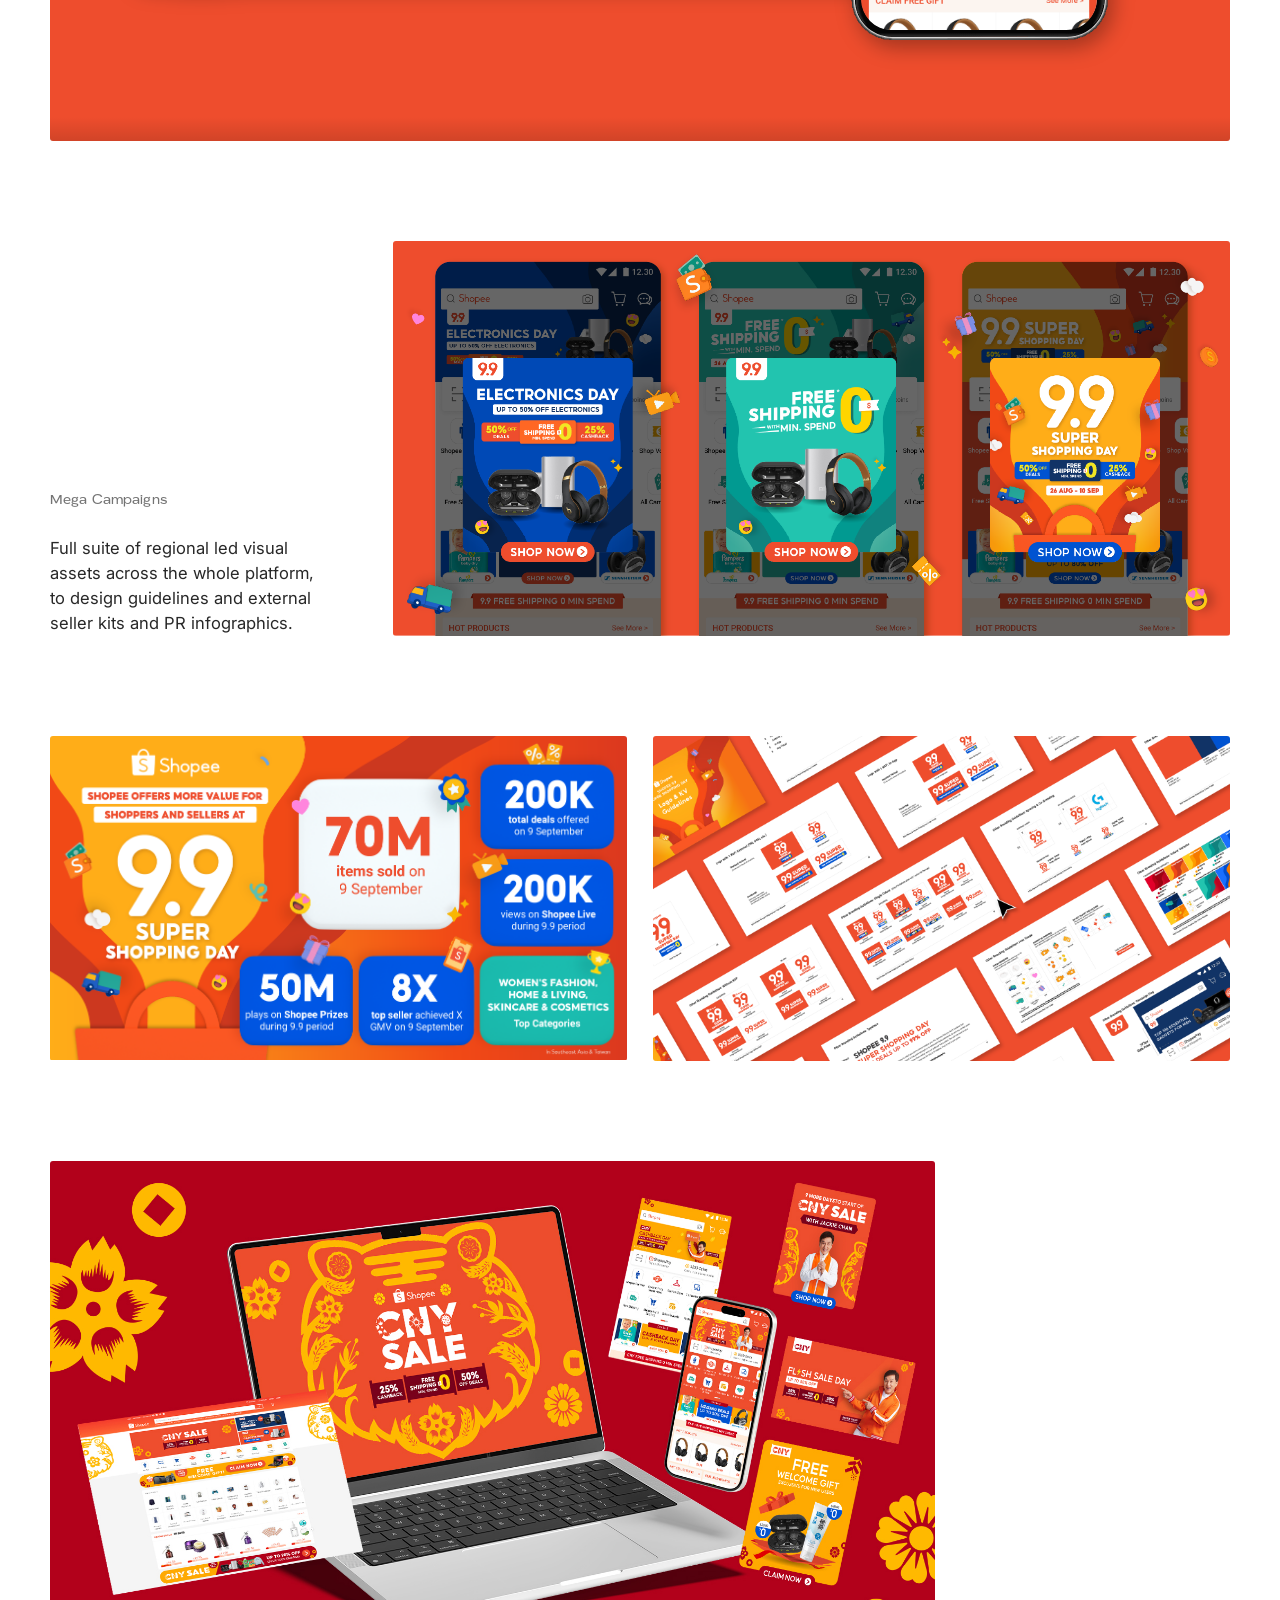
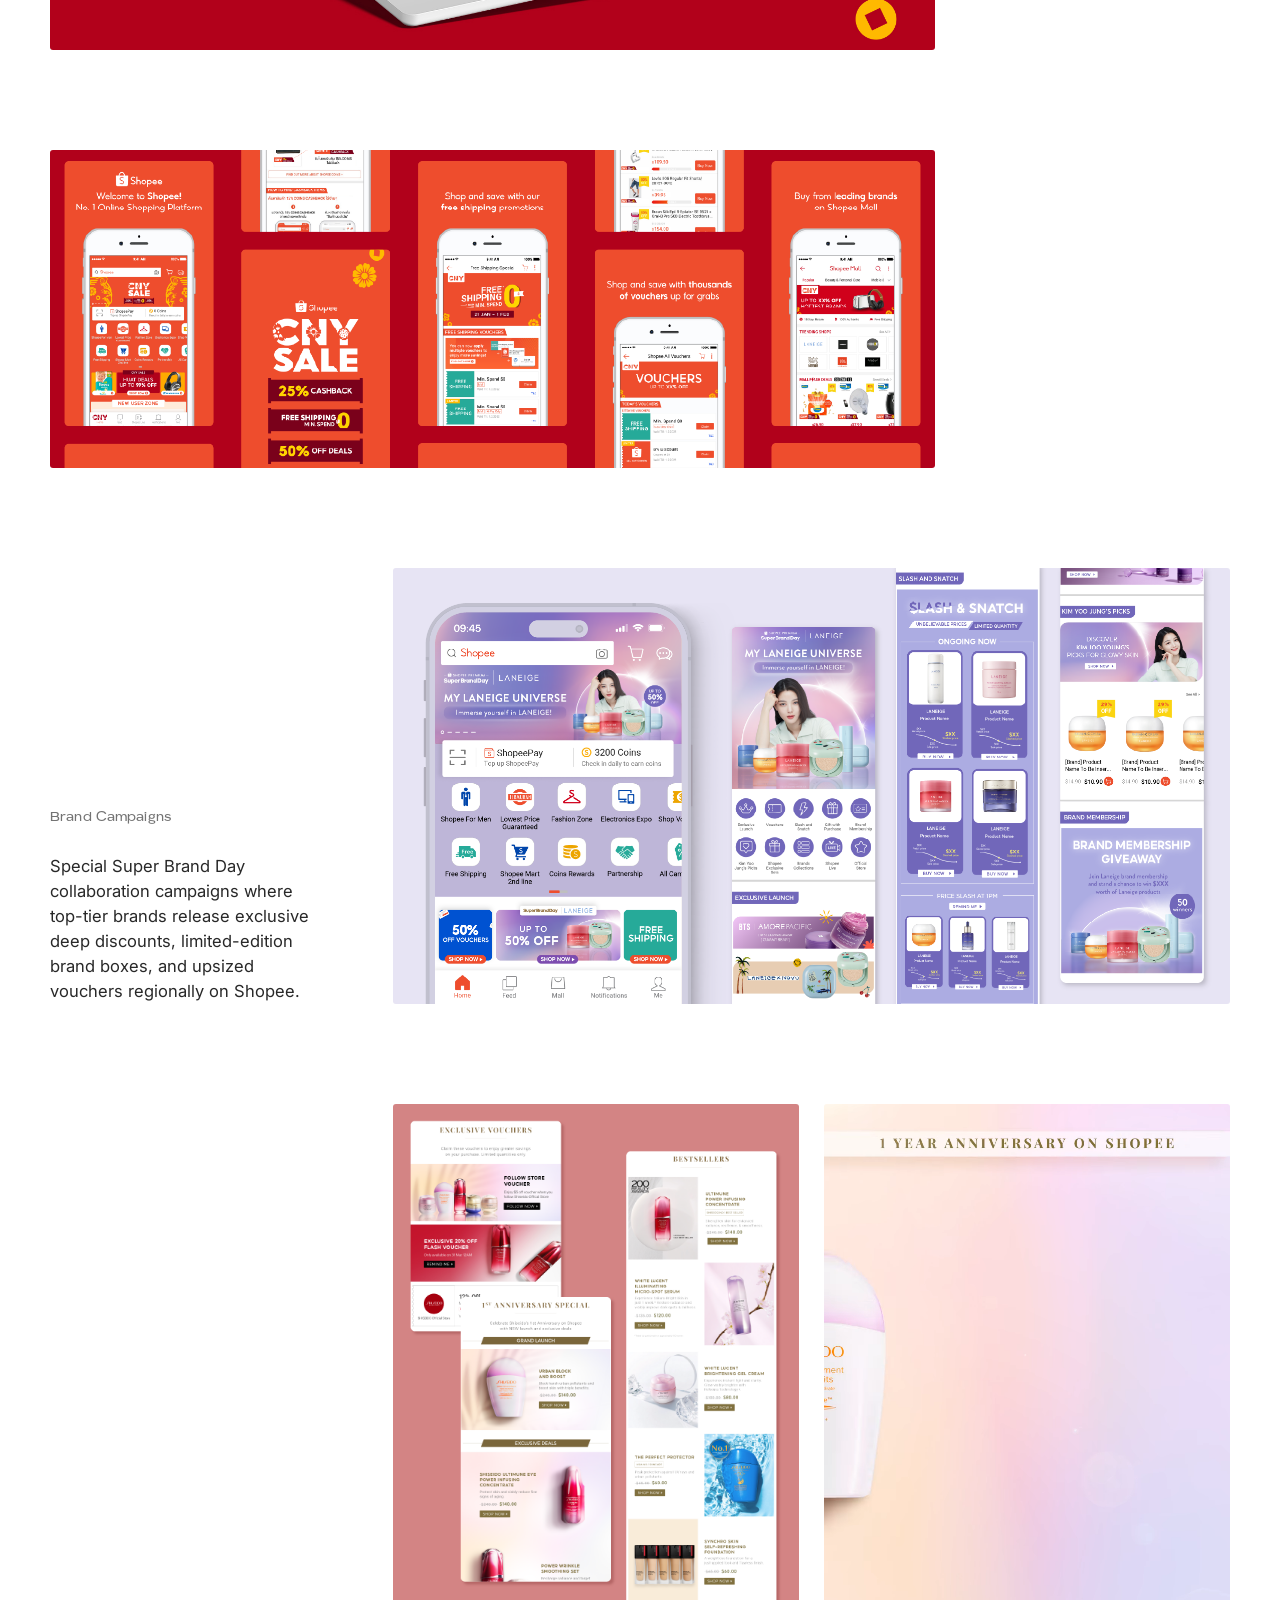
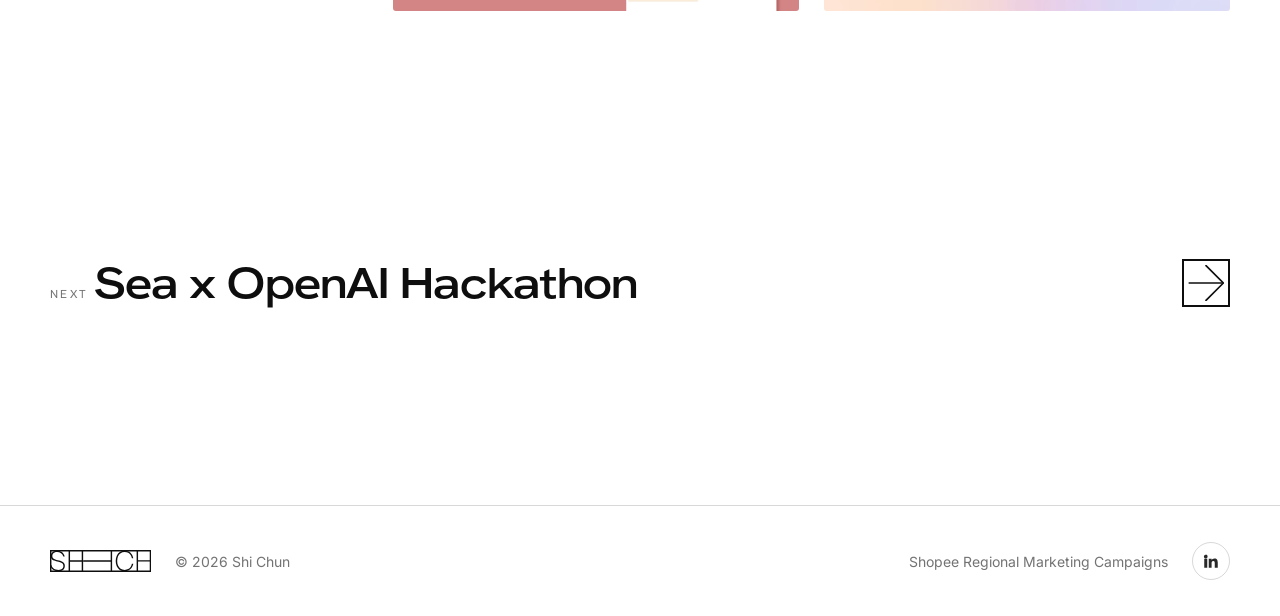
<file: shopee-regional-marketing-campaigns.html>
<!DOCTYPE html>
<html lang="en-GB">
<head>
  <meta charset="UTF-8" />
  <meta name="viewport" content="width=device-width, initial-scale=1.0" />
  <title>Shopee Regional Marketing Campaigns — Case Study</title>
  <meta name="description" content="Shopee Regional Marketing Campaigns — mega sale and seasonal campaign key visuals across Southeast Asia. A case study by Shich." />

  <link rel="icon" href="data:image/svg+xml,%3Csvg xmlns='http://www.w3.org/2000/svg' viewBox='0 0 376 81.75'%3E%3Cg fill='%230E0E0E'%3E%3Cpath d='M31.36 78.87c-4.28 0-8.47-.65-12.57-1.94s-7.72-3.4-10.86-6.31c-3.14-2.92-6.38-10.28-7.93-14.79h5c1.33 4.51 3.43 8.07 6.31 10.69 2.88 2.62 6.11 4.51 9.69 5.65 3.58 1.15 7.03 1.72 10.36 1.72s6.26-.46 9.03-1.38 5.02-2.45 6.76-4.6 2.6-4.95 2.6-8.42c0-3.03-.63-5.52-1.88-7.48s-3.23-3.58-5.93-4.87-6.15-2.42-10.36-3.38l-8.75-1.99c-2.73-.59-5.3-1.37-7.7-2.33s-4.51-2.18-6.31-3.66-3.25-3.3-4.32-5.48-1.61-4.85-1.61-8.03c0-4.28 1.09-7.87 3.27-10.75s5.06-5.04 8.64-6.48 7.4-2.16 11.47-2.16c6.87 0 12.68 1.5 17.45 4.49 4.76 2.99 9.95 10.1 10.82 16.56h-5.01c-1.7-5.39-4.56-9.42-8.58-12.07s-8.99-3.99-14.9-3.99c-3.18 0-6.08.54-8.7 1.61s-4.75 2.64-6.37 4.71-2.44 4.65-2.44 7.75c0 4.36 1.33 7.63 3.99 9.8s6.61 3.86 11.85 5.04l9.42 2.22c2.95.66 5.74 1.5 8.36 2.49s4.89 2.29 6.81 3.88 3.43 3.51 4.54 5.76 1.66 5 1.66 8.25c0 4.28-1.09 7.88-3.27 10.8s-5.04 5.1-8.59 6.54-7.53 2.16-11.96 2.16Z'/%3E%3Cpath d='M277.41 78.87c-7.02 0-13-1.64-17.95-4.93s-8.73-7.79-11.35-13.51-3.93-12.28-3.93-19.66 1.31-13.94 3.93-19.66 6.41-10.23 11.35-13.51 10.93-4.93 17.95-4.93c5.83 0 10.86 1.05 15.07 3.16s7.66 4.98 10.36 8.64 5.47 9.22 6.7 15.79h-5.21c-.96-4.43-2.55-8.33-4.76-11.69s-5.13-6.02-8.75-7.98-8.09-2.94-13.4-2.94c-5.91 0-10.93 1.42-15.07 4.26s-7.27 6.74-9.42 11.69-3.21 10.67-3.21 17.17 1.07 12.13 3.21 17.11 5.28 8.9 9.42 11.74 9.16 4.26 15.07 4.26c5.32 0 9.78-.98 13.4-2.94s6.54-4.63 8.75-8.03 3.8-7.27 4.76-11.63h5.17c-.39 5.22-3.97 12.04-6.67 15.73s-6.15 6.59-10.36 8.7-9.23 3.16-15.07 3.16Z'/%3E%3Cpath d='M5.32 77.99H0V3.77h5.32v74.22Z'/%3E%3Cpath d='M0 5.32V0h376v5.32H0Z'/%3E%3Cpath d='M0 81.75v-5.32h376v5.32H0Z'/%3E%3Cg transform='translate(69.13 3.77)'%3E%3Cpath d='M161.71 74.22h-5.32V0h5.32v74.22Z'/%3E%3Cpath d='M54.06 39.77v-5.32h105v5.32h-105Z'/%3E%3Cpath d='M5.32 74.22H0V0h5.32v74.22Z'/%3E%3Cpath d='M54.06 74.22h-5.32V0h5.32v74.22Z'/%3E%3Cpath d='M2.66 39.77v-5.32h48.74v5.32H2.66Z'/%3E%3Cpath d='M258.12 74.22h-5.32V0h5.32v74.22ZM304.31 38.88h-49.52v-4.76h49.52v4.76ZM306.86 74.22h-5.32V0h5.32v74.22Z'/%3E%3C/g%3E%3C/g%3E%3C/svg%3E" />

  <script>document.documentElement.classList.add("js");</script>

  <style>
    @font-face { font-family: "HK Grotesk Wide"; font-style: normal; font-weight: 400; font-display: swap; src: url("fonts/HKGroteskWide-Regular.otf") format("opentype"); }
    @font-face { font-family: "HK Grotesk Wide"; font-style: normal; font-weight: 500; font-display: swap; src: url("fonts/HKGroteskWide-Medium.otf") format("opentype"); }
    @font-face { font-family: "HK Grotesk Wide"; font-style: normal; font-weight: 600; font-display: swap; src: url("fonts/HKGroteskWide-SemiBold.otf") format("opentype"); }
    @font-face { font-family: "HK Grotesk Wide"; font-style: normal; font-weight: 700; font-display: swap; src: url("fonts/HKGroteskWide-Bold.otf") format("opentype"); }
    @font-face { font-family: "Cabinet Grotesk"; font-style: normal; font-weight: 400; font-display: swap; src: url("fonts/CabinetGrotesk-Regular.woff2") format("woff2"), url("fonts/CabinetGrotesk-Regular.woff") format("woff"); }
    @font-face { font-family: "Cabinet Grotesk"; font-style: normal; font-weight: 500; font-display: swap; src: url("fonts/CabinetGrotesk-Medium.woff2") format("woff2"), url("fonts/CabinetGrotesk-Medium.woff") format("woff"); }
    @font-face { font-family: "Cabinet Grotesk"; font-style: normal; font-weight: 700; font-display: swap; src: url("fonts/CabinetGrotesk-Bold.woff2") format("woff2"), url("fonts/CabinetGrotesk-Bold.woff") format("woff"); }
    @font-face { font-family: "Inter"; font-style: normal; font-weight: 100 900; font-display: swap; src: url("fonts/Inter-Variable.ttf") format("truetype"); }
    @font-face { font-family: "Inter"; font-style: italic; font-weight: 100 900; font-display: swap; src: url("fonts/Inter-Italic-Variable.ttf") format("truetype"); }

    :root {
      --bg:      #FFFFFF;
      --ink:     #0E0E0E;
      --ink-2:   #282828;
      --muted:   rgba(14,14,14,.58);
      --line:    rgba(14,14,14,.16);
      --black:   #000;
      --spring:  cubic-bezier(0.22, 1, 0.36, 1);
      --font-display: "Cabinet Grotesk", system-ui, sans-serif;
      --font-wide:    "Cabinet Grotesk", system-ui, sans-serif;
      --font-body:    "Inter", system-ui, -apple-system, "Segoe UI", sans-serif;
      --font-hk:      "HK Grotesk Wide", "Cabinet Grotesk", system-ui, sans-serif;
      --pad: clamp(20px, 4vw, 50px);
      --content-max: 1670px;
    }

    * { box-sizing: border-box; }
    html { scroll-behavior: smooth; -webkit-text-size-adjust: 100%; }
    body { margin: 0; background: var(--bg); color: var(--ink); font-family: var(--font-body); font-size: 18px; line-height: 1.5; -webkit-font-smoothing: antialiased; text-rendering: optimizeLegibility; }
    ::selection { background: rgba(14,14,14,.14); }
    a { color: inherit; text-decoration: none; }
    img { max-width: 100%; display: block; }
    :focus-visible { outline: 2px solid var(--ink); outline-offset: 3px; border-radius: 2px; }
    .shell { width: 100%; max-width: calc(var(--content-max) + var(--pad) * 2); margin-inline: auto; padding-inline: var(--pad); }
    .skip-link { position: absolute; left: 12px; top: -60px; z-index: 100; background: var(--ink); color: var(--bg); padding: 10px 16px; border-radius: 6px; transition: top .2s var(--spring); }
    .skip-link:focus { top: 12px; }

    header { position: sticky; top: 0; z-index: 40; background: color-mix(in srgb, var(--bg) 86%, transparent); backdrop-filter: blur(10px); -webkit-backdrop-filter: blur(10px); border-bottom: 1px solid transparent; transition: border-color .3s var(--spring); }
    header.scrolled { border-bottom-color: var(--line); }
    .nav { display: flex; align-items: center; justify-content: space-between; padding-block: 20px; }
    .nav-links { display: flex; align-items: center; gap: clamp(20px, 4vw, 40px); }
    .nav-links a { font-family: var(--font-wide); font-size: 15px; font-weight: 500; letter-spacing: 0.02em; color: var(--ink-2); transition: color .2s var(--spring); position: relative; }
    .nav-links a::after { content: ""; position: absolute; left: 0; right: 100%; bottom: -3px; height: 1.5px; background: var(--ink); transition: right .3s var(--spring); }
    .nav-links a:hover { color: var(--ink); }
    .nav-links a:hover::after { right: 0; }
    .logo-link { display: inline-flex; color: var(--ink); }
    .logo-link svg { height: clamp(26px, 2.6vw, 34px); width: auto; display: block; overflow: hidden; }
    .logo-piece { transform: translateY(82px); transition: transform .55s var(--spring); }
    .logo-link:hover .logo-piece, .logo-link:focus-visible .logo-piece { transform: translateY(0); }

    section { padding-block: clamp(3rem, 7vw, 104px); }
    .sec-tight { padding-block: clamp(3rem, 7vw, 50px); }
    #intro { padding-bottom: clamp(3rem, 7vw, 50px); }
    @media (max-width: 720px) {
      .sec-tight { padding-block: 1.5rem; }
      #intro { padding-bottom: 1.5rem; }
    }
    html.js .reveal { opacity: 0; transform: translateY(30px); }
    html.js .reveal.in { opacity: 1; transform: none; transition: opacity 1.1s var(--spring), transform 1.2s var(--spring); }
    html.js .hero-cs.reveal.in { transition: opacity .5s var(--spring), transform .5s var(--spring); }

    .arrow-sq { position: relative; flex: none; display: grid; place-items: center; overflow: hidden; width: 48px; height: 48px; border: 2px solid var(--ink); border-radius: 0; color: var(--ink); transition: background .3s var(--spring), color .3s var(--spring), border-color .3s var(--spring); }
    .arrow-sq svg { grid-area: 1 / 1; width: 100%; height: 100%; padding: 4px; }
    .arrow-sq .arrow-lead { animation: arrowBobX 3s ease-in-out infinite; }
    .arrow-sq .arrow-trail { transform: translateX(-118%); opacity: 0; }
    .arrow-link:hover .arrow-sq, .stat-link:hover .arrow-sq { background: var(--ink); color: var(--bg); border-color: var(--ink); }
    .arrow-link:hover .arrow-lead, .stat-link:hover .arrow-lead { animation: arrowLeaveFull .5s var(--spring) forwards; }
    .arrow-link:hover .arrow-trail, .stat-link:hover .arrow-trail { animation: arrowEnterFull .5s var(--spring) forwards; }
    @keyframes arrowBobX { 0%,100% { transform: translateX(0); } 50% { transform: translateX(3px); } }
    @keyframes arrowLeaveFull { to { transform: translateX(118%); opacity: 0; } }
    @keyframes arrowEnterFull { 55% { opacity: 1; } to { transform: translateX(0); opacity: 1; } }

    footer { border-top: 1px solid var(--line); }
    .foot { display: flex; align-items: center; gap: 1.5rem; padding-block: 2.25rem; flex-wrap: wrap; }
    .foot .logo-foot { color: var(--ink); }
    .foot .logo-foot svg { height: 22px; width: auto; display: block; }
    .foot p { margin: 0; color: var(--muted); font-size: 14px; }
    .foot .spacer { flex: 1; }
    .foot .social { width: 38px; height: 38px; border: 1px solid var(--line); border-radius: 999px; display: grid; place-items: center; color: var(--ink-2); transition: background .25s var(--spring), color .25s var(--spring), border-color .25s var(--spring); }
    .foot .social:hover { background: var(--ink); color: var(--bg); border-color: var(--ink); }

    /* ─── Hero ──────────────────────────────────────────────────────── */
    .hero-cs { position: relative; overflow: hidden; padding: 0; width: 100%; height: calc(100vw * 600 / 2160); max-height: 600px; }
    .hero-bg { position: absolute; inset: 0; width: 100%; height: 100%; object-fit: cover; z-index: 0; }

    .hero-phone { position: absolute; left: 50%; bottom: 0; transform: translate(-50%, 100%); width: 37%; max-width: 800px; height: auto; z-index: 3; }
    .hero-phone.anim { animation: phoneSlideUp 0.5s cubic-bezier(0.22, 1, 0.36, 1) forwards; }
    @keyframes phoneSlideUp { to { transform: translate(-50%, 55.74%); } }

    .hero-logo { position: absolute; left: 50%; top: 55%; transform: translate(-50%, -50%) scale(0); width: 21.5%; max-width: 465px; height: auto; z-index: 4; opacity: 0; }
    .hero-logo.anim { animation: logoPop 0.45s cubic-bezier(0.22, 1, 0.36, 1) 0.5s forwards; }
    @keyframes logoPop {
      0%   { transform: translate(-50%, -50%) scale(0); opacity: 0; }
      70%  { transform: translate(-50%, -50%) scale(1.08); opacity: 1; }
      100% { transform: translate(-50%, -50%) scale(1); opacity: 1; }
    }

    .hero-bubble { position: absolute; height: auto; z-index: 2; opacity: 0; transform: translateY(30px); }
    .hero-bubble.anim { animation-fill-mode: both; animation-timing-function: ease-in-out; animation-iteration-count: infinite; }

    @keyframes bubbleFloat1 {
      0%   { transform: translateY(30px); opacity: 0; }
      12%  { transform: translateY(0); opacity: 1; }
      45%  { transform: translateY(0); opacity: 1; }
      60%  { transform: translateY(-25px); opacity: 0; }
      100% { transform: translateY(-25px); opacity: 0; }
    }
    @keyframes bubbleFloat2 {
      0%   { transform: translateY(35px); opacity: 0; }
      14%  { transform: translateY(0); opacity: 1; }
      48%  { transform: translateY(0); opacity: 1; }
      64%  { transform: translateY(-28px); opacity: 0; }
      100% { transform: translateY(-28px); opacity: 0; }
    }
    @keyframes bubbleFloat3 {
      0%   { transform: translateY(25px); opacity: 0; }
      10%  { transform: translateY(0); opacity: 1; }
      42%  { transform: translateY(0); opacity: 1; }
      56%  { transform: translateY(-22px); opacity: 0; }
      100% { transform: translateY(-22px); opacity: 0; }
    }

    .bubble-1212  { left: 19%; top: 8%;  width: 11.3%; animation-name: bubbleFloat1; animation-duration: 4.8s; animation-delay: 1.1s; }
    .bubble-cart  { left: 8%;  top: 17%; width: 8.1%;  animation-name: bubbleFloat2; animation-duration: 5.4s; animation-delay: 1.6s; }
    .bubble-voucher { left: 3%; top: 50%; width: 8.6%; animation-name: bubbleFloat3; animation-duration: 5.0s; animation-delay: 2.0s; }
    .bubble-1111  { left: 20%; top: 58%; width: 13%;   animation-name: bubbleFloat1; animation-duration: 5.2s; animation-delay: 1.3s; }
    .bubble-99    { left: 59%; top: 23%; width: 11.3%; z-index: 5; animation-name: bubbleFloat2; animation-duration: 4.6s; animation-delay: 1.0s; }
    .bubble-truck { right: 16%; top: 11%; width: 8.9%; animation-name: bubbleFloat3; animation-duration: 5.6s; animation-delay: 1.8s; }
    .bubble-coin  { right: 5%;  top: 36%; width: 7.7%; animation-name: bubbleFloat1; animation-duration: 4.4s; animation-delay: 1.5s; }
    .bubble-1010  { right: 20%; top: 63%; width: 12.5%; animation-name: bubbleFloat2; animation-duration: 5.0s; animation-delay: 1.4s; }

    @media (max-width: 640px) {
      .hero-phone { width: 42%; transform: translate(-50%, 100%); }
      .hero-phone.anim { animation-name: phoneSlideUpMobile; }
      @keyframes phoneSlideUpMobile { to { transform: translate(-50%, calc(55.74% + 20px)); } }
      .hero-logo  { width: 24%; top: calc(42% + 20px); }
      .bubble-1212  { left: 18%; top: 5%;  width: 14.4%; }
      .bubble-cart  { left: 5%;  top: 15%; width: 10.8%; }
      .bubble-voucher { left: 0%; top: 48%; width: 10.8%; }
      .bubble-1111  { left: 14%; top: 46%; width: 14%; }
      .bubble-99    { left: 62%; top: 6%;  width: 14.4%; }
      .bubble-truck { right: 8%; top: 10%; width: 10.8%; }
      .bubble-coin  { right: 1%; top: 38%; width: 9.6%; }
      .bubble-1010  { right: 11%; top: 58%; width: 15.6%; }
    }

    @media (prefers-reduced-motion: reduce) {
      * { animation-duration: .001ms !important; animation-iteration-count: 1 !important; transition-duration: .001ms !important; scroll-behavior: auto !important; }
      html.js .reveal { opacity: 1; transform: none; }
      .arrow-trail { display: none; }
    }

    /* ─── Two-column intro ─────────────────────────────────────────────── */
    .intro { display: grid; grid-template-columns: 1fr 3fr; grid-template-rows: auto auto; column-gap: clamp(2rem, 5vw, 5rem); row-gap: clamp(2.5rem, 6vw, 4.5rem); align-items: start; }
    @media (max-width: 860px) { .intro { grid-template-columns: 1fr; grid-template-rows: auto auto auto; gap: 1.75rem; } }
    .intro .meta-inline { grid-column: 2; grid-row: 1; display: flex; flex-wrap: wrap; gap: 0.5rem 2.5rem; margin: 0; }
    @media (max-width: 860px) { .intro .meta-inline { grid-column: 1; grid-row: auto; } }
    .intro .meta-inline > div { display: flex; gap: 0.4em; align-items: baseline; }
    .intro .meta-inline dt { margin: 0; font-family: var(--font-body); font-weight: 400; font-size: 13px; color: var(--muted); white-space: nowrap; }
    .intro .meta-inline dd { margin: 0; font-family: var(--font-body); font-weight: 500; font-size: 13px; color: var(--ink); }
    .intro h1 { grid-column: 1; grid-row: 2; font-family: var(--font-hk); font-stretch: 125%; font-weight: 500; font-size: clamp(1.9rem, 3.8vw, 3.4rem); line-height: 1.08; letter-spacing: -0.015em; margin: 0; }
    @media (max-width: 860px) { .intro h1 { grid-column: 1; grid-row: auto; } }
    .intro .body { grid-column: 2; grid-row: 2; }
    @media (max-width: 860px) { .intro .body { grid-column: 1; grid-row: auto; } }
    .intro .body p { margin: 0 0 1.2rem; font-size: clamp(1.1rem, 1.6vw, 1.4rem); line-height: 1.62; color: var(--ink-2); max-width: 100%; }
    .intro .body p:last-child { margin-bottom: 0; }

    /* ─── Devices mockup ───────────────────────────────────────────────── */
    .devices-99 { max-height: 1060px; background: url('assets/campaigns/CampaignMockupBG.png') center / cover no-repeat; position: relative; overflow: hidden; border-radius: 3px; }
    .devices-wrap { position: relative; display: flex; align-items: flex-end; justify-content: center; padding: 5% 5% 140px; transform: translateX(-50px); }
    .device-laptop { position: relative; width: 87%; flex-shrink: 0; margin-top: 0; filter: drop-shadow(6px 10px 10px rgba(0,0,0,0.3)); }
    .device-laptop .device-frame,
    .device-phone .device-frame { width: 100%; height: auto; display: block; position: relative; z-index: 2; }
    .laptop-screen { position: absolute; left: 8.31%; top: 6.41%; width: 83.38%; height: 79.79%; overflow: hidden; z-index: 3; border-radius: 1.2%; background: #fff; }
    .laptop-carousel { display: flex; width: 200%; height: 100%; animation: laptopSlide 6s ease-in-out infinite; }
    .laptop-carousel img { width: 50%; height: 100%; object-fit: cover; object-position: top; flex-shrink: 0; }
    @keyframes laptopSlide {
      0%, 30%  { transform: translateX(0); }
      40%, 80% { transform: translateX(-50%); }
      90%, 100% { transform: translateX(0); }
    }
    .device-phone { position: absolute; right: 6%; bottom: calc(5% + 60px); width: 22%; z-index: 5; filter: drop-shadow(5px 8px 10px rgba(0,0,0,0.3)); }
    .phone-screen { position: absolute; left: 4.27%; top: 1.94%; width: 91.03%; height: 96.11%; overflow: hidden; z-index: 3; border-radius: 13% / 6%; background: #fff; }
    .phone-scroll-img { width: 100%; height: auto; display: block; animation: phoneAutoScroll 10s ease-in-out infinite; }
    @keyframes phoneAutoScroll {
      0%, 8%   { transform: translateY(0); }
      55%, 65% { transform: translateY(-64%); }
      80%, 100% { transform: translateY(0); }
    }
    .devices-shadow { position: absolute; bottom: 0; left: 0; right: 0; height: 24px; background: linear-gradient(to top, rgba(0,0,0,0.12), transparent); z-index: 6; }
    @media (max-width: 640px) {
      .devices-wrap { padding: 5% 4% 80px; transform: translateX(-40px); }
      .device-laptop { width: 85%; }
      .device-phone { width: 24%; }
    }

    /* ─── Skins showcase ───────────────────────────────────────────────── */
    .proj-row { display: grid; grid-template-columns: 1fr 3fr; gap: clamp(2rem, 5vw, 5rem); align-items: end; }
    @media (max-width: 860px) { .proj-row { grid-template-columns: 1fr; gap: 1.75rem; } }
    .proj-row .proj-showcase { width: 100%; margin: 0; }
    .proj-copy { text-align: left; }
    .proj-copy .copy-kicker { font-family: var(--font-hk); font-stretch: 125%; font-weight: 400; font-size: 13px; letter-spacing: 0.01em; color: var(--muted); margin: 0 0 1.7rem; }
    .proj-copy p { margin: 0; font-family: var(--font-body); font-size: clamp(1rem, 1.3vw, 1.2rem); line-height: 1.5; color: var(--ink-2); }
    .proj-showcase .media { display: block; border-radius: 3px; overflow: hidden; }
    .proj-showcase .media img { width: 100%; height: auto; display: block; }

    .duo-row { display: grid; grid-template-columns: 1fr 1fr; gap: clamp(1rem, 2vw, 1.75rem); }
    .duo-row .media { border-radius: 3px; overflow: hidden; }
    .duo-row .media img { width: 100%; height: auto; display: block; }
    @media (max-width: 720px) { .duo-row { grid-template-columns: 1fr; gap: .6rem; } }

    .proj-showcase { width: 75%; margin-right: auto; }
    .proj-showcase.full { width: 100%; margin: 0; }
    .proj-showcase.right { margin-right: 0; margin-left: auto; }
    @media (max-width: 720px) { .proj-showcase, .proj-showcase.right { width: 100%; } }
    .media video { width: 100%; height: auto; display: block; }

    /* ─── Next project ─────────────────────────────────────────────────── */
    .more { border-top: 1px solid var(--line); }
    .more .more-row { display: flex; align-items: center; justify-content: space-between; gap: 2rem; padding-block: 100px; }
    .more .more-t { font-family: var(--font-hk); font-stretch: 125%; font-weight: 500; font-size: clamp(1.6rem, 3.4vw, 2.8rem); letter-spacing: -0.02em; }
    .more .more-k { font-family: var(--font-wide); font-weight: 500; font-size: 12px; letter-spacing: 0.2em; text-transform: uppercase; color: var(--muted); margin-bottom: 0.6rem; }
  </style>
</head>

<body>
  <a href="#intro" class="skip-link">Skip to content</a>

  <header id="siteHeader">
    <div class="shell nav">
      <a href="index.html" class="logo-link" aria-label="Shich — home">
        <svg viewBox="0 0 376 81.75" role="img" aria-hidden="true">
          <g fill="currentColor">
            <path d="M31.36,78.87c-4.28,0-8.47-.65-12.57-1.94s-7.72-3.4-10.86-6.31c-3.14-2.92-6.38-10.28-7.93-14.79h5c1.33,4.51,3.43,8.07,6.31,10.69,2.88,2.62,6.11,4.51,9.69,5.65,3.58,1.15,7.03,1.72,10.36,1.72s6.26-.46,9.03-1.38c2.77-.92,5.02-2.45,6.76-4.6,1.73-2.14,2.6-4.95,2.6-8.42,0-3.03-.63-5.52-1.88-7.48-1.26-1.96-3.23-3.58-5.93-4.87-2.7-1.29-6.15-2.42-10.36-3.38l-8.75-1.99c-2.73-.59-5.3-1.37-7.7-2.33-2.4-.96-4.51-2.18-6.31-3.66-1.81-1.48-3.25-3.3-4.32-5.48-1.07-2.18-1.61-4.85-1.61-8.03,0-4.28,1.09-7.87,3.27-10.75,2.18-2.88,5.06-5.04,8.64-6.48,3.58-1.44,7.4-2.16,11.47-2.16,6.87,0,12.68,1.5,17.45,4.49,4.76,2.99,9.95,10.1,10.82,16.56h-5.01c-1.7-5.39-4.56-9.42-8.58-12.07-4.03-2.66-8.99-3.99-14.9-3.99-3.18,0-6.08.54-8.7,1.61-2.62,1.07-4.75,2.64-6.37,4.71-1.63,2.07-2.44,4.65-2.44,7.75,0,4.36,1.33,7.63,3.99,9.8,2.66,2.18,6.61,3.86,11.85,5.04l9.42,2.22c2.95.66,5.74,1.5,8.36,2.49,2.62,1,4.89,2.29,6.81,3.88,1.92,1.59,3.43,3.51,4.54,5.76,1.11,2.25,1.66,5,1.66,8.25,0,4.28-1.09,7.88-3.27,10.8-2.18,2.92-5.04,5.1-8.59,6.54s-7.53,2.16-11.96,2.16Z"></path>
            <path d="M277.41,78.87c-7.02,0-13-1.64-17.95-4.93-4.95-3.29-8.73-7.79-11.35-13.51-2.62-5.72-3.93-12.28-3.93-19.66s1.31-13.94,3.93-19.66c2.62-5.72,6.41-10.23,11.35-13.51,4.95-3.29,10.93-4.93,17.95-4.93,5.83,0,10.86,1.05,15.07,3.16s7.66,4.98,10.36,8.64c2.7,3.66,5.47,9.22,6.7,15.79h-5.21c-.96-4.43-2.55-8.33-4.76-11.69-2.22-3.36-5.13-6.02-8.75-7.98-3.62-1.96-8.09-2.94-13.4-2.94-5.91,0-10.93,1.42-15.07,4.26-4.14,2.84-7.27,6.74-9.42,11.69-2.14,4.95-3.21,10.67-3.21,17.17s1.07,12.13,3.21,17.11c2.14,4.98,5.28,8.9,9.42,11.74,4.13,2.84,9.16,4.26,15.07,4.26,5.32,0,9.78-.98,13.4-2.94,3.62-1.96,6.54-4.63,8.75-8.03,2.22-3.4,3.8-7.27,4.76-11.63h5.17c-.39,5.22-3.97,12.04-6.67,15.73-2.7,3.69-6.15,6.59-10.36,8.7s-9.23,3.16-15.07,3.16Z"></path>
            <path d="M5.32,77.99H0V3.77h5.32v74.22Z"></path>
            <path d="M0,5.32V0s376,0,376,0v5.32S0,5.32,0,5.32Z"></path>
            <path d="M0,81.75v-5.32s376,0,376,0v5.32S0,81.75,0,81.75Z"></path>
          </g>
          <g class="logo-piece" fill="currentColor">
            <g transform="translate(69.13,3.77)">
              <path d="M161.71,74.22h-5.32V0h5.32v74.22Z"></path>
              <path d="M54.06,39.77v-5.32s105,0,105,0v5.32s-105,0-105,0Z"></path>
              <path d="M5.32,74.22H0V0h5.32v74.22Z"></path>
              <path d="M54.06,74.22h-5.32V0h5.32v74.22Z"></path>
              <path d="M2.66,39.77v-5.32s48.74,0,48.74,0v5.32s-48.74,0-48.74,0Z"></path>
              <path d="M258.12,74.22h-5.32V0h5.32v74.22ZM304.31,38.88h-49.52v-4.76h49.52v4.76ZM306.86,74.22h-5.32V0h5.32v74.22Z"></path>
            </g>
          </g>
        </svg>
      </a>
      <nav class="nav-links" aria-label="Primary">
        <a href="index.html#work">Work</a>
        <a href="index.html#contact">Contact</a>
      </nav>
    </div>
  </header>

  <main>
    <!-- ─── Hero ──────────────────────────────────────────────────────── -->
    <section class="hero-cs reveal" aria-label="Shopee Regional Marketing Campaigns key visual">
      <img class="hero-bg" src="assets/campaigns/ShopeeRegMktCampaignsBG.svg" alt="" />
      <img class="hero-phone" src="assets/campaigns/ShopeeRegMktCampaignsPhone.svg" alt="" />
      <img class="hero-logo"  src="assets/campaigns/ShopeeRegMktCampaignsLogo.svg" alt="Shopee Regional Marketing Campaigns" />

      <img class="hero-bubble bubble-1212"   src="assets/campaigns/Bubble/Bubble 1212.svg" alt="" />
      <img class="hero-bubble bubble-cart"    src="assets/campaigns/Bubble/Bubble cart.svg" alt="" />
      <img class="hero-bubble bubble-voucher" src="assets/campaigns/Bubble/Bubble voucher.svg" alt="" />
      <img class="hero-bubble bubble-1111"   src="assets/campaigns/Bubble/Bubble 1111.svg" alt="" />
      <img class="hero-bubble bubble-99"     src="assets/campaigns/Bubble/Bubble 99.svg" alt="" />
      <img class="hero-bubble bubble-truck"  src="assets/campaigns/Bubble/Bubble truck.svg" alt="" />
      <img class="hero-bubble bubble-coin"   src="assets/campaigns/Bubble/Bubble Coin.svg" alt="" />
      <img class="hero-bubble bubble-1010"   src="assets/campaigns/Bubble/Bubble 1010.svg" alt="" />
    </section>

    <!-- ─── Two-column intro ───────────────────────────────────────────── -->
    <section id="intro" class="shell">
      <div class="intro reveal">
        <h1>Shopee Regional Marketing Campaigns</h1>
        <dl class="meta-inline">
          <div><dt>Type:</dt><dd>External . Marketing</dd></div>
          <div><dt>Scope:</dt><dd>Art Direction . Creative Production</dd></div>
          <div><dt>Year:</dt><dd>2022</dd></div>
        </dl>
        <div class="body">
          <p>A collection of Regional Marketing Campaigns that I've art directed and led the production of all regional campaign assets and design guidelines that is disseminated to all local markets. They include double digit mega campaigns, seasonal campaigns and brand campaigns.</p>
        </div>
      </div>
    </section>

    <!-- ─── Device mockup ──────────────────────────────────────────────── -->
    <section class="shell sec-tight">
      <div class="devices-99 reveal">
        <div class="devices-wrap">
          <div class="device-laptop">
            <img class="device-frame" src="assets/campaigns/CampaignLaptop.svg" alt="" />
            <div class="laptop-screen">
              <div class="laptop-carousel">
                <img src="assets/campaigns/Campaigns99 PC 1.png" alt="Campaign 9.9 desktop view" />
                <img src="assets/campaigns/Campaigns99 PC 2.jpg" alt="Campaign 9.9 desktop view" />
              </div>
            </div>
          </div>
          <div class="device-phone">
            <img class="device-frame" src="assets/campaigns/CampaignPhone.svg" alt="" />
            <div class="phone-screen">
              <img class="phone-scroll-img" src="assets/campaigns/Campaigns99 App.png" alt="Campaign 9.9 app view" />
            </div>
          </div>
        </div>
        <div class="devices-shadow"></div>
      </div>
    </section>

    <!-- ─── Skins showcase ──────────────────────────────────────────────── -->
    <section class="shell sec-tight">
      <div class="proj-row reveal">
        <div class="proj-copy">
          <h2 class="copy-kicker">Mega Campaigns</h2>
          <p>Full suite of regional led visual assets across the whole platform, to design guidelines and external seller kits and PR infographics.</p>
        </div>
        <div class="proj-showcase">
          <div class="media"><img src="assets/campaigns/Campaigns 99 Skins.png" alt="Campaign 9.9 app skins — Electronics Day, Free Shipping, Super Shopping Day" loading="lazy" /></div>
        </div>
      </div>
    </section>

    <!-- ─── Info & Guide showcase ─────────────────────────────────────── -->
    <section class="shell sec-tight">
      <div class="duo-row reveal">
        <div class="media"><img src="assets/campaigns/Campaigns 99 Info.png" alt="Campaign 9.9 infographic" loading="lazy" /></div>
        <div class="media"><img src="assets/campaigns/Campaigns 99 Guide.png" alt="Campaign 9.9 design guidelines" loading="lazy" /></div>
      </div>
    </section>

    <!-- ─── CNY Mockup ─────────────────────────────────────────────────── -->
    <section class="shell sec-tight">
      <div class="proj-showcase reveal">
        <div class="media"><img src="assets/campaigns/Campaigns CNY Mockup.jpg" alt="Campaign CNY mockup" loading="lazy" /></div>
      </div>
    </section>

    <!-- ─── CNY Screenshots ────────────────────────────────────────────── -->
    <section class="shell sec-tight">
      <div class="proj-showcase reveal">
        <div class="media"><img src="assets/campaigns/Campaigns CNY SS.png" alt="Campaign CNY screenshots" loading="lazy" /></div>
      </div>
    </section>

    <!-- ─── Laneige ────────────────────────────────────────────────────── -->
    <section class="shell sec-tight">
      <div class="proj-row reveal">
        <div class="proj-copy">
          <h2 class="copy-kicker">Brand Campaigns</h2>
          <p>Special Super Brand Day collaboration campaigns where top-tier brands release exclusive deep discounts, limited-edition brand boxes, and upsized vouchers regionally on Shopee.</p>
        </div>
        <div class="proj-showcase">
          <div class="media"><img src="assets/campaigns/Campaigns Laneige.png" alt="Campaign Laneige" loading="lazy" /></div>
        </div>
      </div>
    </section>

    <!-- ─── Shiseido ──────────────────────────────────────────────────── -->
    <section class="shell sec-tight">
      <div class="proj-row reveal">
        <div></div>
        <div class="duo-row">
          <div class="media"><img src="assets/campaigns/Campaigns Shiseido.png" alt="Campaign Shiseido" loading="lazy" /></div>
          <div class="media"><video src="assets/campaigns/Campaigns Shiseido SM.webm" autoplay loop muted playsinline></video></div>
        </div>
      </div>
    </section>

    <!-- ─── Next project ───────────────────────────────────────────────── -->
    <section class="more shell" style="border-top: none;">
      <a href="sea-openai-hackathon.html" class="more-row stat-link reveal">
        <span>
          <span class="more-k">Next</span>
          <span class="more-t">Sea x OpenAI Hackathon</span>
        </span>
        <span class="arrow-sq" aria-hidden="true">
          <svg class="arrow-lead" viewBox="0 0 52 52" fill="none"><line x1=".9" y1="26" x2="51.1" y2="26" stroke="currentColor" stroke-width="2.4" stroke-miterlimit="10"/><polyline points="26 51.1 51.1 26 26 .9" fill="none" stroke="currentColor" stroke-width="2.4" stroke-linecap="round" stroke-linejoin="round"/></svg>
          <svg class="arrow-trail" viewBox="0 0 52 52" fill="none"><line x1=".9" y1="26" x2="51.1" y2="26" stroke="currentColor" stroke-width="2.4" stroke-miterlimit="10"/><polyline points="26 51.1 51.1 26 26 .9" fill="none" stroke="currentColor" stroke-width="2.4" stroke-linecap="round" stroke-linejoin="round"/></svg>
        </span>
      </a>
    </section>

  </main>

  <footer>
    <div class="shell foot">
      <span class="logo-foot" aria-hidden="true">
        <svg viewBox="0 0 376 81.75">
          <g fill="currentColor">
            <path d="M31.36,78.87c-4.28,0-8.47-.65-12.57-1.94s-7.72-3.4-10.86-6.31c-3.14-2.92-6.38-10.28-7.93-14.79h5c1.33,4.51,3.43,8.07,6.31,10.69,2.88,2.62,6.11,4.51,9.69,5.65,3.58,1.15,7.03,1.72,10.36,1.72s6.26-.46,9.03-1.38c2.77-.92,5.02-2.45,6.76-4.6,1.73-2.14,2.6-4.95,2.6-8.42,0-3.03-.63-5.52-1.88-7.48-1.26-1.96-3.23-3.58-5.93-4.87-2.7-1.29-6.15-2.42-10.36-3.38l-8.75-1.99c-2.73-.59-5.3-1.37-7.7-2.33-2.4-.96-4.51-2.18-6.31-3.66-1.81-1.48-3.25-3.3-4.32-5.48-1.07-2.18-1.61-4.85-1.61-8.03,0-4.28,1.09-7.87,3.27-10.75,2.18-2.88,5.06-5.04,8.64-6.48,3.58-1.44,7.4-2.16,11.47-2.16,6.87,0,12.68,1.5,17.45,4.49,4.76,2.99,9.95,10.1,10.82,16.56h-5.01c-1.7-5.39-4.56-9.42-8.58-12.07-4.03-2.66-8.99-3.99-14.9-3.99-3.18,0-6.08.54-8.7,1.61-2.62,1.07-4.75,2.64-6.37,4.71-1.63,2.07-2.44,4.65-2.44,7.75,0,4.36,1.33,7.63,3.99,9.8,2.66,2.18,6.61,3.86,11.85,5.04l9.42,2.22c2.95.66,5.74,1.5,8.36,2.49,2.62,1,4.89,2.29,6.81,3.88,1.92,1.59,3.43,3.51,4.54,5.76,1.11,2.25,1.66,5,1.66,8.25,0,4.28-1.09,7.88-3.27,10.8-2.18,2.92-5.04,5.1-8.59,6.54s-7.53,2.16-11.96,2.16Z"></path>
            <path d="M277.41,78.87c-7.02,0-13-1.64-17.95-4.93-4.95-3.29-8.73-7.79-11.35-13.51-2.62-5.72-3.93-12.28-3.93-19.66s1.31-13.94,3.93-19.66c2.62-5.72,6.41-10.23,11.35-13.51,4.95-3.29,10.93-4.93,17.95-4.93,5.83,0,10.86,1.05,15.07,3.16s7.66,4.98,10.36,8.64c2.7,3.66,5.47,9.22,6.7,15.79h-5.21c-.96-4.43-2.55-8.33-4.76-11.69-2.22-3.36-5.13-6.02-8.75-7.98-3.62-1.96-8.09-2.94-13.4-2.94-5.91,0-10.93,1.42-15.07,4.26-4.14,2.84-7.27,6.74-9.42,11.69-2.14,4.95-3.21,10.67-3.21,17.17s1.07,12.13,3.21,17.11c2.14,4.98,5.28,8.9,9.42,11.74,4.13,2.84,9.16,4.26,15.07,4.26,5.32,0,9.78-.98,13.4-2.94,3.62-1.96,6.54-4.63,8.75-8.03,2.22-3.4,3.8-7.27,4.76-11.63h5.17c-.39,5.22-3.97,12.04-6.67,15.73-2.7,3.69-6.15,6.59-10.36,8.7s-9.23,3.16-15.07,3.16Z"></path>
            <path d="M5.32,77.99H0V3.77h5.32v74.22Z"></path>
            <path d="M0,5.32V0s376,0,376,0v5.32S0,5.32,0,5.32Z"></path>
            <path d="M0,81.75v-5.32s376,0,376,0v5.32S0,81.75,0,81.75Z"></path>
            <g transform="translate(69.13,3.77)">
              <path d="M161.71,74.22h-5.32V0h5.32v74.22Z"></path>
              <path d="M54.06,39.77v-5.32s105,0,105,0v5.32s-105,0-105,0Z"></path>
              <path d="M5.32,74.22H0V0h5.32v74.22Z"></path>
              <path d="M54.06,74.22h-5.32V0h5.32v74.22Z"></path>
              <path d="M2.66,39.77v-5.32s48.74,0,48.74,0v5.32s-48.74,0-48.74,0Z"></path>
              <path d="M258.12,74.22h-5.32V0h5.32v74.22ZM304.31,38.88h-49.52v-4.76h49.52v4.76ZM306.86,74.22h-5.32V0h5.32v74.22Z"></path>
            </g>
          </g>
        </svg>
      </span>
      <p>&copy; 2026 Shi Chun</p>
      <span class="spacer"></span>
      <p>Shopee Regional Marketing Campaigns</p>
      <a class="social" href="https://www.linkedin.com/in/shich/" aria-label="LinkedIn">
        <svg width="18" height="18" viewBox="0 0 24 24" fill="currentColor"><path d="M4.98 3.5A2.5 2.5 0 1 1 5 8.5a2.5 2.5 0 0 1-.02-5zM3 9h4v12H3zM9 9h3.8v1.7h.05c.53-1 1.83-2.05 3.77-2.05C20.4 8.65 21 11.3 21 14.4V21h-4v-5.9c0-1.4-.02-3.2-1.95-3.2-1.96 0-2.26 1.53-2.26 3.1V21H9z"/></svg>
      </a>
    </div>
  </footer>

  <script>
    (function () {
      "use strict";
      var reveals = document.querySelectorAll(".reveal");
      if ("IntersectionObserver" in window) {
        var io = new IntersectionObserver(function (entries) {
          var entering = entries.filter(function (e) { return e.isIntersecting; });
          entering.sort(function (a, b) { return a.boundingClientRect.top - b.boundingClientRect.top; });
          var headerLeads = entering.length && entering[0].target.classList.contains("hero-cs");
          var introIdx = -1;
          if (headerLeads) {
            entering.forEach(function (e, idx) { if (e.target.classList.contains("intro")) introIdx = idx; });
          }
          entering.forEach(function (e, i) {
            var delay;
            if (!headerLeads) { delay = i * 100; }
            else if (i === 0) { delay = 0; }
            else if (e.target.classList.contains("intro")) { delay = 700; }
            else if (introIdx !== -1 && i > introIdx) { delay = 700 + (i - introIdx) * 100; }
            else { delay = 700 + i * 100; }
            e.target.style.transitionDelay = Math.min(delay, 2500) + "ms";
            e.target.classList.add("in");
            io.unobserve(e.target);

            if (e.target.classList.contains("hero-cs")) { startHeroSequence(); }
          });
        }, { threshold: 0.12, rootMargin: "0px 0px -8% 0px" });
        reveals.forEach(function (el) { io.observe(el); });
      } else {
        reveals.forEach(function (el) { el.classList.add("in"); });
        startHeroSequence();
      }

      function startHeroSequence() {
        var phone = document.querySelector(".hero-phone");
        var logo = document.querySelector(".hero-logo");
        var bubbles = document.querySelectorAll(".hero-bubble");
        if (phone) phone.classList.add("anim");
        if (logo) logo.classList.add("anim");
        bubbles.forEach(function (b) { b.classList.add("anim"); });
      }

      var header = document.getElementById("siteHeader");
      var onScroll = function () { header.classList.toggle("scrolled", window.scrollY > 8); };
      onScroll(); window.addEventListener("scroll", onScroll, { passive: true });
    })();
  </script>
</body>
</html>
</file>
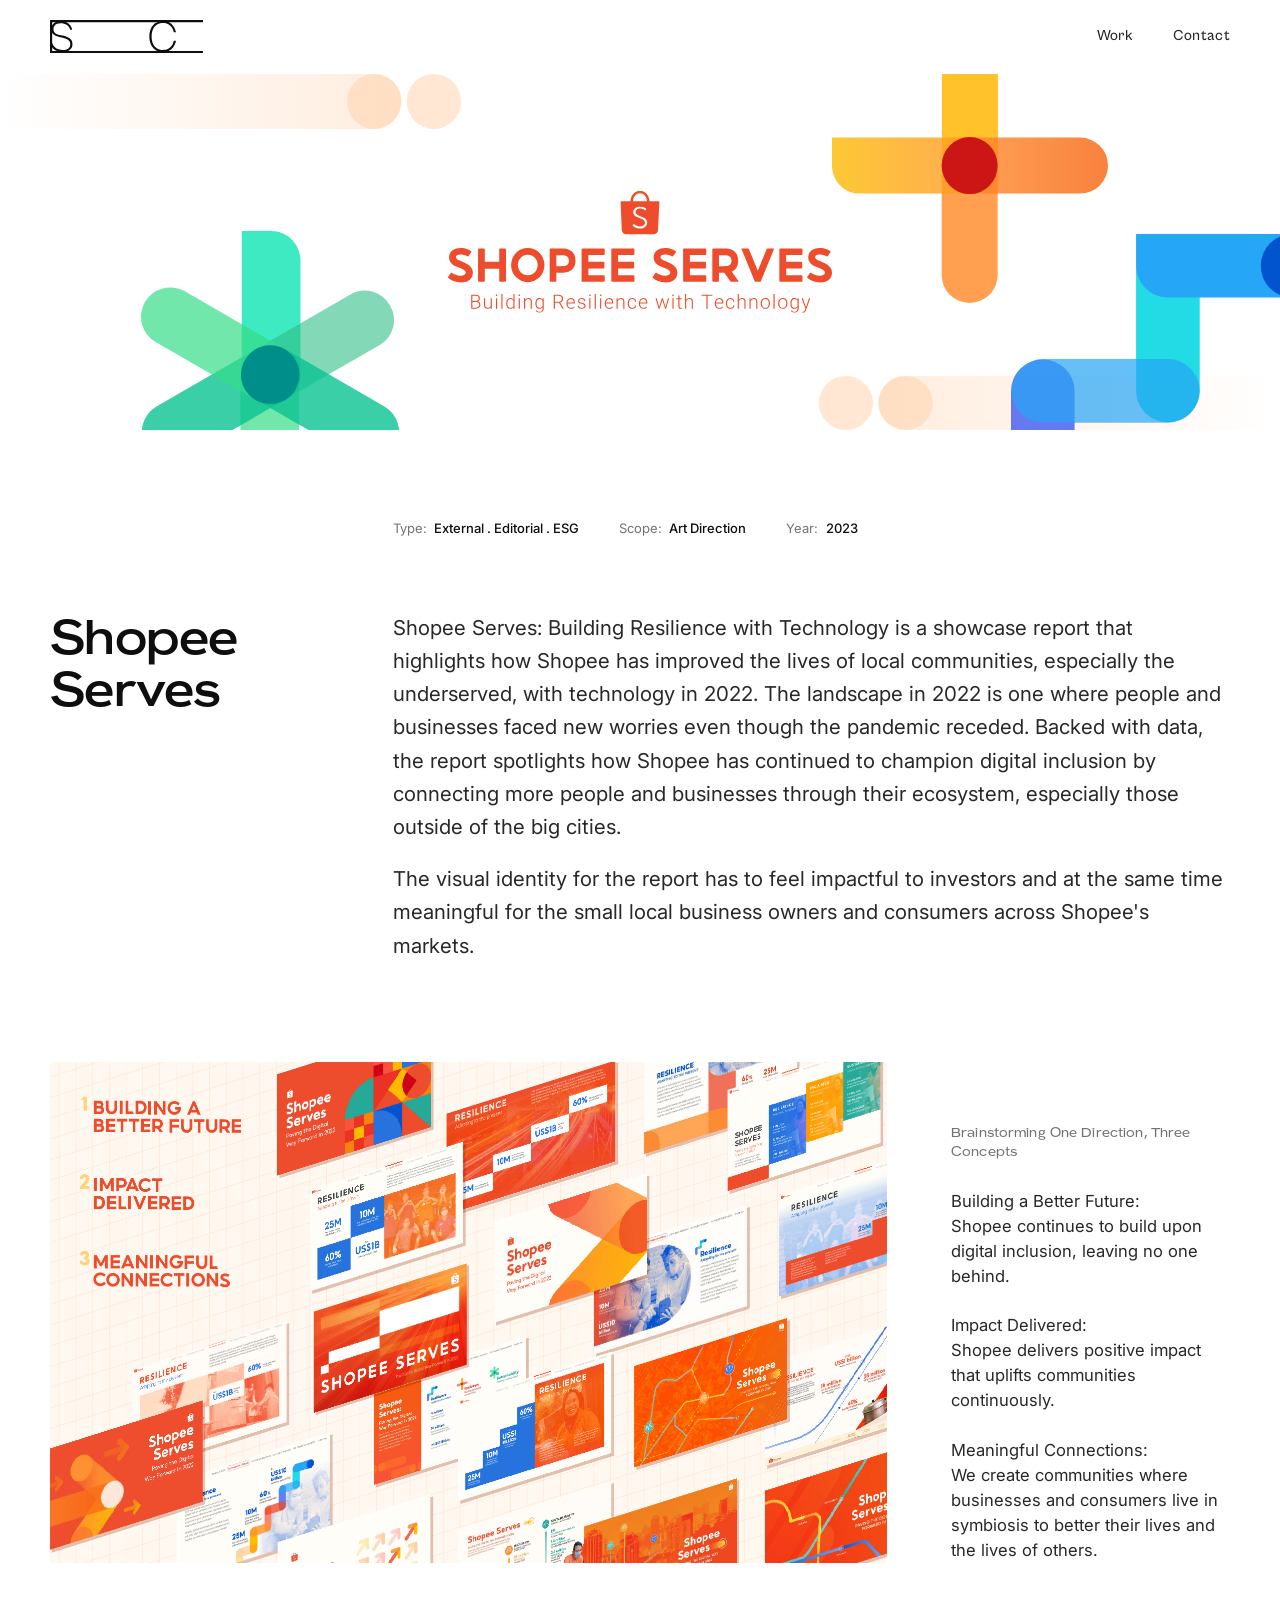
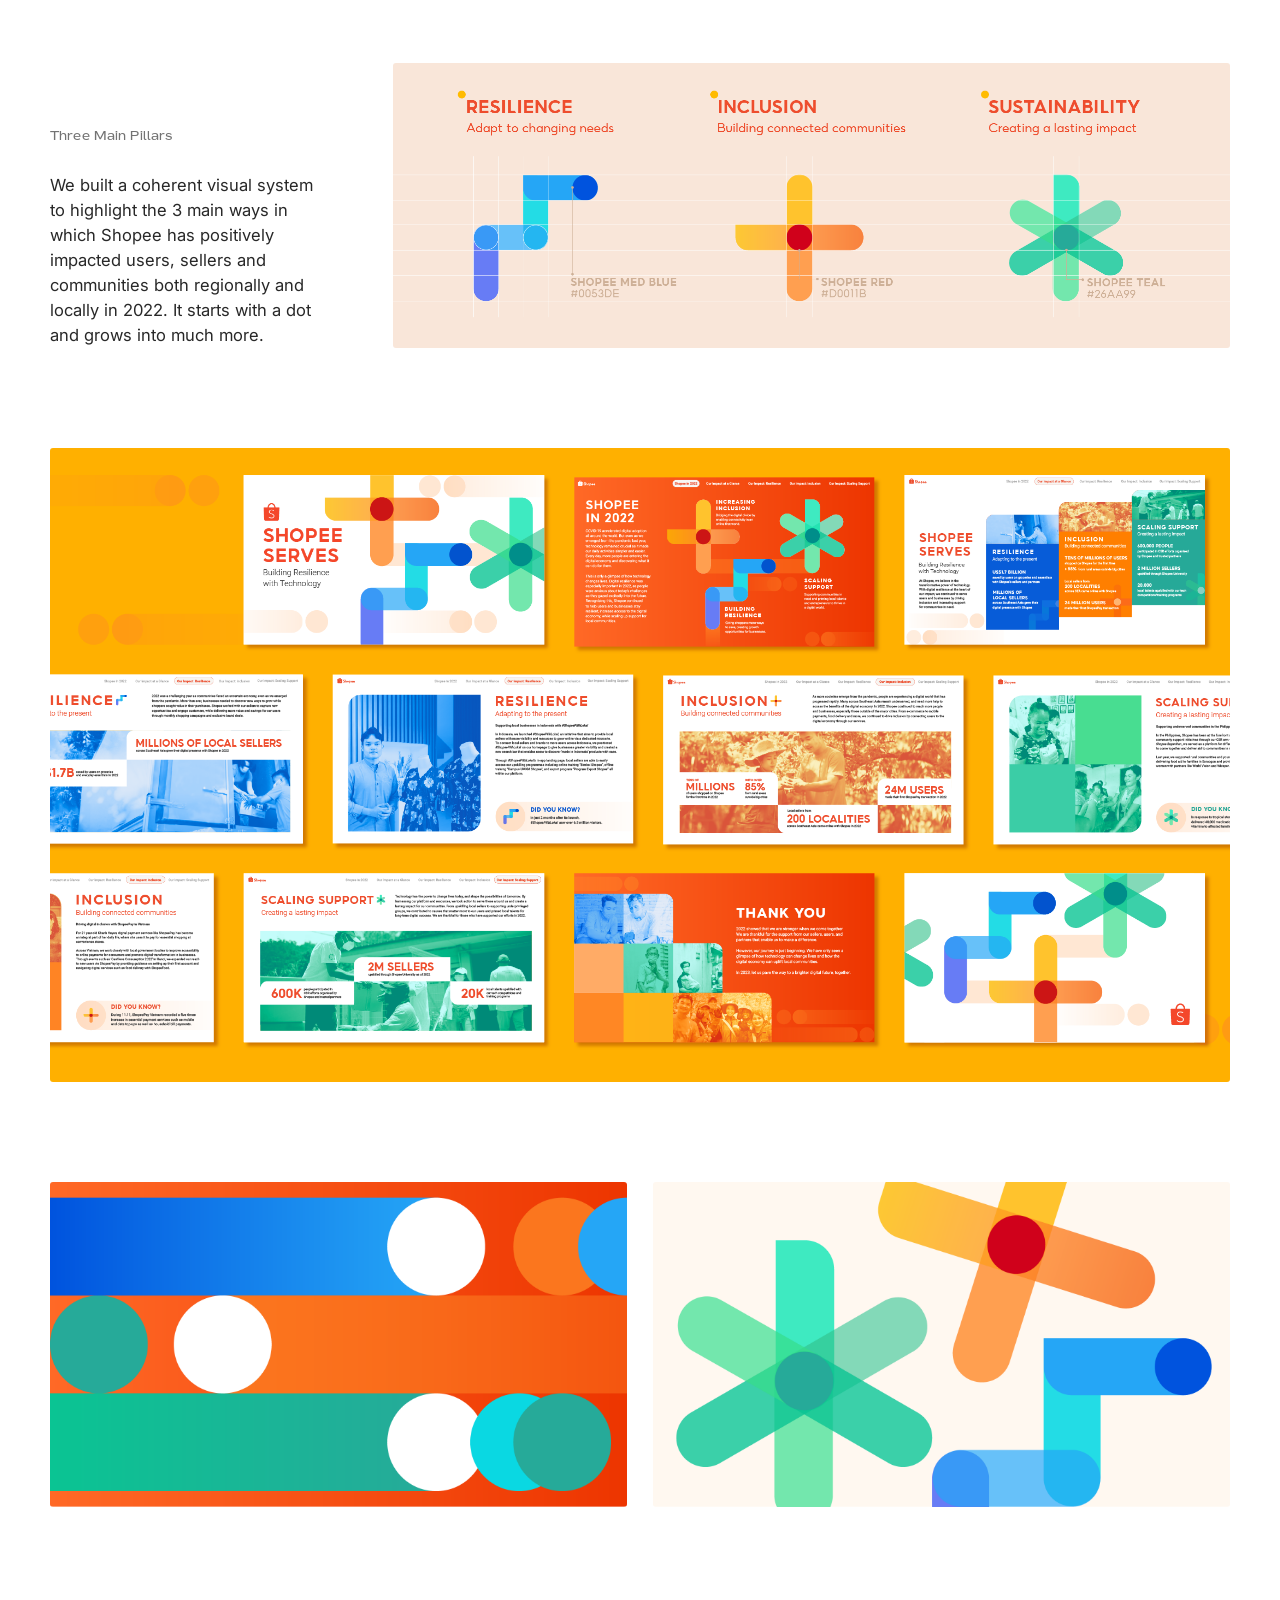
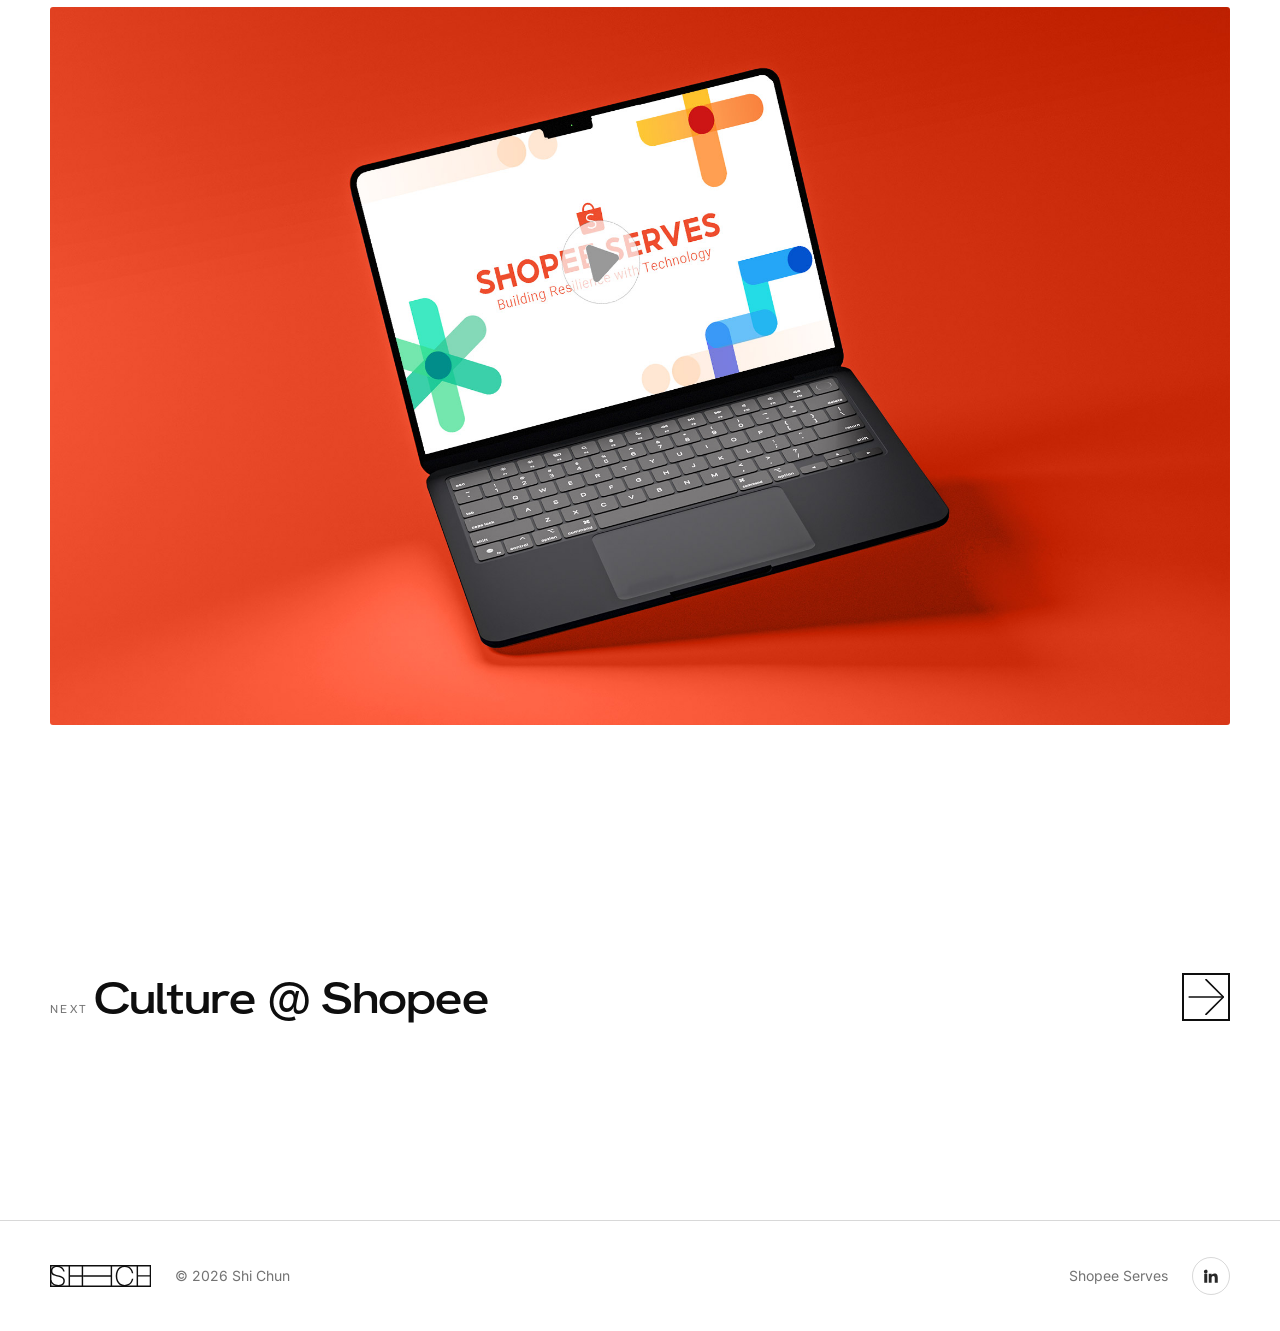
<file: shopee-serves.html>
<!DOCTYPE html>
<html lang="en-GB">
<head>
  <meta charset="UTF-8" />
  <meta name="viewport" content="width=device-width, initial-scale=1.0" />
  <title>Shopee Serves — Case Study</title>
  <meta name="description" content="Shopee Serves — Building Resilience with Technology. An identity system of interlocking pills, spinning marks and rolling accent balls for Shopee's community and CSR arm. A case study by Shich." />

  <link rel="icon" href="data:image/svg+xml,%3Csvg xmlns='http://www.w3.org/2000/svg' viewBox='0 0 376 81.75'%3E%3Cg fill='%230E0E0E'%3E%3Cpath d='M31.36 78.87c-4.28 0-8.47-.65-12.57-1.94s-7.72-3.4-10.86-6.31c-3.14-2.92-6.38-10.28-7.93-14.79h5c1.33 4.51 3.43 8.07 6.31 10.69 2.88 2.62 6.11 4.51 9.69 5.65 3.58 1.15 7.03 1.72 10.36 1.72s6.26-.46 9.03-1.38 5.02-2.45 6.76-4.6 2.6-4.95 2.6-8.42c0-3.03-.63-5.52-1.88-7.48s-3.23-3.58-5.93-4.87-6.15-2.42-10.36-3.38l-8.75-1.99c-2.73-.59-5.3-1.37-7.7-2.33s-4.51-2.18-6.31-3.66-3.25-3.3-4.32-5.48-1.61-4.85-1.61-8.03c0-4.28 1.09-7.87 3.27-10.75s5.06-5.04 8.64-6.48 7.4-2.16 11.47-2.16c6.87 0 12.68 1.5 17.45 4.49 4.76 2.99 9.95 10.1 10.82 16.56h-5.01c-1.7-5.39-4.56-9.42-8.58-12.07s-8.99-3.99-14.9-3.99c-3.18 0-6.08.54-8.7 1.61s-4.75 2.64-6.37 4.71-2.44 4.65-2.44 7.75c0 4.36 1.33 7.63 3.99 9.8s6.61 3.86 11.85 5.04l9.42 2.22c2.95.66 5.74 1.5 8.36 2.49s4.89 2.29 6.81 3.88 3.43 3.51 4.54 5.76 1.66 5 1.66 8.25c0 4.28-1.09 7.88-3.27 10.8s-5.04 5.1-8.59 6.54-7.53 2.16-11.96 2.16Z'/%3E%3Cpath d='M277.41 78.87c-7.02 0-13-1.64-17.95-4.93s-8.73-7.79-11.35-13.51-3.93-12.28-3.93-19.66 1.31-13.94 3.93-19.66 6.41-10.23 11.35-13.51 10.93-4.93 17.95-4.93c5.83 0 10.86 1.05 15.07 3.16s7.66 4.98 10.36 8.64 5.47 9.22 6.7 15.79h-5.21c-.96-4.43-2.55-8.33-4.76-11.69s-5.13-6.02-8.75-7.98-8.09-2.94-13.4-2.94c-5.91 0-10.93 1.42-15.07 4.26s-7.27 6.74-9.42 11.69-3.21 10.67-3.21 17.17 1.07 12.13 3.21 17.11 5.28 8.9 9.42 11.74 9.16 4.26 15.07 4.26c5.32 0 9.78-.98 13.4-2.94s6.54-4.63 8.75-8.03 3.8-7.27 4.76-11.63h5.17c-.39 5.22-3.97 12.04-6.67 15.73s-6.15 6.59-10.36 8.7-9.23 3.16-15.07 3.16Z'/%3E%3Cpath d='M5.32 77.99H0V3.77h5.32v74.22Z'/%3E%3Cpath d='M0 5.32V0h376v5.32H0Z'/%3E%3Cpath d='M0 81.75v-5.32h376v5.32H0Z'/%3E%3Cg transform='translate(69.13 3.77)'%3E%3Cpath d='M161.71 74.22h-5.32V0h5.32v74.22Z'/%3E%3Cpath d='M54.06 39.77v-5.32h105v5.32h-105Z'/%3E%3Cpath d='M5.32 74.22H0V0h5.32v74.22Z'/%3E%3Cpath d='M54.06 74.22h-5.32V0h5.32v74.22Z'/%3E%3Cpath d='M2.66 39.77v-5.32h48.74v5.32H2.66Z'/%3E%3Cpath d='M258.12 74.22h-5.32V0h5.32v74.22ZM304.31 38.88h-49.52v-4.76h49.52v4.76ZM306.86 74.22h-5.32V0h5.32v74.22Z'/%3E%3C/g%3E%3C/g%3E%3C/svg%3E" />

  <!-- All fonts self-hosted from /fonts — no external CDN, works offline & on GitHub Pages -->

  <script>document.documentElement.classList.add("js");</script>

  <style>
    /* ─── Self-hosted fonts (portfolio/fonts) — no CDN, offline + GitHub-Pages safe ── */
    @font-face { font-family: "HK Grotesk Wide"; font-style: normal; font-weight: 400; font-display: swap; src: url("fonts/HKGroteskWide-Regular.otf") format("opentype"); }
    @font-face { font-family: "HK Grotesk Wide"; font-style: normal; font-weight: 500; font-display: swap; src: url("fonts/HKGroteskWide-Medium.otf") format("opentype"); }
    @font-face { font-family: "HK Grotesk Wide"; font-style: normal; font-weight: 600; font-display: swap; src: url("fonts/HKGroteskWide-SemiBold.otf") format("opentype"); }
    @font-face { font-family: "HK Grotesk Wide"; font-style: normal; font-weight: 700; font-display: swap; src: url("fonts/HKGroteskWide-Bold.otf") format("opentype"); }
    @font-face { font-family: "Cabinet Grotesk"; font-style: normal; font-weight: 400; font-display: swap; src: url("fonts/CabinetGrotesk-Regular.woff2") format("woff2"), url("fonts/CabinetGrotesk-Regular.woff") format("woff"); }
    @font-face { font-family: "Cabinet Grotesk"; font-style: normal; font-weight: 500; font-display: swap; src: url("fonts/CabinetGrotesk-Medium.woff2") format("woff2"), url("fonts/CabinetGrotesk-Medium.woff") format("woff"); }
    @font-face { font-family: "Cabinet Grotesk"; font-style: normal; font-weight: 700; font-display: swap; src: url("fonts/CabinetGrotesk-Bold.woff2") format("woff2"), url("fonts/CabinetGrotesk-Bold.woff") format("woff"); }
    @font-face { font-family: "Inter"; font-style: normal; font-weight: 100 900; font-display: swap; src: url("fonts/Inter-Variable.ttf") format("truetype"); }
    @font-face { font-family: "Inter"; font-style: italic; font-weight: 100 900; font-display: swap; src: url("fonts/Inter-Italic-Variable.ttf") format("truetype"); }

    :root {
      --bg:      #FFFFFF;
      --ink:     #0E0E0E;
      --ink-2:   #282828;
      --muted:   rgba(14,14,14,.58);
      --line:    rgba(14,14,14,.16);
      --black:   #000;
      --spring:  cubic-bezier(0.22, 1, 0.36, 1);
      --font-display: "Cabinet Grotesk", system-ui, sans-serif;
      --font-wide:    "Cabinet Grotesk", system-ui, sans-serif;
      --font-body:    "Inter", system-ui, -apple-system, "Segoe UI", sans-serif;
      --font-hk:      "HK Grotesk Wide", "Cabinet Grotesk", system-ui, sans-serif;
      --pad: clamp(20px, 4vw, 50px);
      --content-max: 1670px;
    }

    * { box-sizing: border-box; }
    html { scroll-behavior: smooth; -webkit-text-size-adjust: 100%; }
    body { margin: 0; background: var(--bg); color: var(--ink); font-family: var(--font-body); font-size: 18px; line-height: 1.5; -webkit-font-smoothing: antialiased; text-rendering: optimizeLegibility; }
    ::selection { background: rgba(14,14,14,.14); }
    a { color: inherit; text-decoration: none; }
    img { max-width: 100%; display: block; }
    :focus-visible { outline: 2px solid var(--ink); outline-offset: 3px; border-radius: 2px; }
    .shell { width: 100%; max-width: calc(var(--content-max) + var(--pad) * 2); margin-inline: auto; padding-inline: var(--pad); }
    .skip-link { position: absolute; left: 12px; top: -60px; z-index: 100; background: var(--ink); color: var(--bg); padding: 10px 16px; border-radius: 6px; transition: top .2s var(--spring); }
    .skip-link:focus { top: 12px; }

    /* ─── Header / nav (same as other case studies) ────────────────────── */
    header { position: sticky; top: 0; z-index: 40; background: color-mix(in srgb, var(--bg) 86%, transparent); backdrop-filter: blur(10px); -webkit-backdrop-filter: blur(10px); border-bottom: 1px solid transparent; transition: border-color .3s var(--spring); }
    header.scrolled { border-bottom-color: var(--line); }
    .nav { display: flex; align-items: center; justify-content: space-between; padding-block: 20px; }
    .nav-links { display: flex; align-items: center; gap: clamp(20px, 4vw, 40px); }
    .nav-links a { font-family: var(--font-wide); font-size: 15px; font-weight: 500; letter-spacing: 0.02em; color: var(--ink-2); transition: color .2s var(--spring); position: relative; }
    .nav-links a::after { content: ""; position: absolute; left: 0; right: 100%; bottom: -3px; height: 1.5px; background: var(--ink); transition: right .3s var(--spring); }
    .nav-links a:hover { color: var(--ink); }
    .nav-links a:hover::after { right: 0; }
    .logo-link { display: inline-flex; color: var(--ink); }
    .logo-link svg { height: clamp(26px, 2.6vw, 34px); width: auto; display: block; overflow: hidden; }
    .logo-piece { transform: translateY(82px); transition: transform .55s var(--spring); }
    .logo-link:hover .logo-piece, .logo-link:focus-visible .logo-piece { transform: translateY(0); }

    section { padding-block: clamp(3rem, 7vw, 104px); }
    .sec-tight { padding-block: clamp(3rem, 7vw, 50px); }
    #intro { padding-bottom: clamp(3rem, 7vw, 50px); }
    @media (max-width: 720px) {
      .sec-tight { padding-block: 1.5rem; }
      #intro { padding-bottom: 1.5rem; }
    }
    html.js .reveal { opacity: 0; transform: translateY(30px); }
    html.js .reveal.in { opacity: 1; transform: none; transition: opacity 1.1s var(--spring), transform 1.2s var(--spring); }
    html.js .hero-cs.reveal.in { transition: opacity .5s var(--spring), transform .5s var(--spring); }

    /* ─── Box + Arrow (same as other case studies) ──────────────────────── */
    .arrow-sq { position: relative; flex: none; display: grid; place-items: center; overflow: hidden; width: 48px; height: 48px; border: 2px solid var(--ink); border-radius: 0; color: var(--ink); transition: background .3s var(--spring), color .3s var(--spring), border-color .3s var(--spring); }
    .arrow-sq svg { grid-area: 1 / 1; width: 100%; height: 100%; padding: 4px; }
    .arrow-sq .arrow-lead { animation: arrowBobX 3s ease-in-out infinite; }
    .arrow-sq .arrow-trail { transform: translateX(-118%); opacity: 0; }
    .arrow-link:hover .arrow-sq, .stat-link:hover .arrow-sq { background: var(--ink); color: var(--bg); border-color: var(--ink); }
    .arrow-link:hover .arrow-lead, .stat-link:hover .arrow-lead { animation: arrowLeaveFull .5s var(--spring) forwards; }
    .arrow-link:hover .arrow-trail, .stat-link:hover .arrow-trail { animation: arrowEnterFull .5s var(--spring) forwards; }
    @keyframes arrowBobX { 0%,100% { transform: translateX(0); } 50% { transform: translateX(3px); } }
    @keyframes arrowLeaveFull { to { transform: translateX(118%); opacity: 0; } }
    @keyframes arrowEnterFull { 55% { opacity: 1; } to { transform: translateX(0); opacity: 1; } }

    /* ─── Footer (same as other case studies) ───────────────────────────── */
    footer { border-top: 1px solid var(--line); }
    .foot { display: flex; align-items: center; gap: 1.5rem; padding-block: 2.25rem; flex-wrap: wrap; }
    .foot .logo-foot { color: var(--ink); }
    .foot .logo-foot svg { height: 22px; width: auto; display: block; }
    .foot p { margin: 0; color: var(--muted); font-size: 14px; }
    .foot .spacer { flex: 1; }
    .foot .social { width: 38px; height: 38px; border: 1px solid var(--line); border-radius: 999px; display: grid; place-items: center; color: var(--ink-2); transition: background .25s var(--spring), color .25s var(--spring), border-color .25s var(--spring); }
    .foot .social:hover { background: var(--ink); color: var(--bg); border-color: var(--ink); }

    /* ─── Hero: Shopee Serves composited key visual ─────────────────────────
       Unlike the other case studies, this header has no full-bleed background
       ART — the background is flat white — and it spans the full browser
       width always (not capped at a 2160px "native" width), only ever capped
       in HEIGHT at 600px. That's why the height below is `calc(100vw*600/2160)`
       clamped to 600px, rather than an aspect-ratio lock on a width-capped
       box: past a ~2160px-wide viewport the composition simply stops growing
       taller while the white field keeps spanning edge to edge.
       Every shape is positioned as a % of this box, measured off the
       reference photo (Shopee Serves Header Static.png). The logo alone is
       positioned by rule, not measurement — dead centre, both axes. */
    .hero-cs { position: relative; overflow: hidden; background: #fff; padding: 0; width: 100%; height: calc(100vw * 600 / 2160); max-height: 600px; }

    .hero-logo-ss { position: absolute; left: 50%; top: 50%; transform: translate(-50%, -50%); width: clamp(240px, 30vw, 620px); height: auto; z-index: 5; }

    /* BG Shape: a soft, low-opacity swoosh + two dots, used twice — once as
       drawn (top-left) and once mirrored horizontally (bottom-right), per
       the reference photo. */
    .hero-bgshape { position: absolute; width: 36%; height: auto; z-index: 1; }
    .hero-bgshape.tl { left: 0; top: 0; }
    .hero-bgshape.br { right: 0; bottom: 0; transform: scaleX(-1); }

    /* Shape 3 — left, green 6-point asterisk. Ball (#008e8a) rolls along one
       diagonal axis: out to the #36dd89 tip (top-left), back to centre,
       pause, out to the #0ac493 tip (bottom-right), back to centre, pause,
       loop. Tip offsets measured from the actual transformed rect geometry
       (center 224.88,249.9 in the shape's own 448.79×500.13 viewBox):
       #36dd89 tip ≈ (50.83,148.90) → (-174.05,-101); #0ac493 tip ≈
       (397.96,349.09) → (+173.08,+99.19). Slowed to a 5.4s loop (from 3.4s)
       and given its own animation-delay so its cycle doesn't line up with
       Shape 2's — the two run at different periods (5.4s vs 2.9s, not a
       clean multiple) *and* start out of phase. */
    .hero-shape3 { position: absolute; left: calc(4.75% + 80px); top: calc(30% + 50px); width: 20.16%; max-width: 400.61px; height: auto; z-index: 3; overflow: visible; }
    /* Past 2160px viewport width, Shape 3's own size is already capped
       (max-width above) — nudge it another 50px further from the left
       edge specifically at that point, on top of the existing offset. */
    @media (min-width: 2160px) {
      .hero-shape3 { left: calc(4.75% + 130px); }
    }
    .shape3-ball { animation: shape3Roll 5.4s ease-in-out infinite; animation-delay: -2.7s; }
    @keyframes shape3Roll {
      0%               { transform: translate(0, 0); }
      11.11%           { transform: translate(-174.05px, -101px); }
      22.22%, 50%      { transform: translate(0, 0); }
      61.11%           { transform: translate(173.08px, 99.19px); }
      72.22%, 100%     { transform: translate(0, 0); }
    }

    /* Shape 1 — top-right orange/yellow cross with red ball. Spins as one
       rigid piece (no need to separate the ball) for 1s, holds for 2s, loops. */
    .hero-shape1 { position: absolute; left: 65%; top: -13%; width: 21.6%; max-width: 429.24px; height: auto; z-index: 3; animation: shape1Spin 3s linear infinite; animation-delay: 0.4s; }
    @keyframes shape1Spin {
      0%          { transform: rotate(0deg); }
      33.333%     { transform: rotate(360deg); }
      100%        { transform: rotate(360deg); }
    }

    /* Shape 2 — bottom-right blue cluster. Ball (#0253ce) rests at the right
       end of the top #25a6f6 pill (its drawn position), rolls left to the
       pill's other end, rolls back, delay, loop. Left-tip measured at
       x≈244.70 vs ball rest x=438.9 → roll distance 194.2 units. Slowed to
       a 2.9s loop (from 1.7s); left un-delayed so it's staggered against
       Shape 3's -2.7s offset. */
    .hero-shape2 { position: absolute; left: 79%; top: 45%; width: 24.48%; max-width: 486.46px; height: auto; z-index: 3; overflow: visible; }
    .shape2-ball { animation: shape2Roll 2.9s ease-in-out infinite; animation-delay: 0.8s; }
    @keyframes shape2Roll {
      0%             { transform: translateX(0); }
      22.41%         { transform: translateX(-194.2px); }
      44.83%, 100%   { transform: translateX(0); }
    }

    /* Mobile: Shape 3 sits much closer to the left edge and shifts up
       (both the base offset and the responsive width push it too far in
       and too low on a narrow screen); Shape 1 nudges slightly right so
       it doesn't crowd the very top-right corner. Placed after all three
       base .hero-shape rules so it actually wins the cascade — same
       specificity, so source order decides, media query or not. */
    @media (max-width: 640px) {
      .hero-shape3 { left: 1%; top: calc(12% + 30px); }
      .hero-shape1 { left: 70%; }
    }

    @media (prefers-reduced-motion: reduce) {
      * { animation-duration: .001ms !important; animation-iteration-count: 1 !important; transition-duration: .001ms !important; scroll-behavior: auto !important; }
      html.js .reveal { opacity: 1; transform: none; }
      .arrow-trail { display: none; }
    }

    /* ─── Two-column intro: metadata row sits well above the title/copy row;
           title takes 25% width, description the remaining 75% ──────────── */
    .intro { display: grid; grid-template-columns: 1fr 3fr; grid-template-rows: auto auto; column-gap: clamp(2rem, 5vw, 5rem); row-gap: clamp(2.5rem, 6vw, 4.5rem); align-items: start; }
    @media (max-width: 860px) { .intro { grid-template-columns: 1fr; grid-template-rows: auto auto auto; gap: 1.75rem; } }
    .intro .meta-inline { grid-column: 2; grid-row: 1; display: flex; flex-wrap: wrap; gap: 0.5rem 2.5rem; margin: 0; }
    @media (max-width: 860px) { .intro .meta-inline { grid-column: 1; grid-row: auto; } }
    .intro .meta-inline > div { display: flex; gap: 0.4em; align-items: baseline; }
    .intro .meta-inline dt { margin: 0; font-family: var(--font-body); font-weight: 400; font-size: 13px; color: var(--muted); white-space: nowrap; }
    .intro .meta-inline dd { margin: 0; font-family: var(--font-body); font-weight: 500; font-size: 13px; color: var(--ink); }
    .intro h1 { grid-column: 1; grid-row: 2; font-family: var(--font-hk); font-stretch: 125%; font-weight: 500; font-size: clamp(1.9rem, 3.8vw, 3.4rem); line-height: 1.08; letter-spacing: -0.015em; margin: 0; }
    @media (max-width: 860px) { .intro h1 { grid-column: 1; grid-row: auto; } }
    .intro .body { grid-column: 2; grid-row: 2; }
    @media (max-width: 860px) { .intro .body { grid-column: 1; grid-row: auto; } }
    .intro .body p { margin: 0 0 1.2rem; font-size: clamp(1.1rem, 1.6vw, 1.4rem); line-height: 1.62; color: var(--ink-2); max-width: 100%; }
    .intro .body p:last-child { margin-bottom: 0; }

    /* ─── Project images: 75% width, left-aligned by default (100% on
           mobile); .full spans the whole 1670px shell ───────────────────── */
    .proj-showcase { width: 75%; margin-right: auto; }
    .proj-showcase.full { width: 100%; margin: 0; }
    .proj-showcase .media { display: block; border-radius: 3px; overflow: hidden; }
    .proj-showcase .media img { width: 100%; height: auto; display: block; }
    @media (max-width: 720px) { .proj-showcase { width: 100%; } }

    /* ─── Concept image + copy, bottom-left aligned to its right ────────── */
    .proj-row { display: grid; grid-template-columns: 3fr 1fr; gap: clamp(2rem, 5vw, 5rem); align-items: end; }
    .proj-row.reverse { grid-template-columns: 1fr 3fr; }
    @media (max-width: 860px) { .proj-row, .proj-row.reverse { grid-template-columns: 1fr; gap: 1.75rem; } }
    .proj-row .proj-showcase { width: 100%; margin: 0; }
    .proj-copy { text-align: left; }
    .proj-copy .copy-kicker { font-family: var(--font-hk); font-stretch: 125%; font-weight: 400; font-size: 13px; letter-spacing: 0.01em; color: var(--muted); margin: 0 0 1.7rem; }
    .proj-copy p { margin: 0; font-family: var(--font-body); font-size: clamp(1rem, 1.3vw, 1.2rem); line-height: 1.5; color: var(--ink-2); }

    /* ─── Motion stills: two even columns, full 1670px shell ────────────── */
    .duo-row { display: grid; grid-template-columns: 1fr 1fr; gap: clamp(1rem, 2vw, 1.75rem); }
    .duo-row .media { border-radius: 3px; overflow: hidden; }
    .duo-row .media img { width: 100%; height: auto; display: block; }
    @media (max-width: 720px) { .duo-row { gap: .6rem; } }

    /* ─── Next project (no link yet — page not built) ───────────────────── */
    .more .more-row { display: flex; align-items: center; justify-content: space-between; gap: 2rem; padding-block: 100px; }
    .more .more-t { font-family: var(--font-hk); font-stretch: 125%; font-weight: 500; font-size: clamp(1.6rem, 3.4vw, 2.8rem); letter-spacing: -0.02em; }
    .more .more-k { font-family: var(--font-wide); font-weight: 500; font-size: 12px; letter-spacing: 0.2em; text-transform: uppercase; color: var(--muted); margin-bottom: 0.6rem; }
  </style>
</head>

<body>
  <a href="#intro" class="skip-link">Skip to content</a>

  <!-- ─── Header ─────────────────────────────────────────────────────── -->
  <header id="siteHeader">
    <div class="shell nav">
      <a href="index.html" class="logo-link" aria-label="Shich — home">
        <svg viewBox="0 0 376 81.75" role="img" aria-hidden="true">
          <g fill="currentColor">
            <path d="M31.36,78.87c-4.28,0-8.47-.65-12.57-1.94s-7.72-3.4-10.86-6.31c-3.14-2.92-6.38-10.28-7.93-14.79h5c1.33,4.51,3.43,8.07,6.31,10.69,2.88,2.62,6.11,4.51,9.69,5.65,3.58,1.15,7.03,1.72,10.36,1.72s6.26-.46,9.03-1.38c2.77-.92,5.02-2.45,6.76-4.6,1.73-2.14,2.6-4.95,2.6-8.42,0-3.03-.63-5.52-1.88-7.48-1.26-1.96-3.23-3.58-5.93-4.87-2.7-1.29-6.15-2.42-10.36-3.38l-8.75-1.99c-2.73-.59-5.3-1.37-7.7-2.33-2.4-.96-4.51-2.18-6.31-3.66-1.81-1.48-3.25-3.3-4.32-5.48-1.07-2.18-1.61-4.85-1.61-8.03,0-4.28,1.09-7.87,3.27-10.75,2.18-2.88,5.06-5.04,8.64-6.48,3.58-1.44,7.4-2.16,11.47-2.16,6.87,0,12.68,1.5,17.45,4.49,4.76,2.99,9.95,10.1,10.82,16.56h-5.01c-1.7-5.39-4.56-9.42-8.58-12.07-4.03-2.66-8.99-3.99-14.9-3.99-3.18,0-6.08.54-8.7,1.61-2.62,1.07-4.75,2.64-6.37,4.71-1.63,2.07-2.44,4.65-2.44,7.75,0,4.36,1.33,7.63,3.99,9.8,2.66,2.18,6.61,3.86,11.85,5.04l9.42,2.22c2.95.66,5.74,1.5,8.36,2.49,2.62,1,4.89,2.29,6.81,3.88,1.92,1.59,3.43,3.51,4.54,5.76,1.11,2.25,1.66,5,1.66,8.25,0,4.28-1.09,7.88-3.27,10.8-2.18,2.92-5.04,5.1-8.59,6.54s-7.53,2.16-11.96,2.16Z"></path>
            <path d="M277.41,78.87c-7.02,0-13-1.64-17.95-4.93-4.95-3.29-8.73-7.79-11.35-13.51-2.62-5.72-3.93-12.28-3.93-19.66s1.31-13.94,3.93-19.66c2.62-5.72,6.41-10.23,11.35-13.51,4.95-3.29,10.93-4.93,17.95-4.93,5.83,0,10.86,1.05,15.07,3.16s7.66,4.98,10.36,8.64c2.7,3.66,5.47,9.22,6.7,15.79h-5.21c-.96-4.43-2.55-8.33-4.76-11.69-2.22-3.36-5.13-6.02-8.75-7.98-3.62-1.96-8.09-2.94-13.4-2.94-5.91,0-10.93,1.42-15.07,4.26-4.14,2.84-7.27,6.74-9.42,11.69-2.14,4.95-3.21,10.67-3.21,17.17s1.07,12.13,3.21,17.11c2.14,4.98,5.28,8.9,9.42,11.74,4.13,2.84,9.16,4.26,15.07,4.26,5.32,0,9.78-.98,13.4-2.94,3.62-1.96,6.54-4.63,8.75-8.03,2.22-3.4,3.8-7.27,4.76-11.63h5.17c-.39,5.22-3.97,12.04-6.67,15.73-2.7,3.69-6.15,6.59-10.36,8.7s-9.23,3.16-15.07,3.16Z"></path>
            <path d="M5.32,77.99H0V3.77h5.32v74.22Z"></path>
            <path d="M0,5.32V0s376,0,376,0v5.32S0,5.32,0,5.32Z"></path>
            <path d="M0,81.75v-5.32s376,0,376,0v5.32S0,81.75,0,81.75Z"></path>
          </g>
          <g class="logo-piece" fill="currentColor">
            <g transform="translate(69.13,3.77)">
              <path d="M161.71,74.22h-5.32V0h5.32v74.22Z"></path>
              <path d="M54.06,39.77v-5.32s105,0,105,0v5.32s-105,0-105,0Z"></path>
              <path d="M5.32,74.22H0V0h5.32v74.22Z"></path>
              <path d="M54.06,74.22h-5.32V0h5.32v74.22Z"></path>
              <path d="M2.66,39.77v-5.32s48.74,0,48.74,0v5.32s-48.74,0-48.74,0Z"></path>
              <path d="M258.12,74.22h-5.32V0h5.32v74.22ZM304.31,38.88h-49.52v-4.76h49.52v4.76ZM306.86,74.22h-5.32V0h5.32v74.22Z"></path>
            </g>
          </g>
        </svg>
      </a>
      <nav class="nav-links" aria-label="Primary">
        <a href="index.html#work">Work</a>
        <a href="index.html#contact">Contact</a>
      </nav>
    </div>
  </header>

  <main>
    <!-- ─── Hero: Shopee Serves composited key visual ──────────────────── -->
    <section class="hero-cs reveal" aria-label="Shopee Serves key visual">
      <img class="hero-bgshape tl" src="assets/shopeeserves/Shopee Serves BG Shape.svg" alt="" aria-hidden="true" />
      <img class="hero-bgshape br" src="assets/shopeeserves/Shopee Serves BG Shape.svg" alt="" aria-hidden="true" />

      <svg class="hero-shape3" viewBox="0 0 448.79 500.13" aria-hidden="true">
        <path fill="#0ee5b2" opacity=".8" d="M126.35,99.85h199.91c28.11,0,50.93,22.82,50.93,50.93v.21c0,28.11-22.82,50.93-50.93,50.93H75.42v-51.14c0-28.11,22.82-50.93,50.93-50.93Z" transform="translate(377.19 -75.42) rotate(90)"/>
        <rect fill="#36dd89" opacity=".7" x="72.99" y="298.21" width="301.77" height="102.07" rx="50.93" ry="50.93" transform="translate(573.12 125.37) rotate(90)"/>
        <rect fill="#30bf88" opacity=".6" x="160.96" y="151.39" width="291.54" height="101.65" rx="49.97" ry="49.97" transform="translate(-60.01 180.46) rotate(-30)"/>
        <rect fill="#0ac493" opacity=".8" x="-11.9" y="248.24" width="301.77" height="101.65" rx="50.82" ry="50.82" transform="translate(-130.91 109.56) rotate(-30)"/>
        <rect fill="#0ac493" opacity=".8" x="160.43" y="248.24" width="301.77" height="101.65" rx="50.82" ry="50.82" transform="translate(431.38 713.71) rotate(-150)"/>
        <rect fill="#36dd89" opacity=".7" x="-13.4" y="148.12" width="301.77" height="101.65" rx="50.82" ry="50.82" transform="translate(157.08 439.97) rotate(-150)"/>
        <circle class="shape3-ball" fill="#008e8a" cx="224.88" cy="249.9" r="51.04"/>
      </svg>

      <img class="hero-shape1" src="assets/shopeeserves/Shopee Serves Shape 1.svg" alt="" aria-hidden="true" />

      <svg class="hero-shape2" viewBox="0 0 488.48 488.78" aria-hidden="true">
        <path fill="#0ad8e2" opacity=".9" d="M147.5,97.21h243.68v49.69c0,27.31-22.17,49.48-49.48,49.48h-194.21c-27.31,0-49.48-22.17-49.48-49.48v-.21c0-27.31,22.17-49.48,49.48-49.48Z" transform="translate(97.81 391.39) rotate(-90)"/>
        <rect fill="#415bf2" opacity=".8" x="-97" y="292.62" width="293.16" height="99.16" rx="49.48" ry="49.48" transform="translate(391.78 292.62) rotate(90)"/>
        <rect fill="#25a6f6" opacity=".7" x=".96" y="195.04" width="293.16" height="99.16" rx="49.48" ry="49.48"/>
        <path fill="#25a6f6" d="M195.22,0h243.68C466.22,0,488.39,22.17,488.39,49.48v.21c0,27.31-22.17,49.48-49.48,49.48h-194.21c-27.31,0-49.48-22.17-49.48-49.48V0h0Z"/>
        <circle class="shape2-ball" fill="#0253ce" cx="438.9" cy="49.58" r="49.58"/>
      </svg>

      <img class="hero-logo-ss" src="assets/shopeeserves/Shopee Serves Logo.svg" alt="Shopee Serves — Building Resilience with Technology" />
    </section>

    <!-- ─── Two-column intro: heading left; metadata + copy stacked right ── -->
    <section id="intro" class="shell">
      <div class="intro reveal">
        <h1>Shopee Serves</h1>
        <dl class="meta-inline">
          <div><dt>Type:</dt><dd>External . Editorial . ESG</dd></div>
          <div><dt>Scope:</dt><dd>Art Direction</dd></div>
          <div><dt>Year:</dt><dd>2023</dd></div>
        </dl>
        <div class="body">
          <p>Shopee Serves: Building Resilience with Technology is a showcase report that highlights how Shopee has improved the lives of local communities, especially the underserved, with technology in 2022. The landscape in 2022 is one where people and businesses faced new worries even though the pandemic receded. Backed with data, the report spotlights how Shopee has continued to champion digital inclusion by connecting more people and businesses through their ecosystem, especially those outside of the big cities.</p>
          <p>The visual identity for the report has to feel impactful to investors and at the same time meaningful for the small local business owners and consumers across Shopee's markets.</p>
        </div>
      </div>
    </section>

    <!-- ─── Concept image + "One Direction, Three Concepts" copy, bottom-left
         aligned to its right ───────────────────────────────────────────── -->
    <section class="shell sec-tight">
      <div class="proj-row reveal">
        <div class="proj-showcase">
          <div class="media">
            <img src="assets/shopeeserves/Shopee Serves Concept.png" alt="Shopee Serves concept exploration" loading="lazy" />
          </div>
        </div>
        <div class="proj-copy">
          <p class="copy-kicker">Brainstorming One Direction, Three Concepts</p>
          <p>Building a Better Future:<br>Shopee continues to build upon digital inclusion, leaving no one behind.<br><br>Impact Delivered:<br>Shopee delivers positive impact that uplifts communities continuously.<br><br>Meaningful Connections:<br>We create communities where businesses and consumers live in symbiosis to better their lives and the lives of others.</p>
        </div>
      </div>
    </section>

    <!-- ─── "Three Main Pillars" copy + image, bottom-right aligned to its
         left ────────────────────────────────────────────────────────────── -->
    <section class="shell sec-tight">
      <div class="proj-row reverse reveal">
        <div class="proj-copy">
          <p class="copy-kicker">Three Main Pillars</p>
          <p>We built a coherent visual system to highlight the 3 main ways in which Shopee has positively impacted users, sellers and communities both regionally and locally in 2022. It starts with a dot and grows into much more.</p>
        </div>
        <div class="proj-showcase">
          <div class="media">
            <img src="assets/shopeeserves/Shopee Serves 3 Pillars.png" alt="Shopee Serves three main pillars" loading="lazy" />
          </div>
        </div>
      </div>
    </section>

    <!-- ─── Report: full 1670px content width ──────────────────────────── -->
    <section class="shell sec-tight">
      <div class="proj-showcase full reveal">
        <div class="media">
          <img src="assets/shopeeserves/Shopee Serves Report.png" alt="Shopee Serves report" loading="lazy" />
        </div>
      </div>
    </section>

    <!-- ─── Motion stills: two columns, full 1670px shell ──────────────── -->
    <section class="shell sec-tight">
      <div class="duo-row reveal">
        <div class="media">
          <img src="assets/shopeeserves/Shopee Serves Motion 1.png" alt="Shopee Serves motion still 1" loading="lazy" />
        </div>
        <div class="media">
          <img src="assets/shopeeserves/Shopee Serves Motion 2.png" alt="Shopee Serves motion still 2" loading="lazy" />
        </div>
      </div>
    </section>

    <!-- ─── Video: full 1670px content width, links out to YouTube ────────── -->
    <section class="shell sec-tight">
      <div class="proj-showcase full reveal">
        <a class="media" href="https://www.youtube.com/watch?v=VUBdkXAZKMU" target="_blank" rel="noopener" aria-label="Watch the Shopee Serves video on YouTube">
          <img src="assets/shopeeserves/Shopee Serves Vid.jpg" alt="Shopee Serves video" loading="lazy" />
        </a>
      </div>
    </section>

    <!-- ─── Next project — not linked yet, that page isn't built ─────────── -->
    <section class="more shell">
      <a href="culture-at-shopee.html" class="more-row stat-link reveal">
        <span>
          <span class="more-k">Next</span>
          <span class="more-t">Culture @ Shopee</span>
        </span>
        <span class="arrow-sq" aria-hidden="true">
          <svg class="arrow-lead" viewBox="0 0 52 52" fill="none"><line x1=".9" y1="26" x2="51.1" y2="26" stroke="currentColor" stroke-width="2.4" stroke-miterlimit="10"/><polyline points="26 51.1 51.1 26 26 .9" fill="none" stroke="currentColor" stroke-width="2.4" stroke-linecap="round" stroke-linejoin="round"/></svg>
          <svg class="arrow-trail" viewBox="0 0 52 52" fill="none"><line x1=".9" y1="26" x2="51.1" y2="26" stroke="currentColor" stroke-width="2.4" stroke-miterlimit="10"/><polyline points="26 51.1 51.1 26 26 .9" fill="none" stroke="currentColor" stroke-width="2.4" stroke-linecap="round" stroke-linejoin="round"/></svg>
        </span>
      </a>
    </section>

  </main>

  <!-- ─── Footer ─────────────────────────────────────────────────────── -->
  <footer>
    <div class="shell foot">
      <span class="logo-foot" aria-hidden="true">
        <svg viewBox="0 0 376 81.75">
          <g fill="currentColor">
            <path d="M31.36,78.87c-4.28,0-8.47-.65-12.57-1.94s-7.72-3.4-10.86-6.31c-3.14-2.92-6.38-10.28-7.93-14.79h5c1.33,4.51,3.43,8.07,6.31,10.69,2.88,2.62,6.11,4.51,9.69,5.65,3.58,1.15,7.03,1.72,10.36,1.72s6.26-.46,9.03-1.38c2.77-.92,5.02-2.45,6.76-4.6,1.73-2.14,2.6-4.95,2.6-8.42,0-3.03-.63-5.52-1.88-7.48-1.26-1.96-3.23-3.58-5.93-4.87-2.7-1.29-6.15-2.42-10.36-3.38l-8.75-1.99c-2.73-.59-5.3-1.37-7.7-2.33-2.4-.96-4.51-2.18-6.31-3.66-1.81-1.48-3.25-3.3-4.32-5.48-1.07-2.18-1.61-4.85-1.61-8.03,0-4.28,1.09-7.87,3.27-10.75,2.18-2.88,5.06-5.04,8.64-6.48,3.58-1.44,7.4-2.16,11.47-2.16,6.87,0,12.68,1.5,17.45,4.49,4.76,2.99,9.95,10.1,10.82,16.56h-5.01c-1.7-5.39-4.56-9.42-8.58-12.07-4.03-2.66-8.99-3.99-14.9-3.99-3.18,0-6.08.54-8.7,1.61-2.62,1.07-4.75,2.64-6.37,4.71-1.63,2.07-2.44,4.65-2.44,7.75,0,4.36,1.33,7.63,3.99,9.8,2.66,2.18,6.61,3.86,11.85,5.04l9.42,2.22c2.95.66,5.74,1.5,8.36,2.49,2.62,1,4.89,2.29,6.81,3.88,1.92,1.59,3.43,3.51,4.54,5.76,1.11,2.25,1.66,5,1.66,8.25,0,4.28-1.09,7.88-3.27,10.8-2.18,2.92-5.04,5.1-8.59,6.54s-7.53,2.16-11.96,2.16Z"></path>
            <path d="M277.41,78.87c-7.02,0-13-1.64-17.95-4.93-4.95-3.29-8.73-7.79-11.35-13.51-2.62-5.72-3.93-12.28-3.93-19.66s1.31-13.94,3.93-19.66c2.62-5.72,6.41-10.23,11.35-13.51,4.95-3.29,10.93-4.93,17.95-4.93,5.83,0,10.86,1.05,15.07,3.16s7.66,4.98,10.36,8.64c2.7,3.66,5.47,9.22,6.7,15.79h-5.21c-.96-4.43-2.55-8.33-4.76-11.69-2.22-3.36-5.13-6.02-8.75-7.98-3.62-1.96-8.09-2.94-13.4-2.94-5.91,0-10.93,1.42-15.07,4.26-4.14,2.84-7.27,6.74-9.42,11.69-2.14,4.95-3.21,10.67-3.21,17.17s1.07,12.13,3.21,17.11c2.14,4.98,5.28,8.9,9.42,11.74,4.13,2.84,9.16,4.26,15.07,4.26,5.32,0,9.78-.98,13.4-2.94,3.62-1.96,6.54-4.63,8.75-8.03,2.22-3.4,3.8-7.27,4.76-11.63h5.17c-.39,5.22-3.97,12.04-6.67,15.73-2.7,3.69-6.15,6.59-10.36,8.7s-9.23,3.16-15.07,3.16Z"></path>
            <path d="M5.32,77.99H0V3.77h5.32v74.22Z"></path>
            <path d="M0,5.32V0s376,0,376,0v5.32S0,5.32,0,5.32Z"></path>
            <path d="M0,81.75v-5.32s376,0,376,0v5.32S0,81.75,0,81.75Z"></path>
            <g transform="translate(69.13,3.77)">
              <path d="M161.71,74.22h-5.32V0h5.32v74.22Z"></path>
              <path d="M54.06,39.77v-5.32s105,0,105,0v5.32s-105,0-105,0Z"></path>
              <path d="M5.32,74.22H0V0h5.32v74.22Z"></path>
              <path d="M54.06,74.22h-5.32V0h5.32v74.22Z"></path>
              <path d="M2.66,39.77v-5.32s48.74,0,48.74,0v5.32s-48.74,0-48.74,0Z"></path>
              <path d="M258.12,74.22h-5.32V0h5.32v74.22ZM304.31,38.88h-49.52v-4.76h49.52v4.76ZM306.86,74.22h-5.32V0h5.32v74.22Z"></path>
            </g>
          </g>
        </svg>
      </span>
      <p>© 2026 Shi Chun</p>
      <span class="spacer"></span>
      <p>Shopee Serves</p>
      <a class="social" href="https://www.linkedin.com/in/shich/" aria-label="LinkedIn">
        <svg width="18" height="18" viewBox="0 0 24 24" fill="currentColor"><path d="M4.98 3.5A2.5 2.5 0 1 1 5 8.5a2.5 2.5 0 0 1-.02-5zM3 9h4v12H3zM9 9h3.8v1.7h.05c.53-1 1.83-2.05 3.77-2.05C20.4 8.65 21 11.3 21 14.4V21h-4v-5.9c0-1.4-.02-3.2-1.95-3.2-1.96 0-2.26 1.53-2.26 3.1V21H9z"/></svg>
      </a>
    </div>
  </footer>

  <script>
    (function () {
      "use strict";
      var reveals = document.querySelectorAll(".reveal");
      if ("IntersectionObserver" in window) {
        var io = new IntersectionObserver(function (entries) {
          var entering = entries.filter(function (e) { return e.isIntersecting; });
          entering.sort(function (a, b) { return a.boundingClientRect.top - b.boundingClientRect.top; });
          var headerLeads = entering.length && entering[0].target.classList.contains("hero-cs");
          var introIdx = -1;
          if (headerLeads) {
            entering.forEach(function (e, idx) { if (e.target.classList.contains("intro")) introIdx = idx; });
          }
          entering.forEach(function (e, i) {
            var delay;
            if (!headerLeads) { delay = i * 100; }
            else if (i === 0) { delay = 0; }                                // header — fades in over 0.5s
            else if (e.target.classList.contains("intro")) { delay = 700; } // 0.5s header + 0.2s pause
            else if (introIdx !== -1 && i > introIdx) { delay = 700 + (i - introIdx) * 100; }
            else { delay = 700 + i * 100; }
            e.target.style.transitionDelay = Math.min(delay, 2500) + "ms";
            e.target.classList.add("in");
            io.unobserve(e.target);
          });
        }, { threshold: 0.12, rootMargin: "0px 0px -8% 0px" });
        reveals.forEach(function (el) { io.observe(el); });
      } else { reveals.forEach(function (el) { el.classList.add("in"); }); }

      var header = document.getElementById("siteHeader");
      var onScroll = function () { header.classList.toggle("scrolled", window.scrollY > 8); };
      onScroll(); window.addEventListener("scroll", onScroll, { passive: true });
    })();
  </script>
</body>
</html>
</file>
